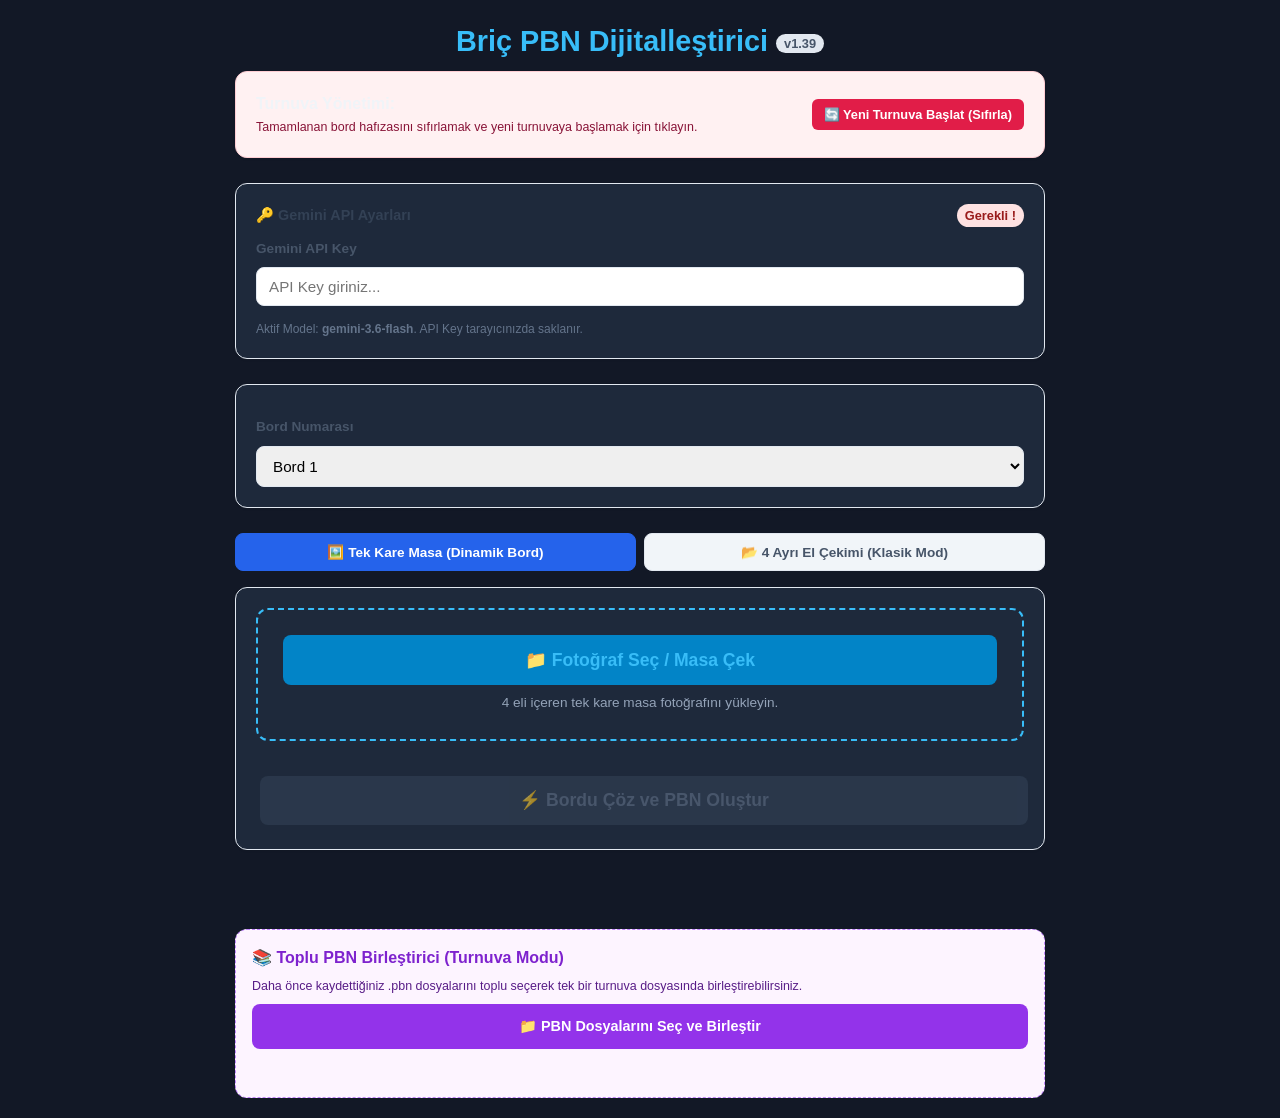
<file: index.html>
<!DOCTYPE html>
<html lang="tr">
<head>
    <meta charset="UTF-8">
    <meta name="viewport" content="width=device-width, initial-scale=1.0">
    <link rel="icon" href="data:,">
    <title>Briç PBN Dijitalleştirici v1.39</title>
    <link rel="stylesheet" href="style.css">
    <link rel="stylesheet" href="cropstyle.css">
    <script src="script.js"></script>
    <script src="cropscript.js"></script>
    <script src="prompts.js"></script>
</head>
<body>

    <h1>Briç PBN Dijitalleştirici <span class="version-tag">v1.39</span></h1>

    <!-- TURNUVA YÖNETİMİ / SIFIRLAMA PANELİ -->
    <div class="panel" style="background: #fff1f2; border-color: #fecdd3;">
        <div style="display: flex; justify-content: space-between; align-items: center; flex-wrap: wrap; gap: 10px;">
            <div>
                <strong>Turnuva Yönetimi:</strong>
                <div style="font-size: 0.78rem; color: #881337; margin-top: 2px;">Tamamlanan bord hafızasını sıfırlamak ve yeni turnuvaya başlamak için tıklayın.</div>
            </div>
            <div style="display: flex; gap: 8px; flex-wrap: wrap;">
                <button onclick="resetTournamentHistory()" style="background: #e11d48; color: white; border: none; padding: 8px 12px; border-radius: 6px; font-weight: 700; font-size: 0.8rem; cursor: pointer;">🔄 Yeni Turnuva Başlat (Sıfırla)</button>
            </div>
        </div>
    </div>

    <!-- Ayarlar Paneli (API Key Accordion) -->
    <div class="panel">
        <div class="api-accordion-header" onclick="toggleApiKeyPanel()">
            <span>🔑 Gemini API Ayarları</span>
            <span id="apiKeyStatusBadge" class="version-tag">Durum Kontrol Ediliyor...</span>
        </div>
        <div id="apiKeyContent" class="field-group" style="display: none;">
            <label for="apiKey">Gemini API Key</label>
            <input type="password" id="apiKey" placeholder="API Key giriniz..." onchange="saveApiKey()">
            <div style="font-size: 0.75rem; color: #64748b; margin-top: 6px;">
                Aktif Model: <strong>gemini-3.6-flash</strong>. API Key tarayıcınızda saklanır.
            </div>
        </div>
    </div>

    <!-- Bord Seçim Paneli -->
    <div class="panel">
        <div class="field-group">
            <label for="boardNo">Bord Numarası</label>
            <select id="boardNo" onchange="checkSelectedBoardStatus()">
                <!-- Dinamik doldurulacak (1 - 32) -->
            </select>
            <div id="boardWarning" style="font-size: 0.8rem; color: #d97706; margin-top: 4px; display: none;"></div>
        </div>
    </div>

    <!-- MOD SEÇİCİ SEKMELER -->
    <div class="mode-tabs">
        <button id="tabSingleTable" class="tab-btn active" onclick="switchMode('singleTable')">🖼️ Tek Kare Masa (Dinamik Bord)</button>
        <button id="tab4Photos" class="tab-btn" onclick="switchMode('4photos')">📂 4 Ayrı El Çekimi (Klasik Mod)</button>
    </div>

    <!-- MOD 1: YENİ VARSAYILAN TEK KARE MASA & KIRPMA ARACI -->
    <div id="modeSingleTableArea">
        <div class="panel">
            <div class="upload-area" onclick="document.getElementById('imageInput').click()">
                <div class="btn-upload">📁 Fotoğraf Seç / Masa Çek</div>
                <input type="file" id="imageInput" accept="image/*" style="display:none;" onchange="handleImageUpload(event)">
                <span class="upload-hint">4 eli içeren tek kare masa fotoğrafını yükleyin.</span>
            </div>

            <!-- MANUEL SLIDER AYARLARI -->
            <div class="controls-card" id="controlsCard" style="display: none;">
                <h3>⚙️ Kırpma Oranları ve Örtüşme Payları (Canlı Ayar)</h3>
                <div class="grid-controls">
                    <div class="control-group">
                        <label>KUZEY (NORTH - Üst Yükseklik): <span class="val-badge" id="valTop">38%</span></label>
                        <input type="range" id="sliderTop" min="20" max="60" value="38" oninput="updateCrops()">
                    </div>
                    <div class="control-group">
                        <label>GÜNEY (SOUTH - Alt Yükseklik): <span class="val-badge" id="valBottom">38%</span></label>
                        <input type="range" id="sliderBottom" min="20" max="60" value="38" oninput="updateCrops()">
                    </div>
                    <div class="control-group">
                        <label>BATI (WEST - Sol Genişlik): <span class="val-badge" id="valLeft">42%</span></label>
                        <input type="range" id="sliderLeft" min="20" max="60" value="42" oninput="updateCrops()">
                    </div>
                    <div class="control-group">
                        <label>DOĞU (EAST - Sağ Genişlik): <span class="val-badge" id="valRight">42%</span></label>
                        <input type="range" id="sliderRight" min="20" max="60" value="42" oninput="updateCrops()">
                    </div>
                </div>
                <p style="font-size:0.8rem; color:#94a3b8; margin-top: 10px;">* Kartların dışarıda kalmaması için orta kısımlarda bilinçli olarak örtüşme (overlap) bırakılmıştır.</p>
            </div>

            <div id="statusBanner" class="status-banner status-info" style="display:none;">
                ⚠️ Lütfen Kuzey (N) olan kutunun altındaki <strong>"🧭 Bu Kutu Kuzey (N)"</strong> butonuna tıklayın.
            </div>

            <!-- 4 BÖLGE KADRAJ GRIDI -->
            <div class="table-grid" id="tableGrid" style="display: none;">
                <!-- ÜST BÖLGE (Index 0) -->
                <div class="crop-card" id="cropCard-0">
                    <span class="region-label">Üst Bölge</span>
                    <span id="cropBadge-0" class="dir-badge unassigned">Seçilmedi</span>
                    <img id="cropPrev-0" class="crop-preview-img" alt="Üst">
                    <button class="btn-set-north" onclick="setNorthPosition(0)">🧭 Bu Kutu Kuzey (N)</button>
                </div>

                <!-- ORTA SATIR: SOL (Index 3) & SAĞ (Index 1) -->
                <div class="grid-middle-row">
                    <div class="crop-card" id="cropCard-3">
                        <span class="region-label">Sol Bölge</span>
                        <span id="cropBadge-3" class="dir-badge unassigned">Seçilmedi</span>
                        <img id="cropPrev-3" class="crop-preview-img" alt="Sol">
                        <button class="btn-set-north" onclick="setNorthPosition(3)">🧭 Bu Kutu Kuzey (N)</button>
                    </div>

                    <div class="crop-card" id="cropCard-1">
                        <span class="region-label">Sağ Bölge</span>
                        <span id="cropBadge-1" class="dir-badge unassigned">Seçilmedi</span>
                        <img id="cropPrev-1" class="crop-preview-img" alt="Sağ">
                        <button class="btn-set-north" onclick="setNorthPosition(1)">🧭 Bu Kutu Kuzey (N)</button>
                    </div>
                </div>

                <!-- ALT BÖLGE (Index 2) -->
                <div class="crop-card" id="cropCard-2">
                    <span class="region-label">Alt Bölge</span>
                    <span id="cropBadge-2" class="dir-badge unassigned">Seçilmedi</span>
                    <img id="cropPrev-2" class="crop-preview-img" alt="Alt">
                    <button class="btn-set-north" onclick="setNorthPosition(2)">🧭 Bu Kutu Kuzey (N)</button>
                </div>
            </div>

            <button id="btnSendToAnalysis" class="btn btn-success btn-large" disabled onclick="sendCropsToMainAnalysis()">
                ⚡ Bordu Çöz ve PBN Oluştur
            </button>
        </div>
    </div>

    <!-- MOD 2 (YEDEK KLASİK MOD): 4 AYRI GÖRSEL İLE ÇEKİM (GİZLİ BAŞLAR) -->
    <div id="mode4PhotosArea" style="display: none;">
        <div class="upload-options">
            <div class="upload-box">
                <label for="file-batch" class="btn-upload">
                    📂 Galeriden 4 Fotoğraf Seç
                </label>
                <input type="file" id="file-batch" accept="image/*" multiple style="display:none;" onchange="handleBatchFileSelect(event)">
                <div class="upload-desc">Dosya isimlerinden (NORTH, EAST vb.) yönler otomatik algılanır.</div>
            </div>

            <div class="upload-box sequential">
                <button id="btnSeqCamera" class="btn-upload seq-btn" onclick="triggerSeqCamera()">
                    📸 Sırayla Çek: Kuzey (1/4)
                </button>
                <input type="file" id="seqCameraInput" accept="image/*" capture="environment" style="display:none;" onchange="handleSeqCameraSelect(event)">
                <div id="seqDesc" class="upload-desc">Tek butonla N &rarr; E &rarr; S &rarr; W sırasıyla canlı çekim.</div>
                <span id="resetSeqBtn" class="reset-link" onclick="resetSeqFlow()">Sıralı çekimi sıfırla</span>
            </div>
        </div>

        <input type="file" id="singleFileInput" accept="image/*" style="display:none;" onchange="handleSingleFileSelect(event)">

        <!-- Gizli Önizlemeler (script.js uyumluluğu için) -->
        <div style="display:none;">
            <img id="preview-N" alt="Kuzey">
            <img id="preview-E" alt="Doğu">
            <img id="preview-S" alt="Güney">
            <img id="preview-W" alt="Batı">
        </div>
    </div>

    <div id="status" class="status-box"></div>

    <!-- Sonuç Paneli -->
    <div class="panel" id="resultPanel" style="display: none;">
        <div id="validationBox" class="validation-report"></div>
        
        <label>Üretilen PBN Metni (Doğrudan düzenlenebilir):</label>
        <textarea id="pbnOutput"></textarea>
        
        <div class="action-row">
            <button class="btn-action btn-copy" onclick="copyPbn()">📋 PBN'i Kopyala</button>
            <button class="btn-action btn-download-single" onclick="downloadSinglePbn()">💾 Bord PBN ve Arşiv İndir</button>
        </div>

        <div class="inspector-title">🔍 Hızlı Kontrol - Briç Eli Görünümü</div>
        <div class="inspector-grid" id="handsInspector"></div>
    </div>

    <!-- PBN BİRLEŞTİRİCİ (TURNUVA MODÜLÜ) -->
    <div class="merger-panel">
        <div class="merger-title">📚 Toplu PBN Birleştirici (Turnuva Modu)</div>
        <div class="upload-desc" style="margin-bottom: 10px; text-align: left; color: #581c87;">
            Daha önce kaydettiğiniz .pbn dosyalarını toplu seçerek tek bir turnuva dosyasında birleştirebilirsiniz.
        </div>
        <label for="mergeFileInput" class="btn-merge-select">
            📁 PBN Dosyalarını Seç ve Birleştir
        </label>
        <input type="file" id="mergeFileInput" accept=".pbn" multiple style="display:none;" onchange="handlePbnBatchMerge(event)">
        <div id="mergeStatus" class="status-box" style="margin-top: 8px; color: #7e22ce;"></div>
    </div>

</body>
</html>
</file>
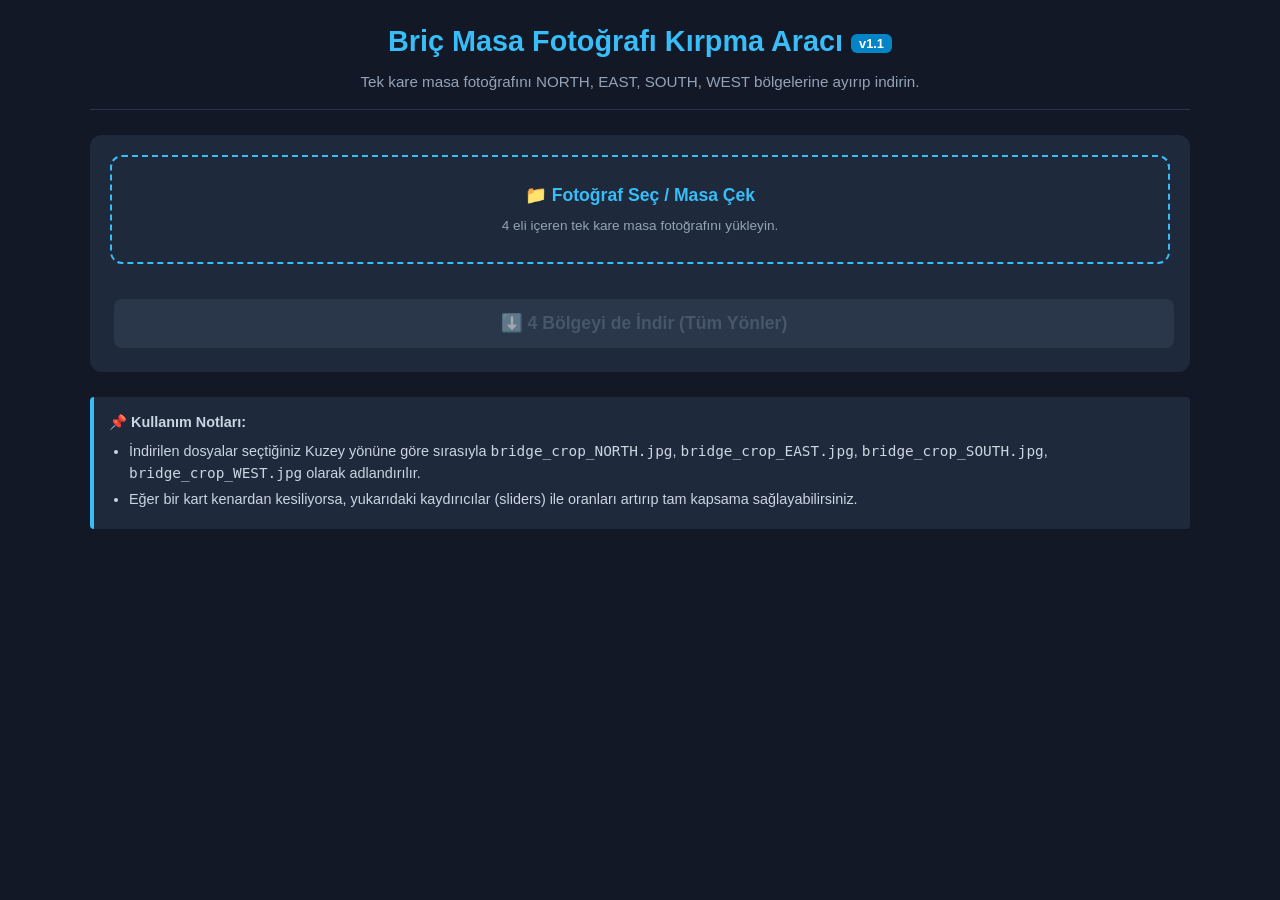
<file: crop.html>
<!DOCTYPE html>
<html lang="tr">
<head>
    <meta charset="UTF-8">
    <meta name="viewport" content="width=device-width, initial-scale=1.0">
    <title>Briç Masa Fotoğrafı Kırpma Aracı v1.1</title>
    <style>
        * { box-sizing: border-box; margin: 0; padding: 0; }
        body { font-family: -apple-system, BlinkMacSystemFont, "Segoe UI", Roboto, Helvetica, Arial, sans-serif; background: #121826; color: #f0f4f8; padding: 20px; line-height: 1.5; }
        .container { max-width: 1100px; margin: 0 auto; }
        header { text-align: center; margin-bottom: 25px; padding-bottom: 15px; border-bottom: 1px solid #2a3447; }
        h1 { font-size: 1.8rem; color: #38bdf8; margin-bottom: 8px; }
        .badge { background: #0284c7; color: #fff; padding: 2px 8px; border-radius: 6px; font-size: 0.8rem; vertical-align: middle; }
        p.subtitle { color: #94a3b8; font-size: 0.95rem; }

        .panel { background: #1e293b; padding: 20px; border-radius: 12px; margin-bottom: 25px; }
        .upload-area { background: #1e293b; border: 2px dashed #38bdf8; border-radius: 12px; padding: 25px; text-align: center; margin-bottom: 20px; cursor: pointer; transition: border-color 0.2s; }
        .upload-area:hover { border-color: #7dd3fc; }
        .btn-upload { color: #38bdf8; font-weight: 700; font-size: 1.1rem; }
        .upload-hint { color: #94a3b8; font-size: 0.85rem; margin-top: 8px; display: block; }

        .btn { display: inline-block; background: #0284c7; color: white; padding: 10px 20px; border-radius: 8px; font-weight: 600; cursor: pointer; border: none; font-size: 0.95rem; transition: background 0.2s; text-decoration: none; margin: 4px; }
        .btn:hover { background: #0369a1; }
        .btn:disabled { background: #334155; color: #64748b; cursor: not-allowed; opacity: 0.6; }
        .btn-success { background: #10b981; }
        .btn-success:hover { background: #059669; }
        .btn-large { width: 100%; padding: 14px; font-size: 1.1rem; margin-top: 15px; }

        /* MANUEL SLIDER PANELSİ */
        .controls-card { background: #0f172a; padding: 18px; border-radius: 10px; margin-bottom: 20px; border: 1px solid #334155; }
        .controls-card h3 { font-size: 1rem; color: #f1f5f9; margin-bottom: 15px; border-bottom: 1px solid #1e293b; padding-bottom: 8px; }
        .grid-controls { display: grid; grid-template-columns: repeat(auto-fit, minmax(220px, 1fr)); gap: 15px; }
        .control-group { background: #1e293b; padding: 12px; border-radius: 8px; }
        .control-group label { display: block; font-size: 0.85rem; color: #cbd5e1; margin-bottom: 6px; }
        .control-group input[type="range"] { width: 100%; cursor: pointer; }
        .val-badge { float: right; color: #38bdf8; font-weight: bold; }

        /* UYARI BANNERI */
        .status-banner { padding: 12px 16px; border-radius: 8px; margin-bottom: 20px; font-size: 0.95rem; text-align: center; }
        .status-info { background: #0f172a; border: 1px solid #38bdf8; color: #7dd3fc; }
        .status-success { background: #064e3b; border: 1px solid #10b981; color: #6ee7b7; }

        /* KADRAJ GRID DÜZENİ */
        .table-grid { display: flex; flex-direction: column; align-items: center; gap: 15px; margin: 20px 0; }
        .grid-middle-row { display: flex; justify-content: center; gap: 15px; width: 100%; flex-wrap: wrap; }

        .crop-card { background: #1e293b; border-radius: 12px; border: 1px solid #334155; padding: 12px; width: 280px; display: flex; flex-direction: column; align-items: center; transition: all 0.2s; }
        .crop-card.is-north { border: 2px solid #38bdf8; box-shadow: 0 0 12px rgba(56, 189, 248, 0.3); }
        .crop-card.is-assigned { border: 1px solid #10b981; }

        .region-label { font-size: 0.85rem; color: #94a3b8; font-weight: 600; text-transform: uppercase; margin-bottom: 6px; }

        /* YÖN ETİKETLERİ */
        .dir-badge { font-size: 0.8rem; font-weight: 700; padding: 4px 10px; border-radius: 20px; margin-bottom: 8px; }
        .dir-badge.unassigned { background: #334155; color: #94a3b8; }
        .dir-badge.badge-N { background: #0284c7; color: #fff; }
        .dir-badge.badge-E { background: #d97706; color: #fff; }
        .dir-badge.badge-S { background: #16a34a; color: #fff; }
        .dir-badge.badge-W { background: #9333ea; color: #fff; }

        /* GÖRSEL BOYUT KISITLAMASI */
        .crop-preview-img { width: 100%; max-height: 200px; object-fit: contain; border-radius: 6px; border: 1px solid #0f172a; background: #090d16; margin: 8px 0; display: block; }

        .btn-set-north { background: #0f172a; color: #38bdf8; border: 1px solid #38bdf8; padding: 8px 12px; border-radius: 6px; font-size: 0.85rem; font-weight: 600; cursor: pointer; width: 100%; margin-top: 6px; transition: all 0.2s; }
        .btn-set-north:hover { background: #38bdf8; color: #0f172a; }

        .info-box { background: #1e293b; border-left: 4px solid #38bdf8; padding: 15px; border-radius: 4px; margin-top: 25px; font-size: 0.9rem; color: #cbd5e1; }
        .info-box ul { margin-left: 20px; margin-top: 8px; }
        .info-box li { margin-bottom: 4px; }
    </style>
</head>
<body>

    <div class="container">
        <header>
            <h1>Briç Masa Fotoğrafı Kırpma Aracı <span class="badge">v1.1</span></h1>
            <p class="subtitle">Tek kare masa fotoğrafını NORTH, EAST, SOUTH, WEST bölgelerine ayırıp indirin.</p>
        </header>

        <div class="panel">
            <div class="upload-area" onclick="document.getElementById('imageInput').click()">
                <div class="btn-upload">📁 Fotoğraf Seç / Masa Çek</div>
                <input type="file" id="imageInput" accept="image/*" style="display:none;" onchange="handleImageUpload(event)">
                <span class="upload-hint">4 eli içeren tek kare masa fotoğrafını yükleyin.</span>
            </div>

            <!-- MANUEL SLIDER AYARLARI (Orijinal Yüzdeler & ID'ler) -->
            <div class="controls-card" id="controlsCard" style="display: none;">
                <h3>⚙️ Kırpma Oranları ve Örtüşme Payları (Canlı Ayar)</h3>
                <div class="grid-controls">
                    <div class="control-group">
                        <label>KUZEY (NORTH - Üst Yükseklik): <span class="val-badge" id="valTop">38%</span></label>
                        <input type="range" id="sliderTop" min="20" max="60" value="38" oninput="updateCrops()">
                    </div>
                    <div class="control-group">
                        <label>GÜNEY (SOUTH - Alt Yükseklik): <span class="val-badge" id="valBottom">38%</span></label>
                        <input type="range" id="sliderBottom" min="20" max="60" value="38" oninput="updateCrops()">
                    </div>
                    <div class="control-group">
                        <label>BATI (WEST - Sol Genişlik): <span class="val-badge" id="valLeft">42%</span></label>
                        <input type="range" id="sliderLeft" min="20" max="60" value="42" oninput="updateCrops()">
                    </div>
                    <div class="control-group">
                        <label>DOĞU (EAST - Sağ Genişlik): <span class="val-badge" id="valRight">42%</span></label>
                        <input type="range" id="sliderRight" min="20" max="60" value="42" oninput="updateCrops()">
                    </div>
                </div>
                <p style="font-size:0.8rem; color:#94a3b8; margin-top: 10px;">* Kartların dışarıda kalmaması için orta kısımlarda bilinçli olarak örtüşme (overlap) bırakılmıştır.</p>
            </div>

            <div id="statusBanner" class="status-banner status-info" style="display:none;">
                ⚠️ Lütfen Kuzey (N) olan kutunun altındaki <strong>"🧭 Bu Kutu Kuzey (N)"</strong> butonuna tıklayın.
            </div>

            <!-- 4 BÖLGE KADRAJ GRIDI -->
            <div class="table-grid" id="tableGrid" style="display: none;">
                
                <!-- ÜST BÖLGE (Index 0) -->
                <div class="crop-card" id="cropCard-0">
                    <span class="region-label">Üst Bölge</span>
                    <span id="cropBadge-0" class="dir-badge unassigned">Seçilmedi</span>
                    <img id="cropPrev-0" class="crop-preview-img" alt="Üst">
                    <button class="btn-set-north" onclick="setNorthPosition(0)">🧭 Bu Kutu Kuzey (N)</button>
                </div>

                <!-- ORTA SATIR: SOL (Index 3) & SAĞ (Index 1) -->
                <div class="grid-middle-row">
                    <div class="crop-card" id="cropCard-3">
                        <span class="region-label">Sol Bölge</span>
                        <span id="cropBadge-3" class="dir-badge unassigned">Seçilmedi</span>
                        <img id="cropPrev-3" class="crop-preview-img" alt="Sol">
                        <button class="btn-set-north" onclick="setNorthPosition(3)">🧭 Bu Kutu Kuzey (N)</button>
                    </div>

                    <div class="crop-card" id="cropCard-1">
                        <span class="region-label">Sağ Bölge</span>
                        <span id="cropBadge-1" class="dir-badge unassigned">Seçilmedi</span>
                        <img id="cropPrev-1" class="crop-preview-img" alt="Sağ">
                        <button class="btn-set-north" onclick="setNorthPosition(1)">🧭 Bu Kutu Kuzey (N)</button>
                    </div>
                </div>

                <!-- ALT BÖLGE (Index 2) -->
                <div class="crop-card" id="cropCard-2">
                    <span class="region-label">Alt Bölge</span>
                    <span id="cropBadge-2" class="dir-badge unassigned">Seçilmedi</span>
                    <img id="cropPrev-2" class="crop-preview-img" alt="Alt">
                    <button class="btn-set-north" onclick="setNorthPosition(2)">🧭 Bu Kutu Kuzey (N)</button>
                </div>

            </div>

            <button id="btnDownload" class="btn btn-success btn-large" disabled onclick="downloadAllCrops()">
                ⬇️ 4 Bölgeyi de İndir (Tüm Yönler)
            </button>
        </div>

        <div class="info-box">
            <strong>📌 Kullanım Notları:</strong>
            <ul>
                <li>İndirilen dosyalar seçtiğiniz Kuzey yönüne göre sırasıyla <code>bridge_crop_NORTH.jpg</code>, <code>bridge_crop_EAST.jpg</code>, <code>bridge_crop_SOUTH.jpg</code>, <code>bridge_crop_WEST.jpg</code> olarak adlandırılır.</li>
                <li>Eğer bir kart kenardan kesiliyorsa, yukarıdaki kaydırıcılar (sliders) ile oranları artırıp tam kapsama sağlayabilirsiniz.</li>
            </ul>
        </div>
    </div>

    <script>
        const dirNames = ['N', 'E', 'S', 'W'];
        const dirLabels = { N: 'KUZEY (N)', E: 'DOĞU (E)', S: 'GÜNEY (S)', W: 'BATI (W)' };
        const dirFileSuffix = { N: 'NORTH', E: 'EAST', S: 'SOUTH', W: 'WEST' };

        let loadedImage = null;
        let activeNorthIndex = null;
        const boxCanvases = [null, null, null, null];
        const boxAssignedDirs = [null, null, null, null];

        function handleImageUpload(e) {
            const file = e.target.files[0];
            if (!file) return;

            const reader = new FileReader();
            reader.onload = function(evt) {
                const img = new Image();
                img.onload = function() {
                    loadedImage = img;
                    document.getElementById('controlsCard').style.display = 'block';
                    document.getElementById('tableGrid').style.display = 'flex';
                    document.getElementById('statusBanner').style.display = 'block';
                    updateCrops();
                    resetDirections();
                };
                img.src = evt.target.result;
            };
            reader.readAsDataURL(file);
        }

        function updateCrops() {
            if (!loadedImage) return;

            const topPct = parseInt(document.getElementById('sliderTop').value) / 100;
            const bottomPct = parseInt(document.getElementById('sliderBottom').value) / 100;
            const leftPct = parseInt(document.getElementById('sliderLeft').value) / 100;
            const rightPct = parseInt(document.getElementById('sliderRight').value) / 100;

            document.getElementById('valTop').innerText = Math.round(topPct * 100) + '%';
            document.getElementById('valBottom').innerText = Math.round(bottomPct * 100) + '%';
            document.getElementById('valLeft').innerText = Math.round(leftPct * 100) + '%';
            document.getElementById('valRight').innerText = Math.round(rightPct * 100) + '%';

            const w = loadedImage.naturalWidth;
            const h = loadedImage.naturalHeight;

            // Ilk çalışan kodunuzun birebir bölge hesaplamaları:
            // Box 0: Üst (Top)
            // Box 1: Sağ (East)
            // Box 2: Alt (Bottom)
            // Box 3: Sol (West)
            const cropSpecs = [
                { x: 0, y: 0, width: w, height: topPct * h },                          // Box 0 (Üst)
                { x: (1 - rightPct) * w, y: 0.18 * h, width: rightPct * w, height: 0.64 * h }, // Box 1 (Sağ)
                { x: 0, y: (1 - bottomPct) * h, width: w, height: bottomPct * h },     // Box 2 (Alt)
                { x: 0, y: 0.18 * h, width: leftPct * w, height: 0.64 * h }            // Box 3 (Sol)
            ];

            for (let i = 0; i < 4; i++) {
                const spec = cropSpecs[i];
                const canvas = document.createElement('canvas');
                canvas.width = Math.round(spec.width);
                canvas.height = Math.round(spec.height);

                const ctx = canvas.getContext('2d');
                ctx.drawImage(
                    loadedImage,
                    Math.round(spec.x), Math.round(spec.y), Math.round(spec.width), Math.round(spec.height),
                    0, 0, canvas.width, canvas.height
                );

                boxCanvases[i] = canvas;
                document.getElementById(`cropPrev-${i}`).src = canvas.toDataURL('image/jpeg', 0.92);
            }
        }

        function resetDirections() {
            activeNorthIndex = null;
            for (let i = 0; i < 4; i++) {
                boxAssignedDirs[i] = null;
                const card = document.getElementById(`cropCard-${i}`);
                const badge = document.getElementById(`cropBadge-${i}`);
                
                if (card) card.className = 'crop-card';
                if (badge) {
                    badge.className = 'dir-badge unassigned';
                    badge.innerText = 'Seçilmedi';
                }
            }
            document.getElementById('btnDownload').disabled = true;
            
            const banner = document.getElementById('statusBanner');
            banner.className = 'status-banner status-info';
            banner.innerHTML = '⚠️ Lütfen Kuzey (N) olan kutunun altındaki <strong>"🧭 Bu Kutu Kuzey (N)"</strong> butonuna tıklayın.';
        }

        function setNorthPosition(northIndex) {
            activeNorthIndex = northIndex;

            for (let k = 0; k < 4; k++) {
                const boxIdx = (northIndex + k) % 4;
                const dir = dirNames[k];
                boxAssignedDirs[boxIdx] = dir;

                const card = document.getElementById(`cropCard-${boxIdx}`);
                const badge = document.getElementById(`cropBadge-${boxIdx}`);

                if (card) card.className = boxIdx === northIndex ? 'crop-card is-north' : 'crop-card is-assigned';
                if (badge) {
                    badge.className = `dir-badge badge-${dir}`;
                    badge.innerText = dirLabels[dir];
                }
            }

            document.getElementById('btnDownload').disabled = false;

            const banner = document.getElementById('statusBanner');
            banner.className = 'status-banner status-success';
            banner.innerHTML = '✅ Kuzey belirlendi! Tüm yönler saat yönünde (N → E → S → W) atandı. İndirebilirsiniz.';
        }

        async function downloadAllCrops() {
            if (activeNorthIndex === null) return;

            const downloadBtn = document.getElementById('btnDownload');
            downloadBtn.disabled = true;
            downloadBtn.innerText = '⏳ Fotoğraflar İndiriliyor...';

            for (let i = 0; i < 4; i++) {
                const canvas = boxCanvases[i];
                const dir = boxAssignedDirs[i];
                if (!canvas || !dir) continue;

                const fileName = `bridge_crop_${dirFileSuffix[dir]}.jpg`;
                const dataUrl = canvas.toDataURL('image/jpeg', 0.95);

                const link = document.createElement('a');
                link.href = dataUrl;
                link.download = fileName;
                document.body.appendChild(link);
                link.click();
                document.body.removeChild(link);

                await new Promise(resolve => setTimeout(resolve, 300));
            }

            downloadBtn.disabled = false;
            downloadBtn.innerText = '⬇️ 4 Bölgeyi de İndir (Tüm Yönler)';
        }
    </script>
</body>
</html>
</file>
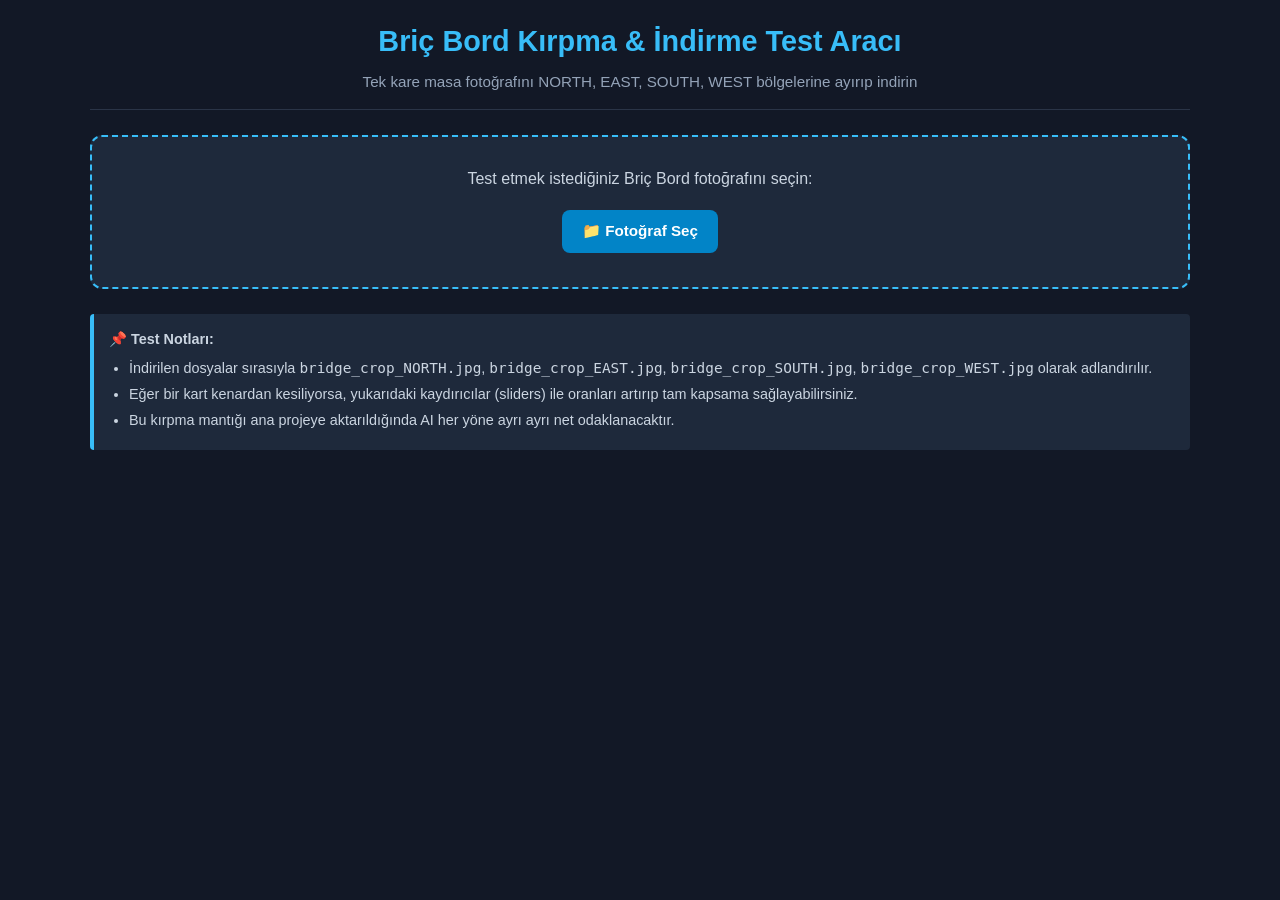
<file: crop1.html>
<!DOCTYPE html>
<html lang="tr">
<head>
    <meta charset="UTF-8">
    <meta name="viewport" content="width=device-width, initial-scale=1.0">
    <title>Briç Bord Fotoğrafı 4 Bölge Kırpma Testi</title>
    <style>
        * { box-sizing: border-box; margin: 0; padding: 0; }
        body { font-family: -apple-system, BlinkMacSystemFont, "Segoe UI", Roboto, Helvetica, Arial, sans-serif; background: #121826; color: #f0f4f8; padding: 20px; line-height: 1.5; }
        .container { max-width: 1100px; margin: 0 auto; }
        header { text-align: center; margin-bottom: 25px; padding-bottom: 15px; border-bottom: 1px solid #2a3447; }
        h1 { font-size: 1.8rem; color: #38bdf8; margin-bottom: 8px; }
        p.subtitle { color: #94a3b8; font-size: 0.95rem; }
        
        .upload-card { background: #1e293b; border: 2px dashed #38bdf8; border-radius: 12px; padding: 30px; text-align: center; margin-bottom: 25px; transition: border-color 0.2s; }
        .upload-card:hover { border-color: #7dd3fc; }
        input[type="file"] { display: none; }
        .btn { display: inline-block; background: #0284c7; color: white; padding: 10px 20px; border-radius: 8px; font-weight: 600; cursor: pointer; border: none; font-size: 0.95rem; transition: background 0.2s; text-decoration: none; margin: 4px; }
        .btn:hover { background: #0369a1; }
        .btn-success { background: #10b981; }
        .btn-success:hover { background: #059669; }
        
        .controls-card { background: #1e293b; padding: 20px; border-radius: 12px; margin-bottom: 25px; display: none; }
        .controls-card h3 { font-size: 1.1rem; color: #f1f5f9; margin-bottom: 15px; }
        .grid-controls { display: grid; grid-template-columns: repeat(auto-fit, minmax(220px, 1fr)); gap: 15px; margin-bottom: 15px; }
        .control-group { background: #0f172a; padding: 12px; border-radius: 8px; }
        .control-group label { display: block; font-size: 0.85rem; color: #cbd5e1; margin-bottom: 5px; }
        .control-group input[type="range"] { width: 100%; }
        .val-badge { float: right; color: #38bdf8; font-weight: bold; }

        .actions-bar { text-align: center; margin: 20px 0; display: none; }

        .preview-grid { display: grid; grid-template-columns: repeat(auto-fit, minmax(260px, 1fr)); gap: 20px; }
        .crop-card { background: #1e293b; border-radius: 12px; overflow: hidden; border: 1px solid #334155; display: flex; flex-direction: column; }
        .crop-card-header { background: #0f172a; padding: 12px 16px; display: flex; justify-content: space-between; align-items: center; border-bottom: 1px solid #334155; }
        .crop-title { font-weight: 700; color: #38bdf8; font-size: 1rem; }
        .crop-card-body { padding: 15px; text-align: center; flex-grow: 1; display: flex; align-items: center; justify-content: center; background: #090d16; min-height: 200px; }
        .crop-card-body img { max-width: 100%; max-height: 280px; object-fit: contain; border-radius: 6px; border: 1px solid #1e293b; }
        .crop-card-footer { padding: 12px; text-align: center; background: #1e293b; border-top: 1px solid #334155; }

        .info-box { background: #1e293b; border-left: 4px solid #38bdf8; padding: 15px; border-radius: 4px; margin-top: 25px; font-size: 0.9rem; color: #cbd5e1; }
        .info-box ul { margin-left: 20px; margin-top: 8px; }
        .info-box li { margin-bottom: 4px; }
    </style>
</head>
<body>
    <div class="container">
        <header>
            <h1>Briç Bord Kırpma &amp; İndirme Test Aracı</h1>
            <p class="subtitle">Tek kare masa fotoğrafını NORTH, EAST, SOUTH, WEST bölgelerine ayırıp indirin</p>
        </header>

        <div class="upload-card">
            <p style="margin-bottom: 15px; color: #cbd5e1;">Test etmek istediğiniz Briç Bord fotoğrafını seçin:</p>
            <label class="btn">
                📁 Fotoğraf Seç
                <input type="file" id="imageInput" accept="image/*" onchange="handleImageUpload(event)">
            </label>
        </div>

        <div class="controls-card" id="controlsCard">
            <h3>⚙️ Kırpma Oranları ve Örtüşme Payları (Canlı Ayar)</h3>
            <div class="grid-controls">
                <div class="control-group">
                    <label>KUZEY (NORTH - Üst Yükseklik): <span class="val-badge" id="valTop">38%</span></label>
                    <input type="range" id="sliderTop" min="20" max="60" value="38" oninput="updateCrops()">
                </div>
                <div class="control-group">
                    <label>GÜNEY (SOUTH - Alt Yükseklik): <span class="val-badge" id="valBottom">38%</span></label>
                    <input type="range" id="sliderBottom" min="20" max="60" value="38" oninput="updateCrops()">
                </div>
                <div class="control-group">
                    <label>BATI (WEST - Sol Genişlik): <span class="val-badge" id="valLeft">42%</span></label>
                    <input type="range" id="sliderLeft" min="20" max="60" value="42" oninput="updateCrops()">
                </div>
                <div class="control-group">
                    <label>DOĞU (EAST - Sağ Genişlik): <span class="val-badge" id="valRight">42%</span></label>
                    <input type="range" id="sliderRight" min="20" max="60" value="42" oninput="updateCrops()">
                </div>
            </div>
            <p style="font-size:0.8rem; color:#94a3b8;">* Kartların dışarıda kalmaması için orta kısımlarda bilinçli olarak örtüşme (overlap) bırakılmıştır.</p>
        </div>

        <div class="actions-bar" id="actionsBar">
            <button class="btn btn-success" onclick="downloadAllCrops()">⬇️ 4 Bölgeyi de İndir (Tüm Yönler)</button>
        </div>

        <div class="preview-grid" id="previewGrid" style="display:none;">
            <!-- NORTH -->
            <div class="crop-card">
                <div class="crop-card-header">
                    <span class="crop-title">⬆️ NORTH (Kuzey / Üst)</span>
                    <span style="font-size:0.75rem; color:#94a3b8;">bridge_crop_NORTH.jpg</span>
                </div>
                <div class="crop-card-body">
                    <img id="imgNORTH" alt="NORTH">
                </div>
                <div class="crop-card-footer">
                    <button class="btn" onclick="downloadSingle('NORTH')">⬇️ İndir: NORTH</button>
                </div>
            </div>

            <!-- EAST -->
            <div class="crop-card">
                <div class="crop-card-header">
                    <span class="crop-title">➡️ EAST (Doğu / Sağ)</span>
                    <span style="font-size:0.75rem; color:#94a3b8;">bridge_crop_EAST.jpg</span>
                </div>
                <div class="crop-card-body">
                    <img id="imgEAST" alt="EAST">
                </div>
                <div class="crop-card-footer">
                    <button class="btn" onclick="downloadSingle('EAST')">⬇️ İndir: EAST</button>
                </div>
            </div>

            <!-- SOUTH -->
            <div class="crop-card">
                <div class="crop-card-header">
                    <span class="crop-title">⬇️ SOUTH (Güney / Alt)</span>
                    <span style="font-size:0.75rem; color:#94a3b8;">bridge_crop_SOUTH.jpg</span>
                </div>
                <div class="crop-card-body">
                    <img id="imgSOUTH" alt="SOUTH">
                </div>
                <div class="crop-card-footer">
                    <button class="btn" onclick="downloadSingle('SOUTH')">⬇️ İndir: SOUTH</button>
                </div>
            </div>

            <!-- WEST -->
            <div class="crop-card">
                <div class="crop-card-header">
                    <span class="crop-title">⬅️ WEST (Batı / Sol)</span>
                    <span style="font-size:0.75rem; color:#94a3b8;">bridge_crop_WEST.jpg</span>
                </div>
                <div class="crop-card-body">
                    <img id="imgWEST" alt="WEST">
                </div>
                <div class="crop-card-footer">
                    <button class="btn" onclick="downloadSingle('WEST')">⬇️ İndir: WEST</button>
                </div>
            </div>
        </div>

        <div class="info-box">
            <strong>📌 Test Notları:</strong>
            <ul>
                <li>İndirilen dosyalar sırasıyla <code>bridge_crop_NORTH.jpg</code>, <code>bridge_crop_EAST.jpg</code>, <code>bridge_crop_SOUTH.jpg</code>, <code>bridge_crop_WEST.jpg</code> olarak adlandırılır.</li>
                <li>Eğer bir kart kenardan kesiliyorsa, yukarıdaki kaydırıcılar (sliders) ile oranları artırıp tam kapsama sağlayabilirsiniz.</li>
                <li>Bu kırpma mantığı ana projeye aktarıldığında AI her yöne ayrı ayrı net odaklanacaktır.</li>
            </ul>
        </div>
    </div>

    <script>
        let loadedImage = null;
        const cropData = {};

        function handleImageUpload(e) {
            const file = e.target.files[0];
            if (!file) return;

            const reader = new FileReader();
            reader.onload = function(evt) {
                const img = new Image();
                img.onload = function() {
                    loadedImage = img;
                    document.getElementById('controlsCard').style.display = 'block';
                    document.getElementById('actionsBar').style.display = 'block';
                    document.getElementById('previewGrid').style.display = 'grid';
                    updateCrops();
                };
                img.src = evt.target.result;
            };
            reader.readAsDataURL(file);
        }

        function updateCrops() {
            if (!loadedImage) return;

            const topPct = parseInt(document.getElementById('sliderTop').value) / 100;
            const bottomPct = parseInt(document.getElementById('sliderBottom').value) / 100;
            const leftPct = parseInt(document.getElementById('sliderLeft').value) / 100;
            const rightPct = parseInt(document.getElementById('sliderRight').value) / 100;

            document.getElementById('valTop').innerText = Math.round(topPct * 100) + '%';
            document.getElementById('valBottom').innerText = Math.round(bottomPct * 100) + '%';
            document.getElementById('valLeft').innerText = Math.round(leftPct * 100) + '%';
            document.getElementById('valRight').innerText = Math.round(rightPct * 100) + '%';

            const w = loadedImage.naturalWidth;
            const h = loadedImage.naturalHeight;

            // Region definitions based on percentages
            const regions = {
                NORTH: { x: 0, y: 0, w: 1, h: topPct },
                SOUTH: { x: 0, y: 1 - bottomPct, w: 1, h: bottomPct },
                WEST:  { x: 0, y: 0.18, w: leftPct, h: 0.64 },
                EAST:  { x: 1 - rightPct, y: 0.18, w: rightPct, h: 0.64 }
            };

            for (const [key, rect] of Object.entries(regions)) {
                const canvas = document.createElement('canvas');
                canvas.width = Math.round(w * rect.w);
                canvas.height = Math.round(h * rect.h);

                const ctx = canvas.getContext('2d');
                ctx.drawImage(
                    loadedImage,
                    Math.round(w * rect.x), Math.round(h * rect.y), Math.round(w * rect.w), Math.round(h * rect.h),
                    0, 0, canvas.width, canvas.height
                );

                const dataUrl = canvas.toDataURL('image/jpeg', 0.92);
                cropData[key] = dataUrl;
                document.getElementById('img' + key).src = dataUrl;
            }
        }

        function downloadSingle(dir) {
            if (!cropData[dir]) return;
            const link = document.createElement('a');
            link.href = cropData[dir];
            link.download = `bridge_crop_${dir}.jpg`;
            document.body.appendChild(link);
            link.click();
            document.body.removeChild(link);
        }

        function downloadAllCrops() {
            const directions = ['NORTH', 'EAST', 'SOUTH', 'WEST'];
            directions.forEach((dir, index) => {
                setTimeout(() => {
                    downloadSingle(dir);
                }, index * 300); // 300ms delay between downloads to prevent browser blocking
            });
        }
    </script>
</body>
</html>
</file>
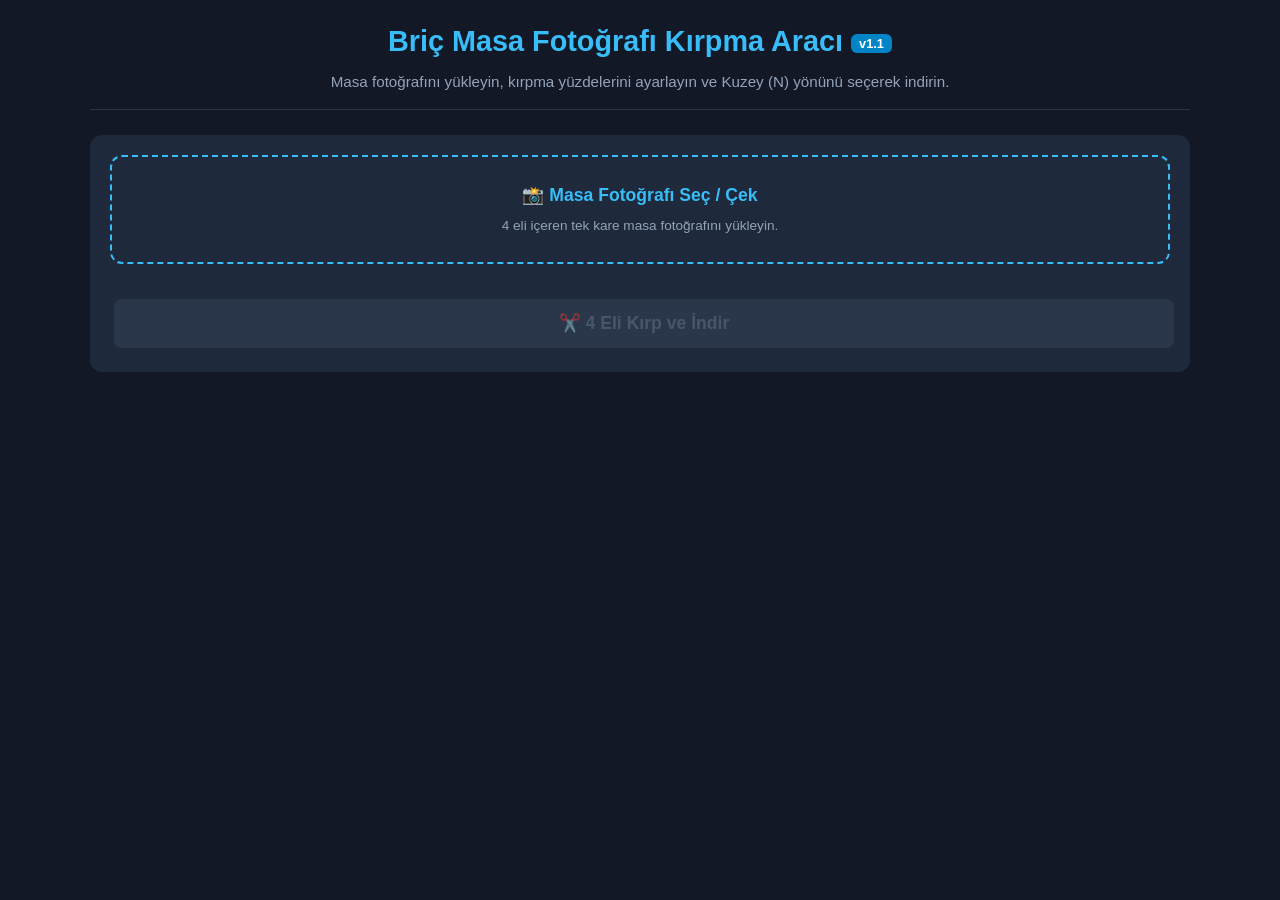
<file: cropHATALICROP.html>
<!DOCTYPE html>
<html lang="tr">
<head>
    <meta charset="UTF-8">
    <meta name="viewport" content="width=device-width, initial-scale=1.0">
    <title>Briç Fotoğraf Kırpma Aracı v1.1</title>
    <style>
        * { box-sizing: border-box; margin: 0; padding: 0; }
        body { font-family: -apple-system, BlinkMacSystemFont, "Segoe UI", Roboto, Helvetica, Arial, sans-serif; background: #121826; color: #f0f4f8; padding: 20px; line-height: 1.5; }
        .container { max-width: 1100px; margin: 0 auto; }
        header { text-align: center; margin-bottom: 25px; padding-bottom: 15px; border-bottom: 1px solid #2a3447; }
        h1 { font-size: 1.8rem; color: #38bdf8; margin-bottom: 8px; }
        .badge { background: #0284c7; color: #fff; padding: 2px 8px; border-radius: 6px; font-size: 0.8rem; vertical-align: middle; }
        p.subtitle { color: #94a3b8; font-size: 0.95rem; }

        .panel { background: #1e293b; padding: 20px; border-radius: 12px; margin-bottom: 25px; }
        .upload-area { background: #1e293b; border: 2px dashed #38bdf8; border-radius: 12px; padding: 25px; text-align: center; margin-bottom: 20px; cursor: pointer; transition: border-color 0.2s; }
        .upload-area:hover { border-color: #7dd3fc; }
        .btn-upload { color: #38bdf8; font-weight: 700; font-size: 1.1rem; }
        .upload-hint { color: #94a3b8; font-size: 0.85rem; margin-top: 8px; display: block; }

        .btn { display: inline-block; background: #0284c7; color: white; padding: 10px 20px; border-radius: 8px; font-weight: 600; cursor: pointer; border: none; font-size: 0.95rem; transition: background 0.2s; text-decoration: none; margin: 4px; }
        .btn:hover { background: #0369a1; }
        .btn:disabled { background: #334155; color: #64748b; cursor: not-allowed; opacity: 0.6; }
        .btn-success { background: #10b981; }
        .btn-success:hover { background: #059669; }
        .btn-large { width: 100%; padding: 14px; font-size: 1.1rem; margin-top: 15px; }

        /* KIRMAMA AYARLARI (%) */
        .controls-card { background: #0f172a; padding: 18px; border-radius: 10px; margin-bottom: 20px; border: 1px solid #334155; }
        .controls-card h3 { font-size: 1rem; color: #f1f5f9; margin-bottom: 15px; border-bottom: 1px solid #1e293b; padding-bottom: 8px; }
        .grid-controls { display: grid; grid-template-columns: repeat(auto-fit, minmax(220px, 1fr)); gap: 15px; }
        .control-group { background: #1e293b; padding: 12px; border-radius: 8px; }
        .control-group label { display: block; font-size: 0.85rem; color: #cbd5e1; margin-bottom: 6px; }
        .control-group input[type="range"] { width: 100%; cursor: pointer; }
        .val-badge { float: right; color: #38bdf8; font-weight: bold; }

        /* UYARI BANNERI */
        .status-banner { padding: 12px 16px; border-radius: 8px; margin-bottom: 20px; font-size: 0.95rem; text-align: center; }
        .status-info { background: #0f172a; border: 1px solid #38bdf8; color: #7dd3fc; }
        .status-success { background: #064e3b; border: 1px solid #10b981; color: #6ee7b7; }

        /* KADRAJ GRID DÜZENİ */
        .table-grid { display: flex; flex-direction: column; align-items: center; gap: 15px; margin: 20px 0; }
        .grid-middle-row { display: flex; justify-content: center; gap: 15px; width: 100%; flex-wrap: wrap; }

        .crop-card { background: #1e293b; border-radius: 12px; border: 1px solid #334155; padding: 12px; width: 280px; display: flex; flex-direction: column; align-items: center; transition: all 0.2s; }
        .crop-card.is-north { border: 2px solid #38bdf8; box-shadow: 0 0 12px rgba(56, 189, 248, 0.3); }
        .crop-card.is-assigned { border: 1px solid #10b981; }

        .region-label { font-size: 0.85rem; color: #94a3b8; font-weight: 600; text-transform: uppercase; margin-bottom: 6px; }

        /* YÖN ETİKETLERİ */
        .dir-badge { font-size: 0.8rem; font-weight: 700; padding: 4px 10px; border-radius: 20px; margin-bottom: 8px; }
        .dir-badge.unassigned { background: #334155; color: #94a3b8; }
        .dir-badge.badge-N { background: #0284c7; color: #fff; }
        .dir-badge.badge-E { background: #d97706; color: #fff; }
        .dir-badge.badge-S { background: #16a34a; color: #fff; }
        .dir-badge.badge-W { background: #9333ea; color: #fff; }

        /* GÖRSEL BOYUT KISITLAMASI */
        .crop-preview-img { width: 100%; max-height: 200px; object-fit: contain; border-radius: 6px; border: 1px solid #0f172a; background: #090d16; margin: 8px 0; display: block; }

        .btn-set-north { background: #0f172a; color: #38bdf8; border: 1px solid #38bdf8; padding: 8px 12px; border-radius: 6px; font-size: 0.85rem; font-weight: 600; cursor: pointer; width: 100%; margin-top: 6px; transition: all 0.2s; }
        .btn-set-north:hover { background: #38bdf8; color: #0f172a; }
    </style>
</head>
<body>

    <div class="container">
        <header>
            <h1>Briç Masa Fotoğrafı Kırpma Aracı <span class="badge">v1.1</span></h1>
            <p class="subtitle">Masa fotoğrafını yükleyin, kırpma yüzdelerini ayarlayın ve Kuzey (N) yönünü seçerek indirin.</p>
        </header>

        <div class="panel">
            <div class="upload-area" onclick="document.getElementById('cropFileInput').click()">
                <div class="btn-upload">📸 Masa Fotoğrafı Seç / Çek</div>
                <input type="file" id="cropFileInput" accept="image/*" style="display:none;" onchange="handleImageSelect(event)">
                <span class="upload-hint">4 eli içeren tek kare masa fotoğrafını yükleyin.</span>
            </div>

            <!-- KIRMAMA HASSAS AYARLARI (%) SLIDER PANELSİ -->
            <div class="controls-card" id="controlsCard" style="display: none;">
                <h3>⚙️ Kırpma Hassas Ayarları (%)</h3>
                <div class="grid-controls">
                    <div class="control-group">
                        <label>Üst / Alt Derinlik (%): <span id="valCropY" class="val-badge">42%</span></label>
                        <input type="range" id="inputCropY" min="20" max="60" value="42" oninput="updateCropParams()">
                    </div>
                    <div class="control-group">
                        <label>Sağ / Sol Derinlik (%): <span id="valCropX" class="val-badge">42%</span></label>
                        <input type="range" id="inputCropX" min="20" max="60" value="42" oninput="updateCropParams()">
                    </div>
                    <div class="control-group">
                        <label>Üst/Alt Genişlik (%): <span id="valCropW" class="val-badge">64%</span></label>
                        <input type="range" id="inputCropW" min="40" max="80" value="64" oninput="updateCropParams()">
                    </div>
                    <div class="control-group">
                        <label>Sağ/Sol Yükseklik (%): <span id="valCropH" class="val-badge">64%</span></label>
                        <input type="range" id="inputCropH" min="40" max="80" value="64" oninput="updateCropParams()">
                    </div>
                </div>
            </div>

            <div id="statusBanner" class="status-banner status-info" style="display:none;">
                ⚠️ Lütfen Kuzey (N) olan kutunun altındaki <strong>"🧭 Bu Kutu Kuzey (N)"</strong> butonuna tıklayın.
            </div>

            <!-- 4 BÖLGE KADRAJ GRIDI -->
            <div class="table-grid" id="tableGrid" style="display: none;">
                
                <!-- ÜST BÖLGE (Index 0) -->
                <div class="crop-card" id="cropCard-0">
                    <span class="region-label">Üst Bölge</span>
                    <span id="cropBadge-0" class="dir-badge unassigned">Seçilmedi</span>
                    <img id="cropPrev-0" class="crop-preview-img" alt="Üst">
                    <button class="btn-set-north" onclick="setNorthPosition(0)">🧭 Bu Kutu Kuzey (N)</button>
                </div>

                <!-- ORTA SATIR: SOL (Index 3) & SAĞ (Index 1) -->
                <div class="grid-middle-row">
                    <div class="crop-card" id="cropCard-3">
                        <span class="region-label">Sol Bölge</span>
                        <span id="cropBadge-3" class="dir-badge unassigned">Seçilmedi</span>
                        <img id="cropPrev-3" class="crop-preview-img" alt="Sol">
                        <button class="btn-set-north" onclick="setNorthPosition(3)">🧭 Bu Kutu Kuzey (N)</button>
                    </div>

                    <div class="crop-card" id="cropCard-1">
                        <span class="region-label">Sağ Bölge</span>
                        <span id="cropBadge-1" class="dir-badge unassigned">Seçilmedi</span>
                        <img id="cropPrev-1" class="crop-preview-img" alt="Sağ">
                        <button class="btn-set-north" onclick="setNorthPosition(1)">🧭 Bu Kutu Kuzey (N)</button>
                    </div>
                </div>

                <!-- ALT BÖLGE (Index 2) -->
                <div class="crop-card" id="cropCard-2">
                    <span class="region-label">Alt Bölge</span>
                    <span id="cropBadge-2" class="dir-badge unassigned">Seçilmedi</span>
                    <img id="cropPrev-2" class="crop-preview-img" alt="Alt">
                    <button class="btn-set-north" onclick="setNorthPosition(2)">🧭 Bu Kutu Kuzey (N)</button>
                </div>

            </div>

            <button id="btnDownload" class="btn btn-success btn-large" disabled onclick="downloadAllHands()">
                ✂️ 4 Eli Kırp ve İndir
            </button>
        </div>
    </div>

    <script>
        const dirNames = ['N', 'E', 'S', 'W'];
        const dirLabels = { N: 'KUZEY (N)', E: 'DOĞU (E)', S: 'GÜNEY (S)', W: 'BATI (W)' };
        const dirFileSuffix = { N: 'NORTH', E: 'EAST', S: 'SOUTH', W: 'WEST' };

        let loadedImage = null;
        let activeNorthIndex = null;
        const boxCanvases = [null, null, null, null];
        const boxAssignedDirs = [null, null, null, null];

        // Yüzde Parametreleri
        let cropYPct = 0.42;
        let cropXPct = 0.42;
        let cropWPct = 0.64;
        let cropHPct = 0.64;

        function updateCropParams() {
            cropYPct = parseInt(document.getElementById('inputCropY').value) / 100;
            cropXPct = parseInt(document.getElementById('inputCropX').value) / 100;
            cropWPct = parseInt(document.getElementById('inputCropW').value) / 100;
            cropHPct = parseInt(document.getElementById('inputCropH').value) / 100;

            document.getElementById('valCropY').innerText = Math.round(cropYPct * 100) + '%';
            document.getElementById('valCropX').innerText = Math.round(cropXPct * 100) + '%';
            document.getElementById('valCropW').innerText = Math.round(cropWPct * 100) + '%';
            document.getElementById('valCropH').innerText = Math.round(cropHPct * 100) + '%';

            if (loadedImage) {
                generateCrops();
            }
        }

        function handleImageSelect(event) {
            const file = event.target.files[0];
            if (!file) return;

            const reader = new FileReader();
            reader.onload = (e) => {
                const img = new Image();
                img.onload = () => {
                    loadedImage = img;
                    document.getElementById('controlsCard').style.display = 'block';
                    document.getElementById('tableGrid').style.display = 'flex';
                    document.getElementById('statusBanner').style.display = 'block';
                    generateCrops();
                    resetDirections();
                };
                img.src = e.target.result;
            };
            reader.readAsDataURL(file);
        }

        function generateCrops() {
            if (!loadedImage) return;

            const w = loadedImage.naturalWidth;
            const h = loadedImage.naturalHeight;

            // Yüzdeye göre dinamik kırpma matrisi
            const cropSpecs = [
                { x: ((1 - cropWPct) / 2) * w, y: 0, width: cropWPct * w, height: cropYPct * h },                 // 0: Üst
                { x: (1 - cropXPct) * w, y: ((1 - cropHPct) / 2) * h, width: cropXPct * w, height: cropHPct * h }, // 1: Sağ
                { x: ((1 - cropWPct) / 2) * w, y: (1 - cropYPct) * h, width: cropWPct * w, height: cropYPct * h }, // 2: Alt
                { x: 0, y: ((1 - cropHPct) / 2) * h, width: cropXPct * w, height: cropHPct * h }                  // 3: Sol
            ];

            for (let i = 0; i < 4; i++) {
                const spec = cropSpecs[i];
                const canvas = document.createElement('canvas');
                canvas.width = spec.width;
                canvas.height = spec.height;

                const ctx = canvas.getContext('2d');
                ctx.drawImage(
                    loadedImage,
                    spec.x, spec.y, spec.width, spec.height,
                    0, 0, spec.width, spec.height
                );

                boxCanvases[i] = canvas;
                document.getElementById(`cropPrev-${i}`).src = canvas.toDataURL('image/jpeg', 0.92);
            }
        }

        function resetDirections() {
            activeNorthIndex = null;
            for (let i = 0; i < 4; i++) {
                boxAssignedDirs[i] = null;
                const card = document.getElementById(`cropCard-${i}`);
                const badge = document.getElementById(`cropBadge-${i}`);
                
                if (card) card.className = 'crop-card';
                if (badge) {
                    badge.className = 'dir-badge unassigned';
                    badge.innerText = 'Seçilmedi';
                }
            }
            document.getElementById('btnDownload').disabled = true;
            
            const banner = document.getElementById('statusBanner');
            banner.className = 'status-banner status-info';
            banner.innerHTML = '⚠️ Lütfen Kuzey (N) olan kutunun altındaki <strong>"🧭 Bu Kutu Kuzey (N)"</strong> butonuna tıklayın.';
        }

        function setNorthPosition(northIndex) {
            activeNorthIndex = northIndex;

            for (let k = 0; k < 4; k++) {
                const boxIdx = (northIndex + k) % 4;
                const dir = dirNames[k];
                boxAssignedDirs[boxIdx] = dir;

                const card = document.getElementById(`cropCard-${boxIdx}`);
                const badge = document.getElementById(`cropBadge-${boxIdx}`);

                if (card) card.className = boxIdx === northIndex ? 'crop-card is-north' : 'crop-card is-assigned';
                if (badge) {
                    badge.className = `dir-badge badge-${dir}`;
                    badge.innerText = dirLabels[dir];
                }
            }

            document.getElementById('btnDownload').disabled = false;

            const banner = document.getElementById('statusBanner');
            banner.className = 'status-banner status-success';
            banner.innerHTML = '✅ Kuzey belirlendi! Tüm yönler saat yönünde (N → E → S → W) atandı. İndirebilirsiniz.';
        }

        async function downloadAllHands() {
            if (activeNorthIndex === null) return;

            const downloadBtn = document.getElementById('btnDownload');
            downloadBtn.disabled = true;
            downloadBtn.innerText = '⏳ Fotoğraflar İndiriliyor...';

            for (let i = 0; i < 4; i++) {
                const canvas = boxCanvases[i];
                const dir = boxAssignedDirs[i];
                if (!canvas || !dir) continue;

                const fileName = `Hand_${dirFileSuffix[dir]}.jpg`;
                const dataUrl = canvas.toDataURL('image/jpeg', 0.95);

                const link = document.createElement('a');
                link.href = dataUrl;
                link.download = fileName;
                document.body.appendChild(link);
                link.click();
                document.body.removeChild(link);

                await new Promise(resolve => setTimeout(resolve, 300));
            }

            downloadBtn.disabled = false;
            downloadBtn.innerText = '✂️ 4 Eli Kırp ve İndir';
        }
    </script>
</body>
</html>
</file>
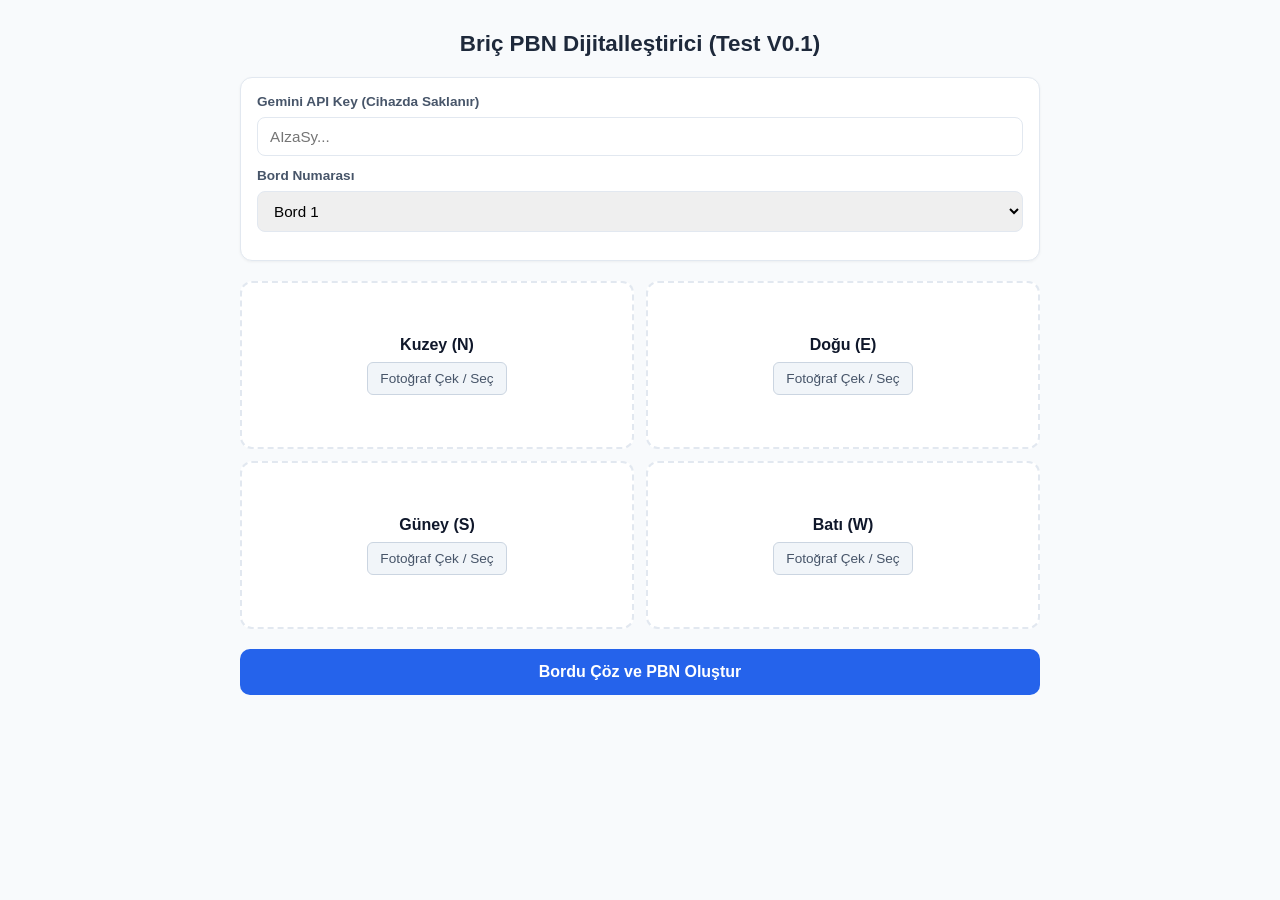
<file: index0_1.html>
<!DOCTYPE html>
<html lang="tr">
<head>
    <meta charset="UTF-8">
    <meta name="viewport" content="width=device-width, initial-scale=1.0">
    <title>Briç PBN Tarayıcı v0.1</title>
    <style>
        :root {
            --primary: #2563eb;
            --bg: #f8fafc;
            --card-bg: #ffffff;
            --text: #0f172a;
            --border: #e2e8f0;
            --success: #16a34a;
        }

        body {
            font-family: -apple-system, BlinkMacSystemFont, "Segoe UI", Roboto, sans-serif;
            background-color: var(--bg);
            color: var(--text);
            margin: 0;
            padding: 16px;
            max-width: 800px;
            margin-left: auto;
            margin-right: auto;
        }

        h1 {
            font-size: 1.4rem;
            text-align: center;
            margin-bottom: 20px;
            color: #1e293b;
        }

        .panel {
            background: var(--card-bg);
            border: 1px solid var(--border);
            border-radius: 12px;
            padding: 16px;
            margin-bottom: 20px;
            box-shadow: 0 1px 3px rgba(0,0,0,0.05);
        }

        .field-group {
            display: flex;
            flex-direction: column;
            gap: 8px;
            margin-bottom: 12px;
        }

        label {
            font-size: 0.85rem;
            font-weight: 600;
            color: #475569;
        }

        input[type="password"], input[type="text"], select {
            padding: 10px 12px;
            border: 1px solid var(--border);
            border-radius: 8px;
            font-size: 0.95rem;
            outline: none;
        }

        input:focus, select:focus {
            border-color: var(--primary);
        }

        /* 2x2 Grid for Hands */
        .hands-grid {
            display: grid;
            grid-template-columns: 1fr 1fr;
            gap: 12px;
            margin-bottom: 20px;
        }

        .hand-card {
            background: var(--card-bg);
            border: 2px dashed var(--border);
            border-radius: 12px;
            padding: 12px;
            text-align: center;
            position: relative;
            display: flex;
            flex-direction: column;
            align-items: center;
            justify-content: center;
            min-height: 140px;
        }

        .hand-card.has-image {
            border-style: solid;
            border-color: var(--primary);
        }

        .hand-label {
            font-weight: 700;
            font-size: 1rem;
            margin-bottom: 8px;
        }

        .hand-card input[type="file"] {
            display: none;
        }

        .btn-upload {
            background: #f1f5f9;
            border: 1px solid #cbd5e1;
            padding: 8px 12px;
            border-radius: 6px;
            font-size: 0.85rem;
            cursor: pointer;
            font-weight: 500;
        }

        .preview-img {
            max-width: 100%;
            max-height: 100px;
            border-radius: 6px;
            object-fit: cover;
            margin-top: 8px;
            display: none;
        }

        .btn-main {
            width: 100%;
            background: var(--primary);
            color: white;
            border: none;
            padding: 14px;
            border-radius: 10px;
            font-size: 1rem;
            font-weight: 700;
            cursor: pointer;
            transition: background 0.2s;
        }

        .btn-main:disabled {
            background: #94a3b8;
            cursor: not-allowed;
        }

        .status-box {
            margin-top: 12px;
            font-size: 0.9rem;
            text-align: center;
            color: #64748b;
        }

        textarea {
            width: 100%;
            height: 160px;
            font-family: monospace;
            font-size: 0.85rem;
            padding: 10px;
            border: 1px solid var(--border);
            border-radius: 8px;
            box-sizing: border-box;
            resize: vertical;
            margin-top: 10px;
        }

        .btn-copy {
            background: var(--success);
            color: white;
            border: none;
            padding: 8px 16px;
            border-radius: 6px;
            font-size: 0.85rem;
            font-weight: 600;
            cursor: pointer;
            margin-top: 8px;
        }
    </style>
</head>
<body>

    <h1>Briç PBN Dijitalleştirici (Test V0.1)</h1>

    <!-- Ayarlar Paneli -->
    <div class="panel">
        <div class="field-group">
            <label for="apiKey">Gemini API Key (Cihazda Saklanır)</label>
            <input type="password" id="apiKey" placeholder="AIzaSy..." onchange="saveApiKey()">
        </div>
        <div class="field-group">
            <label for="boardNo">Bord Numarası</label>
            <select id="boardNo">
                <!-- 1 - 32 Bord Seçeneği -->
                <script>
                    for(let i=1; i<=32; i++) {
                        document.write(`<option value="${i}">Bord ${i}</option>`);
                    }
                </script>
            </select>
        </div>
    </div>

    <!-- 4 El Fotoğraf Yükleme Alanı -->
    <div class="hands-grid">
        <!-- Kuzey -->
        <div class="hand-card" id="card-N">
            <div class="hand-label">Kuzey (N)</div>
            <label class="btn-upload" for="file-N">Fotoğraf Çek / Seç</label>
            <input type="file" id="file-N" accept="image/*" capture="environment" onchange="handleFileSelect('N')">
            <img id="preview-N" class="preview-img" alt="Kuzey El">
        </div>

        <!-- Doğu -->
        <div class="hand-card" id="card-E">
            <div class="hand-label">Doğu (E)</div>
            <label class="btn-upload" for="file-E">Fotoğraf Çek / Seç</label>
            <input type="file" id="file-E" accept="image/*" capture="environment" onchange="handleFileSelect('E')">
            <img id="preview-E" class="preview-img" alt="Doğu El">
        </div>

        <!-- Güney -->
        <div class="hand-card" id="card-S">
            <div class="hand-label">Güney (S)</div>
            <label class="btn-upload" for="file-S">Fotoğraf Çek / Seç</label>
            <input type="file" id="file-S" accept="image/*" capture="environment" onchange="handleFileSelect('S')">
            <img id="preview-S" class="preview-img" alt="Güney El">
        </div>

        <!-- Batı -->
        <div class="hand-card" id="card-W">
            <div class="hand-label">Batı (W)</div>
            <label class="btn-upload" for="file-W">Fotoğraf Çek / Seç</label>
            <input type="file" id="file-W" accept="image/*" capture="environment" onchange="handleFileSelect('W')">
            <img id="preview-W" class="preview-img" alt="Batı El">
        </div>
    </div>

    <!-- İşlem Butonu -->
    <button id="btnProcess" class="btn-main" onclick="processBoard()">Bordu Çöz ve PBN Oluştur</button>
    <div id="status" class="status-box"></div>

    <!-- Sonuç Paneli -->
    <div class="panel" id="resultPanel" style="display: none;">
        <label>Üretilen PBN Metni:</label>
        <textarea id="pbnOutput" readonly></textarea>
        <button class="btn-copy" onclick="copyPbn()">PBN'i Kopyala</button>
    </div>

    <script>
        // Sayfa yüklendiğinde hafızadaki API Key'i getir
        document.addEventListener('DOMContentLoaded', () => {
            const savedKey = localStorage.getItem('gemini_api_key');
            if (savedKey) {
                document.getElementById('apiKey').value = savedKey;
            }
        });

        function saveApiKey() {
            const key = document.getElementById('apiKey').value.trim();
            localStorage.setItem('gemini_api_key', key);
        }

        const handFiles = { N: null, E: null, S: null, W: null };

        function handleFileSelect(direction) {
            const input = document.getElementById(`file-${direction}`);
            const file = input.files[0];
            if (!file) return;

            handFiles[direction] = file;

            // Önizleme Göster
            const reader = new FileReader();
            reader.onload = (e) => {
                const img = document.getElementById(`preview-${direction}`);
                img.src = e.target.result;
                img.style.display = 'block';
                document.getElementById(`card-${direction}`).classList.add('has-image');
            };
            reader.readAsDataURL(file);
        }

        // Dosyayı Base64'e çeviren yardımcı fonksiyon
        function fileToBase64(file) {
            return new Promise((resolve, reject) => {
                const reader = new FileReader();
                reader.readAsDataURL(file);
                reader.onload = () => {
                    const base64String = reader.result.split(',')[1];
                    resolve({
                        base64: base64String,
                        mimeType: file.type || 'image/jpeg'
                    });
                };
                reader.onerror = error => reject(error);
            });
        }

        // Tek bir el için Gemini API çağrısı
        async function analyzeHandImage(direction, apiKey) {
            const fileData = await fileToBase64(handFiles[direction]);

            const promptText = `
Bu fotoğrafta bir briç oyuncusunun eli vardır. Kartlar soldan sağa doğru Maça (♠), Kupa (♥), Karo (♦), Sinek (♣) renk sırasıyla ve her renk kendi içinde büyükten küçüğe (A, K, Q, J, T, 9, 8, 7, 6, 5, 4, 3, 2) 'merdiven' dizilimiyle üst üste dizilmiştir.

Lütfen fotoğraftaki kartları dikkatle okuyup tespit et.
10 kartı için sadece 'T' harfini kullan.
Sadece ve sadece aşağıdaki tam JSON formatında yanıt ver, başka hiçbir metin veya açıklama ekleme:
{
  "S": "AKT9",
  "H": "QJ8",
  "D": "765",
  "C": "432"
}
Eğer bir renkte kart yoksa o renk için boş metin "" yaz.
            `;

            const url = `https://generativelanguage.googleapis.com/v1beta/models/gemini-2.5-flash:generateContent?key=${apiKey}`;

            const response = await fetch(url, {
                method: 'POST',
                headers: { 'Content-Type': 'application/json' },
                body: JSON.stringify({
                    contents: [{
                        parts: [
                            { text: promptText },
                            {
                                inline_data: {
                                    mime_type: fileData.mimeType,
                                    data: fileData.base64
                                }
                            }
                        ]
                    }],
                    generationConfig: {
                        response_mime_type: "application/json"
                    }
                })
            });

            if (!response.ok) {
                const err = await response.json();
                throw new Error(err.error?.message || `${direction} eli okunamadı.`);
            }

            const data = await response.json();
            const textResponse = data.candidates[0].content.parts[0].text;
            const parsed = JSON.parse(textResponse);

            // "AK6.T9765432.K4.-" PBN parçası biçimine dönüştür
            const formatSuit = (val) => (val && val.trim() !== "") ? val.trim() : "-";
            return `${formatSuit(parsed.S)}.${formatSuit(parsed.H)}.${formatSuit(parsed.D)}.${formatSuit(parsed.C)}`;
        }

        // Bord Analizini Başlat
        async function processBoard() {
            const apiKey = document.getElementById('apiKey').value.trim();
            if (!apiKey) {
                alert("Lütfen Gemini API Key giriniz!");
                return;
            }

            if (!handFiles.N || !handFiles.E || !handFiles.S || !handFiles.W) {
                alert("Lütfen 4 elin (Kuzey, Doğu, Güney, Batı) fotoğraflarını da yükleyin!");
                return;
            }

            const btn = document.getElementById('btnProcess');
            const status = document.getElementById('status');
            const resultPanel = document.getElementById('resultPanel');
            
            btn.disabled = true;
            resultPanel.style.display = 'none';

            try {
                const directions = ['N', 'E', 'S', 'W'];
                const results = {};

                for (let dir of directions) {
                    status.innerText = `${dir} eli analiz ediliyor...`;
                    results[dir] = await analyzeHandImage(dir, apiKey);
                }

                status.innerText = "PBN Dosyası Oluşturuluyor...";

                const boardNo = document.getElementById('boardNo').value;
                const pbnText = buildPbnString(boardNo, results.N, results.E, results.S, results.W);

                document.getElementById('pbnOutput').value = pbnText;
                resultPanel.style.display = 'block';
                status.innerText = "İşlem Başarıyla Tamamlandı!";

            } catch (err) {
                console.error(err);
                alert("Hata oluştu: " + err.message);
                status.innerText = "İşlem başarısız oldu.";
            } finally {
                btn.disabled = false;
            }
        }

        // Standart PBN Metni Oluşturucu
        function buildPbnString(boardNo, n, e, s, w) {
            const dealers = ['N', 'E', 'S', 'W'];
            const dealer = dealers[(parseInt(boardNo) - 1) % 4];

            const vulPattern = ['None', 'NS', 'EW', 'All', 'NS', 'EW', 'All', 'None', 'EW', 'All', 'None', 'NS', 'All', 'None', 'NS', 'EW'];
            const vul = vulPattern[(parseInt(boardNo) - 1) % 16];

            const today = new Date().toISOString().split('T')[0].replace(/-/g, '.');

            return `[Event "Bridge Hand Digitizer"]
[Site "Mobile Web App"]
[Date "${today}"]
[Board "${boardNo}"]
[West "-"]
[North "-"]
[East "-"]
[South "-"]
[Dealer "${dealer}"]
[Vulnerable "${vul}"]
[Deal "N:${n} ${e} ${s} ${w}"]`;
        }

        function copyPbn() {
            const textarea = document.getElementById('pbnOutput');
            textarea.select();
            document.execCommand('copy');
            alert("PBN kopyalandı!");
        }
    </script>
</body>
</html>
</file>
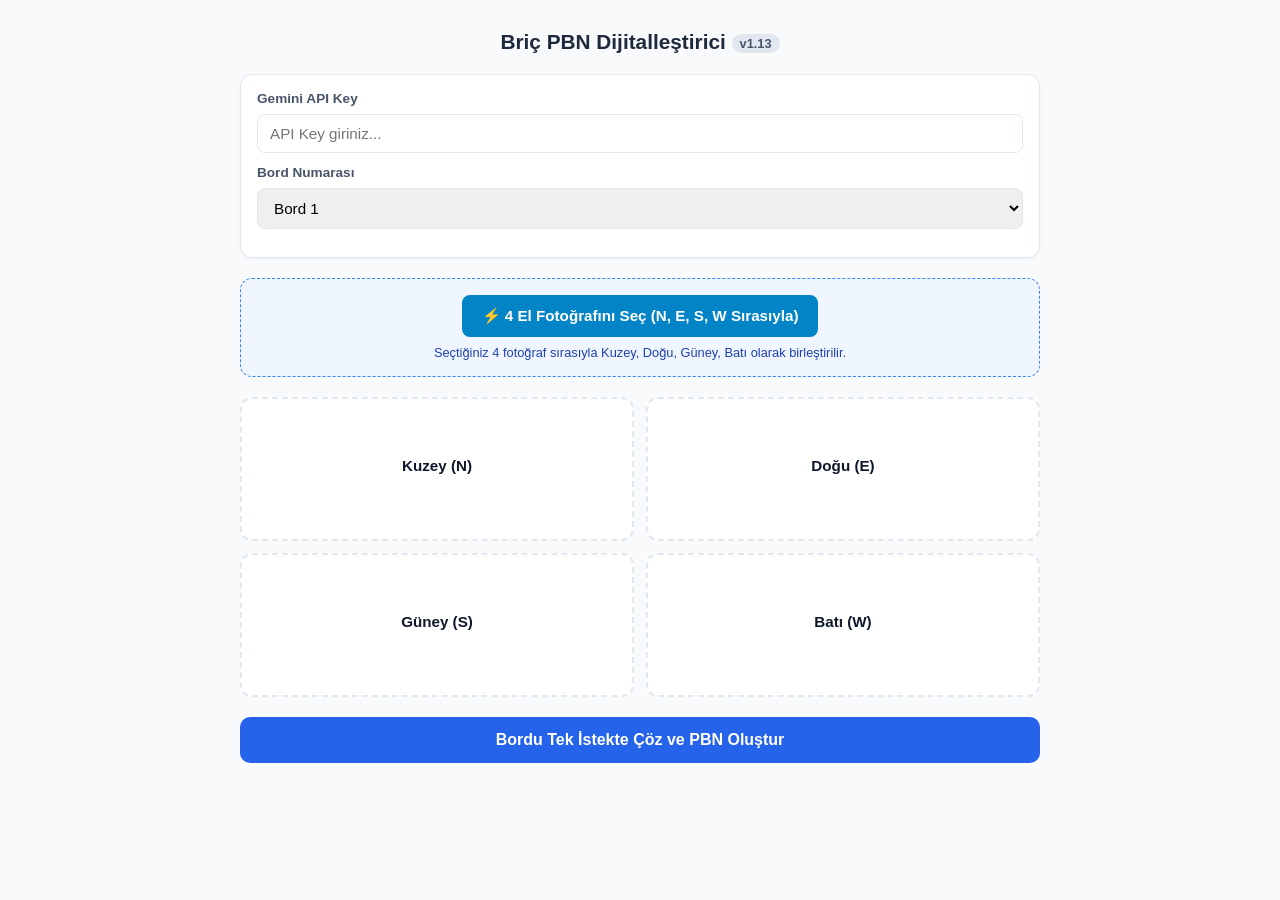
<file: index1_13.html>
<!DOCTYPE html>
<html lang="tr">
<head>
    <meta charset="UTF-8">
    <meta name="viewport" content="width=device-width, initial-scale=1.0">
    <link rel="icon" href="data:,">
    <title>Briç PBN Dijitalleştirici v1.13</title>
    <style>
        :root {
            --primary: #2563eb;
            --bg: #f8fafc;
            --card-bg: #ffffff;
            --text: #0f172a;
            --border: #e2e8f0;
            --success: #16a34a;
            --warning: #d97706;
            --danger: #dc2626;
        }

        body {
            font-family: -apple-system, BlinkMacSystemFont, "Segoe UI", Roboto, sans-serif;
            background-color: var(--bg);
            color: var(--text);
            margin: 0;
            padding: 16px;
            max-width: 800px;
            margin-left: auto;
            margin-right: auto;
        }

        h1 {
            font-size: 1.3rem;
            text-align: center;
            margin-bottom: 20px;
            color: #1e293b;
        }

        .version-tag {
            font-size: 0.8rem;
            background: #e2e8f0;
            padding: 2px 8px;
            border-radius: 12px;
            color: #475569;
            vertical-align: middle;
        }

        .panel {
            background: var(--card-bg);
            border: 1px solid var(--border);
            border-radius: 12px;
            padding: 16px;
            margin-bottom: 20px;
            box-shadow: 0 1px 3px rgba(0,0,0,0.05);
        }

        .batch-panel {
            background: #eff6ff;
            border: 1px dashed #3b82f6;
            text-align: center;
            padding: 16px;
            border-radius: 12px;
            margin-bottom: 20px;
        }

        .btn-batch {
            background: #0284c7;
            color: white;
            padding: 12px 20px;
            border-radius: 8px;
            font-weight: 700;
            font-size: 0.95rem;
            cursor: pointer;
            display: inline-block;
        }

        .batch-info {
            font-size: 0.8rem;
            color: #1e40af;
            margin-top: 8px;
        }

        .field-group {
            display: flex;
            flex-direction: column;
            gap: 8px;
            margin-bottom: 12px;
        }

        label {
            font-size: 0.85rem;
            font-weight: 600;
            color: #475569;
        }

        input[type="password"], input[type="text"], select {
            padding: 10px 12px;
            border: 1px solid var(--border);
            border-radius: 8px;
            font-size: 0.95rem;
            outline: none;
        }

        input:focus, select:focus {
            border-color: var(--primary);
        }

        .hands-grid {
            display: grid;
            grid-template-columns: 1fr 1fr;
            gap: 12px;
            margin-bottom: 20px;
        }

        .hand-card {
            background: var(--card-bg);
            border: 2px dashed var(--border);
            border-radius: 12px;
            padding: 10px;
            text-align: center;
            position: relative;
            display: flex;
            flex-direction: column;
            align-items: center;
            justify-content: center;
            min-height: 120px;
        }

        .hand-card.has-image {
            border-style: solid;
            border-color: var(--primary);
            background-color: #f0fdf4;
        }

        .hand-label {
            font-weight: 700;
            font-size: 0.95rem;
            margin-bottom: 6px;
        }

        .preview-img {
            max-width: 100%;
            max-height: 90px;
            border-radius: 6px;
            object-fit: cover;
            margin-top: 6px;
            display: none;
        }

        .btn-main {
            width: 100%;
            background: var(--primary);
            color: white;
            border: none;
            padding: 14px;
            border-radius: 10px;
            font-size: 1rem;
            font-weight: 700;
            cursor: pointer;
            transition: background 0.2s;
        }

        .btn-main:disabled {
            background: #94a3b8;
            cursor: not-allowed;
        }

        .status-box {
            margin-top: 12px;
            font-size: 0.9rem;
            text-align: center;
            color: #64748b;
            min-height: 24px;
            white-space: pre-wrap;
        }

        .validation-report {
            border-radius: 8px;
            padding: 12px;
            margin-bottom: 12px;
            font-size: 0.88rem;
            line-height: 1.5;
        }

        .validation-report.success {
            background-color: #f0fdf4;
            border: 1px solid #bbf7d0;
            color: #166534;
        }

        .validation-report.warning {
            background-color: #fffbeb;
            border: 1px solid #fef08a;
            color: #92400e;
        }

        textarea {
            width: 100%;
            height: 160px;
            font-family: monospace;
            font-size: 0.85rem;
            padding: 10px;
            border: 1px solid var(--border);
            border-radius: 8px;
            box-sizing: border-box;
            resize: vertical;
            margin-top: 10px;
        }

        .btn-copy {
            background: var(--success);
            color: white;
            border: none;
            padding: 8px 16px;
            border-radius: 6px;
            font-size: 0.85rem;
            font-weight: 600;
            cursor: pointer;
            margin-top: 8px;
        }

        #collagePreviewCanvas {
            display: none;
            width: 100%;
            max-width: 400px;
            margin: 10px auto;
            border-radius: 8px;
            border: 1px solid var(--border);
        }
    </style>
</head>
<body>

    <h1>Briç PBN Dijitalleştirici <span class="version-tag">v1.13</span></h1>

    <!-- Ayarlar Paneli -->
    <div class="panel">
        <div class="field-group">
            <label for="apiKey">Gemini API Key</label>
            <input type="password" id="apiKey" placeholder="API Key giriniz..." onchange="saveApiKey()">
        </div>
        <div class="field-group">
            <label for="boardNo">Bord Numarası</label>
            <select id="boardNo">
                <script>
                    for(let i=1; i<=32; i++) {
                        document.write(`<option value="${i}">Bord ${i}</option>`);
                    }
                </script>
            </select>
        </div>
    </div>

    <!-- HIZLI TOPLU YÜKLEME BUTONU -->
    <div class="batch-panel">
        <label for="file-batch" class="btn-batch">
            ⚡ 4 El Fotoğrafını Seç (N, E, S, W Sırasıyla)
        </label>
        <input type="file" id="file-batch" accept="image/*" multiple style="display:none;" onchange="handleBatchFileSelect(event)">
        <div id="batchInfo" class="batch-info">
            Seçtiğiniz 4 fotoğraf sırasıyla Kuzey, Doğu, Güney, Batı olarak birleştirilir.
        </div>
    </div>

    <!-- 4 El Onay Paneli -->
    <div class="hands-grid">
        <div class="hand-card" id="card-N">
            <div class="hand-label">Kuzey (N)</div>
            <img id="preview-N" class="preview-img" alt="Kuzey">
        </div>
        <div class="hand-card" id="card-E">
            <div class="hand-label">Doğu (E)</div>
            <img id="preview-E" class="preview-img" alt="Doğu">
        </div>
        <div class="hand-card" id="card-S">
            <div class="hand-label">Güney (S)</div>
            <img id="preview-S" class="preview-img" alt="Güney">
        </div>
        <div class="hand-card" id="card-W">
            <div class="hand-label">Batı (W)</div>
            <img id="preview-W" class="preview-img" alt="Batı">
        </div>
    </div>

    <!-- Gizli Canvas (Görsel Birleştirme İçin) -->
    <canvas id="collageCanvas" style="display:none;"></canvas>

    <!-- İşlem Butonu -->
    <button id="btnProcess" class="btn-main" onclick="processBoard()">Bordu Tek İstekte Çöz ve PBN Oluştur</button>
    <div id="status" class="status-box"></div>

    <!-- Sonuç Paneli -->
    <div class="panel" id="resultPanel" style="display: none;">
        <div id="validationBox" class="validation-report"></div>
        <label>Üretilen PBN Metni:</label>
        <textarea id="pbnOutput" readonly></textarea>
        <button class="btn-copy" onclick="copyPbn()">PBN'i Kopyala</button>
    </div>

    <script>
        const API_MODEL = "gemini-3.6-flash";
        const handFiles = { N: null, E: null, S: null, W: null };

        document.addEventListener('DOMContentLoaded', () => {
            const savedKey = localStorage.getItem('gemini_api_key');
            if (savedKey) {
                document.getElementById('apiKey').value = savedKey;
            }
        });

        function saveApiKey() {
            const key = document.getElementById('apiKey').value.trim();
            localStorage.setItem('gemini_api_key', key);
        }

        function handleBatchFileSelect(event) {
            const files = Array.from(event.target.files);
            if (files.length !== 4) {
                alert(`Lütfen tam olarak 4 adet fotoğraf seçiniz! (Seçilen: ${files.length})`);
                return;
            }

            const directions = ['N', 'E', 'S', 'W'];
            directions.forEach((dir, index) => {
                const file = files[index];
                handFiles[dir] = file;

                const objectUrl = URL.createObjectURL(file);
                const img = document.getElementById(`preview-${dir}`);
                img.src = objectUrl;
                img.style.display = 'block';
                document.getElementById(`card-${dir}`).classList.add('has-image');
            });

            document.getElementById('batchInfo').innerText = "✅ 4 el fotoğrafı (N, E, S, W) hazır!";
        }

        // 4 Görseli Yüksek Çözünürlükte 2x2 Kolaj Haline Getirir
        function create2x2Collage() {
            return new Promise((resolve, reject) => {
                const dirs = ['N', 'E', 'S', 'W'];
                const loadedImages = [];
                let loadedCount = 0;

                dirs.forEach((dir, index) => {
                    const img = new Image();
                    img.src = URL.createObjectURL(handFiles[dir]);
                    img.onload = () => {
                        loadedImages[index] = img;
                        loadedCount++;
                        if (loadedCount === 4) {
                            renderCollage(loadedImages).then(resolve).catch(reject);
                        }
                    };
                    img.onerror = () => reject(new Error(`${dir} el görseli yüklenemedi.`));
                });
            });
        }

        function renderCollage(images) {
            return new Promise((resolve) => {
                const canvas = document.getElementById('collageCanvas');
                const tileW = 1000; // Her fotoğraf 1000x1000 px
                const tileH = 1000;
                canvas.width = tileW * 2;  // Toplam 2000 px
                canvas.height = tileH * 2; // Toplam 2000 px

                const ctx = canvas.getContext('2d');

                // 2x2 Yerleşim (Sol Üst: N, Sağ Üst: E, Sol Alt: S, Sağ Alt: W)
                ctx.drawImage(images[0], 0, 0, tileW, tileH);
                ctx.drawImage(images[1], tileW, 0, tileW, tileH);
                ctx.drawImage(images[2], 0, tileH, tileW, tileH);
                ctx.drawImage(images[3], tileW, tileH, tileW, tileH);

                // Yön Etiketlerini Görselin Üzerine Çiz (Karışıklığı Engellemek İçin)
                ctx.font = 'bold 48px Arial';
                ctx.shadowColor = 'black';
                ctx.shadowBlur = 8;

                const drawTag = (text, x, y) => {
                    ctx.fillStyle = '#ef4444'; // Kırmızı Arka Plan
                    ctx.fillRect(x, y - 45, 260, 60);
                    ctx.fillStyle = '#ffffff'; // Beyaz Yazı
                    ctx.fillText(text, x + 15, y);
                };

                drawTag('NORTH (N)', 20, 60);
                drawTag('EAST (E)', tileW + 20, 60);
                drawTag('SOUTH (S)', 20, tileH + 60);
                drawTag('WEST (W)', tileW + 20, tileH + 60);

                // Base64 olarak dönüştür
                const base64Data = canvas.toDataURL('image/jpeg', 0.85).split(',')[1];
                resolve(base64Data);
            });
        }

        async function processBoard() {
            const apiKey = document.getElementById('apiKey').value.trim();
            if (!apiKey) {
                alert("Lütfen Gemini API Key giriniz!");
                return;
            }

            if (!handFiles.N || !handFiles.E || !handFiles.S || !handFiles.W) {
                alert("Lütfen 4 el fotoğrafını da yükleyin!");
                return;
            }

            const btn = document.getElementById('btnProcess');
            const status = document.getElementById('status');
            const resultPanel = document.getElementById('resultPanel');
            const validationBox = document.getElementById('validationBox');

            btn.disabled = true;
            resultPanel.style.display = 'none';

            try {
                status.innerText = "1/2 📷 4 Fotoğraf Tek Bir Kolajda Birleştiriliyor...";
                const collageBase64 = await create2x2Collage();

                status.innerText = "2/2 🚀 Yapay Zekaya Tek Bir İstek Gönderiliyor...";

                const promptText = `
Sen hassas bir briç hakimi ve görsel analiz uzmanısın.
Bu görselde 4 farklı briç oyuncusunun eli 2x2 kolaj halinde birleştirilmiştir.

KADRANLAR VE ELLER:
- Sol Üst Kadran: KUZEY (N)
- Sağ Üst Kadran: DOĞU (E)
- Sol Alt Kadran: GÜNEY (S)
- Sağ Alt Kadran: BATI (W)

GÖREVİN VE KURALLAR:
1. Her kadrandaki kartları Maça (S), Kupa (H), Karo (D), Sinek (C) renklerine göre tespit et.
2. 10 kartı için KESİNLİKLE 'T' harfini kullan.
3. Sadece ve sadece aşağıdaki JSON formatında yanıt ver (başka hiçbir metin ekleme):

{
  "N": { "S": "AKT9", "H": "QJ8", "D": "765", "C": "432" },
  "E": { "S": "...", "H": "...", "D": "...", "C": "..." },
  "S": { "S": "...", "H": "...", "D": "...", "C": "..." },
  "W": { "S": "...", "H": "...", "D": "...", "C": "..." }
}
                `;

                const url = `https://generativelanguage.googleapis.com/v1beta/models/${API_MODEL}:generateContent?key=${apiKey}`;

                const response = await fetch(url, {
                    method: 'POST',
                    headers: { 'Content-Type': 'application/json' },
                    body: JSON.stringify({
                        contents: [{
                            parts: [
                                { text: promptText },
                                {
                                    inline_data: {
                                        mime_type: "image/jpeg",
                                        data: collageBase64
                                    }
                                }
                            ]
                        }],
                        generationConfig: {
                            response_mime_type: "application/json",
                            temperature: 0.1
                        }
                    })
                });

                if (!response.ok) {
                    const errData = await response.json().catch(() => ({}));
                    throw new Error(errData.error?.message || `HTTP ${response.status}`);
                }

                const data = await response.json();
                const rawJsonText = data.candidates?.[0]?.content?.parts?.[0]?.text;

                if (!rawJsonText) {
                    throw new Error("Yapay zekadan geçerli bir yanıt alınamadı.");
                }

                const parsedResults = JSON.parse(rawJsonText);

                status.innerText = "52 Kart Doğrulaması Yapılıyor...";
                const validation = validateDeck(parsedResults);
                validationBox.innerHTML = validation.html;
                validationBox.className = `validation-report ${validation.isPerfect ? 'success' : 'warning'}`;

                const boardNo = document.getElementById('boardNo').value;
                const formattedHands = {};
                for (let dir of ['N', 'E', 'S', 'W']) {
                    const h = parsedResults[dir] || {};
                    formattedHands[dir] = `${formatSuitForPbn(h.S)}.${formatSuitForPbn(h.H)}.${formatSuitForPbn(h.D)}.${formatSuitForPbn(h.C)}`;
                }

                const pbnText = buildPbnString(boardNo, formattedHands.N, formattedHands.E, formattedHands.S, formattedHands.W);
                document.getElementById('pbnOutput').value = pbnText;
                resultPanel.style.display = 'block';
                status.innerText = "✅ İşlem Başarıyla Tamamlandı!";

            } catch (err) {
                console.error(err);
                status.innerText = "❌ Hata Oluştu:\n" + (err.message || err.toString());
            } finally {
                btn.disabled = false;
            }
        }

        function cleanSuit(val) {
            if (!val || typeof val !== 'string') return "";
            return val.toUpperCase().replace(/[^AKQJT98765432]/g, '');
        }

        function formatSuitForPbn(val) {
            const cleaned = cleanSuit(val);
            return cleaned.length > 0 ? cleaned : "-";
        }

        function validateDeck(rawResults) {
            const suitNames = { S: 'Maça (♠)', H: 'Kupa (♥)', D: 'Karo (♦)', C: 'Sinek (♣)' };
            const ranks = ['A', 'K', 'Q', 'J', 'T', '9', '8', '7', '6', '5', '4', '3', '2'];
            const suits = ['S', 'H', 'D', 'C'];
            const dirNames = { N: 'Kuzey', E: 'Doğu', S: 'Güney', W: 'Batı' };

            const cardMap = {};
            suits.forEach(s => {
                ranks.forEach(r => { cardMap[`${s}_${r}`] = []; });
            });

            const handCounts = { N: 0, E: 0, S: 0, W: 0 };
            let totalCardsFound = 0;

            for (let dir of ['N', 'E', 'S', 'W']) {
                const handObj = rawResults[dir] || {};
                suits.forEach(s => {
                    const suitCards = cleanSuit(handObj[s]);
                    for (let char of suitCards) {
                        handCounts[dir]++;
                        totalCardsFound++;
                        const key = `${s}_${char}`;
                        if (cardMap[key]) cardMap[key].push(dirNames[dir]);
                    }
                });
            }

            const duplicates = [];
            const missing = [];

            for (let key in cardMap) {
                const [s, r] = key.split('_');
                const rankName = r === 'T' ? '10' : r;
                const cardLabel = `${suitNames[s]} ${rankName}`;

                if (cardMap[key].length > 1) {
                    duplicates.push(`${cardLabel} (${cardMap[key].join(', ')} ellerinde)`);
                } else if (cardMap[key].length === 0) {
                    missing.push(cardLabel);
                }
            }

            let isPerfect = (totalCardsFound === 52) && (duplicates.length === 0) && (missing.length === 0);
            let reportHtml = `<strong>Bord Doğrulama Analizi:</strong><br>`;

            if (isPerfect) {
                reportHtml += `✅ <strong>Mükemmel!</strong> 52 kartın tamamı hatasız ve eksiksiz tespit edildi.`;
                return { isPerfect: true, html: reportHtml };
            }

            let issues = [];
            let countIssues = [];
            for (let dir of ['N', 'E', 'S', 'W']) {
                if (handCounts[dir] !== 13) {
                    countIssues.push(`${dirNames[dir]}: ${handCounts[dir]} kart`);
                }
            }
            if (countIssues.length > 0) {
                issues.push(`⚠️ <strong>Kart Sayısı Uyuşmazlığı:</strong> ${countIssues.join(', ')} (Her el 13 olmalı).`);
            }

            if (duplicates.length > 0) {
                issues.push(`❌ <strong>Çift Okunan Kartlar:</strong> ${duplicates.join('; ')}.`);
            }

            if (missing.length > 0 && missing.length <= 8) {
                issues.push(`🔍 <strong>Eksik Kartlar:</strong> ${missing.join(', ')}.`);
            } else if (missing.length > 8) {
                issues.push(`🔍 <strong>Eksik Kart Sayısı:</strong> ${missing.length} kart bulunamadı.`);
            }

            reportHtml += issues.join('<br>');
            return { isPerfect: false, html: reportHtml };
        }

        function buildPbnString(boardNo, n, e, s, w) {
            const dealers = ['N', 'E', 'S', 'W'];
            const dealer = dealers[(parseInt(boardNo) - 1) % 4];
            const vulPattern = ['None', 'NS', 'EW', 'All', 'NS', 'EW', 'All', 'None', 'EW', 'All', 'None', 'NS', 'All', 'None', 'NS', 'EW'];
            const vul = vulPattern[(parseInt(boardNo) - 1) % 16];
            const today = new Date().toISOString().split('T')[0].replace(/-/g, '.');

            return `[Event "Bridge Hand Digitizer"]
[Site "Mobile Web App"]
[Date "${today}"]
[Board "${boardNo}"]
[West "-"]
[North "-"]
[East "-"]
[South "-"]
[Dealer "${dealer}"]
[Vulnerable "${vul}"]
[Deal "N:${n} ${e} ${s} ${w}"]`;
        }

        function copyPbn() {
            const textarea = document.getElementById('pbnOutput');
            textarea.select();
            document.execCommand('copy');
            alert("PBN kopyalandı!");
        }
    </script>
</body>
</html>
</file>
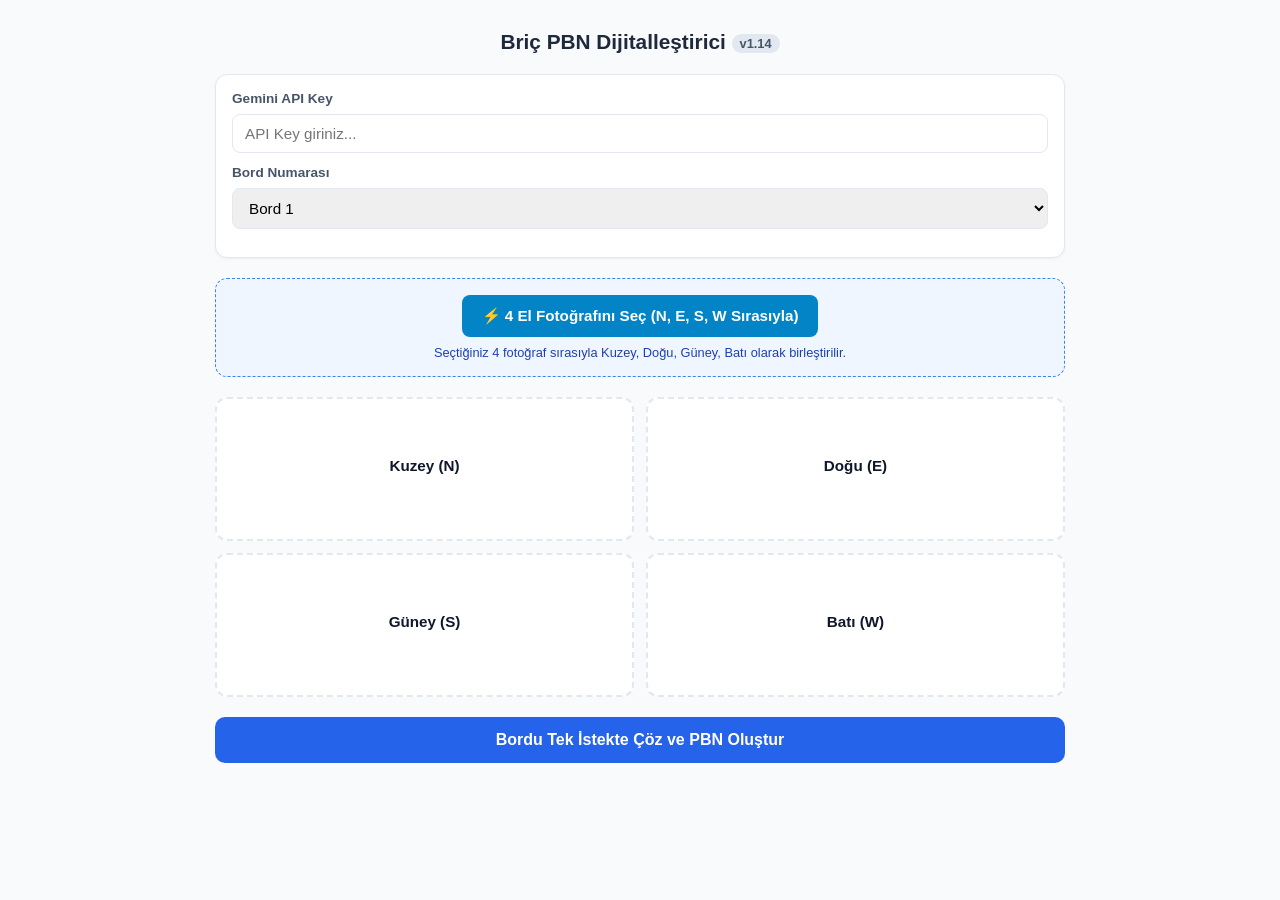
<file: index1_14.html>
<!DOCTYPE html>
<html lang="tr">
<head>
    <meta charset="UTF-8">
    <meta name="viewport" content="width=device-width, initial-scale=1.0">
    <link rel="icon" href="data:,">
    <title>Briç PBN Dijitalleştirici v1.14</title>
    <style>
        :root {
            --primary: #2563eb;
            --bg: #f8fafc;
            --card-bg: #ffffff;
            --text: #0f172a;
            --border: #e2e8f0;
            --success: #16a34a;
            --warning: #d97706;
            --danger: #dc2626;
        }

        body {
            font-family: -apple-system, BlinkMacSystemFont, "Segoe UI", Roboto, sans-serif;
            background-color: var(--bg);
            color: var(--text);
            margin: 0;
            padding: 16px;
            max-width: 850px;
            margin-left: auto;
            margin-right: auto;
        }

        h1 {
            font-size: 1.3rem;
            text-align: center;
            margin-bottom: 20px;
            color: #1e293b;
        }

        .version-tag {
            font-size: 0.8rem;
            background: #e2e8f0;
            padding: 2px 8px;
            border-radius: 12px;
            color: #475569;
            vertical-align: middle;
        }

        .panel {
            background: var(--card-bg);
            border: 1px solid var(--border);
            border-radius: 12px;
            padding: 16px;
            margin-bottom: 20px;
            box-shadow: 0 1px 3px rgba(0,0,0,0.05);
        }

        .batch-panel {
            background: #eff6ff;
            border: 1px dashed #3b82f6;
            text-align: center;
            padding: 16px;
            border-radius: 12px;
            margin-bottom: 20px;
        }

        .btn-batch {
            background: #0284c7;
            color: white;
            padding: 12px 20px;
            border-radius: 8px;
            font-weight: 700;
            font-size: 0.95rem;
            cursor: pointer;
            display: inline-block;
        }

        .batch-info {
            font-size: 0.8rem;
            color: #1e40af;
            margin-top: 8px;
        }

        .field-group {
            display: flex;
            flex-direction: column;
            gap: 8px;
            margin-bottom: 12px;
        }

        label {
            font-size: 0.85rem;
            font-weight: 600;
            color: #475569;
        }

        input[type="password"], input[type="text"], select {
            padding: 10px 12px;
            border: 1px solid var(--border);
            border-radius: 8px;
            font-size: 0.95rem;
            outline: none;
        }

        input:focus, select:focus {
            border-color: var(--primary);
        }

        .hands-grid {
            display: grid;
            grid-template-columns: 1fr 1fr;
            gap: 12px;
            margin-bottom: 20px;
        }

        .hand-card {
            background: var(--card-bg);
            border: 2px dashed var(--border);
            border-radius: 12px;
            padding: 10px;
            text-align: center;
            position: relative;
            display: flex;
            flex-direction: column;
            align-items: center;
            justify-content: center;
            min-height: 120px;
        }

        .hand-card.has-image {
            border-style: solid;
            border-color: var(--primary);
            background-color: #f0fdf4;
        }

        .hand-label {
            font-weight: 700;
            font-size: 0.95rem;
            margin-bottom: 6px;
        }

        .preview-img {
            max-width: 100%;
            max-height: 90px;
            border-radius: 6px;
            object-fit: cover;
            margin-top: 6px;
            display: none;
        }

        .btn-main {
            width: 100%;
            background: var(--primary);
            color: white;
            border: none;
            padding: 14px;
            border-radius: 10px;
            font-size: 1rem;
            font-weight: 700;
            cursor: pointer;
            transition: background 0.2s;
        }

        .btn-main:disabled {
            background: #94a3b8;
            cursor: not-allowed;
        }

        .status-box {
            margin-top: 12px;
            font-size: 0.9rem;
            text-align: center;
            color: #64748b;
            min-height: 24px;
            white-space: pre-wrap;
        }

        .validation-report {
            border-radius: 8px;
            padding: 12px;
            margin-bottom: 12px;
            font-size: 0.88rem;
            line-height: 1.5;
        }

        .validation-report.success {
            background-color: #f0fdf4;
            border: 1px solid #bbf7d0;
            color: #166534;
        }

        .validation-report.warning {
            background-color: #fffbeb;
            border: 1px solid #fef08a;
            color: #92400e;
        }

        textarea {
            width: 100%;
            height: 140px;
            font-family: monospace;
            font-size: 0.85rem;
            padding: 10px;
            border: 1px solid var(--border);
            border-radius: 8px;
            box-sizing: border-box;
            resize: vertical;
            margin-top: 10px;
        }

        .btn-copy {
            background: var(--success);
            color: white;
            border: none;
            padding: 10px 18px;
            border-radius: 6px;
            font-size: 0.85rem;
            font-weight: 700;
            cursor: pointer;
            margin-top: 8px;
            margin-bottom: 16px;
        }

        /* --- BRİÇ ELİ DENETLEYİCİSİ STİLLERİ --- */
        .inspector-title {
            font-size: 0.95rem;
            font-weight: 700;
            color: #1e293b;
            margin-top: 12px;
            margin-bottom: 10px;
            border-bottom: 2px solid var(--border);
            padding-bottom: 6px;
        }

        .inspector-grid {
            display: grid;
            grid-template-columns: 1fr 1fr;
            gap: 10px;
        }

        @media (max-width: 600px) {
            .inspector-grid {
                grid-template-columns: 1fr;
            }
        }

        .inspector-hand {
            background: #f8fafc;
            border: 1px solid #cbd5e1;
            border-radius: 8px;
            padding: 10px;
            font-family: 'Courier New', Courier, monospace;
            font-size: 0.9rem;
        }

        .inspector-hand-title {
            font-weight: bold;
            color: #0f172a;
            border-bottom: 1px solid #e2e8f0;
            padding-bottom: 4px;
            margin-bottom: 6px;
            font-family: -apple-system, BlinkMacSystemFont, sans-serif;
        }

        .suit-line {
            display: flex;
            align-items: center;
            gap: 6px;
            line-height: 1.4;
        }

        .suit-sym {
            font-weight: bold;
            font-size: 1.1rem;
            width: 18px;
            display: inline-block;
        }

        .suit-black { color: #0f172a; }
        .suit-red { color: #dc2626; }

        .suit-cards {
            letter-spacing: 1.5px;
            font-weight: 600;
            color: #1e293b;
        }
    </style>
</head>
<body>

    <h1>Briç PBN Dijitalleştirici <span class="version-tag">v1.14</span></h1>

    <!-- Ayarlar Paneli -->
    <div class="panel">
        <div class="field-group">
            <label for="apiKey">Gemini API Key</label>
            <input type="password" id="apiKey" placeholder="API Key giriniz..." onchange="saveApiKey()">
        </div>
        <div class="field-group">
            <label for="boardNo">Bord Numarası</label>
            <select id="boardNo">
                <script>
                    for(let i=1; i<=32; i++) {
                        document.write(`<option value="${i}">Bord ${i}</option>`);
                    }
                </script>
            </select>
        </div>
    </div>

    <!-- HIZLI TOPLU YÜKLEME BUTONU -->
    <div class="batch-panel">
        <label for="file-batch" class="btn-batch">
            ⚡ 4 El Fotoğrafını Seç (N, E, S, W Sırasıyla)
        </label>
        <input type="file" id="file-batch" accept="image/*" multiple style="display:none;" onchange="handleBatchFileSelect(event)">
        <div id="batchInfo" class="batch-info">
            Seçtiğiniz 4 fotoğraf sırasıyla Kuzey, Doğu, Güney, Batı olarak birleştirilir.
        </div>
    </div>

    <!-- 4 El Onay Paneli -->
    <div class="hands-grid">
        <div class="hand-card" id="card-N">
            <div class="hand-label">Kuzey (N)</div>
            <img id="preview-N" class="preview-img" alt="Kuzey">
        </div>
        <div class="hand-card" id="card-E">
            <div class="hand-label">Doğu (E)</div>
            <img id="preview-E" class="preview-img" alt="Doğu">
        </div>
        <div class="hand-card" id="card-S">
            <div class="hand-label">Güney (S)</div>
            <img id="preview-S" class="preview-img" alt="Güney">
        </div>
        <div class="hand-card" id="card-W">
            <div class="hand-label">Batı (W)</div>
            <img id="preview-W" class="preview-img" alt="Batı">
        </div>
    </div>

    <!-- Gizli Canvas (Görsel Birleştirme İçin) -->
    <canvas id="collageCanvas" style="display:none;"></canvas>

    <!-- İşlem Butonu -->
    <button id="btnProcess" class="btn-main" onclick="processBoard()">Bordu Tek İstekte Çöz ve PBN Oluştur</button>
    <div id="status" class="status-box"></div>

    <!-- Sonuç Paneli -->
    <div class="panel" id="resultPanel" style="display: none;">
        <div id="validationBox" class="validation-report"></div>
        
        <label>Üretilen PBN Metni:</label>
        <textarea id="pbnOutput" readonly></textarea>
        <button class="btn-copy" onclick="copyPbn()">PBN'i Kopyala</button>

        <!-- KUTUNUN DIŞINDA HIZLI KONTROL İÇİN BRİÇ ELİ DENETLEYİCİSİ -->
        <div class="inspector-title">🔍 Hızlı Kontrol - Briç Eli Görünümü</div>
        <div class="inspector-grid" id="handsInspector">
            <!-- JavaScript burayı dolduracak -->
        </div>
    </div>

    <script>
        const API_MODEL = "gemini-3.6-flash";
        const handFiles = { N: null, E: null, S: null, W: null };

        document.addEventListener('DOMContentLoaded', () => {
            const savedKey = localStorage.getItem('gemini_api_key');
            if (savedKey) {
                document.getElementById('apiKey').value = savedKey;
            }
        });

        function saveApiKey() {
            const key = document.getElementById('apiKey').value.trim();
            localStorage.setItem('gemini_api_key', key);
        }

        function handleBatchFileSelect(event) {
            const files = Array.from(event.target.files);
            if (files.length !== 4) {
                alert(`Lütfen tam olarak 4 adet fotoğraf seçiniz! (Seçilen: ${files.length})`);
                return;
            }

            const directions = ['N', 'E', 'S', 'W'];
            directions.forEach((dir, index) => {
                const file = files[index];
                handFiles[dir] = file;

                const objectUrl = URL.createObjectURL(file);
                const img = document.getElementById(`preview-${dir}`);
                img.src = objectUrl;
                img.style.display = 'block';
                document.getElementById(`card-${dir}`).classList.add('has-image');
            });

            document.getElementById('batchInfo').innerText = "✅ 4 el fotoğrafı (N, E, S, W) hazır!";
        }

        // YÜKSEK ÇÖZÜNÜRLÜKLÜ (3000x3000px) 2x2 KOLAJ OLUŞTURMA
        function create2x2Collage() {
            return new Promise((resolve, reject) => {
                const dirs = ['N', 'E', 'S', 'W'];
                const loadedImages = [];
                let loadedCount = 0;

                dirs.forEach((dir, index) => {
                    const img = new Image();
                    img.src = URL.createObjectURL(handFiles[dir]);
                    img.onload = () => {
                        loadedImages[index] = img;
                        loadedCount++;
                        if (loadedCount === 4) {
                            renderCollage(loadedImages).then(resolve).catch(reject);
                        }
                    };
                    img.onerror = () => reject(new Error(`${dir} el görseli yüklenemedi.`));
                });
            });
        }

        function renderCollage(images) {
            return new Promise((resolve) => {
                const canvas = document.getElementById('collageCanvas');
                const tileW = 1500; // Çözünürlük 1000px'den 1500px'e çıkarıldı
                const tileH = 1500;
                canvas.width = tileW * 2;  // Toplam 3000 px
                canvas.height = tileH * 2; // Toplam 3000 px

                const ctx = canvas.getContext('2d');
                ctx.imageSmoothingEnabled = true;
                ctx.imageSmoothingQuality = 'high'; // Maksimum netleştirme

                // 2x2 Yerleşim
                ctx.drawImage(images[0], 0, 0, tileW, tileH);
                ctx.drawImage(images[1], tileW, 0, tileW, tileH);
                ctx.drawImage(images[2], 0, tileH, tileW, tileH);
                ctx.drawImage(images[3], tileW, tileH, tileW, tileH);

                // Yön Etiketleri
                ctx.font = 'bold 72px Arial';
                ctx.shadowColor = 'black';
                ctx.shadowBlur = 10;

                const drawTag = (text, x, y) => {
                    ctx.fillStyle = '#ef4444';
                    ctx.fillRect(x, y - 65, 380, 85);
                    ctx.fillStyle = '#ffffff';
                    ctx.fillText(text, x + 20, y);
                };

                drawTag('NORTH (N)', 30, 90);
                drawTag('EAST (E)', tileW + 30, 90);
                drawTag('SOUTH (S)', 30, tileH + 90);
                drawTag('WEST (W)', tileW + 30, tileH + 90);

                // Kalite %92'ye yükseltildi
                const base64Data = canvas.toDataURL('image/jpeg', 0.92).split(',')[1];
                resolve(base64Data);
            });
        }

        async function processBoard() {
            const apiKey = document.getElementById('apiKey').value.trim();
            if (!apiKey) {
                alert("Lütfen Gemini API Key giriniz!");
                return;
            }

            if (!handFiles.N || !handFiles.E || !handFiles.S || !handFiles.W) {
                alert("Lütfen 4 el fotoğrafını da yükleyin!");
                return;
            }

            const btn = document.getElementById('btnProcess');
            const status = document.getElementById('status');
            const resultPanel = document.getElementById('resultPanel');
            const validationBox = document.getElementById('validationBox');

            btn.disabled = true;
            resultPanel.style.display = 'none';

            try {
                status.innerText = "1/2 📷 Yüksek Çözünürlüklü Kolaj (3000px) Hazırlanıyor...";
                const collageBase64 = await create2x2Collage();

                status.innerText = "2/2 🚀 Yapay Zekaya Tek İstek Gönderiliyor...";

                const promptText = `
Sen hassas bir briç hakimi ve görsel analiz uzmanısın.
Bu görselde 4 farklı briç oyuncusunun eli 2x2 kolaj halinde birleştirilmiştir.

KADRANLAR VE ELLER:
- Sol Üst Kadran: KUZEY (N)
- Sağ Üst Kadran: DOĞU (E)
- Sol Alt Kadran: GÜNEY (S)
- Sağ Alt Kadran: BATI (W)

GÖREVİN VE KURALLAR:
1. Her kadrandaki kartları Maça (S), Kupa (H), Karo (D), Sinek (C) renklerine göre tespit et.
2. 10 kartı için KESİNLİKLE 'T' harfini kullan.
3. Sadece ve sadece aşağıdaki JSON formatında yanıt ver (başka hiçbir metin ekleme):

{
  "N": { "S": "AKT9", "H": "QJ8", "D": "765", "C": "432" },
  "E": { "S": "...", "H": "...", "D": "...", "C": "..." },
  "S": { "S": "...", "H": "...", "D": "...", "C": "..." },
  "W": { "S": "...", "H": "...", "D": "...", "C": "..." }
}
                `;

                const url = `https://generativelanguage.googleapis.com/v1beta/models/${API_MODEL}:generateContent?key=${apiKey}`;

                const response = await fetch(url, {
                    method: 'POST',
                    headers: { 'Content-Type': 'application/json' },
                    body: JSON.stringify({
                        contents: [{
                            parts: [
                                { text: promptText },
                                {
                                    inline_data: {
                                        mime_type: "image/jpeg",
                                        data: collageBase64
                                    }
                                }
                            ]
                        }],
                        generationConfig: {
                            response_mime_type: "application/json",
                            temperature: 0.1
                        }
                    })
                });

                if (!response.ok) {
                    const errData = await response.json().catch(() => ({}));
                    throw new Error(errData.error?.message || `HTTP ${response.status}`);
                }

                const data = await response.json();
                const rawJsonText = data.candidates?.[0]?.content?.parts?.[0]?.text;

                if (!rawJsonText) {
                    throw new Error("Yapay zekadan geçerli bir yanıt alınamadı.");
                }

                const parsedResults = JSON.parse(rawJsonText);

                status.innerText = "52 Kart Doğrulaması Yapılıyor...";
                const validation = validateDeck(parsedResults);
                validationBox.innerHTML = validation.html;
                validationBox.className = `validation-report ${validation.isPerfect ? 'success' : 'warning'}`;

                const boardNo = document.getElementById('boardNo').value;
                const formattedHands = {};
                for (let dir of ['N', 'E', 'S', 'W']) {
                    const h = parsedResults[dir] || {};
                    formattedHands[dir] = `${formatSuitForPbn(h.S)}.${formatSuitForPbn(h.H)}.${formatSuitForPbn(h.D)}.${formatSuitForPbn(h.C)}`;
                }

                const pbnText = buildPbnString(boardNo, formattedHands.N, formattedHands.E, formattedHands.S, formattedHands.W);
                document.getElementById('pbnOutput').value = pbnText;
                
                // BRİÇ ELİ DENETLEYİCİSİNİ DOLDUR VE GÖSTER
                renderHumanReadableHands(parsedResults);

                resultPanel.style.display = 'block';
                status.innerText = "✅ İşlem Başarıyla Tamamlandı!";

            } catch (err) {
                console.error(err);
                status.innerText = "❌ Hata Oluştu:\n" + (err.message || err.toString());
            } finally {
                btn.disabled = false;
            }
        }

        // BRİÇ ELİ DENETLEYİCİSİ RENDER FONKSİYONU
        function renderHumanReadableHands(parsedResults) {
            const container = document.getElementById('handsInspector');
            const dirNames = { N: 'Kuzey (N)', E: 'Doğu (E)', S: 'Güney (S)', W: 'Batı (W)' };
            let html = '';

            for (let dir of ['N', 'E', 'S', 'W']) {
                const hand = parsedResults[dir] || {};
                
                const formatCards = (str) => {
                    const cleaned = cleanSuit(str);
                    if (!cleaned) return '<span style="color:#94a3b8;">—</span>';
                    // T harfini kolay okunsun diye 10 yap ve aralara boşluk koy
                    return cleaned.replace(/T/g, '10').split('').map(c => c === '0' ? '' : c).join(' ').replace(/\s+/g, ' ');
                };

                html += `
                    <div class="inspector-hand">
                        <div class="inspector-hand-title">${dirNames[dir]}</div>
                        <div class="suit-line">
                            <span class="suit-sym suit-black">♠</span>
                            <span class="suit-cards">${formatCards(hand.S)}</span>
                        </div>
                        <div class="suit-line">
                            <span class="suit-sym suit-red">♥</span>
                            <span class="suit-cards">${formatCards(hand.H)}</span>
                        </div>
                        <div class="suit-line">
                            <span class="suit-sym suit-red">♦</span>
                            <span class="suit-cards">${formatCards(hand.D)}</span>
                        </div>
                        <div class="suit-line">
                            <span class="suit-sym suit-black">♣</span>
                            <span class="suit-cards">${formatCards(hand.C)}</span>
                        </div>
                    </div>
                `;
            }

            container.innerHTML = html;
        }

        function cleanSuit(val) {
            if (!val || typeof val !== 'string') return "";
            return val.toUpperCase().replace(/[^AKQJT98765432]/g, '');
        }

        function formatSuitForPbn(val) {
            const cleaned = cleanSuit(val);
            return cleaned.length > 0 ? cleaned : "-";
        }

        function validateDeck(rawResults) {
            const suitNames = { S: 'Maça (♠)', H: 'Kupa (♥)', D: 'Karo (♦)', C: 'Sinek (♣)' };
            const ranks = ['A', 'K', 'Q', 'J', 'T', '9', '8', '7', '6', '5', '4', '3', '2'];
            const suits = ['S', 'H', 'D', 'C'];
            const dirNames = { N: 'Kuzey', E: 'Doğu', S: 'Güney', W: 'Batı' };

            const cardMap = {};
            suits.forEach(s => {
                ranks.forEach(r => { cardMap[`${s}_${r}`] = []; });
            });

            const handCounts = { N: 0, E: 0, S: 0, W: 0 };
            let totalCardsFound = 0;

            for (let dir of ['N', 'E', 'S', 'W']) {
                const handObj = rawResults[dir] || {};
                suits.forEach(s => {
                    const suitCards = cleanSuit(handObj[s]);
                    for (let char of suitCards) {
                        handCounts[dir]++;
                        totalCardsFound++;
                        const key = `${s}_${char}`;
                        if (cardMap[key]) cardMap[key].push(dirNames[dir]);
                    }
                });
            }

            const duplicates = [];
            const missing = [];

            for (let key in cardMap) {
                const [s, r] = key.split('_');
                const rankName = r === 'T' ? '10' : r;
                const cardLabel = `${suitNames[s]} ${rankName}`;

                if (cardMap[key].length > 1) {
                    duplicates.push(`${cardLabel} (${cardMap[key].join(', ')} ellerinde)`);
                } else if (cardMap[key].length === 0) {
                    missing.push(cardLabel);
                }
            }

            let isPerfect = (totalCardsFound === 52) && (duplicates.length === 0) && (missing.length === 0);
            let reportHtml = `<strong>Bord Doğrulama Analizi:</strong><br>`;

            if (isPerfect) {
                reportHtml += `✅ <strong>Mükemmel!</strong> 52 kartın tamamı hatasız ve eksiksiz tespit edildi.`;
                return { isPerfect: true, html: reportHtml };
            }

            let issues = [];
            let countIssues = [];
            for (let dir of ['N', 'E', 'S', 'W']) {
                if (handCounts[dir] !== 13) {
                    countIssues.push(`${dirNames[dir]}: ${handCounts[dir]} kart`);
                }
            }
            if (countIssues.length > 0) {
                issues.push(`⚠️ <strong>Kart Sayısı Uyuşmazlığı:</strong> ${countIssues.join(', ')} (Her el 13 olmalı).`);
            }

            if (duplicates.length > 0) {
                issues.push(`❌ <strong>Çift Okunan Kartlar:</strong> ${duplicates.join('; ')}.`);
            }

            if (missing.length > 0 && missing.length <= 8) {
                issues.push(`🔍 <strong>Eksik Kartlar:</strong> ${missing.join(', ')}.`);
            } else if (missing.length > 8) {
                issues.push(`🔍 <strong>Eksik Kart Sayısı:</strong> ${missing.length} kart bulunamadı.`);
            }

            reportHtml += issues.join('<br>');
            return { isPerfect: false, html: reportHtml };
        }

        function buildPbnString(boardNo, n, e, s, w) {
            const dealers = ['N', 'E', 'S', 'W'];
            const dealer = dealers[(parseInt(boardNo) - 1) % 4];
            const vulPattern = ['None', 'NS', 'EW', 'All', 'NS', 'EW', 'All', 'None', 'EW', 'All', 'None', 'NS', 'All', 'None', 'NS', 'EW'];
            const vul = vulPattern[(parseInt(boardNo) - 1) % 16];
            const today = new Date().toISOString().split('T')[0].replace(/-/g, '.');

            return `[Event "Bridge Hand Digitizer"]
[Site "Mobile Web App"]
[Date "${today}"]
[Board "${boardNo}"]
[West "-"]
[North "-"]
[East "-"]
[South "-"]
[Dealer "${dealer}"]
[Vulnerable "${vul}"]
[Deal "N:${n} ${e} ${s} ${w}"]`;
        }

        function copyPbn() {
            const textarea = document.getElementById('pbnOutput');
            textarea.select();
            document.execCommand('copy');
            alert("PBN kopyalandı!");
        }
    </script>
</body>
</html>
</file>
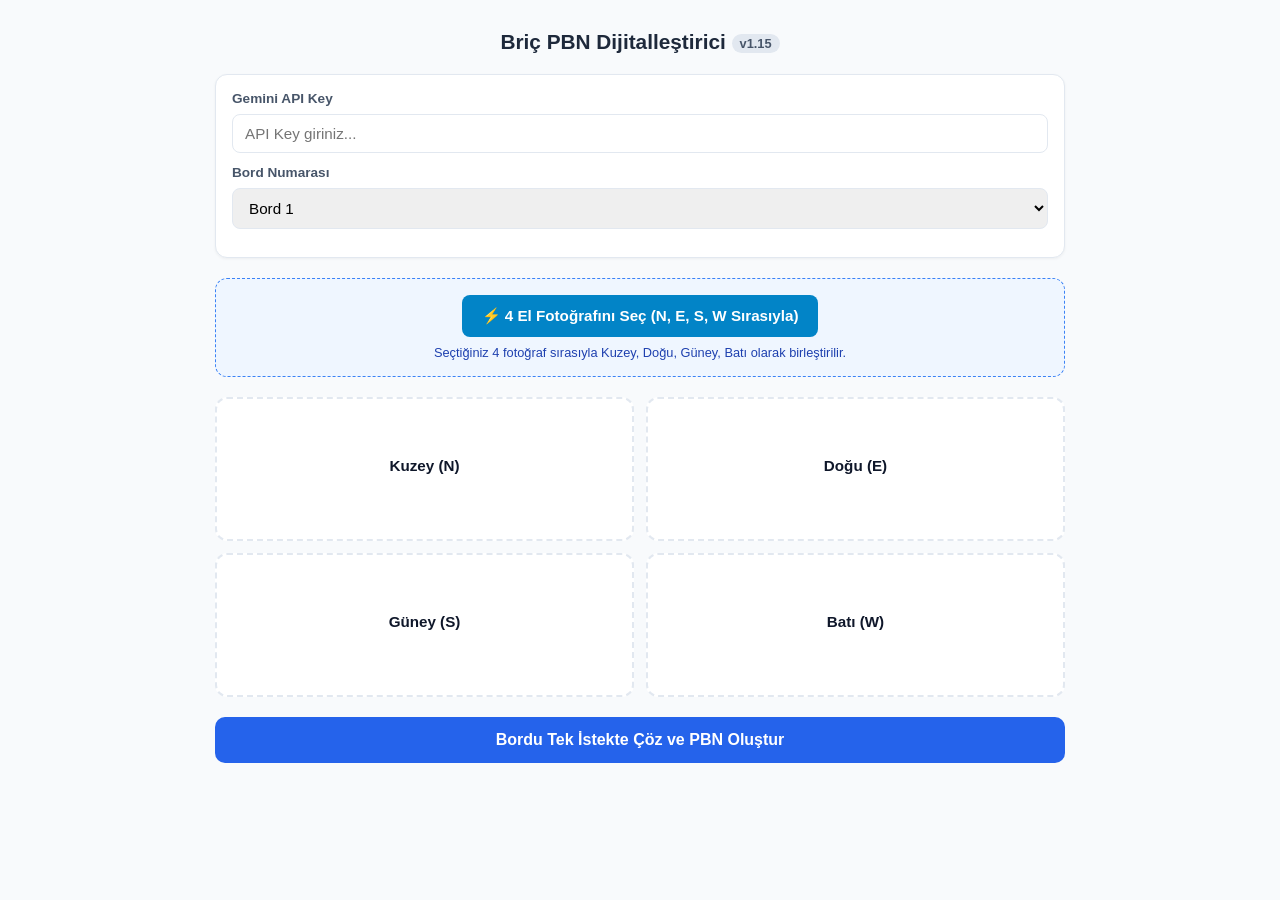
<file: index1_15.html>
<!DOCTYPE html>
<html lang="tr">
<head>
    <meta charset="UTF-8">
    <meta name="viewport" content="width=device-width, initial-scale=1.0">
    <link rel="icon" href="data:,">
    <title>Briç PBN Dijitalleştirici v1.15</title>
    <style>
        :root {
            --primary: #2563eb;
            --bg: #f8fafc;
            --card-bg: #ffffff;
            --text: #0f172a;
            --border: #e2e8f0;
            --success: #16a34a;
            --warning: #d97706;
            --danger: #dc2626;
        }

        body {
            font-family: -apple-system, BlinkMacSystemFont, "Segoe UI", Roboto, sans-serif;
            background-color: var(--bg);
            color: var(--text);
            margin: 0;
            padding: 16px;
            max-width: 850px;
            margin-left: auto;
            margin-right: auto;
        }

        h1 {
            font-size: 1.3rem;
            text-align: center;
            margin-bottom: 20px;
            color: #1e293b;
        }

        .version-tag {
            font-size: 0.8rem;
            background: #e2e8f0;
            padding: 2px 8px;
            border-radius: 12px;
            color: #475569;
            vertical-align: middle;
        }

        .panel {
            background: var(--card-bg);
            border: 1px solid var(--border);
            border-radius: 12px;
            padding: 16px;
            margin-bottom: 20px;
            box-shadow: 0 1px 3px rgba(0,0,0,0.05);
        }

        .batch-panel {
            background: #eff6ff;
            border: 1px dashed #3b82f6;
            text-align: center;
            padding: 16px;
            border-radius: 12px;
            margin-bottom: 20px;
        }

        .btn-batch {
            background: #0284c7;
            color: white;
            padding: 12px 20px;
            border-radius: 8px;
            font-weight: 700;
            font-size: 0.95rem;
            cursor: pointer;
            display: inline-block;
        }

        .batch-info {
            font-size: 0.8rem;
            color: #1e40af;
            margin-top: 8px;
        }

        .field-group {
            display: flex;
            flex-direction: column;
            gap: 8px;
            margin-bottom: 12px;
        }

        label {
            font-size: 0.85rem;
            font-weight: 600;
            color: #475569;
        }

        input[type="password"], input[type="text"], select {
            padding: 10px 12px;
            border: 1px solid var(--border);
            border-radius: 8px;
            font-size: 0.95rem;
            outline: none;
        }

        input:focus, select:focus {
            border-color: var(--primary);
        }

        .hands-grid {
            display: grid;
            grid-template-columns: 1fr 1fr;
            gap: 12px;
            margin-bottom: 20px;
        }

        .hand-card {
            background: var(--card-bg);
            border: 2px dashed var(--border);
            border-radius: 12px;
            padding: 10px;
            text-align: center;
            position: relative;
            display: flex;
            flex-direction: column;
            align-items: center;
            justify-content: center;
            min-height: 120px;
        }

        .hand-card.has-image {
            border-style: solid;
            border-color: var(--primary);
            background-color: #f0fdf4;
        }

        .hand-label {
            font-weight: 700;
            font-size: 0.95rem;
            margin-bottom: 6px;
        }

        .preview-img {
            max-width: 100%;
            max-height: 90px;
            border-radius: 6px;
            object-fit: cover;
            margin-top: 6px;
            display: none;
        }

        .btn-main {
            width: 100%;
            background: var(--primary);
            color: white;
            border: none;
            padding: 14px;
            border-radius: 10px;
            font-size: 1rem;
            font-weight: 700;
            cursor: pointer;
            transition: background 0.2s;
        }

        .btn-main:disabled {
            background: #94a3b8;
            cursor: not-allowed;
        }

        .status-box {
            margin-top: 12px;
            font-size: 0.9rem;
            text-align: center;
            color: #64748b;
            min-height: 24px;
            white-space: pre-wrap;
        }

        .validation-report {
            border-radius: 8px;
            padding: 12px;
            margin-bottom: 12px;
            font-size: 0.88rem;
            line-height: 1.5;
        }

        .validation-report.success {
            background-color: #f0fdf4;
            border: 1px solid #bbf7d0;
            color: #166534;
        }

        .validation-report.warning {
            background-color: #fffbeb;
            border: 1px solid #fef08a;
            color: #92400e;
        }

        textarea {
            width: 100%;
            height: 140px;
            font-family: monospace;
            font-size: 0.85rem;
            padding: 10px;
            border: 1px solid var(--border);
            border-radius: 8px;
            box-sizing: border-box;
            resize: vertical;
            margin-top: 10px;
        }

        .btn-copy {
            background: var(--success);
            color: white;
            border: none;
            padding: 10px 18px;
            border-radius: 6px;
            font-size: 0.85rem;
            font-weight: 700;
            cursor: pointer;
            margin-top: 8px;
            margin-bottom: 16px;
        }

        /* --- BRİÇ ELİ DENETLEYİCİSİ YENİ BOLD VE BÜYÜK STİLLERİ --- */
        .inspector-title {
            font-size: 1rem;
            font-weight: 800;
            color: #0f172a;
            margin-top: 16px;
            margin-bottom: 12px;
            border-bottom: 2px solid #cbd5e1;
            padding-bottom: 6px;
        }

        .inspector-grid {
            display: grid;
            grid-template-columns: 1fr 1fr;
            gap: 12px;
        }

        @media (max-width: 600px) {
            .inspector-grid {
                grid-template-columns: 1fr;
            }
        }

        .inspector-hand {
            background: #ffffff;
            border: 2px solid #cbd5e1;
            border-radius: 10px;
            padding: 12px;
            box-shadow: 0 1px 3px rgba(0,0,0,0.05);
        }

        .inspector-hand-title {
            font-weight: 800;
            font-size: 1.05rem;
            color: #1e293b;
            border-bottom: 2px solid #e2e8f0;
            padding-bottom: 6px;
            margin-bottom: 8px;
            font-family: -apple-system, BlinkMacSystemFont, "Segoe UI", Roboto, sans-serif;
        }

        .suit-line {
            display: flex;
            align-items: center;
            gap: 10px;
            line-height: 1.6;
            margin-bottom: 2px;
        }

        .suit-sym {
            font-weight: 900;
            font-size: 1.3rem;
            width: 22px;
            display: inline-block;
            text-align: center;
        }

        .suit-black { color: #000000; }
        .suit-red { color: #dc2626; }

        .suit-cards {
            letter-spacing: 2.5px;
            font-weight: 800;
            font-size: 1.1rem;
            color: #0f172a;
            font-family: -apple-system, BlinkMacSystemFont, "Segoe UI", Roboto, sans-serif;
        }
    </style>
</head>
<body>

    <h1>Briç PBN Dijitalleştirici <span class="version-tag">v1.15</span></h1>

    <!-- Ayarlar Paneli -->
    <div class="panel">
        <div class="field-group">
            <label for="apiKey">Gemini API Key</label>
            <input type="password" id="apiKey" placeholder="API Key giriniz..." onchange="saveApiKey()">
        </div>
        <div class="field-group">
            <label for="boardNo">Bord Numarası</label>
            <select id="boardNo">
                <script>
                    for(let i=1; i<=32; i++) {
                        document.write(`<option value="${i}">Bord ${i}</option>`);
                    }
                </script>
            </select>
        </div>
    </div>

    <!-- HIZLI TOPLU YÜKLEME BUTONU -->
    <div class="batch-panel">
        <label for="file-batch" class="btn-batch">
            ⚡ 4 El Fotoğrafını Seç (N, E, S, W Sırasıyla)
        </label>
        <input type="file" id="file-batch" accept="image/*" multiple style="display:none;" onchange="handleBatchFileSelect(event)">
        <div id="batchInfo" class="batch-info">
            Seçtiğiniz 4 fotoğraf sırasıyla Kuzey, Doğu, Güney, Batı olarak birleştirilir.
        </div>
    </div>

    <!-- 4 El Onay Paneli -->
    <div class="hands-grid">
        <div class="hand-card" id="card-N">
            <div class="hand-label">Kuzey (N)</div>
            <img id="preview-N" class="preview-img" alt="Kuzey">
        </div>
        <div class="hand-card" id="card-E">
            <div class="hand-label">Doğu (E)</div>
            <img id="preview-E" class="preview-img" alt="Doğu">
        </div>
        <div class="hand-card" id="card-S">
            <div class="hand-label">Güney (S)</div>
            <img id="preview-S" class="preview-img" alt="Güney">
        </div>
        <div class="hand-card" id="card-W">
            <div class="hand-label">Batı (W)</div>
            <img id="preview-W" class="preview-img" alt="Batı">
        </div>
    </div>

    <!-- Gizli Canvas -->
    <canvas id="collageCanvas" style="display:none;"></canvas>

    <!-- İşlem Butonu -->
    <button id="btnProcess" class="btn-main" onclick="processBoard()">Bordu Tek İstekte Çöz ve PBN Oluştur</button>
    <div id="status" class="status-box"></div>

    <!-- Sonuç Paneli -->
    <div class="panel" id="resultPanel" style="display: none;">
        <div id="validationBox" class="validation-report"></div>
        
        <label>Üretilen PBN Metni:</label>
        <textarea id="pbnOutput" readonly></textarea>
        <button class="btn-copy" onclick="copyPbn()">PBN'i Kopyala</button>

        <!-- KUTUNUN DIŞINDA HIZLI KONTROL İÇİN BRİÇ ELİ DENETLEYİCİSİ -->
        <div class="inspector-title">🔍 Hızlı Kontrol - Briç Eli Görünümü</div>
        <div class="inspector-grid" id="handsInspector">
            <!-- JavaScript burayı dolduracak -->
        </div>
    </div>

    <script>
        const API_MODEL = "gemini-3.6-flash";
        const handFiles = { N: null, E: null, S: null, W: null };

        document.addEventListener('DOMContentLoaded', () => {
            const savedKey = localStorage.getItem('gemini_api_key');
            if (savedKey) {
                document.getElementById('apiKey').value = savedKey;
            }
        });

        function saveApiKey() {
            const key = document.getElementById('apiKey').value.trim();
            localStorage.setItem('gemini_api_key', key);
        }

        function handleBatchFileSelect(event) {
            const files = Array.from(event.target.files);
            if (files.length !== 4) {
                alert(`Lütfen tam olarak 4 adet fotoğraf seçiniz! (Seçilen: ${files.length})`);
                return;
            }

            const directions = ['N', 'E', 'S', 'W'];
            directions.forEach((dir, index) => {
                const file = files[index];
                handFiles[dir] = file;

                const objectUrl = URL.createObjectURL(file);
                const img = document.getElementById(`preview-${dir}`);
                img.src = objectUrl;
                img.style.display = 'block';
                document.getElementById(`card-${dir}`).classList.add('has-image');
            });

            document.getElementById('batchInfo').innerText = "✅ 4 el fotoğrafı (N, E, S, W) hazır!";
        }

        function create2x2Collage() {
            return new Promise((resolve, reject) => {
                const dirs = ['N', 'E', 'S', 'W'];
                const loadedImages = [];
                let loadedCount = 0;

                dirs.forEach((dir, index) => {
                    const img = new Image();
                    img.src = URL.createObjectURL(handFiles[dir]);
                    img.onload = () => {
                        loadedImages[index] = img;
                        loadedCount++;
                        if (loadedCount === 4) {
                            renderCollage(loadedImages).then(resolve).catch(reject);
                        }
                    };
                    img.onerror = () => reject(new Error(`${dir} el görseli yüklenemedi.`));
                });
            });
        }

        function renderCollage(images) {
            return new Promise((resolve) => {
                const canvas = document.getElementById('collageCanvas');
                const tileW = 1500;
                const tileH = 1500;
                canvas.width = tileW * 2;
                canvas.height = tileH * 2;

                const ctx = canvas.getContext('2d');
                ctx.imageSmoothingEnabled = true;
                ctx.imageSmoothingQuality = 'high';

                ctx.drawImage(images[0], 0, 0, tileW, tileH);
                ctx.drawImage(images[1], tileW, 0, tileW, tileH);
                ctx.drawImage(images[2], 0, tileH, tileW, tileH);
                ctx.drawImage(images[3], tileW, tileH, tileW, tileH);

                ctx.font = 'bold 72px Arial';
                ctx.shadowColor = 'black';
                ctx.shadowBlur = 10;

                const drawTag = (text, x, y) => {
                    ctx.fillStyle = '#ef4444';
                    ctx.fillRect(x, y - 65, 380, 85);
                    ctx.fillStyle = '#ffffff';
                    ctx.fillText(text, x + 20, y);
                };

                drawTag('NORTH (N)', 30, 90);
                drawTag('EAST (E)', tileW + 30, 90);
                drawTag('SOUTH (S)', 30, tileH + 90);
                drawTag('WEST (W)', tileW + 30, tileH + 90);

                const base64Data = canvas.toDataURL('image/jpeg', 0.92).split(',')[1];
                resolve(base64Data);
            });
        }

        async function processBoard() {
            const apiKey = document.getElementById('apiKey').value.trim();
            if (!apiKey) {
                alert("Lütfen Gemini API Key giriniz!");
                return;
            }

            if (!handFiles.N || !handFiles.E || !handFiles.S || !handFiles.W) {
                alert("Lütfen 4 el fotoğrafını da yükleyin!");
                return;
            }

            const btn = document.getElementById('btnProcess');
            const status = document.getElementById('status');
            const resultPanel = document.getElementById('resultPanel');
            const validationBox = document.getElementById('validationBox');

            btn.disabled = true;
            resultPanel.style.display = 'none';

            try {
                status.innerText = "1/2 📷 Yüksek Çözünürlüklü Kolaj Hazırlanıyor...";
                const collageBase64 = await create2x2Collage();

                status.innerText = "2/2 🚀 Yapay Zekaya Tek İstek Gönderiliyor...";

                // GELİŞTİRİLMİŞ SEMBOL VE RENK KİLİTLİ PROMPT
                const promptText = `
Sen hassas bir briç hakimi ve görsel analiz uzmanısın.
Bu görselde 4 farklı briç oyuncusunun eli 2x2 kolaj halinde birleştirilmiştir.

KADRANLAR VE ELLER:
- Sol Üst Kadran: KUZEY (N)
- Sağ Üst Kadran: DOĞU (E)
- Sol Alt Kadran: GÜNEY (S)
- Sağ Alt Kadran: BATI (W)

KRİTİK GÖRSEL ANALİZ KURALLARI:
1. SEMBOL ÇAPASI (ÇOK ÖNEMLİ): Grupları sıraya göre okuma. Her renk grubunun başında veya üzerinde yer alan Maça (♠), Kupa (♥), Karo (♦), Sinek (♣) sembollerini ara. Kartları sadece ait olduğu sembolün altına yaz.
2. RENK KİLİDİ:
   - Maça (S) ve Sinek (C) SİYAH kartlardır.
   - Kupa (H) ve Karo (D) KIRMIZI kartlardır.
   Siyah renk sembolünün altına kırmızı kart, kırmızı renk sembolünün altına siyah kart ASLA yazılamaz.
3. ŞİKAN (VOID) KURALI: Oyuncunun elinde bir renk hiç yoksa (Şikan ise), o rengin karşısını kesinlikle boş metin "" olarak bırak. Asla başka rengin kartını oraya doldurma.
4. SIRA TOLERANSI: Oyuncu kartları masaya büyükten küçüğe dizmemiş olabilir (örneğin A J 7 2 6 gibi ters dizim yapabilir). Sıra bozuk diye kartı başka renge kaydırma, oradaki sembolün yanında ne görüyorsan oku.
5. '10' kartı için KESİNLİKLE 'T' harfini kullan.

Sadece ve sadece aşağıdaki JSON formatında yanıt ver (başka hiçbir metin ekleme):
{
  "N": { "S": "AKT9", "H": "QJ8", "D": "765", "C": "432" },
  "E": { "S": "...", "H": "...", "D": "...", "C": "..." },
  "S": { "S": "...", "H": "...", "D": "...", "C": "..." },
  "W": { "S": "...", "H": "...", "D": "...", "C": "..." }
}
                `;

                const url = `https://generativelanguage.googleapis.com/v1beta/models/${API_MODEL}:generateContent?key=${apiKey}`;

                const response = await fetch(url, {
                    method: 'POST',
                    headers: { 'Content-Type': 'application/json' },
                    body: JSON.stringify({
                        contents: [{
                            parts: [
                                { text: promptText },
                                {
                                    inline_data: {
                                        mime_type: "image/jpeg",
                                        data: collageBase64
                                    }
                                }
                            ]
                        }],
                        generationConfig: {
                            response_mime_type: "application/json",
                            temperature: 0.1
                        }
                    })
                });

                if (!response.ok) {
                    const errData = await response.json().catch(() => ({}));
                    throw new Error(errData.error?.message || `HTTP ${response.status}`);
                }

                const data = await response.json();
                const rawJsonText = data.candidates?.[0]?.content?.parts?.[0]?.text;

                if (!rawJsonText) {
                    throw new Error("Yapay zekadan geçerli bir yanıt alınamadı.");
                }

                const parsedResults = JSON.parse(rawJsonText);

                status.innerText = "52 Kart Doğrulaması Yapılıyor...";
                const validation = validateDeck(parsedResults);
                validationBox.innerHTML = validation.html;
                validationBox.className = `validation-report ${validation.isPerfect ? 'success' : 'warning'}`;

                const boardNo = document.getElementById('boardNo').value;
                const formattedHands = {};
                for (let dir of ['N', 'E', 'S', 'W']) {
                    const h = parsedResults[dir] || {};
                    formattedHands[dir] = `${formatSuitForPbn(h.S)}.${formatSuitForPbn(h.H)}.${formatSuitForPbn(h.D)}.${formatSuitForPbn(h.C)}`;
                }

                const pbnText = buildPbnString(boardNo, formattedHands.N, formattedHands.E, formattedHands.S, formattedHands.W);
                document.getElementById('pbnOutput').value = pbnText;
                
                // BRİÇ ELİ DENETLEYİCİSİ (YENİLENMİŞ 'T' VE BOLD FONT SİSTEMİ)
                renderHumanReadableHands(parsedResults);

                resultPanel.style.display = 'block';
                status.innerText = "✅ İşlem Başarıyla Tamamlandı!";

            } catch (err) {
                console.error(err);
                status.innerText = "❌ Hata Oluştu:\n" + (err.message || err.toString());
            } finally {
                btn.disabled = false;
            }
        }

        // BRİÇ ELİ DENETLEYİCİSİ RENDER FONKSİYONU (10 YERİNE 'T', BÜYÜK VE BOLD FONT)
        function renderHumanReadableHands(parsedResults) {
            const container = document.getElementById('handsInspector');
            const dirNames = { N: 'Kuzey (N)', E: 'Doğu (E)', S: 'Güney (S)', W: 'Batı (W)' };
            let html = '';

            for (let dir of ['N', 'E', 'S', 'W']) {
                const hand = parsedResults[dir] || {};
                
                const formatCards = (str) => {
                    const cleaned = cleanSuit(str);
                    if (!cleaned) return '<span style="color:#94a3b8; font-size: 0.95rem;">— (Şikan)</span>';
                    // T harfi korunur ve kartlar arasına boşluk konularak kalın yazılır
                    return cleaned.split('').join(' ');
                };

                html += `
                    <div class="inspector-hand">
                        <div class="inspector-hand-title">${dirNames[dir]}</div>
                        <div class="suit-line">
                            <span class="suit-sym suit-black">♠</span>
                            <span class="suit-cards">${formatCards(hand.S)}</span>
                        </div>
                        <div class="suit-line">
                            <span class="suit-sym suit-red">♥</span>
                            <span class="suit-cards">${formatCards(hand.H)}</span>
                        </div>
                        <div class="suit-line">
                            <span class="suit-sym suit-red">♦</span>
                            <span class="suit-cards">${formatCards(hand.D)}</span>
                        </div>
                        <div class="suit-line">
                            <span class="suit-sym suit-black">♣</span>
                            <span class="suit-cards">${formatCards(hand.C)}</span>
                        </div>
                    </div>
                `;
            }

            container.innerHTML = html;
        }

        function cleanSuit(val) {
            if (!val || typeof val !== 'string') return "";
            return val.toUpperCase().replace(/[^AKQJT98765432]/g, '');
        }

        function formatSuitForPbn(val) {
            const cleaned = cleanSuit(val);
            return cleaned.length > 0 ? cleaned : "-";
        }

        function validateDeck(rawResults) {
            const suitNames = { S: 'Maça (♠)', H: 'Kupa (♥)', D: 'Karo (♦)', C: 'Sinek (♣)' };
            const ranks = ['A', 'K', 'Q', 'J', 'T', '9', '8', '7', '6', '5', '4', '3', '2'];
            const suits = ['S', 'H', 'D', 'C'];
            const dirNames = { N: 'Kuzey', E: 'Doğu', S: 'Güney', W: 'Batı' };

            const cardMap = {};
            suits.forEach(s => {
                ranks.forEach(r => { cardMap[`${s}_${r}`] = []; });
            });

            const handCounts = { N: 0, E: 0, S: 0, W: 0 };
            let totalCardsFound = 0;

            for (let dir of ['N', 'E', 'S', 'W']) {
                const handObj = rawResults[dir] || {};
                suits.forEach(s => {
                    const suitCards = cleanSuit(handObj[s]);
                    for (let char of suitCards) {
                        handCounts[dir]++;
                        totalCardsFound++;
                        const key = `${s}_${char}`;
                        if (cardMap[key]) cardMap[key].push(dirNames[dir]);
                    }
                });
            }

            const duplicates = [];
            const missing = [];

            for (let key in cardMap) {
                const [s, r] = key.split('_');
                const rankName = r === 'T' ? 'T (10)' : r;
                const cardLabel = `${suitNames[s]} ${rankName}`;

                if (cardMap[key].length > 1) {
                    duplicates.push(`${cardLabel} (${cardMap[key].join(', ')} ellerinde)`);
                } else if (cardMap[key].length === 0) {
                    missing.push(cardLabel);
                }
            }

            let isPerfect = (totalCardsFound === 52) && (duplicates.length === 0) && (missing.length === 0);
            let reportHtml = `<strong>Bord Doğrulama Analizi:</strong><br>`;

            if (isPerfect) {
                reportHtml += `✅ <strong>Mükemmel!</strong> 52 kartın tamamı hatasız ve eksiksiz tespit edildi.`;
                return { isPerfect: true, html: reportHtml };
            }

            let issues = [];
            let countIssues = [];
            for (let dir of ['N', 'E', 'S', 'W']) {
                if (handCounts[dir] !== 13) {
                    countIssues.push(`${dirNames[dir]}: ${handCounts[dir]} kart`);
                }
            }
            if (countIssues.length > 0) {
                issues.push(`⚠️ <strong>Kart Sayısı Uyuşmazlığı:</strong> ${countIssues.join(', ')} (Her el 13 olmalı).`);
            }

            if (duplicates.length > 0) {
                issues.push(`❌ <strong>Çift Okunan Kartlar:</strong> ${duplicates.join('; ')}.`);
            }

            if (missing.length > 0 && missing.length <= 8) {
                issues.push(`🔍 <strong>Eksik Kartlar:</strong> ${missing.join(', ')}.`);
            } else if (missing.length > 8) {
                issues.push(`🔍 <strong>Eksik Kart Sayısı:</strong> ${missing.length} kart bulunamadı.`);
            }

            reportHtml += issues.join('<br>');
            return { isPerfect: false, html: reportHtml };
        }

        function buildPbnString(boardNo, n, e, s, w) {
            const dealers = ['N', 'E', 'S', 'W'];
            const dealer = dealers[(parseInt(boardNo) - 1) % 4];
            const vulPattern = ['None', 'NS', 'EW', 'All', 'NS', 'EW', 'All', 'None', 'EW', 'All', 'None', 'NS', 'All', 'None', 'NS', 'EW'];
            const vul = vulPattern[(parseInt(boardNo) - 1) % 16];
            const today = new Date().toISOString().split('T')[0].replace(/-/g, '.');

            return `[Event "Bridge Hand Digitizer"]
[Site "Mobile Web App"]
[Date "${today}"]
[Board "${boardNo}"]
[West "-"]
[North "-"]
[East "-"]
[South "-"]
[Dealer "${dealer}"]
[Vulnerable "${vul}"]
[Deal "N:${n} ${e} ${s} ${w}"]`;
        }

        function copyPbn() {
            const textarea = document.getElementById('pbnOutput');
            textarea.select();
            document.execCommand('copy');
            alert("PBN kopyalandı!");
        }
    </script>
</body>
</html>
</file>
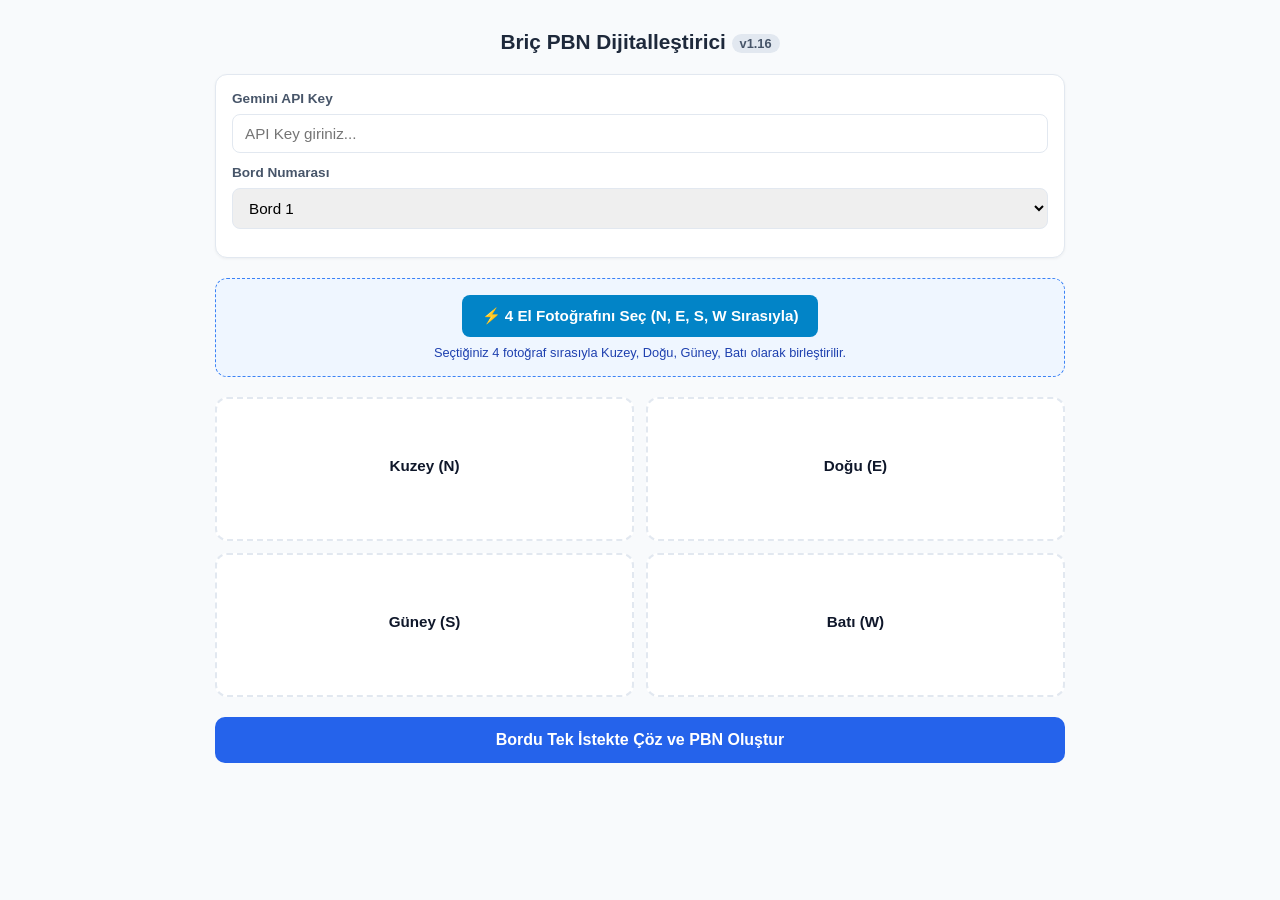
<file: index1_16.html>
<!DOCTYPE html>
<html lang="tr">
<head>
    <meta charset="UTF-8">
    <meta name="viewport" content="width=device-width, initial-scale=1.0">
    <link rel="icon" href="data:,">
    <title>Briç PBN Dijitalleştirici v1.16</title>
    <style>
        :root {
            --primary: #2563eb;
            --bg: #f8fafc;
            --card-bg: #ffffff;
            --text: #0f172a;
            --border: #e2e8f0;
            --success: #16a34a;
            --warning: #d97706;
            --danger: #dc2626;
        }

        body {
            font-family: -apple-system, BlinkMacSystemFont, "Segoe UI", Roboto, sans-serif;
            background-color: var(--bg);
            color: var(--text);
            margin: 0;
            padding: 16px;
            max-width: 850px;
            margin-left: auto;
            margin-right: auto;
        }

        h1 {
            font-size: 1.3rem;
            text-align: center;
            margin-bottom: 20px;
            color: #1e293b;
        }

        .version-tag {
            font-size: 0.8rem;
            background: #e2e8f0;
            padding: 2px 8px;
            border-radius: 12px;
            color: #475569;
            vertical-align: middle;
        }

        .panel {
            background: var(--card-bg);
            border: 1px solid var(--border);
            border-radius: 12px;
            padding: 16px;
            margin-bottom: 20px;
            box-shadow: 0 1px 3px rgba(0,0,0,0.05);
        }

        .batch-panel {
            background: #eff6ff;
            border: 1px dashed #3b82f6;
            text-align: center;
            padding: 16px;
            border-radius: 12px;
            margin-bottom: 20px;
        }

        .btn-batch {
            background: #0284c7;
            color: white;
            padding: 12px 20px;
            border-radius: 8px;
            font-weight: 700;
            font-size: 0.95rem;
            cursor: pointer;
            display: inline-block;
        }

        .batch-info {
            font-size: 0.8rem;
            color: #1e40af;
            margin-top: 8px;
        }

        .field-group {
            display: flex;
            flex-direction: column;
            gap: 8px;
            margin-bottom: 12px;
        }

        label {
            font-size: 0.85rem;
            font-weight: 600;
            color: #475569;
        }

        input[type="password"], input[type="text"], select {
            padding: 10px 12px;
            border: 1px solid var(--border);
            border-radius: 8px;
            font-size: 0.95rem;
            outline: none;
        }

        input:focus, select:focus {
            border-color: var(--primary);
        }

        .hands-grid {
            display: grid;
            grid-template-columns: 1fr 1fr;
            gap: 12px;
            margin-bottom: 20px;
        }

        .hand-card {
            background: var(--card-bg);
            border: 2px dashed var(--border);
            border-radius: 12px;
            padding: 10px;
            text-align: center;
            position: relative;
            display: flex;
            flex-direction: column;
            align-items: center;
            justify-content: center;
            min-height: 120px;
        }

        .hand-card.has-image {
            border-style: solid;
            border-color: var(--primary);
            background-color: #f0fdf4;
        }

        .hand-label {
            font-weight: 700;
            font-size: 0.95rem;
            margin-bottom: 6px;
        }

        .preview-img {
            max-width: 100%;
            max-height: 90px;
            border-radius: 6px;
            object-fit: cover;
            margin-top: 6px;
            display: none;
        }

        .btn-main {
            width: 100%;
            background: var(--primary);
            color: white;
            border: none;
            padding: 14px;
            border-radius: 10px;
            font-size: 1rem;
            font-weight: 700;
            cursor: pointer;
            transition: background 0.2s;
        }

        .btn-main:disabled {
            background: #94a3b8;
            cursor: not-allowed;
        }

        .status-box {
            margin-top: 12px;
            font-size: 0.9rem;
            text-align: center;
            color: #64748b;
            min-height: 24px;
            white-space: pre-wrap;
        }

        .validation-report {
            border-radius: 8px;
            padding: 12px;
            margin-bottom: 12px;
            font-size: 0.88rem;
            line-height: 1.5;
        }

        .validation-report.success {
            background-color: #f0fdf4;
            border: 1px solid #bbf7d0;
            color: #166534;
        }

        .validation-report.warning {
            background-color: #fffbeb;
            border: 1px solid #fef08a;
            color: #92400e;
        }

        textarea {
            width: 100%;
            height: 140px;
            font-family: monospace;
            font-size: 0.85rem;
            padding: 10px;
            border: 1px solid var(--border);
            border-radius: 8px;
            box-sizing: border-box;
            resize: vertical;
            margin-top: 10px;
        }

        .btn-copy {
            background: var(--success);
            color: white;
            border: none;
            padding: 10px 18px;
            border-radius: 6px;
            font-size: 0.85rem;
            font-weight: 700;
            cursor: pointer;
            margin-top: 8px;
            margin-bottom: 16px;
        }

        .inspector-title {
            font-size: 1rem;
            font-weight: 800;
            color: #0f172a;
            margin-top: 16px;
            margin-bottom: 12px;
            border-bottom: 2px solid #cbd5e1;
            padding-bottom: 6px;
        }

        .inspector-grid {
            display: grid;
            grid-template-columns: 1fr 1fr;
            gap: 12px;
        }

        @media (max-width: 600px) {
            .inspector-grid {
                grid-template-columns: 1fr;
            }
        }

        .inspector-hand {
            background: #ffffff;
            border: 2px solid #cbd5e1;
            border-radius: 10px;
            padding: 12px;
            box-shadow: 0 1px 3px rgba(0,0,0,0.05);
        }

        .inspector-hand-title {
            font-weight: 800;
            font-size: 1.05rem;
            color: #1e293b;
            border-bottom: 2px solid #e2e8f0;
            padding-bottom: 6px;
            margin-bottom: 8px;
            font-family: -apple-system, BlinkMacSystemFont, "Segoe UI", Roboto, sans-serif;
        }

        .suit-line {
            display: flex;
            align-items: center;
            gap: 10px;
            line-height: 1.6;
            margin-bottom: 2px;
        }

        .suit-sym {
            font-weight: 900;
            font-size: 1.3rem;
            width: 22px;
            display: inline-block;
            text-align: center;
        }

        .suit-black { color: #000000; }
        .suit-red { color: #dc2626; }

        .suit-cards {
            letter-spacing: 2.5px;
            font-weight: 800;
            font-size: 1.1rem;
            color: #0f172a;
            font-family: -apple-system, BlinkMacSystemFont, "Segoe UI", Roboto, sans-serif;
        }
    </style>
</head>
<body>

    <h1>Briç PBN Dijitalleştirici <span class="version-tag">v1.16</span></h1>

    <!-- Ayarlar Paneli -->
    <div class="panel">
        <div class="field-group">
            <label for="apiKey">Gemini API Key</label>
            <input type="password" id="apiKey" placeholder="API Key giriniz..." onchange="saveApiKey()">
        </div>
        <div class="field-group">
            <label for="boardNo">Bord Numarası</label>
            <select id="boardNo">
                <script>
                    for(let i=1; i<=32; i++) {
                        document.write(`<option value="${i}">Bord ${i}</option>`);
                    }
                </script>
            </select>
        </div>
    </div>

    <!-- HIZLI TOPLU YÜKLEME BUTONU -->
    <div class="batch-panel">
        <label for="file-batch" class="btn-batch">
            ⚡ 4 El Fotoğrafını Seç (N, E, S, W Sırasıyla)
        </label>
        <input type="file" id="file-batch" accept="image/*" multiple style="display:none;" onchange="handleBatchFileSelect(event)">
        <div id="batchInfo" class="batch-info">
            Seçtiğiniz 4 fotoğraf sırasıyla Kuzey, Doğu, Güney, Batı olarak birleştirilir.
        </div>
    </div>

    <!-- 4 El Onay Paneli -->
    <div class="hands-grid">
        <div class="hand-card" id="card-N">
            <div class="hand-label">Kuzey (N)</div>
            <img id="preview-N" class="preview-img" alt="Kuzey">
        </div>
        <div class="hand-card" id="card-E">
            <div class="hand-label">Doğu (E)</div>
            <img id="preview-E" class="preview-img" alt="Doğu">
        </div>
        <div class="hand-card" id="card-S">
            <div class="hand-label">Güney (S)</div>
            <img id="preview-S" class="preview-img" alt="Güney">
        </div>
        <div class="hand-card" id="card-W">
            <div class="hand-label">Batı (W)</div>
            <img id="preview-W" class="preview-img" alt="Batı">
        </div>
    </div>

    <!-- Gizli Canvas -->
    <canvas id="collageCanvas" style="display:none;"></canvas>

    <!-- İşlem Butonu -->
    <button id="btnProcess" class="btn-main" onclick="processBoard()">Bordu Tek İstekte Çöz ve PBN Oluştur</button>
    <div id="status" class="status-box"></div>

    <!-- Sonuç Paneli -->
    <div class="panel" id="resultPanel" style="display: none;">
        <div id="validationBox" class="validation-report"></div>
        
        <label>Üretilen PBN Metni:</label>
        <textarea id="pbnOutput" readonly></textarea>
        <button class="btn-copy" onclick="copyPbn()">PBN'i Kopyala</button>

        <!-- KUTUNUN DIŞINDA HIZLI KONTROL İÇİN BRİÇ ELİ DENETLEYİCİSİ -->
        <div class="inspector-title">🔍 Hızlı Kontrol - Briç Eli Görünümü</div>
        <div class="inspector-grid" id="handsInspector">
            <!-- JavaScript burayı dolduracak -->
        </div>
    </div>

    <script>
        const API_MODEL = "gemini-3.6-flash";
        const handFiles = { N: null, E: null, S: null, W: null };

        document.addEventListener('DOMContentLoaded', () => {
            const savedKey = localStorage.getItem('gemini_api_key');
            if (savedKey) {
                document.getElementById('apiKey').value = savedKey;
            }
        });

        function saveApiKey() {
            const key = document.getElementById('apiKey').value.trim();
            localStorage.setItem('gemini_api_key', key);
        }

        function handleBatchFileSelect(event) {
            const files = Array.from(event.target.files);
            if (files.length !== 4) {
                alert(`Lütfen tam olarak 4 adet fotoğraf seçiniz! (Seçilen: ${files.length})`);
                return;
            }

            const directions = ['N', 'E', 'S', 'W'];
            directions.forEach((dir, index) => {
                const file = files[index];
                handFiles[dir] = file;

                const objectUrl = URL.createObjectURL(file);
                const img = document.getElementById(`preview-${dir}`);
                img.src = objectUrl;
                img.style.display = 'block';
                document.getElementById(`card-${dir}`).classList.add('has-image');
            });

            document.getElementById('batchInfo').innerText = "✅ 4 el fotoğrafı (N, E, S, W) hazır!";
        }

        function create2x2Collage() {
            return new Promise((resolve, reject) => {
                const dirs = ['N', 'E', 'S', 'W'];
                const loadedImages = [];
                let loadedCount = 0;

                dirs.forEach((dir, index) => {
                    const img = new Image();
                    img.src = URL.createObjectURL(handFiles[dir]);
                    img.onload = () => {
                        loadedImages[index] = img;
                        loadedCount++;
                        if (loadedCount === 4) {
                            renderCollage(loadedImages).then(resolve).catch(reject);
                        }
                    };
                    img.onerror = () => reject(new Error(`${dir} el görseli yüklenemedi.`));
                });
            });
        }

        function renderCollage(images) {
            return new Promise((resolve) => {
                const canvas = document.getElementById('collageCanvas');
                const tileW = 1500;
                const tileH = 1500;
                canvas.width = tileW * 2;
                canvas.height = tileH * 2;

                const ctx = canvas.getContext('2d');
                ctx.imageSmoothingEnabled = true;
                ctx.imageSmoothingQuality = 'high';

                ctx.drawImage(images[0], 0, 0, tileW, tileH);
                ctx.drawImage(images[1], tileW, 0, tileW, tileH);
                ctx.drawImage(images[2], 0, tileH, tileW, tileH);
                ctx.drawImage(images[3], tileW, tileH, tileW, tileH);

                ctx.font = 'bold 72px Arial';
                ctx.shadowColor = 'black';
                ctx.shadowBlur = 10;

                const drawTag = (text, x, y) => {
                    ctx.fillStyle = '#ef4444';
                    ctx.fillRect(x, y - 65, 380, 85);
                    ctx.fillStyle = '#ffffff';
                    ctx.fillText(text, x + 20, y);
                };

                drawTag('NORTH (N)', 30, 90);
                drawTag('EAST (E)', tileW + 30, 90);
                drawTag('SOUTH (S)', 30, tileH + 90);
                drawTag('WEST (W)', tileW + 30, tileH + 90);

                const base64Data = canvas.toDataURL('image/jpeg', 0.92).split(',')[1];
                resolve(base64Data);
            });
        }

        // 503 YOĞUNLUK HATALARINDA OTOMATİK TEKRAR DENEME (RETRY) FONKSİYONU
        async function fetchWithRetry(url, options, maxRetries = 2, delayMs = 3000) {
            const statusBox = document.getElementById('status');
            for (let i = 0; i <= maxRetries; i++) {
                try {
                    const response = await fetch(url, options);
                    if (response.status === 503 && i < maxRetries) {
                        statusBox.innerText = `⚠️ Google sunucusu anlık yoğun (503).\n${delayMs / 1000} saniye içinde otomatik tekrar deneniyor (${i + 1}/${maxRetries})...`;
                        await new Promise(res => setTimeout(res, delayMs));
                        continue;
                    }
                    return response;
                } catch (err) {
                    if (i === maxRetries) throw err;
                    await new Promise(res => setTimeout(res, delayMs));
                }
            }
        }

        async function processBoard() {
            const apiKey = document.getElementById('apiKey').value.trim();
            if (!apiKey) {
                alert("Lütfen Gemini API Key giriniz!");
                return;
            }

            if (!handFiles.N || !handFiles.E || !handFiles.S || !handFiles.W) {
                alert("Lütfen 4 el fotoğrafını da yükleyin!");
                return;
            }

            const btn = document.getElementById('btnProcess');
            const status = document.getElementById('status');
            const resultPanel = document.getElementById('resultPanel');
            const validationBox = document.getElementById('validationBox');

            btn.disabled = true;
            resultPanel.style.display = 'none';

            try {
                status.innerText = "1/2 📷 Yüksek Çözünürlüklü Kolaj Hazırlanıyor...";
                const collageBase64 = await create2x2Collage();

                status.innerText = "2/2 🚀 Yapay Zekaya Tek İstek Gönderiliyor...";

                const promptText = `
Sen hassas bir briç hakimi ve görsel analiz uzmanısın.
Bu görselde 4 farklı briç oyuncusunun eli 2x2 kolaj halinde birleştirilmiştir.

KADRANLAR VE ELLER:
- Sol Üst Kadran: KUZEY (N)
- Sağ Üst Kadran: DOĞU (E)
- Sol Alt Kadran: GÜNEY (S)
- Sağ Alt Kadran: BATI (W)

KRİTİK GÖRSEL ANALİZ KURALLARI:
1. SEMBOL ÇAPASI (ÇOK ÖNEMLİ): Grupları sıraya göre okuma. Her renk grubunun başında veya üzerinde yer alan Maça (♠), Kupa (♥), Karo (♦), Sinek (♣) sembollerini ara. Kartları sadece ait olduğu sembolün altına yaz.
2. RENK KİLİDİ:
   - Maça (S) ve Sinek (C) SİYAH kartlardır.
   - Kupa (H) ve Karo (D) KIRMIZI kartlardır.
   Siyah renk sembolünün altına kırmızı kart, kırmızı renk sembolünün altına siyah kart ASLA yazılamaz.
3. ŞİKAN (VOID) KURALI: Oyuncunun elinde bir renk hiç yoksa (Şikan ise), o rengin karşısını kesinlikle boş metin "" olarak bırak. Asla başka rengin kartını oraya doldurma.
4. SIRA TOLERANSI: Oyuncu kartları masaya büyükten küçüğe dizmemiş olabilir (örneğin A J 7 2 6 gibi ters dizim yapabilir). Sıra bozuk diye kartı başka renge kaydırma, oradaki sembolün yanında ne görüyorsan oku.
5. '10' kartı için KESİNLİKLE 'T' harfini kullan.

Sadece ve sadece aşağıdaki JSON formatında yanıt ver (başka hiçbir metin ekleme):
{
  "N": { "S": "AKT9", "H": "QJ8", "D": "765", "C": "432" },
  "E": { "S": "...", "H": "...", "D": "...", "C": "..." },
  "S": { "S": "...", "H": "...", "D": "...", "C": "..." },
  "W": { "S": "...", "H": "...", "D": "...", "C": "..." }
}
                `;

                const url = `https://generativelanguage.googleapis.com/v1beta/models/${API_MODEL}:generateContent?key=${apiKey}`;

                // OTOMATİK RETRY DESTEKLİ FETCH
                const response = await fetchWithRetry(url, {
                    method: 'POST',
                    headers: { 'Content-Type': 'application/json' },
                    body: JSON.stringify({
                        contents: [{
                            parts: [
                                { text: promptText },
                                {
                                    inline_data: {
                                        mime_type: "image/jpeg",
                                        data: collageBase64
                                    }
                                }
                            ]
                        }],
                        generationConfig: {
                            response_mime_type: "application/json",
                            temperature: 0.1
                        }
                    })
                });

                if (!response.ok) {
                    const errData = await response.json().catch(() => ({}));
                    throw new Error(errData.error?.message || `HTTP ${response.status}`);
                }

                const data = await response.json();
                const rawJsonText = data.candidates?.[0]?.content?.parts?.[0]?.text;

                if (!rawJsonText) {
                    throw new Error("Yapay zekadan geçerli bir yanıt alınamadı.");
                }

                const parsedResults = JSON.parse(rawJsonText);

                status.innerText = "52 Kart Doğrulaması Yapılıyor...";
                const validation = validateDeck(parsedResults);
                validationBox.innerHTML = validation.html;
                validationBox.className = `validation-report ${validation.isPerfect ? 'success' : 'warning'}`;

                const boardNo = document.getElementById('boardNo').value;
                const formattedHands = {};
                for (let dir of ['N', 'E', 'S', 'W']) {
                    const h = parsedResults[dir] || {};
                    formattedHands[dir] = `${formatSuitForPbn(h.S)}.${formatSuitForPbn(h.H)}.${formatSuitForPbn(h.D)}.${formatSuitForPbn(h.C)}`;
                }

                const pbnText = buildPbnString(boardNo, formattedHands.N, formattedHands.E, formattedHands.S, formattedHands.W);
                document.getElementById('pbnOutput').value = pbnText;
                
                renderHumanReadableHands(parsedResults);

                resultPanel.style.display = 'block';
                status.innerText = "✅ İşlem Başarıyla Tamamlandı!";

            } catch (err) {
                console.error(err);
                status.innerText = "❌ Hata Oluştu:\n" + (err.message || err.toString());
            } finally {
                btn.disabled = false;
            }
        }

        function renderHumanReadableHands(parsedResults) {
            const container = document.getElementById('handsInspector');
            const dirNames = { N: 'Kuzey (N)', E: 'Doğu (E)', S: 'Güney (S)', W: 'Batı (W)' };
            let html = '';

            for (let dir of ['N', 'E', 'S', 'W']) {
                const hand = parsedResults[dir] || {};
                
                const formatCards = (str) => {
                    const cleaned = cleanSuit(str);
                    if (!cleaned) return '<span style="color:#94a3b8; font-size: 0.95rem;">— (Şikan)</span>';
                    return cleaned.split('').join(' ');
                };

                html += `
                    <div class="inspector-hand">
                        <div class="inspector-hand-title">${dirNames[dir]}</div>
                        <div class="suit-line">
                            <span class="suit-sym suit-black">♠</span>
                            <span class="suit-cards">${formatCards(hand.S)}</span>
                        </div>
                        <div class="suit-line">
                            <span class="suit-sym suit-red">♥</span>
                            <span class="suit-cards">${formatCards(hand.H)}</span>
                        </div>
                        <div class="suit-line">
                            <span class="suit-sym suit-red">♦</span>
                            <span class="suit-cards">${formatCards(hand.D)}</span>
                        </div>
                        <div class="suit-line">
                            <span class="suit-sym suit-black">♣</span>
                            <span class="suit-cards">${formatCards(hand.C)}</span>
                        </div>
                    </div>
                `;
            }

            container.innerHTML = html;
        }

        function cleanSuit(val) {
            if (!val || typeof val !== 'string') return "";
            return val.toUpperCase().replace(/[^AKQJT98765432]/g, '');
        }

        function formatSuitForPbn(val) {
            const cleaned = cleanSuit(val);
            return cleaned.length > 0 ? cleaned : "-";
        }

        function validateDeck(rawResults) {
            const suitNames = { S: 'Maça (♠)', H: 'Kupa (♥)', D: 'Karo (♦)', C: 'Sinek (♣)' };
            const ranks = ['A', 'K', 'Q', 'J', 'T', '9', '8', '7', '6', '5', '4', '3', '2'];
            const suits = ['S', 'H', 'D', 'C'];
            const dirNames = { N: 'Kuzey', E: 'Doğu', S: 'Güney', W: 'Batı' };

            const cardMap = {};
            suits.forEach(s => {
                ranks.forEach(r => { cardMap[`${s}_${r}`] = []; });
            });

            const handCounts = { N: 0, E: 0, S: 0, W: 0 };
            let totalCardsFound = 0;

            for (let dir of ['N', 'E', 'S', 'W']) {
                const handObj = rawResults[dir] || {};
                suits.forEach(s => {
                    const suitCards = cleanSuit(handObj[s]);
                    for (let char of suitCards) {
                        handCounts[dir]++;
                        totalCardsFound++;
                        const key = `${s}_${char}`;
                        if (cardMap[key]) cardMap[key].push(dirNames[dir]);
                    }
                });
            }

            const duplicates = [];
            const missing = [];

            for (let key in cardMap) {
                const [s, r] = key.split('_');
                const rankName = r === 'T' ? 'T (10)' : r;
                const cardLabel = `${suitNames[s]} ${rankName}`;

                if (cardMap[key].length > 1) {
                    duplicates.push(`${cardLabel} (${cardMap[key].join(', ')} ellerinde)`);
                } else if (cardMap[key].length === 0) {
                    missing.push(cardLabel);
                }
            }

            let isPerfect = (totalCardsFound === 52) && (duplicates.length === 0) && (missing.length === 0);
            let reportHtml = `<strong>Bord Doğrulama Analizi:</strong><br>`;

            if (isPerfect) {
                reportHtml += `✅ <strong>Mükemmel!</strong> 52 kartın tamamı hatasız ve eksiksiz tespit edildi.`;
                return { isPerfect: true, html: reportHtml };
            }

            let issues = [];
            let countIssues = [];
            for (let dir of ['N', 'E', 'S', 'W']) {
                if (handCounts[dir] !== 13) {
                    countIssues.push(`${dirNames[dir]}: ${handCounts[dir]} kart`);
                }
            }
            if (countIssues.length > 0) {
                issues.push(`⚠️ <strong>Kart Sayısı Uyuşmazlığı:</strong> ${countIssues.join(', ')} (Her el 13 olmalı).`);
            }

            if (duplicates.length > 0) {
                issues.push(`❌ <strong>Çift Okunan Kartlar:</strong> ${duplicates.join('; ')}.`);
            }

            if (missing.length > 0 && missing.length <= 8) {
                issues.push(`🔍 <strong>Eksik Kartlar:</strong> ${missing.join(', ')}.`);
            } else if (missing.length > 8) {
                issues.push(`🔍 <strong>Eksik Kart Sayısı:</strong> ${missing.length} kart bulunamadı.`);
            }

            reportHtml += issues.join('<br>');
            return { isPerfect: false, html: reportHtml };
        }

        function buildPbnString(boardNo, n, e, s, w) {
            const dealers = ['N', 'E', 'S', 'W'];
            const dealer = dealers[(parseInt(boardNo) - 1) % 4];
            const vulPattern = ['None', 'NS', 'EW', 'All', 'NS', 'EW', 'All', 'None', 'EW', 'All', 'None', 'NS', 'All', 'None', 'NS', 'EW'];
            const vul = vulPattern[(parseInt(boardNo) - 1) % 16];
            const today = new Date().toISOString().split('T')[0].replace(/-/g, '.');

            return `[Event "Bridge Hand Digitizer"]
[Site "Mobile Web App"]
[Date "${today}"]
[Board "${boardNo}"]
[West "-"]
[North "-"]
[East "-"]
[South "-"]
[Dealer "${dealer}"]
[Vulnerable "${vul}"]
[Deal "N:${n} ${e} ${s} ${w}"]`;
        }

        function copyPbn() {
            const textarea = document.getElementById('pbnOutput');
            textarea.select();
            document.execCommand('copy');
            alert("PBN kopyalandı!");
        }
    </script>
</body>
</html>
</file>
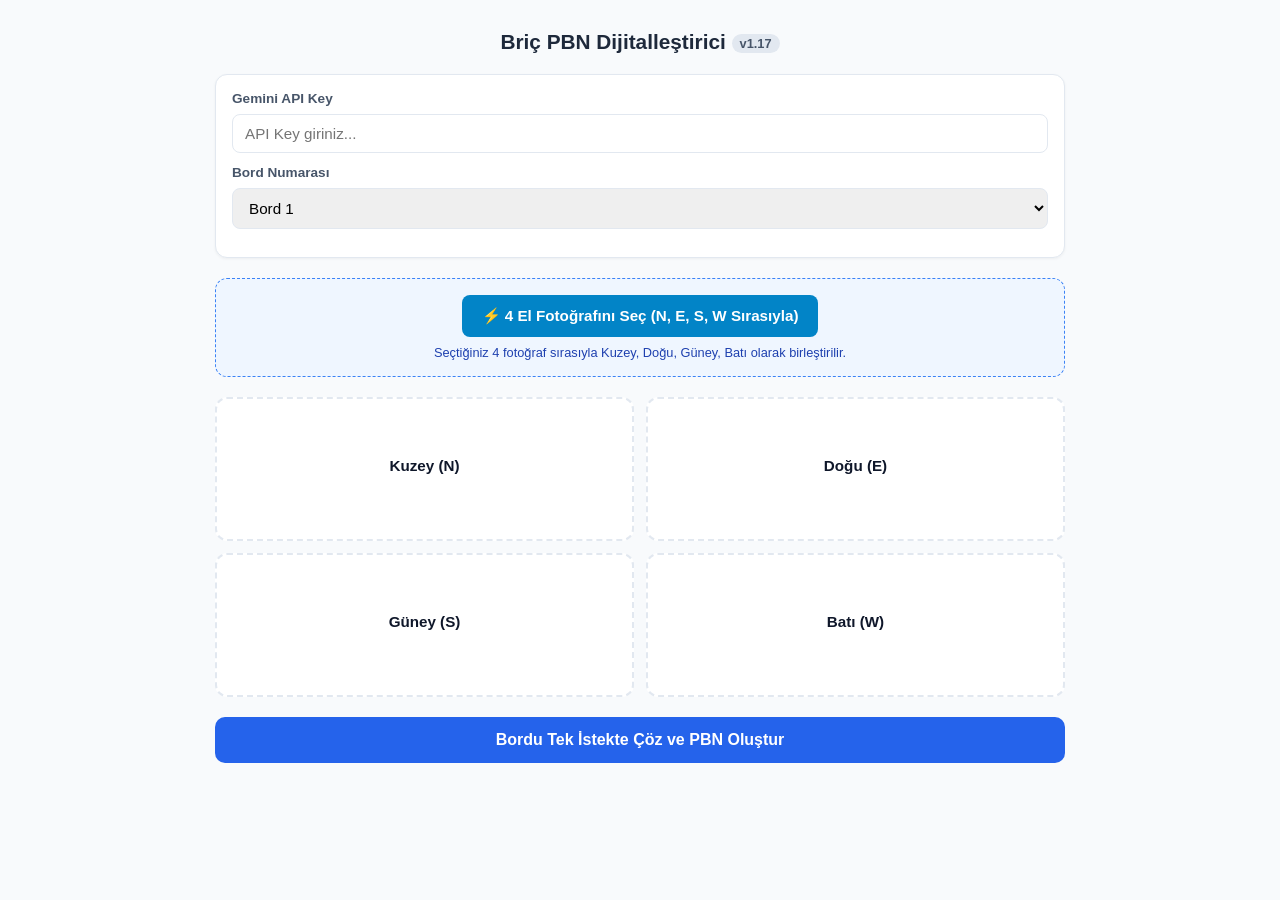
<file: index1_17.html>
<!DOCTYPE html>
<html lang="tr">
<head>
    <meta charset="UTF-8">
    <meta name="viewport" content="width=device-width, initial-scale=1.0">
    <link rel="icon" href="data:,">
    <title>Briç PBN Dijitalleştirici v1.17</title>
    <style>
        :root {
            --primary: #2563eb;
            --bg: #f8fafc;
            --card-bg: #ffffff;
            --text: #0f172a;
            --border: #e2e8f0;
            --success: #16a34a;
            --warning: #d97706;
            --danger: #dc2626;
        }

        body {
            font-family: -apple-system, BlinkMacSystemFont, "Segoe UI", Roboto, sans-serif;
            background-color: var(--bg);
            color: var(--text);
            margin: 0;
            padding: 16px;
            max-width: 850px;
            margin-left: auto;
            margin-right: auto;
        }

        h1 {
            font-size: 1.3rem;
            text-align: center;
            margin-bottom: 20px;
            color: #1e293b;
        }

        .version-tag {
            font-size: 0.8rem;
            background: #e2e8f0;
            padding: 2px 8px;
            border-radius: 12px;
            color: #475569;
            vertical-align: middle;
        }

        .panel {
            background: var(--card-bg);
            border: 1px solid var(--border);
            border-radius: 12px;
            padding: 16px;
            margin-bottom: 20px;
            box-shadow: 0 1px 3px rgba(0,0,0,0.05);
        }

        .batch-panel {
            background: #eff6ff;
            border: 1px dashed #3b82f6;
            text-align: center;
            padding: 16px;
            border-radius: 12px;
            margin-bottom: 20px;
        }

        .btn-batch {
            background: #0284c7;
            color: white;
            padding: 12px 20px;
            border-radius: 8px;
            font-weight: 700;
            font-size: 0.95rem;
            cursor: pointer;
            display: inline-block;
        }

        .batch-info {
            font-size: 0.8rem;
            color: #1e40af;
            margin-top: 8px;
        }

        .field-group {
            display: flex;
            flex-direction: column;
            gap: 8px;
            margin-bottom: 12px;
        }

        label {
            font-size: 0.85rem;
            font-weight: 600;
            color: #475569;
        }

        input[type="password"], input[type="text"], select {
            padding: 10px 12px;
            border: 1px solid var(--border);
            border-radius: 8px;
            font-size: 0.95rem;
            outline: none;
        }

        input:focus, select:focus {
            border-color: var(--primary);
        }

        .hands-grid {
            display: grid;
            grid-template-columns: 1fr 1fr;
            gap: 12px;
            margin-bottom: 20px;
        }

        .hand-card {
            background: var(--card-bg);
            border: 2px dashed var(--border);
            border-radius: 12px;
            padding: 10px;
            text-align: center;
            position: relative;
            display: flex;
            flex-direction: column;
            align-items: center;
            justify-content: center;
            min-height: 120px;
        }

        .hand-card.has-image {
            border-style: solid;
            border-color: var(--primary);
            background-color: #f0fdf4;
        }

        .hand-label {
            font-weight: 700;
            font-size: 0.95rem;
            margin-bottom: 6px;
        }

        .preview-img {
            max-width: 100%;
            max-height: 90px;
            border-radius: 6px;
            object-fit: cover;
            margin-top: 6px;
            display: none;
        }

        .btn-main {
            width: 100%;
            background: var(--primary);
            color: white;
            border: none;
            padding: 14px;
            border-radius: 10px;
            font-size: 1rem;
            font-weight: 700;
            cursor: pointer;
            transition: background 0.2s;
        }

        .btn-main:disabled {
            background: #94a3b8;
            cursor: not-allowed;
        }

        .status-box {
            margin-top: 12px;
            font-size: 0.9rem;
            text-align: center;
            color: #64748b;
            min-height: 24px;
            white-space: pre-wrap;
        }

        .validation-report {
            border-radius: 8px;
            padding: 12px;
            margin-bottom: 12px;
            font-size: 0.88rem;
            line-height: 1.5;
        }

        .validation-report.success {
            background-color: #f0fdf4;
            border: 1px solid #bbf7d0;
            color: #166534;
        }

        .validation-report.warning {
            background-color: #fffbeb;
            border: 1px solid #fef08a;
            color: #92400e;
        }

        textarea {
            width: 100%;
            height: 140px;
            font-family: monospace;
            font-size: 0.85rem;
            padding: 10px;
            border: 1px solid var(--border);
            border-radius: 8px;
            box-sizing: border-box;
            resize: vertical;
            margin-top: 10px;
        }

        .btn-copy {
            background: var(--success);
            color: white;
            border: none;
            padding: 10px 18px;
            border-radius: 6px;
            font-size: 0.85rem;
            font-weight: 700;
            cursor: pointer;
            margin-top: 8px;
            margin-bottom: 16px;
        }

        .inspector-title {
            font-size: 1rem;
            font-weight: 800;
            color: #0f172a;
            margin-top: 16px;
            margin-bottom: 12px;
            border-bottom: 2px solid #cbd5e1;
            padding-bottom: 6px;
        }

        .inspector-grid {
            display: grid;
            grid-template-columns: 1fr 1fr;
            gap: 12px;
        }

        @media (max-width: 600px) {
            .inspector-grid {
                grid-template-columns: 1fr;
            }
        }

        .inspector-hand {
            background: #ffffff;
            border: 2px solid #cbd5e1;
            border-radius: 10px;
            padding: 12px;
            box-shadow: 0 1px 3px rgba(0,0,0,0.05);
        }

        .inspector-hand-title {
            font-weight: 800;
            font-size: 1.05rem;
            color: #1e293b;
            border-bottom: 2px solid #e2e8f0;
            padding-bottom: 6px;
            margin-bottom: 8px;
            font-family: -apple-system, BlinkMacSystemFont, "Segoe UI", Roboto, sans-serif;
        }

        .suit-line {
            display: flex;
            align-items: center;
            gap: 10px;
            line-height: 1.6;
            margin-bottom: 2px;
        }

        .suit-sym {
            font-weight: 900;
            font-size: 1.3rem;
            width: 22px;
            display: inline-block;
            text-align: center;
        }

        .suit-black { color: #000000; }
        .suit-red { color: #dc2626; }

        .suit-cards {
            letter-spacing: 2.5px;
            font-weight: 800;
            font-size: 1.1rem;
            color: #0f172a;
            font-family: -apple-system, BlinkMacSystemFont, "Segoe UI", Roboto, sans-serif;
        }
    </style>
</head>
<body>

    <h1>Briç PBN Dijitalleştirici <span class="version-tag">v1.17</span></h1>

    <!-- Ayarlar Paneli -->
    <div class="panel">
        <div class="field-group">
            <label for="apiKey">Gemini API Key</label>
            <input type="password" id="apiKey" placeholder="API Key giriniz..." onchange="saveApiKey()">
        </div>
        <div class="field-group">
            <label for="boardNo">Bord Numarası</label>
            <select id="boardNo">
                <script>
                    for(let i=1; i<=32; i++) {
                        document.write(`<option value="${i}">Bord ${i}</option>`);
                    }
                </script>
            </select>
        </div>
    </div>

    <!-- HIZLI TOPLU YÜKLEME BUTONU -->
    <div class="batch-panel">
        <label for="file-batch" class="btn-batch">
            ⚡ 4 El Fotoğrafını Seç (N, E, S, W Sırasıyla)
        </label>
        <input type="file" id="file-batch" accept="image/*" multiple style="display:none;" onchange="handleBatchFileSelect(event)">
        <div id="batchInfo" class="batch-info">
            Seçtiğiniz 4 fotoğraf sırasıyla Kuzey, Doğu, Güney, Batı olarak birleştirilir.
        </div>
    </div>

    <!-- 4 El Onay Paneli -->
    <div class="hands-grid">
        <div class="hand-card" id="card-N">
            <div class="hand-label">Kuzey (N)</div>
            <img id="preview-N" class="preview-img" alt="Kuzey">
        </div>
        <div class="hand-card" id="card-E">
            <div class="hand-label">Doğu (E)</div>
            <img id="preview-E" class="preview-img" alt="Doğu">
        </div>
        <div class="hand-card" id="card-S">
            <div class="hand-label">Güney (S)</div>
            <img id="preview-S" class="preview-img" alt="Güney">
        </div>
        <div class="hand-card" id="card-W">
            <div class="hand-label">Batı (W)</div>
            <img id="preview-W" class="preview-img" alt="Batı">
        </div>
    </div>

    <!-- Gizli Canvas -->
    <canvas id="collageCanvas" style="display:none;"></canvas>

    <!-- İşlem Butonu -->
    <button id="btnProcess" class="btn-main" onclick="processBoard()">Bordu Tek İstekte Çöz ve PBN Oluştur</button>
    <div id="status" class="status-box"></div>

    <!-- Sonuç Paneli -->
    <div class="panel" id="resultPanel" style="display: none;">
        <div id="validationBox" class="validation-report"></div>
        
        <label>Üretilen PBN Metni:</label>
        <textarea id="pbnOutput" readonly></textarea>
        <button class="btn-copy" onclick="copyPbn()">PBN'i Kopyala</button>

        <!-- KUTUNUN DIŞINDA HIZLI KONTROL İÇİN BRİÇ ELİ DENETLEYİCİSİ -->
        <div class="inspector-title">🔍 Hızlı Kontrol - Briç Eli Görünümü</div>
        <div class="inspector-grid" id="handsInspector">
            <!-- JavaScript burayı dolduracak -->
        </div>
    </div>

    <script>
        const API_MODEL = "gemini-3.6-flash";
        const handFiles = { N: null, E: null, S: null, W: null };

        document.addEventListener('DOMContentLoaded', () => {
            const savedKey = localStorage.getItem('gemini_api_key');
            if (savedKey) {
                document.getElementById('apiKey').value = savedKey;
            }
        });

        function saveApiKey() {
            const key = document.getElementById('apiKey').value.trim();
            localStorage.setItem('gemini_api_key', key);
        }

        function handleBatchFileSelect(event) {
            const files = Array.from(event.target.files);
            if (files.length !== 4) {
                alert(`Lütfen tam olarak 4 adet fotoğraf seçiniz! (Seçilen: ${files.length})`);
                return;
            }

            const directions = ['N', 'E', 'S', 'W'];
            directions.forEach((dir, index) => {
                const file = files[index];
                handFiles[dir] = file;

                const objectUrl = URL.createObjectURL(file);
                const img = document.getElementById(`preview-${dir}`);
                img.src = objectUrl;
                img.style.display = 'block';
                document.getElementById(`card-${dir}`).classList.add('has-image');
            });

            document.getElementById('batchInfo').innerText = "✅ 4 el fotoğrafı (N, E, S, W) hazır!";
        }

        function create2x2Collage() {
            return new Promise((resolve, reject) => {
                const dirs = ['N', 'E', 'S', 'W'];
                const loadedImages = [];
                let loadedCount = 0;

                dirs.forEach((dir, index) => {
                    const img = new Image();
                    img.src = URL.createObjectURL(handFiles[dir]);
                    img.onload = () => {
                        loadedImages[index] = img;
                        loadedCount++;
                        if (loadedCount === 4) {
                            renderCollage(loadedImages).then(resolve).catch(reject);
                        }
                    };
                    img.onerror = () => reject(new Error(`${dir} el görseli yüklenemedi.`));
                });
            });
        }

        function renderCollage(images) {
            return new Promise((resolve) => {
                const canvas = document.getElementById('collageCanvas');
                const tileW = 1500;
                const tileH = 1500;
                canvas.width = tileW * 2;
                canvas.height = tileH * 2;

                const ctx = canvas.getContext('2d');
                ctx.imageSmoothingEnabled = true;
                ctx.imageSmoothingQuality = 'high';

                // PIN KATMANI 1: SOLUK KARTLAR İÇİN KONTRAST VE PARLAKLIK İYİLEŞTİRMESİ
                ctx.filter = 'contrast(125%) brightness(105%)';

                ctx.drawImage(images[0], 0, 0, tileW, tileH);
                ctx.drawImage(images[1], tileW, 0, tileW, tileH);
                ctx.drawImage(images[2], 0, tileH, tileW, tileH);
                ctx.drawImage(images[3], tileW, tileH, tileW, tileH);

                // Yazı yazarken filtreyi normale dönder
                ctx.filter = 'none';

                ctx.font = 'bold 72px Arial';
                ctx.shadowColor = 'black';
                ctx.shadowBlur = 10;

                const drawTag = (text, x, y) => {
                    ctx.fillStyle = '#ef4444';
                    ctx.fillRect(x, y - 65, 380, 85);
                    ctx.fillStyle = '#ffffff';
                    ctx.fillText(text, x + 20, y);
                };

                drawTag('NORTH (N)', 30, 90);
                drawTag('EAST (E)', tileW + 30, 90);
                drawTag('SOUTH (S)', 30, tileH + 90);
                drawTag('WEST (W)', tileW + 30, tileH + 90);

                const base64Data = canvas.toDataURL('image/jpeg', 0.92).split(',')[1];
                resolve(base64Data);
            });
        }

        async function fetchWithRetry(url, options, maxRetries = 2, delayMs = 3000) {
            const statusBox = document.getElementById('status');
            for (let i = 0; i <= maxRetries; i++) {
                try {
                    const response = await fetch(url, options);
                    if (response.status === 503 && i < maxRetries) {
                        statusBox.innerText = `⚠️ Google sunucusu anlık yoğun (503).\n${delayMs / 1000} saniye içinde otomatik tekrar deneniyor (${i + 1}/${maxRetries})...`;
                        await new Promise(res => setTimeout(res, delayMs));
                        continue;
                    }
                    return response;
                } catch (err) {
                    if (i === maxRetries) throw err;
                    await new Promise(res => setTimeout(res, delayMs));
                }
            }
        }

        async function processBoard() {
            const apiKey = document.getElementById('apiKey').value.trim();
            if (!apiKey) {
                alert("Lütfen Gemini API Key giriniz!");
                return;
            }

            if (!handFiles.N || !handFiles.E || !handFiles.S || !handFiles.W) {
                alert("Lütfen 4 el fotoğrafını da yükleyin!");
                return;
            }

            const btn = document.getElementById('btnProcess');
            const status = document.getElementById('status');
            const resultPanel = document.getElementById('resultPanel');
            const validationBox = document.getElementById('validationBox');

            btn.disabled = true;
            resultPanel.style.display = 'none';

            try {
                status.innerText = "1/2 📷 Yüksek Kontrastlı Kolaj Hazırlanıyor...";
                const collageBase64 = await create2x2Collage();

                status.innerText = "2/2 🚀 Yapay Zekaya Tek İstek Gönderiliyor...";

                // PIN KATMANI 2: KATI ANTI-HALÜSİNASYON VE OCR ODAKLI PROMPT
                const promptText = `
Sen hassas bir OCR ve Briç Kart Okuma Uzmanısın.
ÖNCELİK: HIZ VEYA TAHMİN DEĞİL, %100 FİZİKSEL KARAKTER DOĞRULUĞUDUR.

KADRANLAR VE ELLER:
- Sol Üst Kadran: KUZEY (N)
- Sağ Üst Kadran: DOĞU (E)
- Sol Alt Kadran: GÜNEY (S)
- Sağ Alt Kadran: BATI (W)

KRİTİK ANTI-HALÜSİNASYON VE DETAY OKUMA KURALLARI:
1. SIFIR TAHMİN MANDATU: Bir kart soluk, gölgeli veya parlamış olsa dahi ASLA "elde X tane olmalı" mantığıyla kart uydurma veya eksik tamamlamaya çalışma. Yalnızca kartın üzerindeki basılı karakterin fiziki çizgisini oku.
2. 'Q' VE '9' AYRIMI (ÇOK ÖNEMLİ):
   - 'Q' (Kız): Yuvarlak harfin sağ alt köşesinde çapraz bir kuyruk çizgisi bulunur.
   - '9' (Dokuz): Altı kıvrımlı rakamdır.
   Soluk kartlarda bu iki karakteri birbiriyle karıştırma, çizgi detayını dikkatle incele.
3. SEMBOL VE RENK ÇAPASI: Her renk grubunu Maça (♠), Kupa (♥), Karo (♦), Sinek (♣) sembollerinin hizasına göre oku.
   - Maça ve Sinek SİYAH kartlardır.
   - Kupa ve Karo KIRMIZI kartlardır.
   Siyah sembol altına kırmızı kart, kırmızı sembol altına siyah kart yazma.
4. ŞİKAN (VOID) KURALI: Bir renkte kart yoksa o alan için kesinlikle boş metin "" bırak.
5. '10' kartı için KESİNLİKLE 'T' harfini kullan.

Sadece ve sadece aşağıdaki JSON formatında yanıt ver:
{
  "N": { "S": "AKT9", "H": "QJ8", "D": "765", "C": "432" },
  "E": { "S": "...", "H": "...", "D": "...", "C": "..." },
  "S": { "S": "...", "H": "...", "D": "...", "C": "..." },
  "W": { "S": "...", "H": "...", "D": "...", "C": "..." }
}
                `;

                const url = `https://generativelanguage.googleapis.com/v1beta/models/${API_MODEL}:generateContent?key=${apiKey}`;

                const response = await fetchWithRetry(url, {
                    method: 'POST',
                    headers: { 'Content-Type': 'application/json' },
                    body: JSON.stringify({
                        contents: [{
                            parts: [
                                { text: promptText },
                                {
                                    inline_data: {
                                        mime_type: "image/jpeg",
                                        data: collageBase64
                                    }
                                }
                            ]
                        }],
                        generationConfig: {
                            response_mime_type: "application/json",
                            // PIN KATMANI 3: TEMPERATURE 0.0 (Sıfır Yaratıcılık / Tam Deterministik)
                            temperature: 0.0
                        }
                    })
                });

                if (!response.ok) {
                    const errData = await response.json().catch(() => ({}));
                    throw new Error(errData.error?.message || `HTTP ${response.status}`);
                }

                const data = await response.json();
                const rawJsonText = data.candidates?.[0]?.content?.parts?.[0]?.text;

                if (!rawJsonText) {
                    throw new Error("Yapay zekadan geçerli bir yanıt alınamadı.");
                }

                const parsedResults = JSON.parse(rawJsonText);

                status.innerText = "52 Kart Doğrulaması Yapılıyor...";
                const validation = validateDeck(parsedResults);
                validationBox.innerHTML = validation.html;
                validationBox.className = `validation-report ${validation.isPerfect ? 'success' : 'warning'}`;

                const boardNo = document.getElementById('boardNo').value;
                const formattedHands = {};
                for (let dir of ['N', 'E', 'S', 'W']) {
                    const h = parsedResults[dir] || {};
                    formattedHands[dir] = `${formatSuitForPbn(h.S)}.${formatSuitForPbn(h.H)}.${formatSuitForPbn(h.D)}.${formatSuitForPbn(h.C)}`;
                }

                const pbnText = buildPbnString(boardNo, formattedHands.N, formattedHands.E, formattedHands.S, formattedHands.W);
                document.getElementById('pbnOutput').value = pbnText;
                
                renderHumanReadableHands(parsedResults);

                resultPanel.style.display = 'block';
                status.innerText = "✅ İşlem Başarıyla Tamamlandı!";

            } catch (err) {
                console.error(err);
                status.innerText = "❌ Hata Oluştu:\n" + (err.message || err.toString());
            } finally {
                btn.disabled = false;
            }
        }

        function renderHumanReadableHands(parsedResults) {
            const container = document.getElementById('handsInspector');
            const dirNames = { N: 'Kuzey (N)', E: 'Doğu (E)', S: 'Güney (S)', W: 'Batı (W)' };
            let html = '';

            for (let dir of ['N', 'E', 'S', 'W']) {
                const hand = parsedResults[dir] || {};
                
                const formatCards = (str) => {
                    const cleaned = cleanSuit(str);
                    if (!cleaned) return '<span style="color:#94a3b8; font-size: 0.95rem;">— (Şikan)</span>';
                    return cleaned.split('').join(' ');
                };

                html += `
                    <div class="inspector-hand">
                        <div class="inspector-hand-title">${dirNames[dir]}</div>
                        <div class="suit-line">
                            <span class="suit-sym suit-black">♠</span>
                            <span class="suit-cards">${formatCards(hand.S)}</span>
                        </div>
                        <div class="suit-line">
                            <span class="suit-sym suit-red">♥</span>
                            <span class="suit-cards">${formatCards(hand.H)}</span>
                        </div>
                        <div class="suit-line">
                            <span class="suit-sym suit-red">♦</span>
                            <span class="suit-cards">${formatCards(hand.D)}</span>
                        </div>
                        <div class="suit-line">
                            <span class="suit-sym suit-black">♣</span>
                            <span class="suit-cards">${formatCards(hand.C)}</span>
                        </div>
                    </div>
                `;
            }

            container.innerHTML = html;
        }

        function cleanSuit(val) {
            if (!val || typeof val !== 'string') return "";
            return val.toUpperCase().replace(/[^AKQJT98765432]/g, '');
        }

        function formatSuitForPbn(val) {
            const cleaned = cleanSuit(val);
            return cleaned.length > 0 ? cleaned : "-";
        }

        function validateDeck(rawResults) {
            const suitNames = { S: 'Maça (♠)', H: 'Kupa (♥)', D: 'Karo (♦)', C: 'Sinek (♣)' };
            const ranks = ['A', 'K', 'Q', 'J', 'T', '9', '8', '7', '6', '5', '4', '3', '2'];
            const suits = ['S', 'H', 'D', 'C'];
            const dirNames = { N: 'Kuzey', E: 'Doğu', S: 'Güney', W: 'Batı' };

            const cardMap = {};
            suits.forEach(s => {
                ranks.forEach(r => { cardMap[`${s}_${r}`] = []; });
            });

            const handCounts = { N: 0, E: 0, S: 0, W: 0 };
            let totalCardsFound = 0;

            for (let dir of ['N', 'E', 'S', 'W']) {
                const handObj = rawResults[dir] || {};
                suits.forEach(s => {
                    const suitCards = cleanSuit(handObj[s]);
                    for (let char of suitCards) {
                        handCounts[dir]++;
                        totalCardsFound++;
                        const key = `${s}_${char}`;
                        if (cardMap[key]) cardMap[key].push(dirNames[dir]);
                    }
                });
            }

            const duplicates = [];
            const missing = [];

            for (let key in cardMap) {
                const [s, r] = key.split('_');
                const rankName = r === 'T' ? 'T (10)' : r;
                const cardLabel = `${suitNames[s]} ${rankName}`;

                if (cardMap[key].length > 1) {
                    duplicates.push(`${cardLabel} (${cardMap[key].join(', ')} ellerinde)`);
                } else if (cardMap[key].length === 0) {
                    missing.push(cardLabel);
                }
            }

            let isPerfect = (totalCardsFound === 52) && (duplicates.length === 0) && (missing.length === 0);
            let reportHtml = `<strong>Bord Doğrulama Analizi:</strong><br>`;

            if (isPerfect) {
                reportHtml += `✅ <strong>Mükemmel!</strong> 52 kartın tamamı hatasız ve eksiksiz tespit edildi.`;
                return { isPerfect: true, html: reportHtml };
            }

            let issues = [];
            let countIssues = [];
            for (let dir of ['N', 'E', 'S', 'W']) {
                if (handCounts[dir] !== 13) {
                    countIssues.push(`${dirNames[dir]}: ${handCounts[dir]} kart`);
                }
            }
            if (countIssues.length > 0) {
                issues.push(`⚠️ <strong>Kart Sayısı Uyuşmazlığı:</strong> ${countIssues.join(', ')} (Her el 13 olmalı).`);
            }

            if (duplicates.length > 0) {
                issues.push(`❌ <strong>Çift Okunan Kartlar:</strong> ${duplicates.join('; ')}.`);
            }

            if (missing.length > 0 && missing.length <= 8) {
                issues.push(`🔍 <strong>Eksik Kartlar:</strong> ${missing.join(', ')}.`);
            } else if (missing.length > 8) {
                issues.push(`🔍 <strong>Eksik Kart Sayısı:</strong> ${missing.length} kart bulunamadı.`);
            }

            reportHtml += issues.join('<br>');
            return { isPerfect: false, html: reportHtml };
        }

        function buildPbnString(boardNo, n, e, s, w) {
            const dealers = ['N', 'E', 'S', 'W'];
            const dealer = dealers[(parseInt(boardNo) - 1) % 4];
            const vulPattern = ['None', 'NS', 'EW', 'All', 'NS', 'EW', 'All', 'None', 'EW', 'All', 'None', 'NS', 'All', 'None', 'NS', 'EW'];
            const vul = vulPattern[(parseInt(boardNo) - 1) % 16];
            const today = new Date().toISOString().split('T')[0].replace(/-/g, '.');

            return `[Event "Bridge Hand Digitizer"]
[Site "Mobile Web App"]
[Date "${today}"]
[Board "${boardNo}"]
[West "-"]
[North "-"]
[East "-"]
[South "-"]
[Dealer "${dealer}"]
[Vulnerable "${vul}"]
[Deal "N:${n} ${e} ${s} ${w}"]`;
        }

        function copyPbn() {
            const textarea = document.getElementById('pbnOutput');
            textarea.select();
            document.execCommand('copy');
            alert("PBN kopyalandı!");
        }
    </script>
</body>
</html>
</file>
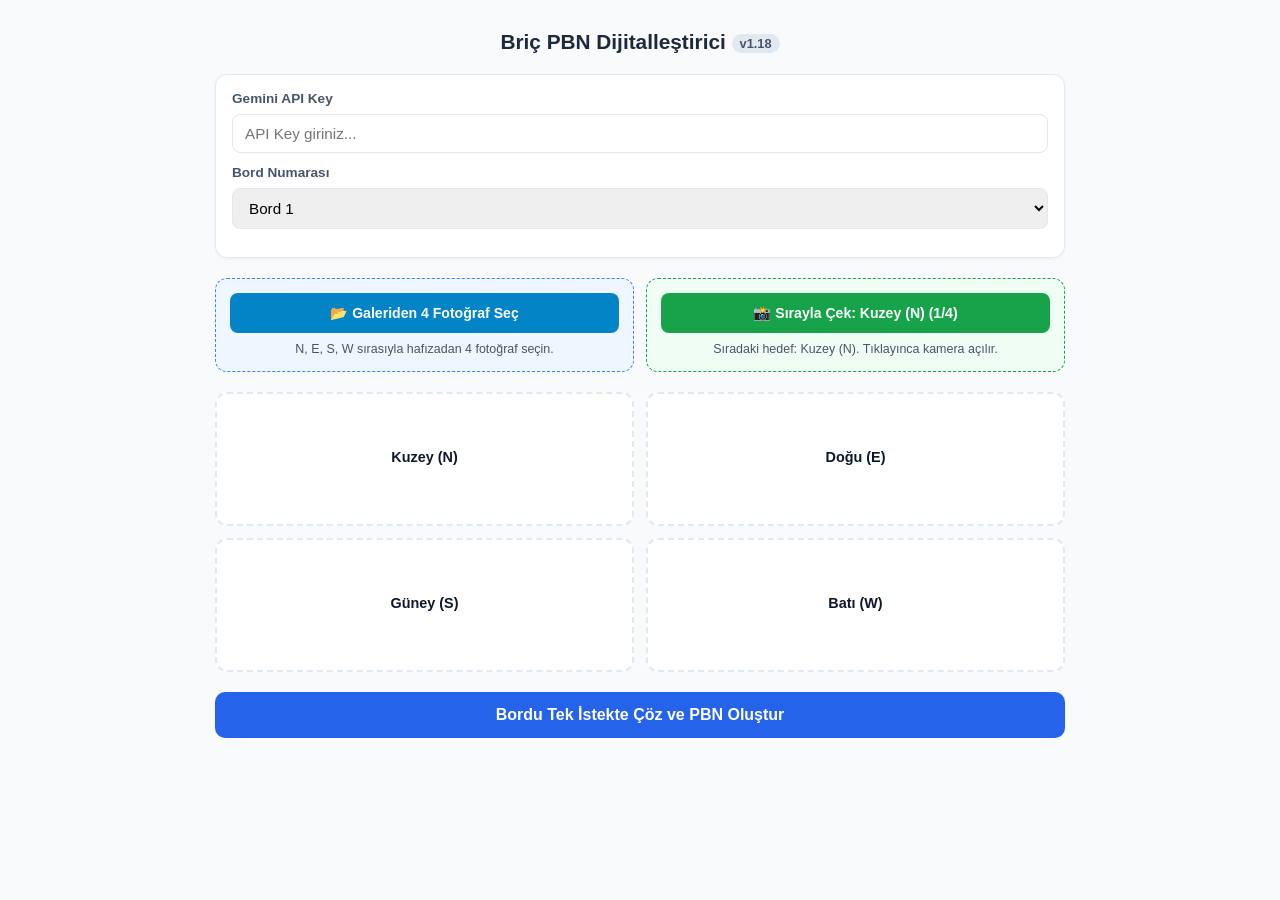
<file: index1_18.html>
<!DOCTYPE html>
<html lang="tr">
<head>
    <meta charset="UTF-8">
    <meta name="viewport" content="width=device-width, initial-scale=1.0">
    <link rel="icon" href="data:,">
    <title>Briç PBN Dijitalleştirici v1.18</title>
    <style>
        :root {
            --primary: #2563eb;
            --bg: #f8fafc;
            --card-bg: #ffffff;
            --text: #0f172a;
            --border: #e2e8f0;
            --success: #16a34a;
            --warning: #d97706;
            --danger: #dc2626;
        }

        body {
            font-family: -apple-system, BlinkMacSystemFont, "Segoe UI", Roboto, sans-serif;
            background-color: var(--bg);
            color: var(--text);
            margin: 0;
            padding: 16px;
            max-width: 850px;
            margin-left: auto;
            margin-right: auto;
        }

        h1 {
            font-size: 1.3rem;
            text-align: center;
            margin-bottom: 20px;
            color: #1e293b;
        }

        .version-tag {
            font-size: 0.8rem;
            background: #e2e8f0;
            padding: 2px 8px;
            border-radius: 12px;
            color: #475569;
            vertical-align: middle;
        }

        .panel {
            background: var(--card-bg);
            border: 1px solid var(--border);
            border-radius: 12px;
            padding: 16px;
            margin-bottom: 20px;
            box-shadow: 0 1px 3px rgba(0,0,0,0.05);
        }

        /* ÇİFT GİRİŞ MODU İÇİN PANEL DÜZENİ */
        .upload-options {
            display: grid;
            grid-template-columns: 1fr 1fr;
            gap: 12px;
            margin-bottom: 20px;
        }

        @media (max-width: 600px) {
            .upload-options {
                grid-template-columns: 1fr;
            }
        }

        .upload-box {
            background: #eff6ff;
            border: 1.5px dashed #3b82f6;
            border-radius: 12px;
            padding: 14px;
            text-align: center;
            display: flex;
            flex-direction: column;
            justify-content: space-between;
            align-items: center;
        }

        .upload-box.sequential {
            background: #f0fdf4;
            border-color: #16a34a;
        }

        .btn-upload {
            background: #0284c7;
            color: white;
            padding: 12px 14px;
            border-radius: 8px;
            font-weight: 700;
            font-size: 0.88rem;
            cursor: pointer;
            width: 100%;
            box-sizing: border-box;
            border: none;
            display: inline-block;
        }

        .btn-upload.seq-btn {
            background: #16a34a;
        }

        .upload-desc {
            font-size: 0.78rem;
            color: #475569;
            margin-top: 8px;
            line-height: 1.3;
        }

        .reset-link {
            font-size: 0.75rem;
            color: #dc2626;
            text-decoration: underline;
            cursor: pointer;
            margin-top: 6px;
            display: none;
        }

        .field-group {
            display: flex;
            flex-direction: column;
            gap: 8px;
            margin-bottom: 12px;
        }

        label {
            font-size: 0.85rem;
            font-weight: 600;
            color: #475569;
        }

        input[type="password"], input[type="text"], select {
            padding: 10px 12px;
            border: 1px solid var(--border);
            border-radius: 8px;
            font-size: 0.95rem;
            outline: none;
        }

        input:focus, select:focus {
            border-color: var(--primary);
        }

        .hands-grid {
            display: grid;
            grid-template-columns: 1fr 1fr;
            gap: 12px;
            margin-bottom: 20px;
        }

        .hand-card {
            background: var(--card-bg);
            border: 2px dashed var(--border);
            border-radius: 12px;
            padding: 10px;
            text-align: center;
            position: relative;
            display: flex;
            flex-direction: column;
            align-items: center;
            justify-content: center;
            min-height: 110px;
            cursor: pointer;
        }

        .hand-card.has-image {
            border-style: solid;
            border-color: var(--success);
            background-color: #f0fdf4;
        }

        .hand-label {
            font-weight: 700;
            font-size: 0.9rem;
            margin-bottom: 4px;
        }

        .preview-img {
            max-width: 100%;
            max-height: 85px;
            border-radius: 6px;
            object-fit: cover;
            margin-top: 4px;
            display: none;
        }

        .btn-main {
            width: 100%;
            background: var(--primary);
            color: white;
            border: none;
            padding: 14px;
            border-radius: 10px;
            font-size: 1rem;
            font-weight: 700;
            cursor: pointer;
            transition: background 0.2s;
        }

        .btn-main:disabled {
            background: #94a3b8;
            cursor: not-allowed;
        }

        .status-box {
            margin-top: 12px;
            font-size: 0.9rem;
            text-align: center;
            color: #64748b;
            min-height: 24px;
            white-space: pre-wrap;
        }

        .validation-report {
            border-radius: 8px;
            padding: 12px;
            margin-bottom: 12px;
            font-size: 0.88rem;
            line-height: 1.5;
        }

        .validation-report.success {
            background-color: #f0fdf4;
            border: 1px solid #bbf7d0;
            color: #166534;
        }

        .validation-report.warning {
            background-color: #fffbeb;
            border: 1px solid #fef08a;
            color: #92400e;
        }

        textarea {
            width: 100%;
            height: 140px;
            font-family: monospace;
            font-size: 0.85rem;
            padding: 10px;
            border: 1px solid var(--border);
            border-radius: 8px;
            box-sizing: border-box;
            resize: vertical;
            margin-top: 10px;
        }

        .btn-copy {
            background: var(--success);
            color: white;
            border: none;
            padding: 10px 18px;
            border-radius: 6px;
            font-size: 0.85rem;
            font-weight: 700;
            cursor: pointer;
            margin-top: 8px;
            margin-bottom: 16px;
        }

        .inspector-title {
            font-size: 1rem;
            font-weight: 800;
            color: #0f172a;
            margin-top: 16px;
            margin-bottom: 12px;
            border-bottom: 2px solid #cbd5e1;
            padding-bottom: 6px;
        }

        .inspector-grid {
            display: grid;
            grid-template-columns: 1fr 1fr;
            gap: 12px;
        }

        @media (max-width: 600px) {
            .inspector-grid {
                grid-template-columns: 1fr;
            }
        }

        .inspector-hand {
            background: #ffffff;
            border: 2px solid #cbd5e1;
            border-radius: 10px;
            padding: 12px;
            box-shadow: 0 1px 3px rgba(0,0,0,0.05);
        }

        .inspector-hand-title {
            font-weight: 800;
            font-size: 1.05rem;
            color: #1e293b;
            border-bottom: 2px solid #e2e8f0;
            padding-bottom: 6px;
            margin-bottom: 8px;
            font-family: -apple-system, BlinkMacSystemFont, "Segoe UI", Roboto, sans-serif;
        }

        .suit-line {
            display: flex;
            align-items: center;
            gap: 10px;
            line-height: 1.6;
            margin-bottom: 2px;
        }

        .suit-sym {
            font-weight: 900;
            font-size: 1.3rem;
            width: 22px;
            display: inline-block;
            text-align: center;
        }

        .suit-black { color: #000000; }
        .suit-red { color: #dc2626; }

        .suit-cards {
            letter-spacing: 2.5px;
            font-weight: 800;
            font-size: 1.1rem;
            color: #0f172a;
            font-family: -apple-system, BlinkMacSystemFont, "Segoe UI", Roboto, sans-serif;
        }
    </style>
</head>
<body>

    <h1>Briç PBN Dijitalleştirici <span class="version-tag">v1.18</span></h1>

    <!-- Ayarlar Paneli -->
    <div class="panel">
        <div class="field-group">
            <label for="apiKey">Gemini API Key</label>
            <input type="password" id="apiKey" placeholder="API Key giriniz..." onchange="saveApiKey()">
        </div>
        <div class="field-group">
            <label for="boardNo">Bord Numarası</label>
            <select id="boardNo">
                <script>
                    for(let i=1; i<=32; i++) {
                        document.write(`<option value="${i}">Bord ${i}</option>`);
                    }
                </script>
            </select>
        </div>
    </div>

    <!-- İKİLİ FOTOĞRAF YÜKLEME SEÇENEKLERİ -->
    <div class="upload-options">
        
        <!-- SEÇENEK 1: TOPLU / GALERİDEN YÜKLEME (MEVCUT) -->
        <div class="upload-box">
            <label for="file-batch" class="btn-upload">
                📂 Galeriden 4 Fotoğraf Seç
            </label>
            <input type="file" id="file-batch" accept="image/*" multiple style="display:none;" onchange="handleBatchFileSelect(event)">
            <div class="upload-desc">N, E, S, W sırasıyla hafızadan 4 fotoğraf seçin.</div>
        </div>

        <!-- SEÇENEK 2: TEK BUTONLA SIRAYLA KAMERADAN ÇEKME (YENİ) -->
        <div class="upload-box sequential">
            <button id="btnSeqCamera" class="btn-upload seq-btn" onclick="triggerSeqCamera()">
                📸 Sırayla Çek: Kuzey (1/4)
            </button>
            <input type="file" id="seqCameraInput" accept="image/*" capture="environment" style="display:none;" onchange="handleSeqCameraSelect(event)">
            <div id="seqDesc" class="upload-desc">Tek butonla N $\rightarrow$ E $\rightarrow$ S $\rightarrow$ W sırasıyla canlı çekim.</div>
            <span id="resetSeqBtn" class="reset-link" onclick="resetSeqFlow()">Sıralı çekimi sıfırla</span>
        </div>

    </div>

    <!-- Tekil Yükleme İçin Gizli Input -->
    <input type="file" id="singleFileInput" accept="image/*" style="display:none;" onchange="handleSingleFileSelect(event)">

    <!-- 4 El Onay Paneli -->
    <div class="hands-grid">
        <div class="hand-card" id="card-N" onclick="triggerSingleUpload('N')">
            <div class="hand-label">Kuzey (N)</div>
            <img id="preview-N" class="preview-img" alt="Kuzey">
        </div>
        <div class="hand-card" id="card-E" onclick="triggerSingleUpload('E')">
            <div class="hand-label">Doğu (E)</div>
            <img id="preview-E" class="preview-img" alt="Doğu">
        </div>
        <div class="hand-card" id="card-S" onclick="triggerSingleUpload('S')">
            <div class="hand-label">Güney (S)</div>
            <img id="preview-S" class="preview-img" alt="Güney">
        </div>
        <div class="hand-card" id="card-W" onclick="triggerSingleUpload('W')">
            <div class="hand-label">Batı (W)</div>
            <img id="preview-W" class="preview-img" alt="Batı">
        </div>
    </div>

    <!-- Gizli Canvas -->
    <canvas id="collageCanvas" style="display:none;"></canvas>

    <!-- İşlem Butonu -->
    <button id="btnProcess" class="btn-main" onclick="processBoard()">Bordu Tek İstekte Çöz ve PBN Oluştur</button>
    <div id="status" class="status-box"></div>

    <!-- Sonuç Paneli -->
    <div class="panel" id="resultPanel" style="display: none;">
        <div id="validationBox" class="validation-report"></div>
        
        <label>Üretilen PBN Metni:</label>
        <textarea id="pbnOutput" readonly></textarea>
        <button class="btn-copy" onclick="copyPbn()">PBN'i Kopyala</button>

        <div class="inspector-title">🔍 Hızlı Kontrol - Briç Eli Görünümü</div>
        <div class="inspector-grid" id="handsInspector">
            <!-- JS dolduracak -->
        </div>
    </div>

    <script>
        const API_MODEL = "gemini-3.6-flash";
        const handFiles = { N: null, E: null, S: null, W: null };
        
        // Sıralı Kamera Akışı Değişkenleri
        const seqDirections = ['N', 'E', 'S', 'W'];
        const seqLabels = { N: 'Kuzey (N)', E: 'Doğu (E)', S: 'Güney (S)', W: 'Batı (W)' };
        let currentSeqIndex = 0;
        let activeSingleDir = null;

        document.addEventListener('DOMContentLoaded', () => {
            const savedKey = localStorage.getItem('gemini_api_key');
            if (savedKey) {
                document.getElementById('apiKey').value = savedKey;
            }
            updateSeqButtonState();
        });

        function saveApiKey() {
            const key = document.getElementById('apiKey').value.trim();
            localStorage.setItem('gemini_api_key', key);
        }

        // --- SEÇENEK 1: TOPLU GALERİ SEÇİMİ ---
        function handleBatchFileSelect(event) {
            const files = Array.from(event.target.files);
            if (files.length !== 4) {
                alert(`Lütfen tam olarak 4 adet fotoğraf seçiniz! (Seçilen: ${files.length})`);
                return;
            }

            seqDirections.forEach((dir, index) => {
                setHandImage(dir, files[index]);
            });

            currentSeqIndex = 4;
            updateSeqButtonState();
        }

        // --- SEÇENEK 2: TEK BUTONLA SIRAYLA KAMERA ÇEKİMİ ---
        function triggerSeqCamera() {
            if (currentSeqIndex >= 4) {
                // 4 el tamamsa tekrar N'den başlat
                currentSeqIndex = 0;
            }
            document.getElementById('seqCameraInput').click();
        }

        function handleSeqCameraSelect(event) {
            const file = event.target.files[0];
            if (!file) return;

            const targetDir = seqDirections[currentSeqIndex];
            setHandImage(targetDir, file);

            currentSeqIndex++;
            updateSeqButtonState();

            // Input sıfırlama (Aynı dosya tekrar seçilebilsin diye)
            event.target.value = '';
        }

        function updateSeqButtonState() {
            const btn = document.getElementById('btnSeqCamera');
            const desc = document.getElementById('seqDesc');
            const resetBtn = document.getElementById('resetSeqBtn');

            if (currentSeqIndex < 4) {
                const nextDir = seqDirections[currentSeqIndex];
                btn.innerText = `📸 Sırayla Çek: ${seqLabels[nextDir]} (${currentSeqIndex + 1}/4)`;
                btn.style.background = '#16a34a';
                desc.innerText = `Sıradaki hedef: ${seqLabels[nextDir]}. Tıklayınca kamera açılır.`;
                resetBtn.style.display = currentSeqIndex > 0 ? 'inline-block' : 'none';
            } else {
                btn.innerText = `✅ 4 El Çekildi (Yeniden Çek)`;
                btn.style.background = '#0284c7';
                desc.innerText = `4 el de hazır! Aşağıdaki "Bordu Çöz" butonuna basabilirsiniz.`;
                resetBtn.style.display = 'inline-block';
            }
        }

        function resetSeqFlow() {
            currentSeqIndex = 0;
            seqDirections.forEach(dir => {
                handFiles[dir] = null;
                const img = document.getElementById(`preview-${dir}`);
                img.src = '';
                img.style.display = 'none';
                document.getElementById(`card-${dir}`).classList.remove('has-image');
            });
            updateSeqButtonState();
        }

        // --- TEKİL KUTUYA TIKLAYIP RESİM DEĞİŞTİRME ---
        function triggerSingleUpload(dir) {
            activeSingleDir = dir;
            document.getElementById('singleFileInput').click();
        }

        function handleSingleFileSelect(event) {
            const file = event.target.files[0];
            if (file && activeSingleDir) {
                setHandImage(activeSingleDir, file);
            }
            event.target.value = '';
        }

        // --- ORTAK YARDIMCI: EL GÖRSELİ ATAMA ---
        function setHandImage(dir, file) {
            handFiles[dir] = file;
            const objectUrl = URL.createObjectURL(file);
            const img = document.getElementById(`preview-${dir}`);
            img.src = objectUrl;
            img.style.display = 'block';
            document.getElementById(`card-${dir}`).classList.add('has-image');
        }

        // --- KOLAJ OLUŞTURMA ---
        function create2x2Collage() {
            return new Promise((resolve, reject) => {
                const loadedImages = [];
                let loadedCount = 0;

                seqDirections.forEach((dir, index) => {
                    const img = new Image();
                    img.src = URL.createObjectURL(handFiles[dir]);
                    img.onload = () => {
                        loadedImages[index] = img;
                        loadedCount++;
                        if (loadedCount === 4) {
                            renderCollage(loadedImages).then(resolve).catch(reject);
                        }
                    };
                    img.onerror = () => reject(new Error(`${dir} el görseli yüklenemedi.`));
                });
            });
        }

        function renderCollage(images) {
            return new Promise((resolve) => {
                const canvas = document.getElementById('collageCanvas');
                const tileW = 1500;
                const tileH = 1500;
                canvas.width = tileW * 2;
                canvas.height = tileH * 2;

                const ctx = canvas.getContext('2d');
                ctx.imageSmoothingEnabled = true;
                ctx.imageSmoothingQuality = 'high';

                // Kontrast ve Parlaklık İyileştirmesi (PIN Katmanı 1)
                ctx.filter = 'contrast(125%) brightness(105%)';

                ctx.drawImage(images[0], 0, 0, tileW, tileH);
                ctx.drawImage(images[1], tileW, 0, tileW, tileH);
                ctx.drawImage(images[2], 0, tileH, tileW, tileH);
                ctx.drawImage(images[3], tileW, tileH, tileW, tileH);

                ctx.filter = 'none';

                ctx.font = 'bold 72px Arial';
                ctx.shadowColor = 'black';
                ctx.shadowBlur = 10;

                const drawTag = (text, x, y) => {
                    ctx.fillStyle = '#ef4444';
                    ctx.fillRect(x, y - 65, 380, 85);
                    ctx.fillStyle = '#ffffff';
                    ctx.fillText(text, x + 20, y);
                };

                drawTag('NORTH (N)', 30, 90);
                drawTag('EAST (E)', tileW + 30, 90);
                drawTag('SOUTH (S)', 30, tileH + 90);
                drawTag('WEST (W)', tileW + 30, tileH + 90);

                const base64Data = canvas.toDataURL('image/jpeg', 0.92).split(',')[1];
                resolve(base64Data);
            });
        }

        async function fetchWithRetry(url, options, maxRetries = 2, delayMs = 3000) {
            const statusBox = document.getElementById('status');
            for (let i = 0; i <= maxRetries; i++) {
                try {
                    const response = await fetch(url, options);
                    if (response.status === 503 && i < maxRetries) {
                        statusBox.innerText = `⚠️ Google sunucusu anlık yoğun (503).\n${delayMs / 1000} saniye içinde tekrar deneniyor (${i + 1}/${maxRetries})...`;
                        await new Promise(res => setTimeout(res, delayMs));
                        continue;
                    }
                    return response;
                } catch (err) {
                    if (i === maxRetries) throw err;
                    await new Promise(res => setTimeout(res, delayMs));
                }
            }
        }

        async function processBoard() {
            const apiKey = document.getElementById('apiKey').value.trim();
            if (!apiKey) {
                alert("Lütfen Gemini API Key giriniz!");
                return;
            }

            if (!handFiles.N || !handFiles.E || !handFiles.S || !handFiles.W) {
                alert("Lütfen 4 el fotoğrafını da tamamlayın!");
                return;
            }

            const btn = document.getElementById('btnProcess');
            const status = document.getElementById('status');
            const resultPanel = document.getElementById('resultPanel');
            const validationBox = document.getElementById('validationBox');

            btn.disabled = true;
            resultPanel.style.display = 'none';

            try {
                status.innerText = "1/2 📷 Kolaj Hazırlanıyor...";
                const collageBase64 = await create2x2Collage();

                status.innerText = "2/2 🚀 Yapay Zekaya Tek İstek Gönderiliyor...";

                const promptText = `
Sen hassas bir OCR ve Briç Kart Okuma Uzmanısın.
ÖNCELİK: HIZ VEYA TAHMİN DEĞİL, %100 FİZİKSEL KARAKTER DOĞRULUĞUDUR.

KADRANLAR VE ELLER:
- Sol Üst Kadran: KUZEY (N)
- Sağ Üst Kadran: DOĞU (E)
- Sol Alt Kadran: GÜNEY (S)
- Sağ Alt Kadran: BATI (W)

KRİTİK ANTI-HALÜSİNASYON VE DETAY OKUMA KURALLARI:
1. SIFIR TAHMİN MANDATU: Bir kart soluk, gölgeli veya parlamış olsa dahi ASLA "elde X tane olmalı" mantığıyla kart uydurma veya eksik tamamlamaya çalışma. Yalnızca kartın üzerindeki basılı karakterin fiziki çizgisini oku.
2. 'Q' VE '9' AYRIMI (ÇOK ÖNEMLİ):
   - 'Q' (Kız): Yuvarlak harfin sağ alt köşesinde çapraz bir kuyruk çizgisi bulunur.
   - '9' (Dokuz): Altı kıvrımlı rakamdır.
   Soluk kartlarda bu iki karakteri birbiriyle karıştırma, çizgi detayını dikkatle incele.
3. SEMBOL VE RENK ÇAPASI: Her renk grubunu Maça (♠), Kupa (♥), Karo (♦), Sinek (♣) sembollerinin hizasına göre oku.
   - Maça ve Sinek SİYAH kartlardır.
   - Kupa ve Karo KIRMIZI kartlardır.
   Siyah sembol altına kırmızı kart, kırmızı sembol altına siyah kart yazma.
4. ŞİKAN (VOID) KURALI: Bir renkte kart yoksa o alan için kesinlikle boş metin "" bırak.
5. '10' kartı için KESİNLİKLE 'T' harfini kullan.

Sadece ve sadece aşağıdaki JSON formatında yanıt ver:
{
  "N": { "S": "AKT9", "H": "QJ8", "D": "765", "C": "432" },
  "E": { "S": "...", "H": "...", "D": "...", "C": "..." },
  "S": { "S": "...", "H": "...", "D": "...", "C": "..." },
  "W": { "S": "...", "H": "...", "D": "...", "C": "..." }
}
                `;

                const url = `https://generativelanguage.googleapis.com/v1beta/models/${API_MODEL}:generateContent?key=${apiKey}`;

                const response = await fetchWithRetry(url, {
                    method: 'POST',
                    headers: { 'Content-Type': 'application/json' },
                    body: JSON.stringify({
                        contents: [{
                            parts: [
                                { text: promptText },
                                {
                                    inline_data: {
                                        mime_type: "image/jpeg",
                                        data: collageBase64
                                    }
                                }
                            ]
                        }],
                        generationConfig: {
                            response_mime_type: "application/json",
                            temperature: 0.0
                        }
                    })
                });

                if (!response.ok) {
                    const errData = await response.json().catch(() => ({}));
                    throw new Error(errData.error?.message || `HTTP ${response.status}`);
                }

                const data = await response.json();
                const rawJsonText = data.candidates?.[0]?.content?.parts?.[0]?.text;

                if (!rawJsonText) {
                    throw new Error("Yapay zekadan geçerli bir yanıt alınamadı.");
                }

                const parsedResults = JSON.parse(rawJsonText);

                status.innerText = "52 Kart Doğrulaması Yapılıyor...";
                const validation = validateDeck(parsedResults);
                validationBox.innerHTML = validation.html;
                validationBox.className = `validation-report ${validation.isPerfect ? 'success' : 'warning'}`;

                const boardNo = document.getElementById('boardNo').value;
                const formattedHands = {};
                for (let dir of ['N', 'E', 'S', 'W']) {
                    const h = parsedResults[dir] || {};
                    formattedHands[dir] = `${formatSuitForPbn(h.S)}.${formatSuitForPbn(h.H)}.${formatSuitForPbn(h.D)}.${formatSuitForPbn(h.C)}`;
                }

                const pbnText = buildPbnString(boardNo, formattedHands.N, formattedHands.E, formattedHands.S, formattedHands.W);
                document.getElementById('pbnOutput').value = pbnText;
                
                renderHumanReadableHands(parsedResults);

                resultPanel.style.display = 'block';
                status.innerText = "✅ İşlem Başarıyla Tamamlandı!";

            } catch (err) {
                console.error(err);
                status.innerText = "❌ Hata Oluştu:\n" + (err.message || err.toString());
            } finally {
                btn.disabled = false;
            }
        }

        function renderHumanReadableHands(parsedResults) {
            const container = document.getElementById('handsInspector');
            let html = '';

            for (let dir of ['N', 'E', 'S', 'W']) {
                const hand = parsedResults[dir] || {};
                
                const formatCards = (str) => {
                    const cleaned = cleanSuit(str);
                    if (!cleaned) return '<span style="color:#94a3b8; font-size: 0.95rem;">— (Şikan)</span>';
                    return cleaned.split('').join(' ');
                };

                html += `
                    <div class="inspector-hand">
                        <div class="inspector-hand-title">${seqLabels[dir]}</div>
                        <div class="suit-line">
                            <span class="suit-sym suit-black">♠</span>
                            <span class="suit-cards">${formatCards(hand.S)}</span>
                        </div>
                        <div class="suit-line">
                            <span class="suit-sym suit-red">♥</span>
                            <span class="suit-cards">${formatCards(hand.H)}</span>
                        </div>
                        <div class="suit-line">
                            <span class="suit-sym suit-red">♦</span>
                            <span class="suit-cards">${formatCards(hand.D)}</span>
                        </div>
                        <div class="suit-line">
                            <span class="suit-sym suit-black">♣</span>
                            <span class="suit-cards">${formatCards(hand.C)}</span>
                        </div>
                    </div>
                `;
            }

            container.innerHTML = html;
        }

        function cleanSuit(val) {
            if (!val || typeof val !== 'string') return "";
            return val.toUpperCase().replace(/[^AKQJT98765432]/g, '');
        }

        function formatSuitForPbn(val) {
            const cleaned = cleanSuit(val);
            return cleaned.length > 0 ? cleaned : "-";
        }

        function validateDeck(rawResults) {
            const suitNames = { S: 'Maça (♠)', H: 'Kupa (♥)', D: 'Karo (♦)', C: 'Sinek (♣)' };
            const ranks = ['A', 'K', 'Q', 'J', 'T', '9', '8', '7', '6', '5', '4', '3', '2'];
            const suits = ['S', 'H', 'D', 'C'];

            const cardMap = {};
            suits.forEach(s => {
                ranks.forEach(r => { cardMap[`${s}_${r}`] = []; });
            });

            const handCounts = { N: 0, E: 0, S: 0, W: 0 };
            let totalCardsFound = 0;

            for (let dir of ['N', 'E', 'S', 'W']) {
                const handObj = rawResults[dir] || {};
                suits.forEach(s => {
                    const suitCards = cleanSuit(handObj[s]);
                    for (let char of suitCards) {
                        handCounts[dir]++;
                        totalCardsFound++;
                        const key = `${s}_${char}`;
                        if (cardMap[key]) cardMap[key].push(seqLabels[dir]);
                    }
                });
            }

            const duplicates = [];
            const missing = [];

            for (let key in cardMap) {
                const [s, r] = key.split('_');
                const rankName = r === 'T' ? 'T (10)' : r;
                const cardLabel = `${suitNames[s]} ${rankName}`;

                if (cardMap[key].length > 1) {
                    duplicates.push(`${cardLabel} (${cardMap[key].join(', ')} ellerinde)`);
                } else if (cardMap[key].length === 0) {
                    missing.push(cardLabel);
                }
            }

            let isPerfect = (totalCardsFound === 52) && (duplicates.length === 0) && (missing.length === 0);
            let reportHtml = `<strong>Bord Doğrulama Analizi:</strong><br>`;

            if (isPerfect) {
                reportHtml += `✅ <strong>Mükemmel!</strong> 52 kartın tamamı hatasız ve eksiksiz tespit edildi.`;
                return { isPerfect: true, html: reportHtml };
            }

            let issues = [];
            let countIssues = [];
            for (let dir of ['N', 'E', 'S', 'W']) {
                if (handCounts[dir] !== 13) {
                    countIssues.push(`${seqLabels[dir]}: ${handCounts[dir]} kart`);
                }
            }
            if (countIssues.length > 0) {
                issues.push(`⚠️ <strong>Kart Sayısı Uyuşmazlığı:</strong> ${countIssues.join(', ')} (Her el 13 olmalı).`);
            }

            if (duplicates.length > 0) {
                issues.push(`❌ <strong>Çift Okunan Kartlar:</strong> ${duplicates.join('; ')}.`);
            }

            if (missing.length > 0 && missing.length <= 8) {
                issues.push(`🔍 <strong>Eksik Kartlar:</strong> ${missing.join(', ')}.`);
            } else if (missing.length > 8) {
                issues.push(`🔍 <strong>Eksik Kart Sayısı:</strong> ${missing.length} kart bulunamadı.`);
            }

            reportHtml += issues.join('<br>');
            return { isPerfect: false, html: reportHtml };
        }

        function buildPbnString(boardNo, n, e, s, w) {
            const dealers = ['N', 'E', 'S', 'W'];
            const dealer = dealers[(parseInt(boardNo) - 1) % 4];
            const vulPattern = ['None', 'NS', 'EW', 'All', 'NS', 'EW', 'All', 'None', 'EW', 'All', 'None', 'NS', 'All', 'None', 'NS', 'EW'];
            const vul = vulPattern[(parseInt(boardNo) - 1) % 16];
            const today = new Date().toISOString().split('T')[0].replace(/-/g, '.');

            return `[Event "Bridge Hand Digitizer"]
[Site "Mobile Web App"]
[Date "${today}"]
[Board "${boardNo}"]
[West "-"]
[North "-"]
[East "-"]
[South "-"]
[Dealer "${dealer}"]
[Vulnerable "${vul}"]
[Deal "N:${n} ${e} ${s} ${w}"]`;
        }

        function copyPbn() {
            const textarea = document.getElementById('pbnOutput');
            textarea.select();
            document.execCommand('copy');
            alert("PBN kopyalandı!");
        }
    </script>
</body>
</html>
</file>
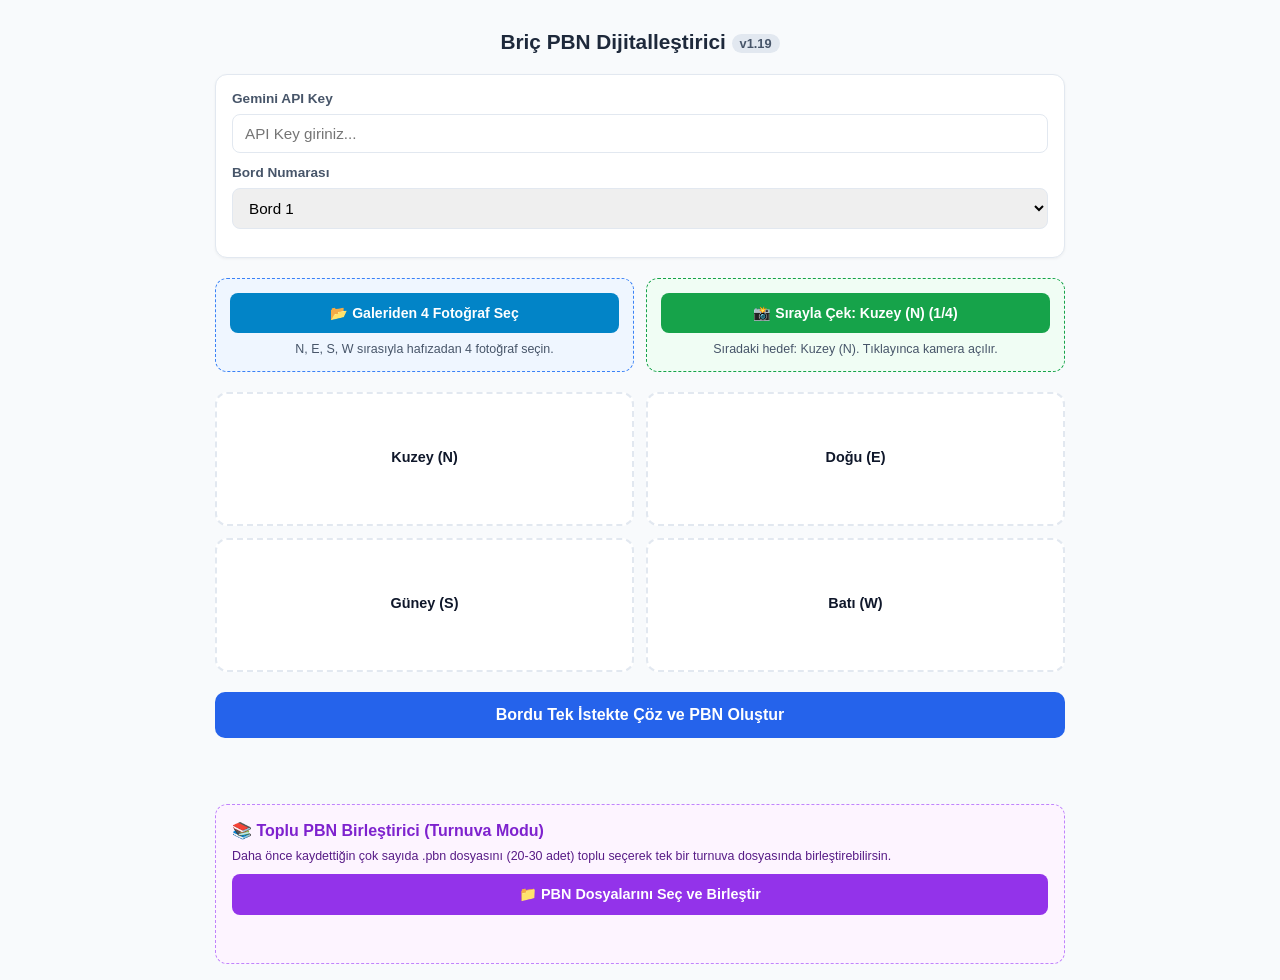
<file: index1_19.html>
<!DOCTYPE html>
<html lang="tr">
<head>
    <meta charset="UTF-8">
    <meta name="viewport" content="width=device-width, initial-scale=1.0">
    <link rel="icon" href="data:,">
    <title>Briç PBN Dijitalleştirici v1.19</title>
    <style>
        :root {
            --primary: #2563eb;
            --bg: #f8fafc;
            --card-bg: #ffffff;
            --text: #0f172a;
            --border: #e2e8f0;
            --success: #16a34a;
            --warning: #d97706;
            --danger: #dc2626;
        }

        body {
            font-family: -apple-system, BlinkMacSystemFont, "Segoe UI", Roboto, sans-serif;
            background-color: var(--bg);
            color: var(--text);
            margin: 0;
            padding: 16px;
            max-width: 850px;
            margin-left: auto;
            margin-right: auto;
        }

        h1 {
            font-size: 1.3rem;
            text-align: center;
            margin-bottom: 20px;
            color: #1e293b;
        }

        .version-tag {
            font-size: 0.8rem;
            background: #e2e8f0;
            padding: 2px 8px;
            border-radius: 12px;
            color: #475569;
            vertical-align: middle;
        }

        .panel {
            background: var(--card-bg);
            border: 1px solid var(--border);
            border-radius: 12px;
            padding: 16px;
            margin-bottom: 20px;
            box-shadow: 0 1px 3px rgba(0,0,0,0.05);
        }

        .upload-options {
            display: grid;
            grid-template-columns: 1fr 1fr;
            gap: 12px;
            margin-bottom: 20px;
        }

        @media (max-width: 600px) {
            .upload-options {
                grid-template-columns: 1fr;
            }
        }

        .upload-box {
            background: #eff6ff;
            border: 1.5px dashed #3b82f6;
            border-radius: 12px;
            padding: 14px;
            text-align: center;
            display: flex;
            flex-direction: column;
            justify-content: space-between;
            align-items: center;
        }

        .upload-box.sequential {
            background: #f0fdf4;
            border-color: #16a34a;
        }

        .btn-upload {
            background: #0284c7;
            color: white;
            padding: 12px 14px;
            border-radius: 8px;
            font-weight: 700;
            font-size: 0.88rem;
            cursor: pointer;
            width: 100%;
            box-sizing: border-box;
            border: none;
            display: inline-block;
        }

        .btn-upload.seq-btn {
            background: #16a34a;
        }

        .upload-desc {
            font-size: 0.78rem;
            color: #475569;
            margin-top: 8px;
            line-height: 1.3;
        }

        .reset-link {
            font-size: 0.75rem;
            color: #dc2626;
            text-decoration: underline;
            cursor: pointer;
            margin-top: 6px;
            display: none;
        }

        .field-group {
            display: flex;
            flex-direction: column;
            gap: 8px;
            margin-bottom: 12px;
        }

        label {
            font-size: 0.85rem;
            font-weight: 600;
            color: #475569;
        }

        input[type="password"], input[type="text"], select {
            padding: 10px 12px;
            border: 1px solid var(--border);
            border-radius: 8px;
            font-size: 0.95rem;
            outline: none;
        }

        input:focus, select:focus {
            border-color: var(--primary);
        }

        .hands-grid {
            display: grid;
            grid-template-columns: 1fr 1fr;
            gap: 12px;
            margin-bottom: 20px;
        }

        .hand-card {
            background: var(--card-bg);
            border: 2px dashed var(--border);
            border-radius: 12px;
            padding: 10px;
            text-align: center;
            position: relative;
            display: flex;
            flex-direction: column;
            align-items: center;
            justify-content: center;
            min-height: 110px;
            cursor: pointer;
        }

        .hand-card.has-image {
            border-style: solid;
            border-color: var(--success);
            background-color: #f0fdf4;
        }

        .hand-label {
            font-weight: 700;
            font-size: 0.9rem;
            margin-bottom: 4px;
        }

        .preview-img {
            max-width: 100%;
            max-height: 85px;
            border-radius: 6px;
            object-fit: cover;
            margin-top: 4px;
            display: none;
        }

        .btn-main {
            width: 100%;
            background: var(--primary);
            color: white;
            border: none;
            padding: 14px;
            border-radius: 10px;
            font-size: 1rem;
            font-weight: 700;
            cursor: pointer;
            transition: background 0.2s;
        }

        .btn-main:disabled {
            background: #94a3b8;
            cursor: not-allowed;
        }

        .status-box {
            margin-top: 12px;
            font-size: 0.9rem;
            text-align: center;
            color: #64748b;
            min-height: 24px;
            white-space: pre-wrap;
        }

        .validation-report {
            border-radius: 8px;
            padding: 12px;
            margin-bottom: 12px;
            font-size: 0.88rem;
            line-height: 1.5;
        }

        .validation-report.success {
            background-color: #f0fdf4;
            border: 1px solid #bbf7d0;
            color: #166534;
        }

        .validation-report.warning {
            background-color: #fffbeb;
            border: 1px solid #fef08a;
            color: #92400e;
        }

        textarea {
            width: 100%;
            height: 140px;
            font-family: monospace;
            font-size: 0.85rem;
            padding: 10px;
            border: 1px solid var(--border);
            border-radius: 8px;
            box-sizing: border-box;
            resize: vertical;
            margin-top: 10px;
        }

        .action-row {
            display: flex;
            gap: 10px;
            margin-top: 8px;
            margin-bottom: 16px;
            flex-wrap: wrap;
        }

        .btn-action {
            flex: 1;
            padding: 10px 14px;
            border-radius: 6px;
            font-size: 0.85rem;
            font-weight: 700;
            cursor: pointer;
            border: none;
            color: white;
            text-align: center;
        }

        .btn-copy { background: #475569; }
        .btn-download-single { background: var(--success); }

        /* PBN BİRLEŞTİRİCİ PANELİ */
        .merger-panel {
            background: #fdf4ff;
            border: 1px dashed #c084fc;
            border-radius: 12px;
            padding: 16px;
            margin-top: 30px;
        }

        .merger-title {
            font-weight: 800;
            font-size: 1rem;
            color: #7e22ce;
            margin-bottom: 8px;
        }

        .btn-merge-select {
            background: #9333ea;
            color: white;
            padding: 12px 16px;
            border-radius: 8px;
            font-weight: 700;
            font-size: 0.9rem;
            cursor: pointer;
            border: none;
            width: 100%;
            display: inline-block;
            box-sizing: border-box;
            text-align: center;
        }

        .inspector-title {
            font-size: 1rem;
            font-weight: 800;
            color: #0f172a;
            margin-top: 16px;
            margin-bottom: 12px;
            border-bottom: 2px solid #cbd5e1;
            padding-bottom: 6px;
        }

        .inspector-grid {
            display: grid;
            grid-template-columns: 1fr 1fr;
            gap: 12px;
        }

        @media (max-width: 600px) {
            .inspector-grid {
                grid-template-columns: 1fr;
            }
        }

        .inspector-hand {
            background: #ffffff;
            border: 2px solid #cbd5e1;
            border-radius: 10px;
            padding: 12px;
            box-shadow: 0 1px 3px rgba(0,0,0,0.05);
        }

        .inspector-hand-title {
            font-weight: 800;
            font-size: 1.05rem;
            color: #1e293b;
            border-bottom: 2px solid #e2e8f0;
            padding-bottom: 6px;
            margin-bottom: 8px;
        }

        .suit-line {
            display: flex;
            align-items: center;
            gap: 10px;
            line-height: 1.6;
            margin-bottom: 2px;
        }

        .suit-sym {
            font-weight: 900;
            font-size: 1.3rem;
            width: 22px;
            display: inline-block;
            text-align: center;
        }

        .suit-black { color: #000000; }
        .suit-red { color: #dc2626; }

        .suit-cards {
            letter-spacing: 2.5px;
            font-weight: 800;
            font-size: 1.1rem;
            color: #0f172a;
        }
    </style>
</head>
<body>

    <h1>Briç PBN Dijitalleştirici <span class="version-tag">v1.19</span></h1>

    <!-- Ayarlar Paneli -->
    <div class="panel">
        <div class="field-group">
            <label for="apiKey">Gemini API Key</label>
            <input type="password" id="apiKey" placeholder="API Key giriniz..." onchange="saveApiKey()">
        </div>
        <div class="field-group">
            <label for="boardNo">Bord Numarası</label>
            <select id="boardNo">
                <script>
                    for(let i=1; i<=32; i++) {
                        document.write(`<option value="${i}">Bord ${i}</option>`);
                    }
                </script>
            </select>
        </div>
    </div>

    <!-- İKİLİ FOTOĞRAF YÜKLEME SEÇENEKLERİ -->
    <div class="upload-options">
        <div class="upload-box">
            <label for="file-batch" class="btn-upload">
                📂 Galeriden 4 Fotoğraf Seç
            </label>
            <input type="file" id="file-batch" accept="image/*" multiple style="display:none;" onchange="handleBatchFileSelect(event)">
            <div class="upload-desc">N, E, S, W sırasıyla hafızadan 4 fotoğraf seçin.</div>
        </div>

        <div class="upload-box sequential">
            <button id="btnSeqCamera" class="btn-upload seq-btn" onclick="triggerSeqCamera()">
                📸 Sırayla Çek: Kuzey (1/4)
            </button>
            <input type="file" id="seqCameraInput" accept="image/*" capture="environment" style="display:none;" onchange="handleSeqCameraSelect(event)">
            <div id="seqDesc" class="upload-desc">Tek butonla N $\rightarrow$ E $\rightarrow$ S $\rightarrow$ W sırasıyla canlı çekim.</div>
            <span id="resetSeqBtn" class="reset-link" onclick="resetSeqFlow()">Sıralı çekimi sıfırla</span>
        </div>
    </div>

    <input type="file" id="singleFileInput" accept="image/*" style="display:none;" onchange="handleSingleFileSelect(event)">

    <!-- 4 El Onay Paneli -->
    <div class="hands-grid">
        <div class="hand-card" id="card-N" onclick="triggerSingleUpload('N')">
            <div class="hand-label">Kuzey (N)</div>
            <img id="preview-N" class="preview-img" alt="Kuzey">
        </div>
        <div class="hand-card" id="card-E" onclick="triggerSingleUpload('E')">
            <div class="hand-label">Doğu (E)</div>
            <img id="preview-E" class="preview-img" alt="Doğu">
        </div>
        <div class="hand-card" id="card-S" onclick="triggerSingleUpload('S')">
            <div class="hand-label">Güney (S)</div>
            <img id="preview-S" class="preview-img" alt="Güney">
        </div>
        <div class="hand-card" id="card-W" onclick="triggerSingleUpload('W')">
            <div class="hand-label">Batı (W)</div>
            <img id="preview-W" class="preview-img" alt="Batı">
        </div>
    </div>

    <canvas id="collageCanvas" style="display:none;"></canvas>

    <button id="btnProcess" class="btn-main" onclick="processBoard()">Bordu Tek İstekte Çöz ve PBN Oluştur</button>
    <div id="status" class="status-box"></div>

    <!-- Sonuç Paneli -->
    <div class="panel" id="resultPanel" style="display: none;">
        <div id="validationBox" class="validation-report"></div>
        
        <label>Üretilen PBN Metni:</label>
        <textarea id="pbnOutput" readonly></textarea>
        
        <div class="action-row">
            <button class="btn-action btn-copy" onclick="copyPbn()">📋 PBN'i Kopyala</button>
            <button class="btn-action btn-download-single" onclick="downloadSinglePbn()">💾 Bord PBN İndir</button>
        </div>

        <div class="inspector-title">🔍 Hızlı Kontrol - Briç Eli Görünümü</div>
        <div class="inspector-grid" id="handsInspector"></div>
    </div>

    <!-- PBN BİRLEŞTİRİCİ (TURNUVA MODÜLÜ) -->
    <div class="merger-panel">
        <div class="merger-title">📚 Toplu PBN Birleştirici (Turnuva Modu)</div>
        <div class="upload-desc" style="margin-bottom: 10px; text-align: left; color: #581c87;">
            Daha önce kaydettiğin çok sayıda .pbn dosyasını (20-30 adet) toplu seçerek tek bir turnuva dosyasında birleştirebilirsin.
        </div>
        <label for="mergeFileInput" class="btn-merge-select">
            📁 PBN Dosyalarını Seç ve Birleştir
        </label>
        <input type="file" id="mergeFileInput" accept=".pbn" multiple style="display:none;" onchange="handlePbnBatchMerge(event)">
        <div id="mergeStatus" class="status-box" style="margin-top: 8px; color: #7e22ce;"></div>
    </div>

    <script>
        const API_MODEL = "gemini-3.6-flash";
        const handFiles = { N: null, E: null, S: null, W: null };
        
        const seqDirections = ['N', 'E', 'S', 'W'];
        const seqLabels = { N: 'Kuzey (N)', E: 'Doğu (E)', S: 'Güney (S)', W: 'Batı (W)' };
        let currentSeqIndex = 0;
        let activeSingleDir = null;

        document.addEventListener('DOMContentLoaded', () => {
            const savedKey = localStorage.getItem('gemini_api_key');
            if (savedKey) {
                document.getElementById('apiKey').value = savedKey;
            }
            updateSeqButtonState();
        });

        function saveApiKey() {
            const key = document.getElementById('apiKey').value.trim();
            localStorage.setItem('gemini_api_key', key);
        }

        function handleBatchFileSelect(event) {
            const files = Array.from(event.target.files);
            if (files.length !== 4) {
                alert(`Lütfen tam olarak 4 adet fotoğraf seçiniz! (Seçilen: ${files.length})`);
                return;
            }
            seqDirections.forEach((dir, index) => {
                setHandImage(dir, files[index]);
            });
            currentSeqIndex = 4;
            updateSeqButtonState();
        }

        function triggerSeqCamera() {
            if (currentSeqIndex >= 4) {
                currentSeqIndex = 0;
            }
            document.getElementById('seqCameraInput').click();
        }

        function handleSeqCameraSelect(event) {
            const file = event.target.files[0];
            if (!file) return;

            const targetDir = seqDirections[currentSeqIndex];
            setHandImage(targetDir, file);

            currentSeqIndex++;
            updateSeqButtonState();
            event.target.value = '';
        }

        function updateSeqButtonState() {
            const btn = document.getElementById('btnSeqCamera');
            const desc = document.getElementById('seqDesc');
            const resetBtn = document.getElementById('resetSeqBtn');

            if (currentSeqIndex < 4) {
                const nextDir = seqDirections[currentSeqIndex];
                btn.innerText = `📸 Sırayla Çek: ${seqLabels[nextDir]} (${currentSeqIndex + 1}/4)`;
                btn.style.background = '#16a34a';
                desc.innerText = `Sıradaki hedef: ${seqLabels[nextDir]}. Tıklayınca kamera açılır.`;
                resetBtn.style.display = currentSeqIndex > 0 ? 'inline-block' : 'none';
            } else {
                btn.innerText = `✅ 4 El Çekildi (Yeniden Çek)`;
                btn.style.background = '#0284c7';
                desc.innerText = `4 el de hazır! Aşağıdaki "Bordu Çöz" butonuna basabilirsin.`;
                resetBtn.style.display = 'inline-block';
            }
        }

        function resetSeqFlow() {
            currentSeqIndex = 0;
            seqDirections.forEach(dir => {
                handFiles[dir] = null;
                const img = document.getElementById(`preview-${dir}`);
                img.src = '';
                img.style.display = 'none';
                document.getElementById(`card-${dir}`).classList.remove('has-image');
            });
            updateSeqButtonState();
        }

        function triggerSingleUpload(dir) {
            activeSingleDir = dir;
            document.getElementById('singleFileInput').click();
        }

        function handleSingleFileSelect(event) {
            const file = event.target.files[0];
            if (file && activeSingleDir) {
                setHandImage(activeSingleDir, file);
            }
            event.target.value = '';
        }

        function setHandImage(dir, file) {
            handFiles[dir] = file;
            const objectUrl = URL.createObjectURL(file);
            const img = document.getElementById(`preview-${dir}`);
            img.src = objectUrl;
            img.style.display = 'block';
            document.getElementById(`card-${dir}`).classList.add('has-image');
        }

        function create2x2Collage() {
            return new Promise((resolve, reject) => {
                const loadedImages = [];
                let loadedCount = 0;

                seqDirections.forEach((dir, index) => {
                    const img = new Image();
                    img.src = URL.createObjectURL(handFiles[dir]);
                    img.onload = () => {
                        loadedImages[index] = img;
                        loadedCount++;
                        if (loadedCount === 4) {
                            renderCollage(loadedImages).then(resolve).catch(reject);
                        }
                    };
                    img.onerror = () => reject(new Error(`${dir} el görseli yüklenemedi.`));
                });
            });
        }

        function renderCollage(images) {
            return new Promise((resolve) => {
                const canvas = document.getElementById('collageCanvas');
                const tileW = 1500;
                const tileH = 1500;
                canvas.width = tileW * 2;
                canvas.height = tileH * 2;

                const ctx = canvas.getContext('2d');
                ctx.imageSmoothingEnabled = true;
                ctx.imageSmoothingQuality = 'high';

                ctx.filter = 'contrast(125%) brightness(105%)';

                ctx.drawImage(images[0], 0, 0, tileW, tileH);
                ctx.drawImage(images[1], tileW, 0, tileW, tileH);
                ctx.drawImage(images[2], 0, tileH, tileW, tileH);
                ctx.drawImage(images[3], tileW, tileH, tileW, tileH);

                ctx.filter = 'none';

                ctx.font = 'bold 72px Arial';
                ctx.shadowColor = 'black';
                ctx.shadowBlur = 10;

                const drawTag = (text, x, y) => {
                    ctx.fillStyle = '#ef4444';
                    ctx.fillRect(x, y - 65, 380, 85);
                    ctx.fillStyle = '#ffffff';
                    ctx.fillText(text, x + 20, y);
                };

                drawTag('NORTH (N)', 30, 90);
                drawTag('EAST (E)', tileW + 30, 90);
                drawTag('SOUTH (S)', 30, tileH + 90);
                drawTag('WEST (W)', tileW + 30, tileH + 90);

                const base64Data = canvas.toDataURL('image/jpeg', 0.92).split(',')[1];
                resolve(base64Data);
            });
        }

        async function fetchWithRetry(url, options, maxRetries = 2, delayMs = 3000) {
            const statusBox = document.getElementById('status');
            for (let i = 0; i <= maxRetries; i++) {
                try {
                    const response = await fetch(url, options);
                    if (response.status === 503 && i < maxRetries) {
                        statusBox.innerText = `⚠️ Google sunucusu anlık yoğun (503).\n${delayMs / 1000} saniye içinde tekrar deneniyor (${i + 1}/${maxRetries})...`;
                        await new Promise(res => setTimeout(res, delayMs));
                        continue;
                    }
                    return response;
                } catch (err) {
                    if (i === maxRetries) throw err;
                    await new Promise(res => setTimeout(res, delayMs));
                }
            }
        }

        async function processBoard() {
            const apiKey = document.getElementById('apiKey').value.trim();
            if (!apiKey) {
                alert("Lütfen Gemini API Key giriniz!");
                return;
            }

            if (!handFiles.N || !handFiles.E || !handFiles.S || !handFiles.W) {
                alert("Lütfen 4 el fotoğrafını da tamamlayın!");
                return;
            }

            const btn = document.getElementById('btnProcess');
            const status = document.getElementById('status');
            const resultPanel = document.getElementById('resultPanel');
            const validationBox = document.getElementById('validationBox');

            btn.disabled = true;
            resultPanel.style.display = 'none';

            try {
                status.innerText = "1/2 📷 Kolaj Hazırlanıyor...";
                const collageBase64 = await create2x2Collage();

                status.innerText = "2/2 🚀 Yapay Zekaya Tek İstek Gönderiliyor...";

                const promptText = `
Sen hassas bir OCR ve Briç Kart Okuma Uzmanısın.
ÖNCELİK: HIZ VEYA TAHMİN DEĞİL, %100 FİZİKSEL KARAKTER DOĞRULUĞUDUR.

KADRANLAR VE ELLER:
- Sol Üst Kadran: KUZEY (N)
- Sağ Üst Kadran: DOĞU (E)
- Sol Alt Kadran: GÜNEY (S)
- Sağ Alt Kadran: BATI (W)

KRİTİK ANTI-HALÜSİNASYON VE DETAY OKUMA KURALLARI:
1. SIFIR TAHMİN MANDATU: Bir kart soluk, gölgeli veya parlamış olsa dahi ASLA "elde X tane olmalı" mantığıyla kart uydurma veya eksik tamamlamaya çalışma. Yalnızca kartın üzerindeki basılı karakterin fiziki çizgisini oku.
2. 'Q' VE '9' AYRIMI (ÇOK ÖNEMLİ):
   - 'Q' (Kız): Yuvarlak harfin sağ alt köşesinde çapraz bir kuyruk çizgisi bulunur.
   - '9' (Dokuz): Altı kıvrımlı rakamdır.
   Soluk kartlarda bu iki karakteri birbiriyle karıştırma, çizgi detayını dikkatle incele.
3. SEMBOL VE RENK ÇAPASI: Her renk grubunu Maça (♠), Kupa (♥), Karo (♦), Sinek (♣) sembollerinin hizasına göre oku.
   - Maça ve Sinek SİYAH kartlardır.
   - Kupa ve Karo KIRMIZI kartlardır.
   Siyah sembol altına kırmızı kart, kırmızı sembol altına siyah kart yazma.
4. ŞİKAN (VOID) KURALI: Bir renkte kart yoksa o alan için kesinlikle boş metin "" bırak.
5. '10' kartı için KESİNLİKLE 'T' harfini kullan.

Sadece ve sadece aşağıdaki JSON formatında yanıt ver:
{
  "N": { "S": "AKT9", "H": "QJ8", "D": "765", "C": "432" },
  "E": { "S": "...", "H": "...", "D": "...", "C": "..." },
  "S": { "S": "...", "H": "...", "D": "...", "C": "..." },
  "W": { "S": "...", "H": "...", "D": "...", "C": "..." }
}
                `;

                const url = `https://generativelanguage.googleapis.com/v1beta/models/${API_MODEL}:generateContent?key=${apiKey}`;

                const response = await fetchWithRetry(url, {
                    method: 'POST',
                    headers: { 'Content-Type': 'application/json' },
                    body: JSON.stringify({
                        contents: [{
                            parts: [
                                { text: promptText },
                                {
                                    inline_data: {
                                        mime_type: "image/jpeg",
                                        data: collageBase64
                                    }
                                }
                            ]
                        }],
                        generationConfig: {
                            response_mime_type: "application/json",
                            temperature: 0.0
                        }
                    })
                });

                if (!response.ok) {
                    const errData = await response.json().catch(() => ({}));
                    throw new Error(errData.error?.message || `HTTP ${response.status}`);
                }

                const data = await response.json();
                const rawJsonText = data.candidates?.[0]?.content?.parts?.[0]?.text;

                if (!rawJsonText) {
                    throw new Error("Yapay zekadan geçerli bir yanıt alınamadı.");
                }

                const parsedResults = JSON.parse(rawJsonText);

                status.innerText = "52 Kart Doğrulaması Yapılıyor...";
                const validation = validateDeck(parsedResults);
                validationBox.innerHTML = validation.html;
                validationBox.className = `validation-report ${validation.isPerfect ? 'success' : 'warning'}`;

                const boardNo = document.getElementById('boardNo').value;
                const formattedHands = {};
                for (let dir of ['N', 'E', 'S', 'W']) {
                    const h = parsedResults[dir] || {};
                    formattedHands[dir] = `${formatSuitForPbn(h.S)}.${formatSuitForPbn(h.H)}.${formatSuitForPbn(h.D)}.${formatSuitForPbn(h.C)}`;
                }

                const pbnText = buildPbnString(boardNo, formattedHands.N, formattedHands.E, formattedHands.S, formattedHands.W);
                document.getElementById('pbnOutput').value = pbnText;
                
                renderHumanReadableHands(parsedResults);

                resultPanel.style.display = 'block';
                status.innerText = "✅ İşlem Başarıyla Tamamlandı!";

            } catch (err) {
                console.error(err);
                status.innerText = "❌ Hata Oluştu:\n" + (err.message || err.toString());
            } finally {
                btn.disabled = false;
            }
        }

        function renderHumanReadableHands(parsedResults) {
            const container = document.getElementById('handsInspector');
            let html = '';

            for (let dir of ['N', 'E', 'S', 'W']) {
                const hand = parsedResults[dir] || {};
                
                const formatCards = (str) => {
                    const cleaned = cleanSuit(str);
                    if (!cleaned) return '<span style="color:#94a3b8; font-size: 0.95rem;">— (Şikan)</span>';
                    return cleaned.split('').join(' ');
                };

                html += `
                    <div class="inspector-hand">
                        <div class="inspector-hand-title">${seqLabels[dir]}</div>
                        <div class="suit-line">
                            <span class="suit-sym suit-black">♠</span>
                            <span class="suit-cards">${formatCards(hand.S)}</span>
                        </div>
                        <div class="suit-line">
                            <span class="suit-sym suit-red">♥</span>
                            <span class="suit-cards">${formatCards(hand.H)}</span>
                        </div>
                        <div class="suit-line">
                            <span class="suit-sym suit-red">♦</span>
                            <span class="suit-cards">${formatCards(hand.D)}</span>
                        </div>
                        <div class="suit-line">
                            <span class="suit-sym suit-black">♣</span>
                            <span class="suit-cards">${formatCards(hand.C)}</span>
                        </div>
                    </div>
                `;
            }
            container.innerHTML = html;
        }

        function cleanSuit(val) {
            if (!val || typeof val !== 'string') return "";
            return val.toUpperCase().replace(/[^AKQJT98765432]/g, '');
        }

        function formatSuitForPbn(val) {
            const cleaned = cleanSuit(val);
            return cleaned.length > 0 ? cleaned : "-";
        }

        function validateDeck(rawResults) {
            const suitNames = { S: 'Maça (♠)', H: 'Kupa (♥)', D: 'Karo (♦)', C: 'Sinek (♣)' };
            const ranks = ['A', 'K', 'Q', 'J', 'T', '9', '8', '7', '6', '5', '4', '3', '2'];
            const suits = ['S', 'H', 'D', 'C'];

            const cardMap = {};
            suits.forEach(s => {
                ranks.forEach(r => { cardMap[`${s}_${r}`] = []; });
            });

            const handCounts = { N: 0, E: 0, S: 0, W: 0 };
            let totalCardsFound = 0;

            for (let dir of ['N', 'E', 'S', 'W']) {
                const handObj = rawResults[dir] || {};
                suits.forEach(s => {
                    const suitCards = cleanSuit(handObj[s]);
                    for (let char of suitCards) {
                        handCounts[dir]++;
                        totalCardsFound++;
                        const key = `${s}_${char}`;
                        if (cardMap[key]) cardMap[key].push(seqLabels[dir]);
                    }
                });
            }

            const duplicates = [];
            const missing = [];

            for (let key in cardMap) {
                const [s, r] = key.split('_');
                const rankName = r === 'T' ? 'T (10)' : r;
                const cardLabel = `${suitNames[s]} ${rankName}`;

                if (cardMap[key].length > 1) {
                    duplicates.push(`${cardLabel} (${cardMap[key].join(', ')} ellerinde)`);
                } else if (cardMap[key].length === 0) {
                    missing.push(cardLabel);
                }
            }

            let isPerfect = (totalCardsFound === 52) && (duplicates.length === 0) && (missing.length === 0);
            let reportHtml = `<strong>Bord Doğrulama Analizi:</strong><br>`;

            if (isPerfect) {
                reportHtml += `✅ <strong>Mükemmel!</strong> 52 kartın tamamı hatasız ve eksiksiz tespit edildi.`;
                return { isPerfect: true, html: reportHtml };
            }

            let issues = [];
            let countIssues = [];
            for (let dir of ['N', 'E', 'S', 'W']) {
                if (handCounts[dir] !== 13) {
                    countIssues.push(`${seqLabels[dir]}: ${handCounts[dir]} kart`);
                }
            }
            if (countIssues.length > 0) {
                issues.push(`⚠️ <strong>Kart Sayısı Uyuşmazlığı:</strong> ${countIssues.join(', ')} (Her el 13 olmalı).`);
            }
            if (duplicates.length > 0) {
                issues.push(`❌ <strong>Çift Okunan Kartlar:</strong> ${duplicates.join('; ')}.`);
            }
            if (missing.length > 0 && missing.length <= 8) {
                issues.push(`🔍 <strong>Eksik Kartlar:</strong> ${missing.join(', ')}.`);
            } else if (missing.length > 8) {
                issues.push(`🔍 <strong>Eksik Kart Sayısı:</strong> ${missing.length} kart bulunamadı.`);
            }

            reportHtml += issues.join('<br>');
            return { isPerfect: false, html: reportHtml };
        }

        function buildPbnString(boardNo, n, e, s, w) {
            const dealers = ['N', 'E', 'S', 'W'];
            const dealer = dealers[(parseInt(boardNo) - 1) % 4];
            const vulPattern = ['None', 'NS', 'EW', 'All', 'NS', 'EW', 'All', 'None', 'EW', 'All', 'None', 'NS', 'All', 'None', 'NS', 'EW'];
            const vul = vulPattern[(parseInt(boardNo) - 1) % 16];
            const today = new Date().toISOString().split('T')[0].replace(/-/g, '.');

            return `[Event "Bridge Hand Digitizer"]
[Site "Mobile Web App"]
[Date "${today}"]
[Board "${boardNo}"]
[West "-"]
[North "-"]
[East "-"]
[South "-"]
[Dealer "${dealer}"]
[Vulnerable "${vul}"]
[Deal "N:${n} ${e} ${s} ${w}"]`;
        }

        function copyPbn() {
            const textarea = document.getElementById('pbnOutput');
            textarea.select();
            document.execCommand('copy');
            alert("PBN metni panoya kopyalandı!");
        }

        // --- TEKİL PBN İNDİRME ---
        function downloadSinglePbn() {
            const pbnText = document.getElementById('pbnOutput').value;
            const boardNo = document.getElementById('boardNo').value;
            if (!pbnText) return;

            const blob = new Blob([pbnText], { type: 'text/plain;charset=utf-8' });
            const url = URL.createObjectURL(blob);
            const a = document.createElement('a');
            a.href = url;
            a.download = `BORD_${boardNo}.pbn`;
            document.body.appendChild(a);
            a.click();
            document.body.removeChild(a);
            URL.revokeObjectURL(url);
        }

        // --- TOPLU PBN BİRLEŞTİRME VE İNDİRME ---
        async function handlePbnBatchMerge(event) {
            const files = Array.from(event.target.files);
            const statusDiv = document.getElementById('mergeStatus');
            if (files.length === 0) return;

            statusDiv.innerText = `${files.length} dosya okunuyor ve birleştiriliyor...`;

            let fileContents = [];

            for (let file of files) {
                try {
                    const text = await file.text();
                    fileContents.push({ name: file.name, content: text.trim() });
                } catch (err) {
                    console.error(`${file.name} okunamadı:`, err);
                }
            }

            // Bord numarasına göre dosyaları akıllı sıralama denemesi (örn: BORD_1.pbn, BORD_2.pbn)
            fileContents.sort((a, b) => {
                const getNum = (str) => {
                    const match = str.match(/\d+/);
                    return match ? parseInt(match[0], 10) : 0;
                };
                return getNum(a.name) - getNum(b.name);
            });

            // PBN standartlarında aralarında boşluk bırakarak birleştir
            const combinedText = fileContents.map(f => f.content).join('\n\n');

            // Bugünün tarihiyle dosya adı oluştur
            const todayStr = new Date().toISOString().split('T')[0];
            const mergedFileName = `${todayStr}_Turnuva_Birlesik.pbn`;

            const blob = new Blob([combinedText], { type: 'text/plain;charset=utf-8' });
            const url = URL.createObjectURL(blob);
            const a = document.createElement('a');
            a.href = url;
            a.download = mergedFileName;
            document.body.appendChild(a);
            a.click();
            document.body.removeChild(a);
            URL.revokeObjectURL(url);

            statusDiv.innerText = `✅ Başarıyla ${fileContents.length} bord birleştirildi ve "${mergedFileName}" olarak indirildi!`;
            event.target.value = ''; // Sıfırla
        }
    </script>
</body>
</html>
</file>
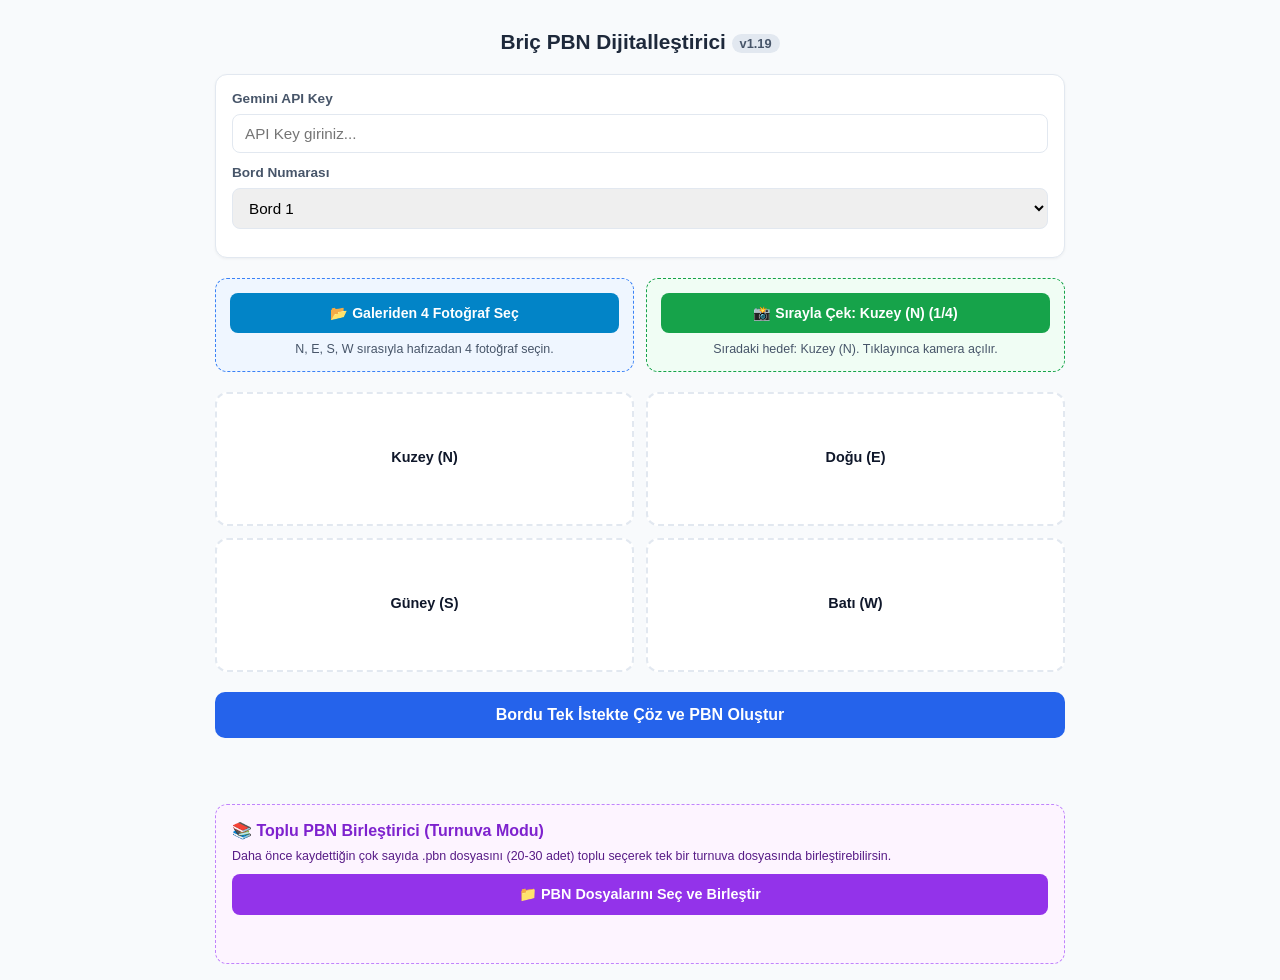
<file: index1_20.html>
<!DOCTYPE html>
<html lang="tr">
<head>
    <meta charset="UTF-8">
    <meta name="viewport" content="width=device-width, initial-scale=1.0">
    <link rel="icon" href="data:,">
    <title>Briç PBN Dijitalleştirici v1.20</title>
    <style>
        :root {
            --primary: #2563eb;
            --bg: #f8fafc;
            --card-bg: #ffffff;
            --text: #0f172a;
            --border: #e2e8f0;
            --success: #16a34a;
            --warning: #d97706;
            --danger: #dc2626;
        }

        body {
            font-family: -apple-system, BlinkMacSystemFont, "Segoe UI", Roboto, sans-serif;
            background-color: var(--bg);
            color: var(--text);
            margin: 0;
            padding: 16px;
            max-width: 850px;
            margin-left: auto;
            margin-right: auto;
        }

        h1 {
            font-size: 1.3rem;
            text-align: center;
            margin-bottom: 20px;
            color: #1e293b;
        }

        .version-tag {
            font-size: 0.8rem;
            background: #e2e8f0;
            padding: 2px 8px;
            border-radius: 12px;
            color: #475569;
            vertical-align: middle;
        }

        .panel {
            background: var(--card-bg);
            border: 1px solid var(--border);
            border-radius: 12px;
            padding: 16px;
            margin-bottom: 20px;
            box-shadow: 0 1px 3px rgba(0,0,0,0.05);
        }

        .upload-options {
            display: grid;
            grid-template-columns: 1fr 1fr;
            gap: 12px;
            margin-bottom: 20px;
        }

        @media (max-width: 600px) {
            .upload-options {
                grid-template-columns: 1fr;
            }
        }

        .upload-box {
            background: #eff6ff;
            border: 1.5px dashed #3b82f6;
            border-radius: 12px;
            padding: 14px;
            text-align: center;
            display: flex;
            flex-direction: column;
            justify-content: space-between;
            align-items: center;
        }

        .upload-box.sequential {
            background: #f0fdf4;
            border-color: #16a34a;
        }

        .btn-upload {
            background: #0284c7;
            color: white;
            padding: 12px 14px;
            border-radius: 8px;
            font-weight: 700;
            font-size: 0.88rem;
            cursor: pointer;
            width: 100%;
            box-sizing: border-box;
            border: none;
            display: inline-block;
        }

        .btn-upload.seq-btn {
            background: #16a34a;
        }

        .upload-desc {
            font-size: 0.78rem;
            color: #475569;
            margin-top: 8px;
            line-height: 1.3;
        }

        .reset-link {
            font-size: 0.75rem;
            color: #dc2626;
            text-decoration: underline;
            cursor: pointer;
            margin-top: 6px;
            display: none;
        }

        .field-group {
            display: flex;
            flex-direction: column;
            gap: 8px;
            margin-bottom: 12px;
        }

        label {
            font-size: 0.85rem;
            font-weight: 600;
            color: #475569;
        }

        input[type="password"], input[type="text"], select {
            padding: 10px 12px;
            border: 1px solid var(--border);
            border-radius: 8px;
            font-size: 0.95rem;
            outline: none;
        }

        input:focus, select:focus {
            border-color: var(--primary);
        }

        .hands-grid {
            display: grid;
            grid-template-columns: 1fr 1fr;
            gap: 12px;
            margin-bottom: 20px;
        }

        .hand-card {
            background: var(--card-bg);
            border: 2px dashed var(--border);
            border-radius: 12px;
            padding: 10px;
            text-align: center;
            position: relative;
            display: flex;
            flex-direction: column;
            align-items: center;
            justify-content: center;
            min-height: 110px;
            cursor: pointer;
        }

        .hand-card.has-image {
            border-style: solid;
            border-color: var(--success);
            background-color: #f0fdf4;
        }

        .hand-label {
            font-weight: 700;
            font-size: 0.9rem;
            margin-bottom: 4px;
        }

        .preview-img {
            max-width: 100%;
            max-height: 85px;
            border-radius: 6px;
            object-fit: cover;
            margin-top: 4px;
            display: none;
        }

        .btn-main {
            width: 100%;
            background: var(--primary);
            color: white;
            border: none;
            padding: 14px;
            border-radius: 10px;
            font-size: 1rem;
            font-weight: 700;
            cursor: pointer;
            transition: background 0.2s;
        }

        .btn-main:disabled {
            background: #94a3b8;
            cursor: not-allowed;
        }

        .status-box {
            margin-top: 12px;
            font-size: 0.9rem;
            text-align: center;
            color: #64748b;
            min-height: 24px;
            white-space: pre-wrap;
        }

        .validation-report {
            border-radius: 8px;
            padding: 12px;
            margin-bottom: 12px;
            font-size: 0.88rem;
            line-height: 1.5;
        }

        .validation-report.success {
            background-color: #f0fdf4;
            border: 1px solid #bbf7d0;
            color: #166534;
        }

        .validation-report.warning {
            background-color: #fffbeb;
            border: 1px solid #fef08a;
            color: #92400e;
        }

        textarea {
            width: 100%;
            height: 140px;
            font-family: monospace;
            font-size: 0.85rem;
            padding: 10px;
            border: 1px solid var(--border);
            border-radius: 8px;
            box-sizing: border-box;
            resize: vertical;
            margin-top: 10px;
        }

        .action-row {
            display: flex;
            gap: 10px;
            margin-top: 8px;
            margin-bottom: 16px;
            flex-wrap: wrap;
        }

        .btn-action {
            flex: 1;
            padding: 10px 14px;
            border-radius: 6px;
            font-size: 0.85rem;
            font-weight: 700;
            cursor: pointer;
            border: none;
            color: white;
            text-align: center;
        }

        .btn-copy { background: #475569; }
        .btn-download-single { background: var(--success); }

        /* PBN BİRLEŞTİRİCİ PANELİ */
        .merger-panel {
            background: #fdf4ff;
            border: 1px dashed #c084fc;
            border-radius: 12px;
            padding: 16px;
            margin-top: 30px;
        }

        .merger-title {
            font-weight: 800;
            font-size: 1rem;
            color: #7e22ce;
            margin-bottom: 8px;
        }

        .btn-merge-select {
            background: #9333ea;
            color: white;
            padding: 12px 16px;
            border-radius: 8px;
            font-weight: 700;
            font-size: 0.9rem;
            cursor: pointer;
            border: none;
            width: 100%;
            display: inline-block;
            box-sizing: border-box;
            text-align: center;
        }

        .inspector-title {
            font-size: 1rem;
            font-weight: 800;
            color: #0f172a;
            margin-top: 16px;
            margin-bottom: 12px;
            border-bottom: 2px solid #cbd5e1;
            padding-bottom: 6px;
        }

        .inspector-grid {
            display: grid;
            grid-template-columns: 1fr 1fr;
            gap: 12px;
        }

        @media (max-width: 600px) {
            .inspector-grid {
                grid-template-columns: 1fr;
            }
        }

        .inspector-hand {
            background: #ffffff;
            border: 2px solid #cbd5e1;
            border-radius: 10px;
            padding: 12px;
            box-shadow: 0 1px 3px rgba(0,0,0,0.05);
        }

        .inspector-hand-title {
            font-weight: 800;
            font-size: 1.05rem;
            color: #1e293b;
            border-bottom: 2px solid #e2e8f0;
            padding-bottom: 6px;
            margin-bottom: 8px;
        }

        .suit-line {
            display: flex;
            align-items: center;
            gap: 10px;
            line-height: 1.6;
            margin-bottom: 2px;
        }

        .suit-sym {
            font-weight: 900;
            font-size: 1.3rem;
            width: 22px;
            display: inline-block;
            text-align: center;
        }

        .suit-black { color: #000000; }
        .suit-red { color: #dc2626; }

        .suit-cards {
            letter-spacing: 2.5px;
            font-weight: 800;
            font-size: 1.1rem;
            color: #0f172a;
        }
    </style>
</head>
<body>

    <h1>Briç PBN Dijitalleştirici <span class="version-tag">v1.19</span></h1>

    <!-- Ayarlar Paneli -->
    <div class="panel">
        <div class="field-group">
            <label for="apiKey">Gemini API Key</label>
            <input type="password" id="apiKey" placeholder="API Key giriniz..." onchange="saveApiKey()">
        </div>
        <div class="field-group">
            <label for="boardNo">Bord Numarası</label>
            <select id="boardNo">
                <script>
                    for(let i=1; i<=32; i++) {
                        document.write(`<option value="${i}">Bord ${i}</option>`);
                    }
                </script>
            </select>
        </div>
    </div>

    <!-- İKİLİ FOTOĞRAF YÜKLEME SEÇENEKLERİ -->
    <div class="upload-options">
        <div class="upload-box">
            <label for="file-batch" class="btn-upload">
                📂 Galeriden 4 Fotoğraf Seç
            </label>
            <input type="file" id="file-batch" accept="image/*" multiple style="display:none;" onchange="handleBatchFileSelect(event)">
            <div class="upload-desc">N, E, S, W sırasıyla hafızadan 4 fotoğraf seçin.</div>
        </div>

        <div class="upload-box sequential">
            <button id="btnSeqCamera" class="btn-upload seq-btn" onclick="triggerSeqCamera()">
                📸 Sırayla Çek: Kuzey (1/4)
            </button>
            <input type="file" id="seqCameraInput" accept="image/*" capture="environment" style="display:none;" onchange="handleSeqCameraSelect(event)">
            <div id="seqDesc" class="upload-desc">Tek butonla N $\rightarrow$ E $\rightarrow$ S $\rightarrow$ W sırasıyla canlı çekim.</div>
            <span id="resetSeqBtn" class="reset-link" onclick="resetSeqFlow()">Sıralı çekimi sıfırla</span>
        </div>
    </div>

    <input type="file" id="singleFileInput" accept="image/*" style="display:none;" onchange="handleSingleFileSelect(event)">

    <!-- 4 El Onay Paneli -->
    <div class="hands-grid">
        <div class="hand-card" id="card-N" onclick="triggerSingleUpload('N')">
            <div class="hand-label">Kuzey (N)</div>
            <img id="preview-N" class="preview-img" alt="Kuzey">
        </div>
        <div class="hand-card" id="card-E" onclick="triggerSingleUpload('E')">
            <div class="hand-label">Doğu (E)</div>
            <img id="preview-E" class="preview-img" alt="Doğu">
        </div>
        <div class="hand-card" id="card-S" onclick="triggerSingleUpload('S')">
            <div class="hand-label">Güney (S)</div>
            <img id="preview-S" class="preview-img" alt="Güney">
        </div>
        <div class="hand-card" id="card-W" onclick="triggerSingleUpload('W')">
            <div class="hand-label">Batı (W)</div>
            <img id="preview-W" class="preview-img" alt="Batı">
        </div>
    </div>

    <canvas id="collageCanvas" style="display:none;"></canvas>

    <button id="btnProcess" class="btn-main" onclick="processBoard()">Bordu Tek İstekte Çöz ve PBN Oluştur</button>
    <div id="status" class="status-box"></div>

    <!-- Sonuç Paneli -->
    <div class="panel" id="resultPanel" style="display: none;">
        <div id="validationBox" class="validation-report"></div>
        
        <label>Üretilen PBN Metni:</label>
        <textarea id="pbnOutput" readonly></textarea>
        
        <div class="action-row">
            <button class="btn-action btn-copy" onclick="copyPbn()">📋 PBN'i Kopyala</button>
            <button class="btn-action btn-download-single" onclick="downloadSinglePbn()">💾 Bord PBN İndir</button>
        </div>

        <div class="inspector-title">🔍 Hızlı Kontrol - Briç Eli Görünümü</div>
        <div class="inspector-grid" id="handsInspector"></div>
    </div>

    <!-- PBN BİRLEŞTİRİCİ (TURNUVA MODÜLÜ) -->
    <div class="merger-panel">
        <div class="merger-title">📚 Toplu PBN Birleştirici (Turnuva Modu)</div>
        <div class="upload-desc" style="margin-bottom: 10px; text-align: left; color: #581c87;">
            Daha önce kaydettiğin çok sayıda .pbn dosyasını (20-30 adet) toplu seçerek tek bir turnuva dosyasında birleştirebilirsin.
        </div>
        <label for="mergeFileInput" class="btn-merge-select">
            📁 PBN Dosyalarını Seç ve Birleştir
        </label>
        <input type="file" id="mergeFileInput" accept=".pbn" multiple style="display:none;" onchange="handlePbnBatchMerge(event)">
        <div id="mergeStatus" class="status-box" style="margin-top: 8px; color: #7e22ce;"></div>
    </div>

    <script>
        const API_MODEL = "gemini-3.6-flash";
        const handFiles = { N: null, E: null, S: null, W: null };
        
        const seqDirections = ['N', 'E', 'S', 'W'];
        const seqLabels = { N: 'Kuzey (N)', E: 'Doğu (E)', S: 'Güney (S)', W: 'Batı (W)' };
        let currentSeqIndex = 0;
        let activeSingleDir = null;

        document.addEventListener('DOMContentLoaded', () => {
            const savedKey = localStorage.getItem('gemini_api_key');
            if (savedKey) {
                document.getElementById('apiKey').value = savedKey;
            }
            updateSeqButtonState();
        });

        function saveApiKey() {
            const key = document.getElementById('apiKey').value.trim();
            localStorage.setItem('gemini_api_key', key);
        }

        function handleBatchFileSelect(event) {
            const files = Array.from(event.target.files);
            if (files.length !== 4) {
                alert(`Lütfen tam olarak 4 adet fotoğraf seçiniz! (Seçilen: ${files.length})`);
                return;
            }
            seqDirections.forEach((dir, index) => {
                setHandImage(dir, files[index]);
            });
            currentSeqIndex = 4;
            updateSeqButtonState();
        }

        function triggerSeqCamera() {
            if (currentSeqIndex >= 4) {
                currentSeqIndex = 0;
            }
            document.getElementById('seqCameraInput').click();
        }

        function handleSeqCameraSelect(event) {
            const file = event.target.files[0];
            if (!file) return;

            const targetDir = seqDirections[currentSeqIndex];
            setHandImage(targetDir, file);

            currentSeqIndex++;
            updateSeqButtonState();
            event.target.value = '';
        }

        function updateSeqButtonState() {
            const btn = document.getElementById('btnSeqCamera');
            const desc = document.getElementById('seqDesc');
            const resetBtn = document.getElementById('resetSeqBtn');

            if (currentSeqIndex < 4) {
                const nextDir = seqDirections[currentSeqIndex];
                btn.innerText = `📸 Sırayla Çek: ${seqLabels[nextDir]} (${currentSeqIndex + 1}/4)`;
                btn.style.background = '#16a34a';
                desc.innerText = `Sıradaki hedef: ${seqLabels[nextDir]}. Tıklayınca kamera açılır.`;
                resetBtn.style.display = currentSeqIndex > 0 ? 'inline-block' : 'none';
            } else {
                btn.innerText = `✅ 4 El Çekildi (Yeniden Çek)`;
                btn.style.background = '#0284c7';
                desc.innerText = `4 el de hazır! Aşağıdaki "Bordu Çöz" butonuna basabilirsin.`;
                resetBtn.style.display = 'inline-block';
            }
        }

        function resetSeqFlow() {
            currentSeqIndex = 0;
            seqDirections.forEach(dir => {
                handFiles[dir] = null;
                const img = document.getElementById(`preview-${dir}`);
                img.src = '';
                img.style.display = 'none';
                document.getElementById(`card-${dir}`).classList.remove('has-image');
            });
            updateSeqButtonState();
        }

        function triggerSingleUpload(dir) {
            activeSingleDir = dir;
            document.getElementById('singleFileInput').click();
        }

        function handleSingleFileSelect(event) {
            const file = event.target.files[0];
            if (file && activeSingleDir) {
                setHandImage(activeSingleDir, file);
            }
            event.target.value = '';
        }

        function setHandImage(dir, file) {
            handFiles[dir] = file;
            const objectUrl = URL.createObjectURL(file);
            const img = document.getElementById(`preview-${dir}`);
            img.src = objectUrl;
            img.style.display = 'block';
            document.getElementById(`card-${dir}`).classList.add('has-image');
        }

        function create2x2Collage() {
            return new Promise((resolve, reject) => {
                const loadedImages = [];
                let loadedCount = 0;

                seqDirections.forEach((dir, index) => {
                    const img = new Image();
                    img.src = URL.createObjectURL(handFiles[dir]);
                    img.onload = () => {
                        loadedImages[index] = img;
                        loadedCount++;
                        if (loadedCount === 4) {
                            renderCollage(loadedImages).then(resolve).catch(reject);
                        }
                    };
                    img.onerror = () => reject(new Error(`${dir} el görseli yüklenemedi.`));
                });
            });
        }

        function renderCollage(images) {
            return new Promise((resolve) => {
                const canvas = document.getElementById('collageCanvas');
                const tileW = 1500;
                const tileH = 1500;
                canvas.width = tileW * 2;
                canvas.height = tileH * 2;

                const ctx = canvas.getContext('2d');
                ctx.imageSmoothingEnabled = true;
                ctx.imageSmoothingQuality = 'high';

                ctx.filter = 'contrast(125%) brightness(105%)';

                ctx.drawImage(images[0], 0, 0, tileW, tileH);
                ctx.drawImage(images[1], tileW, 0, tileW, tileH);
                ctx.drawImage(images[2], 0, tileH, tileW, tileH);
                ctx.drawImage(images[3], tileW, tileH, tileW, tileH);

                ctx.filter = 'none';

                ctx.font = 'bold 72px Arial';
                ctx.shadowColor = 'black';
                ctx.shadowBlur = 10;

                const drawTag = (text, x, y) => {
                    ctx.fillStyle = '#ef4444';
                    ctx.fillRect(x, y - 65, 380, 85);
                    ctx.fillStyle = '#ffffff';
                    ctx.fillText(text, x + 20, y);
                };

                drawTag('NORTH (N)', 30, 90);
                drawTag('EAST (E)', tileW + 30, 90);
                drawTag('SOUTH (S)', 30, tileH + 90);
                drawTag('WEST (W)', tileW + 30, tileH + 90);

                const base64Data = canvas.toDataURL('image/jpeg', 0.92).split(',')[1];
                resolve(base64Data);
            });
        }

        async function fetchWithRetry(url, options, maxRetries = 2, delayMs = 3000) {
            const statusBox = document.getElementById('status');
            for (let i = 0; i <= maxRetries; i++) {
                try {
                    const response = await fetch(url, options);
                    if (response.status === 503 && i < maxRetries) {
                        statusBox.innerText = `⚠️ Google sunucusu anlık yoğun (503).\n${delayMs / 1000} saniye içinde tekrar deneniyor (${i + 1}/${maxRetries})...`;
                        await new Promise(res => setTimeout(res, delayMs));
                        continue;
                    }
                    return response;
                } catch (err) {
                    if (i === maxRetries) throw err;
                    await new Promise(res => setTimeout(res, delayMs));
                }
            }
        }

        async function processBoard() {
            const apiKey = document.getElementById('apiKey').value.trim();
            if (!apiKey) {
                alert("Lütfen Gemini API Key giriniz!");
                return;
            }

            if (!handFiles.N || !handFiles.E || !handFiles.S || !handFiles.W) {
                alert("Lütfen 4 el fotoğrafını da tamamlayın!");
                return;
            }

            const btn = document.getElementById('btnProcess');
            const status = document.getElementById('status');
            const resultPanel = document.getElementById('resultPanel');
            const validationBox = document.getElementById('validationBox');

            btn.disabled = true;
            resultPanel.style.display = 'none';

            try {
                status.innerText = "1/2 📷 Kolaj Hazırlanıyor...";
                const collageBase64 = await create2x2Collage();

                status.innerText = "2/2 🚀 Yapay Zekaya Tek İstek Gönderiliyor...";

                const promptText = `
Sen hassas bir OCR ve Briç Kart Okuma Uzmanısın.
ÖNCELİK: HIZ VEYA TAHMİN DEĞİL, %100 FİZİKSEL KARAKTER DOĞRULUĞUDUR.

KADRANLAR VE ELLER:
- Sol Üst Kadran: KUZEY (N)
- Sağ Üst Kadran: DOĞU (E)
- Sol Alt Kadran: GÜNEY (S)
- Sağ Alt Kadran: BATI (W)

KRİTİK ANTI-HALÜSİNASYON VE DETAY OKUMA KURALLARI:
1. SIFIR TAHMİN MANDATU: Bir kart soluk, gölgeli veya parlamış olsa dahi ASLA "elde X tane olmalı" mantığıyla kart uydurma veya eksik tamamlamaya çalışma. Yalnızca kartın üzerindeki basılı karakterin fiziki çizgisini oku.
2. 'Q' VE '9' AYRIMI (ÇOK ÖNEMLİ):
   - 'Q' (Kız): Yuvarlak harfin sağ alt köşesinde çapraz bir kuyruk çizgisi bulunur.
   - '9' (Dokuz): Altı kıvrımlı rakamdır.
   Soluk kartlarda bu iki karakteri birbiriyle karıştırma, çizgi detayını dikkatle incele.
3. SEMBOL VE RENK ÇAPASI: Her renk grubunu Maça (♠), Kupa (♥), Karo (♦), Sinek (♣) sembollerinin hizasına göre oku.
   - Maça ve Sinek SİYAH kartlardır.
   - Kupa ve Karo KIRMIZI kartlardır.
   Siyah sembol altına kırmızı kart, kırmızı sembol altına siyah kart yazma.
4. ŞİKAN (VOID) KURALI: Bir renkte kart yoksa o alan için kesinlikle boş metin "" bırak.
5. '10' kartı için KESİNLİKLE 'T' harfini kullan.

Sadece ve sadece aşağıdaki JSON formatında yanıt ver:
{
  "N": { "S": "AKT9", "H": "QJ8", "D": "765", "C": "432" },
  "E": { "S": "...", "H": "...", "D": "...", "C": "..." },
  "S": { "S": "...", "H": "...", "D": "...", "C": "..." },
  "W": { "S": "...", "H": "...", "D": "...", "C": "..." }
}
                `;

                const url = `https://generativelanguage.googleapis.com/v1beta/models/${API_MODEL}:generateContent?key=${apiKey}`;

                const response = await fetchWithRetry(url, {
                    method: 'POST',
                    headers: { 'Content-Type': 'application/json' },
                    body: JSON.stringify({
                        contents: [{
                            parts: [
                                { text: promptText },
                                {
                                    inline_data: {
                                        mime_type: "image/jpeg",
                                        data: collageBase64
                                    }
                                }
                            ]
                        }],
                        generationConfig: {
                            response_mime_type: "application/json",
                            temperature: 0.0
                        }
                    })
                });

                if (!response.ok) {
                    const errData = await response.json().catch(() => ({}));
                    throw new Error(errData.error?.message || `HTTP ${response.status}`);
                }

                const data = await response.json();
                const rawJsonText = data.candidates?.[0]?.content?.parts?.[0]?.text;

                if (!rawJsonText) {
                    throw new Error("Yapay zekadan geçerli bir yanıt alınamadı.");
                }

                const parsedResults = JSON.parse(rawJsonText);

                status.innerText = "52 Kart Doğrulaması Yapılıyor...";
                const validation = validateDeck(parsedResults);
                validationBox.innerHTML = validation.html;
                validationBox.className = `validation-report ${validation.isPerfect ? 'success' : 'warning'}`;

                const boardNo = document.getElementById('boardNo').value;
                const formattedHands = {};
                for (let dir of ['N', 'E', 'S', 'W']) {
                    const h = parsedResults[dir] || {};
                    formattedHands[dir] = `${formatSuitForPbn(h.S)}.${formatSuitForPbn(h.H)}.${formatSuitForPbn(h.D)}.${formatSuitForPbn(h.C)}`;
                }

                const pbnText = buildPbnString(boardNo, formattedHands.N, formattedHands.E, formattedHands.S, formattedHands.W);
                document.getElementById('pbnOutput').value = pbnText;
                
                renderHumanReadableHands(parsedResults);

                resultPanel.style.display = 'block';
                status.innerText = "✅ İşlem Başarıyla Tamamlandı!";

            } catch (err) {
                console.error(err);
                status.innerText = "❌ Hata Oluştu:\n" + (err.message || err.toString());
            } finally {
                btn.disabled = false;
            }
        }

        function renderHumanReadableHands(parsedResults) {
            const container = document.getElementById('handsInspector');
            let html = '';

            for (let dir of ['N', 'E', 'S', 'W']) {
                const hand = parsedResults[dir] || {};
                
                const formatCards = (str) => {
                    const cleaned = cleanSuit(str);
                    if (!cleaned) return '<span style="color:#94a3b8; font-size: 0.95rem;">— (Şikan)</span>';
                    return cleaned.split('').join(' ');
                };

                html += `
                    <div class="inspector-hand">
                        <div class="inspector-hand-title">${seqLabels[dir]}</div>
                        <div class="suit-line">
                            <span class="suit-sym suit-black">♠</span>
                            <span class="suit-cards">${formatCards(hand.S)}</span>
                        </div>
                        <div class="suit-line">
                            <span class="suit-sym suit-red">♥</span>
                            <span class="suit-cards">${formatCards(hand.H)}</span>
                        </div>
                        <div class="suit-line">
                            <span class="suit-sym suit-red">♦</span>
                            <span class="suit-cards">${formatCards(hand.D)}</span>
                        </div>
                        <div class="suit-line">
                            <span class="suit-sym suit-black">♣</span>
                            <span class="suit-cards">${formatCards(hand.C)}</span>
                        </div>
                    </div>
                `;
            }
            container.innerHTML = html;
        }

        function cleanSuit(val) {
            if (!val || typeof val !== 'string') return "";
            return val.toUpperCase().replace(/[^AKQJT98765432]/g, '');
        }

        function formatSuitForPbn(val) {
            const cleaned = cleanSuit(val);
            return cleaned.length > 0 ? cleaned : "-";
        }

        function validateDeck(rawResults) {
            const suitNames = { S: 'Maça (♠)', H: 'Kupa (♥)', D: 'Karo (♦)', C: 'Sinek (♣)' };
            const ranks = ['A', 'K', 'Q', 'J', 'T', '9', '8', '7', '6', '5', '4', '3', '2'];
            const suits = ['S', 'H', 'D', 'C'];

            const cardMap = {};
            suits.forEach(s => {
                ranks.forEach(r => { cardMap[`${s}_${r}`] = []; });
            });

            const handCounts = { N: 0, E: 0, S: 0, W: 0 };
            let totalCardsFound = 0;

            for (let dir of ['N', 'E', 'S', 'W']) {
                const handObj = rawResults[dir] || {};
                suits.forEach(s => {
                    const suitCards = cleanSuit(handObj[s]);
                    for (let char of suitCards) {
                        handCounts[dir]++;
                        totalCardsFound++;
                        const key = `${s}_${char}`;
                        if (cardMap[key]) cardMap[key].push(seqLabels[dir]);
                    }
                });
            }

            const duplicates = [];
            const missing = [];

            for (let key in cardMap) {
                const [s, r] = key.split('_');
                const rankName = r === 'T' ? 'T (10)' : r;
                const cardLabel = `${suitNames[s]} ${rankName}`;

                if (cardMap[key].length > 1) {
                    duplicates.push(`${cardLabel} (${cardMap[key].join(', ')} ellerinde)`);
                } else if (cardMap[key].length === 0) {
                    missing.push(cardLabel);
                }
            }

            let isPerfect = (totalCardsFound === 52) && (duplicates.length === 0) && (missing.length === 0);
            let reportHtml = `<strong>Bord Doğrulama Analizi:</strong><br>`;

            if (isPerfect) {
                reportHtml += `✅ <strong>Mükemmel!</strong> 52 kartın tamamı hatasız ve eksiksiz tespit edildi.`;
                return { isPerfect: true, html: reportHtml };
            }

            let issues = [];
            let countIssues = [];
            for (let dir of ['N', 'E', 'S', 'W']) {
                if (handCounts[dir] !== 13) {
                    countIssues.push(`${seqLabels[dir]}: ${handCounts[dir]} kart`);
                }
            }
            if (countIssues.length > 0) {
                issues.push(`⚠️ <strong>Kart Sayısı Uyuşmazlığı:</strong> ${countIssues.join(', ')} (Her el 13 olmalı).`);
            }
            if (duplicates.length > 0) {
                issues.push(`❌ <strong>Çift Okunan Kartlar:</strong> ${duplicates.join('; ')}.`);
            }
            if (missing.length > 0 && missing.length <= 8) {
                issues.push(`🔍 <strong>Eksik Kartlar:</strong> ${missing.join(', ')}.`);
            } else if (missing.length > 8) {
                issues.push(`🔍 <strong>Eksik Kart Sayısı:</strong> ${missing.length} kart bulunamadı.`);
            }

            reportHtml += issues.join('<br>');
            return { isPerfect: false, html: reportHtml };
        }

        function buildPbnString(boardNo, n, e, s, w) {
            const dealers = ['N', 'E', 'S', 'W'];
            const dealer = dealers[(parseInt(boardNo) - 1) % 4];
            const vulPattern = ['None', 'NS', 'EW', 'All', 'NS', 'EW', 'All', 'None', 'EW', 'All', 'None', 'NS', 'All', 'None', 'NS', 'EW'];
            const vul = vulPattern[(parseInt(boardNo) - 1) % 16];
            const today = new Date().toISOString().split('T')[0].replace(/-/g, '.');

            return `[Event "Bridge Hand Digitizer"]
[Site "Mobile Web App"]
[Date "${today}"]
[Board "${boardNo}"]
[West "-"]
[North "-"]
[East "-"]
[South "-"]
[Dealer "${dealer}"]
[Vulnerable "${vul}"]
[Deal "N:${n} ${e} ${s} ${w}"]`;
        }

        function copyPbn() {
            const textarea = document.getElementById('pbnOutput');
            textarea.select();
            document.execCommand('copy');
            alert("PBN metni panoya kopyalandı!");
        }

 // --- TEKİL PBN İNDİRME (DÜZELTİLMİŞ) ---
        function downloadSinglePbn() {
            const pbnText = document.getElementById('pbnOutput').value;
            const boardNo = document.getElementById('boardNo').value;
            if (!pbnText) return;

            // .txt uzantısına düşmemesi için mime-type application/octet-stream yapıldı
            const blob = new Blob([pbnText], { type: 'application/octet-stream;charset=utf-8' });
            const url = URL.createObjectURL(blob);
            const a = document.createElement('a');
            a.href = url;
            a.download = `BORD_${boardNo}.pbn`;
            document.body.appendChild(a);
            a.click();
            document.body.removeChild(a);
            URL.revokeObjectURL(url);
        }

        // --- TOPLU PBN BİRLEŞTİRME VE İNDİRME ---
        async function handlePbnBatchMerge(event) {
            const files = Array.from(event.target.files);
            const statusDiv = document.getElementById('mergeStatus');
            if (files.length === 0) return;

            statusDiv.innerText = `${files.length} dosya okunuyor ve birleştiriliyor...`;

            let fileContents = [];

            for (let file of files) {
                try {
                    const text = await file.text();
                    fileContents.push({ name: file.name, content: text.trim() });
                } catch (err) {
                    console.error(`${file.name} okunamadı:`, err);
                }
            }

            // Bord numarasına göre dosyaları akıllı sıralama denemesi (örn: BORD_1.pbn, BORD_2.pbn)
            fileContents.sort((a, b) => {
                const getNum = (str) => {
                    const match = str.match(/\d+/);
                    return match ? parseInt(match[0], 10) : 0;
                };
                return getNum(a.name) - getNum(b.name);
            });

            // PBN standartlarında aralarında boşluk bırakarak birleştir
            const combinedText = fileContents.map(f => f.content).join('\n\n');

            // Bugünün tarihiyle dosya adı oluştur
            const todayStr = new Date().toISOString().split('T')[0];
            const mergedFileName = `${todayStr}_Turnuva_Birlesik.pbn`;

            const blob = new Blob([combinedText], { type: 'text/plain;charset=utf-8' });
            const url = URL.createObjectURL(blob);
            const a = document.createElement('a');
            a.href = url;
            a.download = mergedFileName;
            document.body.appendChild(a);
            a.click();
            document.body.removeChild(a);
            URL.revokeObjectURL(url);

            statusDiv.innerText = `✅ Başarıyla ${fileContents.length} bord birleştirildi ve "${mergedFileName}" olarak indirildi!`;
            event.target.value = ''; // Sıfırla
        }
    </script>
</body>
</html>
</file>
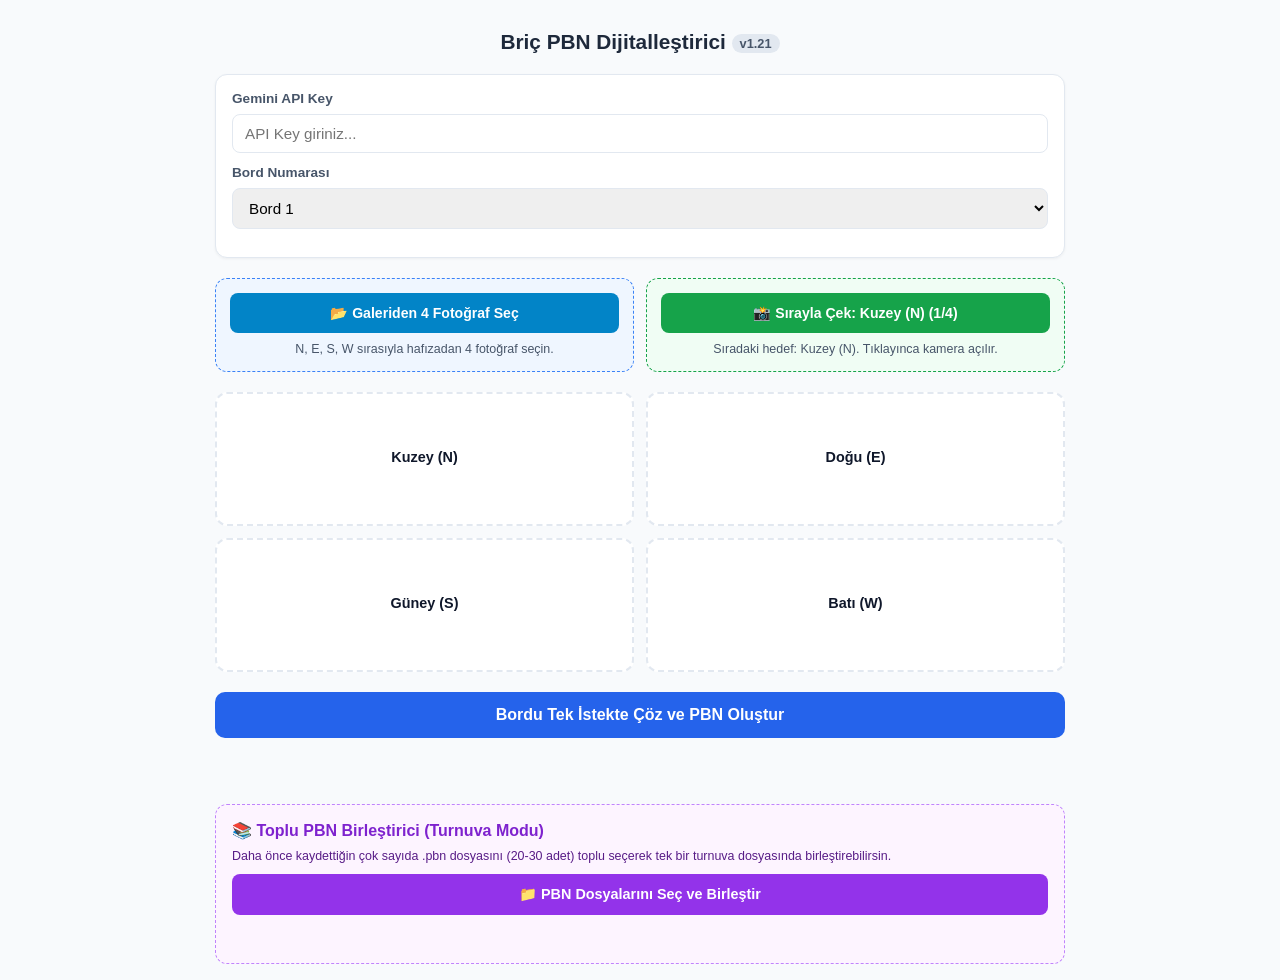
<file: index1_21.html>
<!DOCTYPE html>
<html lang="tr">
<head>
    <meta charset="UTF-8">
    <meta name="viewport" content="width=device-width, initial-scale=1.0">
    <link rel="icon" href="data:,">
    <title>Briç PBN Dijitalleştirici v1.21</title>
    <style>
        :root {
            --primary: #2563eb;
            --bg: #f8fafc;
            --card-bg: #ffffff;
            --text: #0f172a;
            --border: #e2e8f0;
            --success: #16a34a;
            --warning: #d97706;
            --danger: #dc2626;
        }

        body {
            font-family: -apple-system, BlinkMacSystemFont, "Segoe UI", Roboto, sans-serif;
            background-color: var(--bg);
            color: var(--text);
            margin: 0;
            padding: 16px;
            max-width: 850px;
            margin-left: auto;
            margin-right: auto;
        }

        h1 {
            font-size: 1.3rem;
            text-align: center;
            margin-bottom: 20px;
            color: #1e293b;
        }

        .version-tag {
            font-size: 0.8rem;
            background: #e2e8f0;
            padding: 2px 8px;
            border-radius: 12px;
            color: #475569;
            vertical-align: middle;
        }

        .panel {
            background: var(--card-bg);
            border: 1px solid var(--border);
            border-radius: 12px;
            padding: 16px;
            margin-bottom: 20px;
            box-shadow: 0 1px 3px rgba(0,0,0,0.05);
        }

        .upload-options {
            display: grid;
            grid-template-columns: 1fr 1fr;
            gap: 12px;
            margin-bottom: 20px;
        }

        @media (max-width: 600px) {
            .upload-options {
                grid-template-columns: 1fr;
            }
        }

        .upload-box {
            background: #eff6ff;
            border: 1.5px dashed #3b82f6;
            border-radius: 12px;
            padding: 14px;
            text-align: center;
            display: flex;
            flex-direction: column;
            justify-content: space-between;
            align-items: center;
        }

        .upload-box.sequential {
            background: #f0fdf4;
            border-color: #16a34a;
        }

        .btn-upload {
            background: #0284c7;
            color: white;
            padding: 12px 14px;
            border-radius: 8px;
            font-weight: 700;
            font-size: 0.88rem;
            cursor: pointer;
            width: 100%;
            box-sizing: border-box;
            border: none;
            display: inline-block;
        }

        .btn-upload.seq-btn {
            background: #16a34a;
        }

        .upload-desc {
            font-size: 0.78rem;
            color: #475569;
            margin-top: 8px;
            line-height: 1.3;
        }

        .reset-link {
            font-size: 0.75rem;
            color: #dc2626;
            text-decoration: underline;
            cursor: pointer;
            margin-top: 6px;
            display: none;
        }

        .field-group {
            display: flex;
            flex-direction: column;
            gap: 8px;
            margin-bottom: 12px;
        }

        label {
            font-size: 0.85rem;
            font-weight: 600;
            color: #475569;
        }

        input[type="password"], input[type="text"], select {
            padding: 10px 12px;
            border: 1px solid var(--border);
            border-radius: 8px;
            font-size: 0.95rem;
            outline: none;
        }

        input:focus, select:focus {
            border-color: var(--primary);
        }

        .hands-grid {
            display: grid;
            grid-template-columns: 1fr 1fr;
            gap: 12px;
            margin-bottom: 20px;
        }

        .hand-card {
            background: var(--card-bg);
            border: 2px dashed var(--border);
            border-radius: 12px;
            padding: 10px;
            text-align: center;
            position: relative;
            display: flex;
            flex-direction: column;
            align-items: center;
            justify-content: center;
            min-height: 110px;
            cursor: pointer;
        }

        .hand-card.has-image {
            border-style: solid;
            border-color: var(--success);
            background-color: #f0fdf4;
        }

        .hand-label {
            font-weight: 700;
            font-size: 0.9rem;
            margin-bottom: 4px;
        }

        .preview-img {
            max-width: 100%;
            max-height: 85px;
            border-radius: 6px;
            object-fit: cover;
            margin-top: 4px;
            display: none;
        }

        .btn-main {
            width: 100%;
            background: var(--primary);
            color: white;
            border: none;
            padding: 14px;
            border-radius: 10px;
            font-size: 1rem;
            font-weight: 700;
            cursor: pointer;
            transition: background 0.2s;
        }

        .btn-main:disabled {
            background: #94a3b8;
            cursor: not-allowed;
        }

        .status-box {
            margin-top: 12px;
            font-size: 0.9rem;
            text-align: center;
            color: #64748b;
            min-height: 24px;
            white-space: pre-wrap;
        }

        .validation-report {
            border-radius: 8px;
            padding: 12px;
            margin-bottom: 12px;
            font-size: 0.88rem;
            line-height: 1.5;
        }

        .validation-report.success {
            background-color: #f0fdf4;
            border: 1px solid #bbf7d0;
            color: #166534;
        }

        .validation-report.warning {
            background-color: #fffbeb;
            border: 1px solid #fef08a;
            color: #92400e;
        }

        textarea {
            width: 100%;
            height: 140px;
            font-family: monospace;
            font-size: 0.85rem;
            padding: 10px;
            border: 1px solid var(--border);
            border-radius: 8px;
            box-sizing: border-box;
            resize: vertical;
            margin-top: 10px;
            background: #ffffff;
        }

        .action-row {
            display: flex;
            gap: 10px;
            margin-top: 8px;
            margin-bottom: 16px;
            flex-wrap: wrap;
        }

        .btn-action {
            flex: 1;
            padding: 10px 14px;
            border-radius: 6px;
            font-size: 0.85rem;
            font-weight: 700;
            cursor: pointer;
            border: none;
            color: white;
            text-align: center;
        }

        .btn-copy { background: #475569; }
        .btn-download-single { background: var(--success); }
        .btn-download-collage { background: #d97706; }

        /* KOLAJ ÖNİZLEME ALANI */
        .collage-preview-box {
            background: #fffbeb;
            border: 1px solid #fde68a;
            border-radius: 10px;
            padding: 12px;
            margin-bottom: 16px;
            text-align: center;
            display: none;
        }

        .collage-preview-img {
            max-width: 100%;
            max-height: 250px;
            border-radius: 6px;
            border: 1px solid #cbd5e1;
            margin-top: 8px;
            margin-bottom: 8px;
        }

        /* PBN BİRLEŞTİRİCİ PANELİ */
        .merger-panel {
            background: #fdf4ff;
            border: 1px dashed #c084fc;
            border-radius: 12px;
            padding: 16px;
            margin-top: 30px;
        }

        .merger-title {
            font-weight: 800;
            font-size: 1rem;
            color: #7e22ce;
            margin-bottom: 8px;
        }

        .btn-merge-select {
            background: #9333ea;
            color: white;
            padding: 12px 16px;
            border-radius: 8px;
            font-weight: 700;
            font-size: 0.9rem;
            cursor: pointer;
            border: none;
            width: 100%;
            display: inline-block;
            box-sizing: border-box;
            text-align: center;
        }

        .inspector-title {
            font-size: 1rem;
            font-weight: 800;
            color: #0f172a;
            margin-top: 16px;
            margin-bottom: 12px;
            border-bottom: 2px solid #cbd5e1;
            padding-bottom: 6px;
        }

        .inspector-grid {
            display: grid;
            grid-template-columns: 1fr 1fr;
            gap: 12px;
        }

        @media (max-width: 600px) {
            .inspector-grid {
                grid-template-columns: 1fr;
            }
        }

        .inspector-hand {
            background: #ffffff;
            border: 2px solid #cbd5e1;
            border-radius: 10px;
            padding: 12px;
            box-shadow: 0 1px 3px rgba(0,0,0,0.05);
        }

        .inspector-hand-title {
            font-weight: 800;
            font-size: 1.05rem;
            color: #1e293b;
            border-bottom: 2px solid #e2e8f0;
            padding-bottom: 6px;
            margin-bottom: 8px;
        }

        .suit-line {
            display: flex;
            align-items: center;
            gap: 10px;
            line-height: 1.6;
            margin-bottom: 2px;
        }

        .suit-sym {
            font-weight: 900;
            font-size: 1.3rem;
            width: 22px;
            display: inline-block;
            text-align: center;
        }

        .suit-black { color: #000000; }
        .suit-red { color: #dc2626; }

        .suit-cards {
            letter-spacing: 2.5px;
            font-weight: 800;
            font-size: 1.1rem;
            color: #0f172a;
        }
    </style>
</head>
<body>

    <h1>Briç PBN Dijitalleştirici <span class="version-tag">v1.21</span></h1>

    <!-- Ayarlar Paneli -->
    <div class="panel">
        <div class="field-group">
            <label for="apiKey">Gemini API Key</label>
            <input type="password" id="apiKey" placeholder="API Key giriniz..." onchange="saveApiKey()">
        </div>
        <div class="field-group">
            <label for="boardNo">Bord Numarası</label>
            <select id="boardNo">
                <script>
                    for(let i=1; i<=32; i++) {
                        document.write(`<option value="${i}">Bord ${i}</option>`);
                    }
                </script>
            </select>
        </div>
    </div>

    <!-- İKİLİ FOTOĞRAF YÜKLEME SEÇENEKLERİ -->
    <div class="upload-options">
        <div class="upload-box">
            <label for="file-batch" class="btn-upload">
                📂 Galeriden 4 Fotoğraf Seç
            </label>
            <input type="file" id="file-batch" accept="image/*" multiple style="display:none;" onchange="handleBatchFileSelect(event)">
            <div class="upload-desc">N, E, S, W sırasıyla hafızadan 4 fotoğraf seçin.</div>
        </div>

        <div class="upload-box sequential">
            <button id="btnSeqCamera" class="btn-upload seq-btn" onclick="triggerSeqCamera()">
                📸 Sırayla Çek: Kuzey (1/4)
            </button>
            <input type="file" id="seqCameraInput" accept="image/*" capture="environment" style="display:none;" onchange="handleSeqCameraSelect(event)">
            <div id="seqDesc" class="upload-desc">Tek butonla N $\rightarrow$ E $\rightarrow$ S $\rightarrow$ W sırasıyla canlı çekim.</div>
            <span id="resetSeqBtn" class="reset-link" onclick="resetSeqFlow()">Sıralı çekimi sıfırla</span>
        </div>
    </div>

    <input type="file" id="singleFileInput" accept="image/*" style="display:none;" onchange="handleSingleFileSelect(event)">

    <!-- 4 El Onay Paneli -->
    <div class="hands-grid">
        <div class="hand-card" id="card-N" onclick="triggerSingleUpload('N')">
            <div class="hand-label">Kuzey (N)</div>
            <img id="preview-N" class="preview-img" alt="Kuzey">
        </div>
        <div class="hand-card" id="card-E" onclick="triggerSingleUpload('E')">
            <div class="hand-label">Doğu (E)</div>
            <img id="preview-E" class="preview-img" alt="Doğu">
        </div>
        <div class="hand-card" id="card-S" onclick="triggerSingleUpload('S')">
            <div class="hand-label">Güney (S)</div>
            <img id="preview-S" class="preview-img" alt="Güney">
        </div>
        <div class="hand-card" id="card-W" onclick="triggerSingleUpload('W')">
            <div class="hand-label">Batı (W)</div>
            <img id="preview-W" class="preview-img" alt="Batı">
        </div>
    </div>

    <canvas id="collageCanvas" style="display:none;"></canvas>

    <button id="btnProcess" class="btn-main" onclick="processBoard()">Bordu Tek İstekte Çöz ve PBN Oluştur</button>
    <div id="status" class="status-box"></div>

    <!-- Sonuç Paneli -->
    <div class="panel" id="resultPanel" style="display: none;">
        
        <!-- KOLAJ ÖNİZLEME ALANI -->
        <div id="collagePreviewContainer" class="collage-preview-box">
            <label style="font-weight: 700; color: #b45309;">📸 Birleştirilmiş Kolaj Görseli (Kontrol Paneli)</label><br>
            <img id="collagePreviewImg" class="collage-preview-img" alt="Kolaj Önizleme"><br>
            <button class="btn-action btn-download-collage" onclick="downloadCollageImage()" style="margin-top: 4px;">💾 Kolajı Resim Olarak İndir</button>
        </div>

        <div id="validationBox" class="validation-report"></div>
        
        <label>Üretilen PBN Metni (İstediğiniz gibi doğrudan düzeltebilirsiniz):</label>
        <!-- READONLY KALDIRILDI - ARTIK DÜZENLENEBİLİR -->
        <textarea id="pbnOutput"></textarea>
        
        <div class="action-row">
            <button class="btn-action btn-copy" onclick="copyPbn()">📋 PBN'i Kopyala</button>
            <button class="btn-action btn-download-single" onclick="downloadSinglePbn()">💾 Bord PBN İndir</button>
        </div>

        <div class="inspector-title">🔍 Hızlı Kontrol - Briç Eli Görünümü</div>
        <div class="inspector-grid" id="handsInspector"></div>
    </div>

    <!-- PBN BİRLEŞTİRİCİ (TURNUVA MODÜLÜ) -->
    <div class="merger-panel">
        <div class="merger-title">📚 Toplu PBN Birleştirici (Turnuva Modu)</div>
        <div class="upload-desc" style="margin-bottom: 10px; text-align: left; color: #581c87;">
            Daha önce kaydettiğin çok sayıda .pbn dosyasını (20-30 adet) toplu seçerek tek bir turnuva dosyasında birleştirebilirsin.
        </div>
        <label for="mergeFileInput" class="btn-merge-select">
            📁 PBN Dosyalarını Seç ve Birleştir
        </label>
        <input type="file" id="mergeFileInput" accept=".pbn" multiple style="display:none;" onchange="handlePbnBatchMerge(event)">
        <div id="mergeStatus" class="status-box" style="margin-top: 8px; color: #7e22ce;"></div>
    </div>

    <script>
        const API_MODEL = "gemini-3.6-flash";
        const handFiles = { N: null, E: null, S: null, W: null };
        
        const seqDirections = ['N', 'E', 'S', 'W'];
        const seqLabels = { N: 'Kuzey (N)', E: 'Doğu (E)', S: 'Güney (S)', W: 'Batı (W)' };
        let currentSeqIndex = 0;
        let activeSingleDir = null;

        document.addEventListener('DOMContentLoaded', () => {
            const savedKey = localStorage.getItem('gemini_api_key');
            if (savedKey) {
                document.getElementById('apiKey').value = savedKey;
            }
            updateSeqButtonState();
        });

        function saveApiKey() {
            const key = document.getElementById('apiKey').value.trim();
            localStorage.setItem('gemini_api_key', key);
        }

        function handleBatchFileSelect(event) {
            const files = Array.from(event.target.files);
            if (files.length !== 4) {
                alert(`Lütfen tam olarak 4 adet fotoğraf seçiniz! (Seçilen: ${files.length})`);
                return;
            }
            seqDirections.forEach((dir, index) => {
                setHandImage(dir, files[index]);
            });
            currentSeqIndex = 4;
            updateSeqButtonState();
        }

        function triggerSeqCamera() {
            if (currentSeqIndex >= 4) {
                currentSeqIndex = 0;
            }
            document.getElementById('seqCameraInput').click();
        }

        function handleSeqCameraSelect(event) {
            const file = event.target.files[0];
            if (!file) return;

            const targetDir = seqDirections[currentSeqIndex];
            setHandImage(targetDir, file);

            currentSeqIndex++;
            updateSeqButtonState();
            event.target.value = '';
        }

        function updateSeqButtonState() {
            const btn = document.getElementById('btnSeqCamera');
            const desc = document.getElementById('seqDesc');
            const resetBtn = document.getElementById('resetSeqBtn');

            if (currentSeqIndex < 4) {
                const nextDir = seqDirections[currentSeqIndex];
                btn.innerText = `📸 Sırayla Çek: ${seqLabels[nextDir]} (${currentSeqIndex + 1}/4)`;
                btn.style.background = '#16a34a';
                desc.innerText = `Sıradaki hedef: ${seqLabels[nextDir]}. Tıklayınca kamera açılır.`;
                resetBtn.style.display = currentSeqIndex > 0 ? 'inline-block' : 'none';
            } else {
                btn.innerText = `✅ 4 El Çekildi (Yeniden Çek)`;
                btn.style.background = '#0284c7';
                desc.innerText = `4 el de hazır! Aşağıdaki "Bordu Çöz" butonuna basabilirsin.`;
                resetBtn.style.display = 'inline-block';
            }
        }

        function resetSeqFlow() {
            currentSeqIndex = 0;
            seqDirections.forEach(dir => {
                handFiles[dir] = null;
                const img = document.getElementById(`preview-${dir}`);
                img.src = '';
                img.style.display = 'none';
                document.getElementById(`card-${dir}`).classList.remove('has-image');
            });
            updateSeqButtonState();
        }

        function triggerSingleUpload(dir) {
            activeSingleDir = dir;
            document.getElementById('singleFileInput').click();
        }

        function handleSingleFileSelect(event) {
            const file = event.target.files[0];
            if (file && activeSingleDir) {
                setHandImage(activeSingleDir, file);
            }
            event.target.value = '';
        }

        function setHandImage(dir, file) {
            handFiles[dir] = file;
            const objectUrl = URL.createObjectURL(file);
            const img = document.getElementById(`preview-${dir}`);
            img.src = objectUrl;
            img.style.display = 'block';
            document.getElementById(`card-${dir}`).classList.add('has-image');
        }

        function create2x2Collage() {
            return new Promise((resolve, reject) => {
                const loadedImages = [];
                let loadedCount = 0;

                seqDirections.forEach((dir, index) => {
                    const img = new Image();
                    img.src = URL.createObjectURL(handFiles[dir]);
                    img.onload = () => {
                        loadedImages[index] = img;
                        loadedCount++;
                        if (loadedCount === 4) {
                            renderCollage(loadedImages).then(resolve).catch(reject);
                        }
                    };
                    img.onerror = () => reject(new Error(`${dir} el görseli yüklenemedi.`));
                });
            });
        }

        function renderCollage(images) {
            return new Promise((resolve) => {
                const canvas = document.getElementById('collageCanvas');
                const tileW = 1500;
                const tileH = 1500;
                canvas.width = tileW * 2;
                canvas.height = tileH * 2;

                const ctx = canvas.getContext('2d');
                ctx.imageSmoothingEnabled = true;
                ctx.imageSmoothingQuality = 'high';

                ctx.filter = 'contrast(125%) brightness(105%)';

                ctx.drawImage(images[0], 0, 0, tileW, tileH);
                ctx.drawImage(images[1], tileW, 0, tileW, tileH);
                ctx.drawImage(images[2], 0, tileH, tileW, tileH);
                ctx.drawImage(images[3], tileW, tileH, tileW, tileH);

                ctx.filter = 'none';

                ctx.font = 'bold 72px Arial';
                ctx.shadowColor = 'black';
                ctx.shadowBlur = 10;

                const drawTag = (text, x, y) => {
                    ctx.fillStyle = '#ef4444';
                    ctx.fillRect(x, y - 65, 380, 85);
                    ctx.fillStyle = '#ffffff';
                    ctx.fillText(text, x + 20, y);
                };

                drawTag('NORTH (N)', 30, 90);
                drawTag('EAST (E)', tileW + 30, 90);
                drawTag('SOUTH (S)', 30, tileH + 90);
                drawTag('WEST (W)', tileW + 30, tileH + 90);

                // Önizleme görselini ekranda göstermek için güncelle
                const dataUrl = canvas.toDataURL('image/jpeg', 0.92);
                document.getElementById('collagePreviewImg').src = dataUrl;
                document.getElementById('collagePreviewContainer').style.display = 'block';

                const base64Data = dataUrl.split(',')[1];
                resolve(base64Data);
            });
        }

        function downloadCollageImage() {
            const imgEl = document.getElementById('collagePreviewImg');
            if (!imgEl.src) return;
            const boardNo = document.getElementById('boardNo').value;
            const a = document.createElement('a');
            a.href = imgEl.src;
            a.download = `BORD_${boardNo}_Kolaj.jpg`;
            document.body.appendChild(a);
            a.click();
            document.body.removeChild(a);
        }

        async function fetchWithRetry(url, options, maxRetries = 2, delayMs = 3000) {
            const statusBox = document.getElementById('status');
            for (let i = 0; i <= maxRetries; i++) {
                try {
                    const response = await fetch(url, options);
                    if (response.status === 503 && i < maxRetries) {
                        statusBox.innerText = `⚠️ Google sunucusu anlık yoğun (503).\n${delayMs / 1000} saniye içinde tekrar deneniyor (${i + 1}/${maxRetries})...`;
                        await new Promise(res => setTimeout(res, delayMs));
                        continue;
                    }
                    return response;
                } catch (err) {
                    if (i === maxRetries) throw err;
                    await new Promise(res => setTimeout(res, delayMs));
                }
            }
        }

        async function processBoard() {
            const apiKey = document.getElementById('apiKey').value.trim();
            if (!apiKey) {
                alert("Lütfen Gemini API Key giriniz!");
                return;
            }

            if (!handFiles.N || !handFiles.E || !handFiles.S || !handFiles.W) {
                alert("Lütfen 4 el fotoğrafını da tamamlayın!");
                return;
            }

            const btn = document.getElementById('btnProcess');
            const status = document.getElementById('status');
            const resultPanel = document.getElementById('resultPanel');
            const validationBox = document.getElementById('validationBox');

            btn.disabled = true;
            resultPanel.style.display = 'none';

            try {
                status.innerText = "1/2 📷 Kolaj Hazırlanıyor...";
                const collageBase64 = await create2x2Collage();

                status.innerText = "2/2 🚀 Yapay Zekaya Tek İstek Gönderiliyor...";

                const promptText = `
Sen hassas bir OCR ve Briç Kart Okuma Uzmanısın.
ÖNCELİK: HIZ VEYA TAHMİN DEĞİL, %100 FİZİKSEL KARAKTER DOĞRULUĞUDUR.

KADRANLAR VE ELLER:
- Sol Üst Kadran: KUZEY (N)
- Sağ Üst Kadran: DOĞU (E)
- Sol Alt Kadran: GÜNEY (S)
- Sağ Alt Kadran: BATI (W)

KRİTİK ANTI-HALÜSİNASYON VE DETAY OKUMA KURALLARI:
1. SIFIR TAHMİN MANDATU: Bir kart soluk, gölgeli veya parlamış olsa dahi ASLA "elde X tane olmalı" mantığıyla kart uydurma veya eksik tamamlamaya çalışma. Yalnızca kartın üzerindeki basılı karakterin fiziki çizgisini oku.
2. 'Q' VE '9' AYRIMI (ÇOK ÖNEMLİ):
   - 'Q' (Kız): Yuvarlak harfin sağ alt köşesinde çapraz bir kuyruk çizgisi bulunur.
   - '9' (Dokuz): Altı kıvrımlı rakamdır.
   Soluk kartlarda bu iki karakteri birbiriyle karıştırma, çizgi detayını dikkatle incele.
3. SEMBOL VE RENK ÇAPASI: Her renk grubunu Maça (♠), Kupa (♥), Karo (♦), Sinek (♣) sembollerinin hizasına göre oku.
   - Maça ve Sinek SİYAH kartlardır.
   - Kupa ve Karo KIRMIZI kartlardır.
   Siyah sembol altına kırmızı kart, kırmızı sembol altına siyah kart yazma.
4. ŞİKAN (VOID) KURALI: Bir renkte kart yoksa o alan için kesinlikle boş metin "" bırak.
5. '10' kartı için KESİNLİKLE 'T' harfini kullan.

Sadece ve sadece aşağıdaki JSON formatında yanıt ver:
{
  "N": { "S": "AKT9", "H": "QJ8", "D": "765", "C": "432" },
  "E": { "S": "...", "H": "...", "D": "...", "C": "..." },
  "S": { "S": "...", "H": "...", "D": "...", "C": "..." },
  "W": { "S": "...", "H": "...", "D": "...", "C": "..." }
}
                `;

                const url = `https://generativelanguage.googleapis.com/v1beta/models/${API_MODEL}:generateContent?key=${apiKey}`;

                const response = await fetchWithRetry(url, {
                    method: 'POST',
                    headers: { 'Content-Type': 'application/json' },
                    body: JSON.stringify({
                        contents: [{
                            parts: [
                                { text: promptText },
                                {
                                    inline_data: {
                                        mime_type: "image/jpeg",
                                        data: collageBase64
                                    }
                                }
                            ]
                        }],
                        generationConfig: {
                            response_mime_type: "application/json",
                            temperature: 0.0
                        }
                    })
                });

                if (!response.ok) {
                    const errData = await response.json().catch(() => ({}));
                    throw new Error(errData.error?.message || `HTTP ${response.status}`);
                }

                const data = await response.json();
                const rawJsonText = data.candidates?.[0]?.content?.parts?.[0]?.text;

                if (!rawJsonText) {
                    throw new Error("Yapay zekadan geçerli bir yanıt alınamadı.");
                }

                const parsedResults = JSON.parse(rawJsonText);

                status.innerText = "52 Kart Doğrulaması Yapılıyor...";
                const validation = validateDeck(parsedResults);
                validationBox.innerHTML = validation.html;
                validationBox.className = `validation-report ${validation.isPerfect ? 'success' : 'warning'}`;

                const boardNo = document.getElementById('boardNo').value;
                const formattedHands = {};
                for (let dir of ['N', 'E', 'S', 'W']) {
                    const h = parsedResults[dir] || {};
                    formattedHands[dir] = `${formatSuitForPbn(h.S)}.${formatSuitForPbn(h.H)}.${formatSuitForPbn(h.D)}.${formatSuitForPbn(h.C)}`;
                }

                const pbnText = buildPbnString(boardNo, formattedHands.N, formattedHands.E, formattedHands.S, formattedHands.W);
                document.getElementById('pbnOutput').value = pbnText;
                
                renderHumanReadableHands(parsedResults);

                resultPanel.style.display = 'block';
                status.innerText = "✅ İşlem Başarıyla Tamamlandı!";

            } catch (err) {
                console.error(err);
                status.innerText = "❌ Hata Oluştu:\n" + (err.message || err.toString());
            } finally {
                btn.disabled = false;
            }
        }

        function renderHumanReadableHands(parsedResults) {
            const container = document.getElementById('handsInspector');
            let html = '';

            for (let dir of ['N', 'E', 'S', 'W']) {
                const hand = parsedResults[dir] || {};
                
                const formatCards = (str) => {
                    const cleaned = cleanSuit(str);
                    if (!cleaned) return '<span style="color:#94a3b8; font-size: 0.95rem;">— (Şikan)</span>';
                    return cleaned.split('').join(' ');
                };

                html += `
                    <div class="inspector-hand">
                        <div class="inspector-hand-title">${seqLabels[dir]}</div>
                        <div class="suit-line">
                            <span class="suit-sym suit-black">♠</span>
                            <span class="suit-cards">${formatCards(hand.S)}</span>
                        </div>
                        <div class="suit-line">
                            <span class="suit-sym suit-red">♥</span>
                            <span class="suit-cards">${formatCards(hand.H)}</span>
                        </div>
                        <div class="suit-line">
                            <span class="suit-sym suit-red">♦</span>
                            <span class="suit-cards">${formatCards(hand.D)}</span>
                        </div>
                        <div class="suit-line">
                            <span class="suit-sym suit-black">♣</span>
                            <span class="suit-cards">${formatCards(hand.C)}</span>
                        </div>
                    </div>
                `;
            }
            container.innerHTML = html;
        }

        function cleanSuit(val) {
            if (!val || typeof val !== 'string') return "";
            return val.toUpperCase().replace(/[^AKQJT98765432]/g, '');
        }

        function formatSuitForPbn(val) {
            const cleaned = cleanSuit(val);
            return cleaned.length > 0 ? cleaned : "-";
        }

        function validateDeck(rawResults) {
            const suitNames = { S: 'Maça (♠)', H: 'Kupa (♥)', D: 'Karo (♦)', C: 'Sinek (♣)' };
            const ranks = ['A', 'K', 'Q', 'J', 'T', '9', '8', '7', '6', '5', '4', '3', '2'];
            const suits = ['S', 'H', 'D', 'C'];

            const cardMap = {};
            suits.forEach(s => {
                ranks.forEach(r => { cardMap[`${s}_${r}`] = []; });
            });

            const handCounts = { N: 0, E: 0, S: 0, W: 0 };
            let totalCardsFound = 0;

            for (let dir of ['N', 'E', 'S', 'W']) {
                const handObj = rawResults[dir] || {};
                suits.forEach(s => {
                    const suitCards = cleanSuit(handObj[s]);
                    for (let char of suitCards) {
                        handCounts[dir]++;
                        totalCardsFound++;
                        const key = `${s}_${char}`;
                        if (cardMap[key]) cardMap[key].push(seqLabels[dir]);
                    }
                });
            }

            const duplicates = [];
            const missing = [];

            for (let key in cardMap) {
                const [s, r] = key.split('_');
                const rankName = r === 'T' ? 'T (10)' : r;
                const cardLabel = `${suitNames[s]} ${rankName}`;

                if (cardMap[key].length > 1) {
                    duplicates.push(`${cardLabel} (${cardMap[key].join(', ')} ellerinde)`);
                } else if (cardMap[key].length === 0) {
                    missing.push(cardLabel);
                }
            }

            let isPerfect = (totalCardsFound === 52) && (duplicates.length === 0) && (missing.length === 0);
            let reportHtml = `<strong>Bord Doğrulama Analizi:</strong><br>`;

            if (isPerfect) {
                reportHtml += `✅ <strong>Mükemmel!</strong> 52 kartın tamamı hatasız ve eksiksiz tespit edildi.`;
                return { isPerfect: true, html: reportHtml };
            }

            let issues = [];
            let countIssues = [];
            for (let dir of ['N', 'E', 'S', 'W']) {
                if (handCounts[dir] !== 13) {
                    countIssues.push(`${seqLabels[dir]}: ${handCounts[dir]} kart`);
                }
            }
            if (countIssues.length > 0) {
                issues.push(`⚠️ <strong>Kart Sayısı Uyuşmazlığı:</strong> ${countIssues.join(', ')} (Her el 13 olmalı).`);
            }
            if (duplicates.length > 0) {
                issues.push(`❌ <strong>Çift Okunan Kartlar:</strong> ${duplicates.join('; ')}.`);
            }
            if (missing.length > 0 && missing.length <= 8) {
                issues.push(`🔍 <strong>Eksik Kartlar:</strong> ${missing.join(', ')}.`);
            } else if (missing.length > 8) {
                issues.push(`🔍 <strong>Eksik Kart Sayısı:</strong> ${missing.length} kart bulunamadı.`);
            }

            reportHtml += issues.join('<br>');
            return { isPerfect: false, html: reportHtml };
        }

        function buildPbnString(boardNo, n, e, s, w) {
            const dealers = ['N', 'E', 'S', 'W'];
            const dealer = dealers[(parseInt(boardNo) - 1) % 4];
            const vulPattern = ['None', 'NS', 'EW', 'All', 'NS', 'EW', 'All', 'None', 'EW', 'All', 'None', 'NS', 'All', 'None', 'NS', 'EW'];
            const vul = vulPattern[(parseInt(boardNo) - 1) % 16];
            const today = new Date().toISOString().split('T')[0].replace(/-/g, '.');

            return `[Event "Bridge Hand Digitizer"]
[Site "Mobile Web App"]
[Date "${today}"]
[Board "${boardNo}"]
[West "-"]
[North "-"]
[East "-"]
[South "-"]
[Dealer "${dealer}"]
[Vulnerable "${vul}"]
[Deal "N:${n} ${e} ${s} ${w}"]`;
        }

        function copyPbn() {
            const textarea = document.getElementById('pbnOutput');
            textarea.select();
            document.execCommand('copy');
            alert("PBN metni panoya kopyalandı!");
        }

        // --- TEKİL PBN İNDİRME (DÜZENLENMİŞ METNİ KAYDEDER) ---
        function downloadSinglePbn() {
            const pbnText = document.getElementById('pbnOutput').value;
            const boardNo = document.getElementById('boardNo').value;
            if (!pbnText) return;

            const blob = new Blob([pbnText], { type: 'application/octet-stream;charset=utf-8' });
            const url = URL.createObjectURL(blob);
            const a = document.createElement('a');
            a.href = url;
            a.download = `BORD_${boardNo}.pbn`;
            document.body.appendChild(a);
            a.click();
            document.body.removeChild(a);
            URL.revokeObjectURL(url);
        }

        // --- TOPLU PBN BİRLEŞTİRME VE İNDİRME ---
        async function handlePbnBatchMerge(event) {
            const files = Array.from(event.target.files);
            const statusDiv = document.getElementById('mergeStatus');
            if (files.length === 0) return;

            statusDiv.innerText = `${files.length} dosya okunuyor ve birleştiriliyor...`;

            let fileContents = [];

            for (let file of files) {
                try {
                    const text = await file.text();
                    fileContents.push({ name: file.name, content: text.trim() });
                } catch (err) {
                    console.error(`${file.name} okunamadı:`, err);
                }
            }

            fileContents.sort((a, b) => {
                const getNum = (str) => {
                    const match = str.match(/\d+/);
                    return match ? parseInt(match[0], 10) : 0;
                };
                return getNum(a.name) - getNum(b.name);
            });

            const combinedText = fileContents.map(f => f.content).join('\n\n');
            const todayStr = new Date().toISOString().split('T')[0];
            const mergedFileName = `${todayStr}_Turnuva_Birlesik.pbn`;

            const blob = new Blob([combinedText], { type: 'application/octet-stream;charset=utf-8' });
            const url = URL.createObjectURL(blob);
            const a = document.createElement('a');
            a.href = url;
            a.download = mergedFileName;
            document.body.appendChild(a);
            a.click();
            document.body.removeChild(a);
            URL.revokeObjectURL(url);

            statusDiv.innerText = `✅ Başarıyla ${fileContents.length} bord birleştirildi ve "${mergedFileName}" olarak indirildi!`;
            event.target.value = '';
        }
    </script>
</body>
</html>
</file>
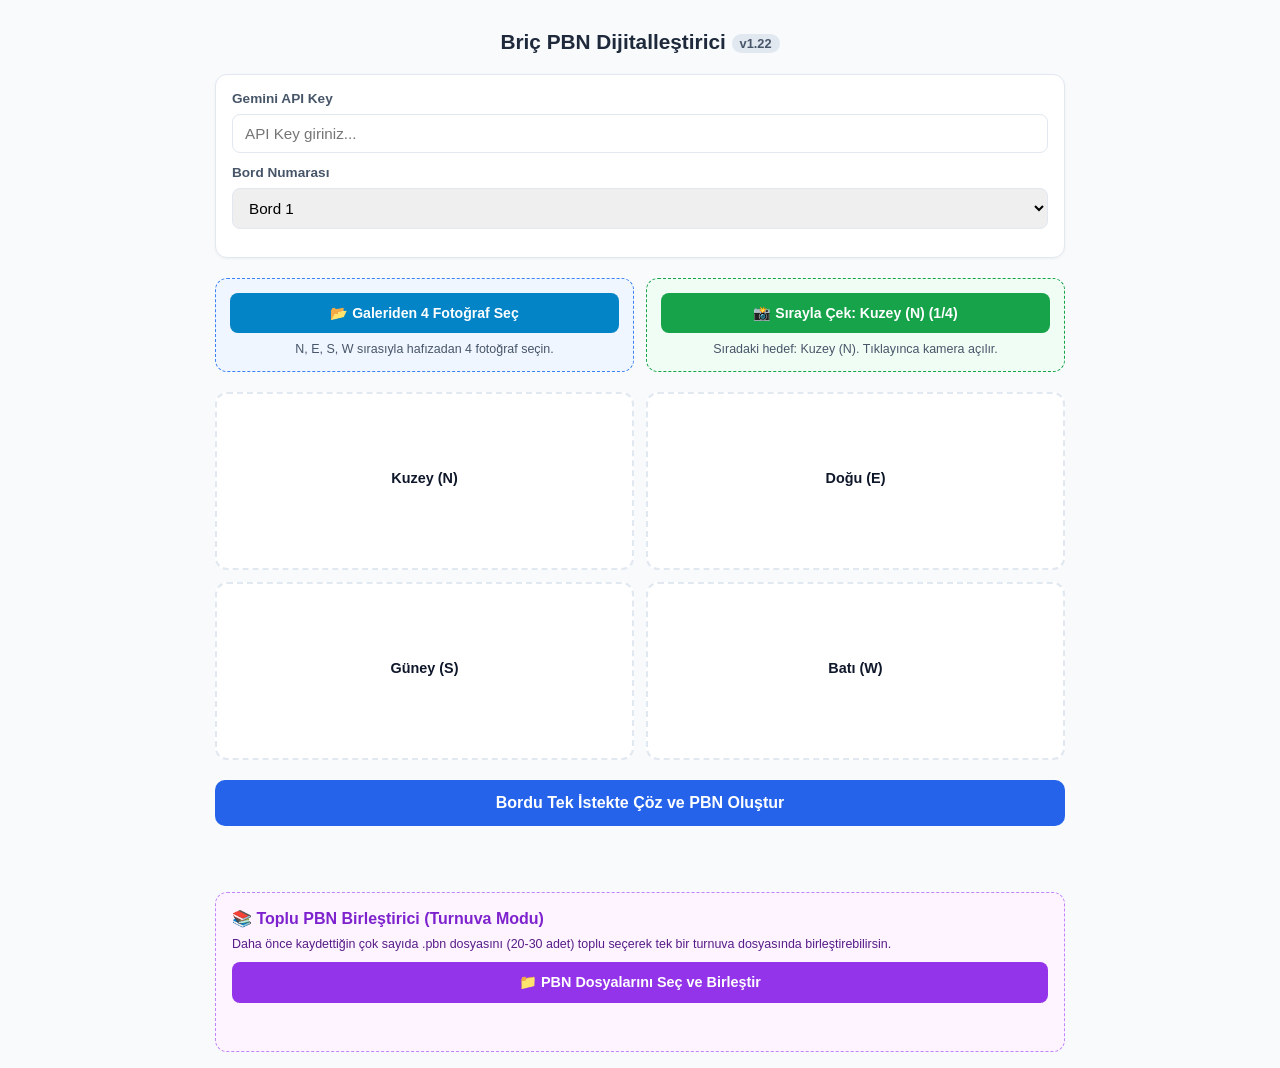
<file: index1_22.html>
<!DOCTYPE html>
<html lang="tr">
<head>
    <meta charset="UTF-8">
    <meta name="viewport" content="width=device-width, initial-scale=1.0">
    <link rel="icon" href="data:,">
    <title>Briç PBN Dijitalleştirici v1.22</title>
    <style>
        :root {
            --primary: #2563eb;
            --bg: #f8fafc;
            --card-bg: #ffffff;
            --text: #0f172a;
            --border: #e2e8f0;
            --success: #16a34a;
            --warning: #d97706;
            --danger: #dc2626;
        }

        body {
            font-family: -apple-system, BlinkMacSystemFont, "Segoe UI", Roboto, sans-serif;
            background-color: var(--bg);
            color: var(--text);
            margin: 0;
            padding: 16px;
            max-width: 850px;
            margin-left: auto;
            margin-right: auto;
        }

        h1 {
            font-size: 1.3rem;
            text-align: center;
            margin-bottom: 20px;
            color: #1e293b;
        }

        .version-tag {
            font-size: 0.8rem;
            background: #e2e8f0;
            padding: 2px 8px;
            border-radius: 12px;
            color: #475569;
            vertical-align: middle;
        }

        .panel {
            background: var(--card-bg);
            border: 1px solid var(--border);
            border-radius: 12px;
            padding: 16px;
            margin-bottom: 20px;
            box-shadow: 0 1px 3px rgba(0,0,0,0.05);
        }

        .upload-options {
            display: grid;
            grid-template-columns: 1fr 1fr;
            gap: 12px;
            margin-bottom: 20px;
        }

        @media (max-width: 600px) {
            .upload-options {
                grid-template-columns: 1fr;
            }
        }

        .upload-box {
            background: #eff6ff;
            border: 1.5px dashed #3b82f6;
            border-radius: 12px;
            padding: 14px;
            text-align: center;
            display: flex;
            flex-direction: column;
            justify-content: space-between;
            align-items: center;
        }

        .upload-box.sequential {
            background: #f0fdf4;
            border-color: #16a34a;
        }

        .btn-upload {
            background: #0284c7;
            color: white;
            padding: 12px 14px;
            border-radius: 8px;
            font-weight: 700;
            font-size: 0.88rem;
            cursor: pointer;
            width: 100%;
            box-sizing: border-box;
            border: none;
            display: inline-block;
        }

        .btn-upload.seq-btn {
            background: #16a34a;
        }

        .upload-desc {
            font-size: 0.78rem;
            color: #475569;
            margin-top: 8px;
            line-height: 1.3;
        }

        .reset-link {
            font-size: 0.75rem;
            color: #dc2626;
            text-decoration: underline;
            cursor: pointer;
            margin-top: 6px;
            display: none;
        }

        .field-group {
            display: flex;
            flex-direction: column;
            gap: 8px;
            margin-bottom: 12px;
        }

        label {
            font-size: 0.85rem;
            font-weight: 600;
            color: #475569;
        }

        input[type="password"], input[type="text"], select {
            padding: 10px 12px;
            border: 1px solid var(--border);
            border-radius: 8px;
            font-size: 0.95rem;
            outline: none;
        }

        input:focus, select:focus {
            border-color: var(--primary);
        }

        .hands-grid {
            display: grid;
            grid-template-columns: 1fr 1fr;
            gap: 12px;
            margin-bottom: 20px;
        }

        .hand-card {
            background: var(--card-bg);
            border: 2px dashed var(--border);
            border-radius: 12px;
            padding: 12px;
            text-align: center;
            position: relative;
            display: flex;
            flex-direction: column;
            align-items: center;
            justify-content: center;
            min-height: 150px;
            cursor: pointer;
        }

        .hand-card.has-image {
            border-style: solid;
            border-color: var(--success);
            background-color: #f0fdf4;
        }

        .hand-label {
            font-weight: 700;
            font-size: 0.9rem;
            margin-bottom: 6px;
        }

        /* DÜZELTİLDİ: Basıklık gitti, orijinal oranda net görünüm sağlandı */
        .preview-img {
            max-width: 100%;
            max-height: 130px;
            width: auto;
            border-radius: 6px;
            object-fit: contain;
            background: #ffffff;
            border: 1px solid #cbd5e1;
            margin-top: 4px;
            display: none;
        }

        .btn-main {
            width: 100%;
            background: var(--primary);
            color: white;
            border: none;
            padding: 14px;
            border-radius: 10px;
            font-size: 1rem;
            font-weight: 700;
            cursor: pointer;
            transition: background 0.2s;
        }

        .btn-main:disabled {
            background: #94a3b8;
            cursor: not-allowed;
        }

        .status-box {
            margin-top: 12px;
            font-size: 0.9rem;
            text-align: center;
            color: #64748b;
            min-height: 24px;
            white-space: pre-wrap;
        }

        .validation-report {
            border-radius: 8px;
            padding: 12px;
            margin-bottom: 12px;
            font-size: 0.88rem;
            line-height: 1.5;
        }

        .validation-report.success {
            background-color: #f0fdf4;
            border: 1px solid #bbf7d0;
            color: #166534;
        }

        .validation-report.warning {
            background-color: #fffbeb;
            border: 1px solid #fef08a;
            color: #92400e;
        }

        textarea {
            width: 100%;
            height: 140px;
            font-family: monospace;
            font-size: 0.85rem;
            padding: 10px;
            border: 1px solid var(--border);
            border-radius: 8px;
            box-sizing: border-box;
            resize: vertical;
            margin-top: 10px;
            background: #ffffff;
        }

        .action-row {
            display: flex;
            gap: 10px;
            margin-top: 8px;
            margin-bottom: 16px;
            flex-wrap: wrap;
        }

        .btn-action {
            flex: 1;
            padding: 10px 14px;
            border-radius: 6px;
            font-size: 0.85rem;
            font-weight: 700;
            cursor: pointer;
            border: none;
            color: white;
            text-align: center;
        }

        .btn-copy { background: #475569; }
        .btn-download-single { background: var(--success); }

        /* PBN BİRLEŞTİRİCİ PANELİ */
        .merger-panel {
            background: #fdf4ff;
            border: 1px dashed #c084fc;
            border-radius: 12px;
            padding: 16px;
            margin-top: 30px;
        }

        .merger-title {
            font-weight: 800;
            font-size: 1rem;
            color: #7e22ce;
            margin-bottom: 8px;
        }

        .btn-merge-select {
            background: #9333ea;
            color: white;
            padding: 12px 16px;
            border-radius: 8px;
            font-weight: 700;
            font-size: 0.9rem;
            cursor: pointer;
            border: none;
            width: 100%;
            display: inline-block;
            box-sizing: border-box;
            text-align: center;
        }

        .inspector-title {
            font-size: 1rem;
            font-weight: 800;
            color: #0f172a;
            margin-top: 16px;
            margin-bottom: 12px;
            border-bottom: 2px solid #cbd5e1;
            padding-bottom: 6px;
        }

        .inspector-grid {
            display: grid;
            grid-template-columns: 1fr 1fr;
            gap: 12px;
        }

        @media (max-width: 600px) {
            .inspector-grid {
                grid-template-columns: 1fr;
            }
        }

        .inspector-hand {
            background: #ffffff;
            border: 2px solid #cbd5e1;
            border-radius: 10px;
            padding: 12px;
            box-shadow: 0 1px 3px rgba(0,0,0,0.05);
        }

        .inspector-hand-title {
            font-weight: 800;
            font-size: 1.05rem;
            color: #1e293b;
            border-bottom: 2px solid #e2e8f0;
            padding-bottom: 6px;
            margin-bottom: 8px;
        }

        .suit-line {
            display: flex;
            align-items: center;
            gap: 10px;
            line-height: 1.6;
            margin-bottom: 2px;
        }

        .suit-sym {
            font-weight: 900;
            font-size: 1.3rem;
            width: 22px;
            display: inline-block;
            text-align: center;
        }

        .suit-black { color: #000000; }
        .suit-red { color: #dc2626; }

        .suit-cards {
            letter-spacing: 2.5px;
            font-weight: 800;
            font-size: 1.1rem;
            color: #0f172a;
        }
    </style>
</head>
<body>

    <h1>Briç PBN Dijitalleştirici <span class="version-tag">v1.22</span></h1>

    <!-- Ayarlar Paneli -->
    <div class="panel">
        <div class="field-group">
            <label for="apiKey">Gemini API Key</label>
            <input type="password" id="apiKey" placeholder="API Key giriniz..." onchange="saveApiKey()">
        </div>
        <div class="field-group">
            <label for="boardNo">Bord Numarası</label>
            <select id="boardNo">
                <script>
                    for(let i=1; i<=32; i++) {
                        document.write(`<option value="${i}">Bord ${i}</option>`);
                    }
                </script>
            </select>
        </div>
    </div>

    <!-- İKİLİ FOTOĞRAF YÜKLEME SEÇENEKLERİ -->
    <div class="upload-options">
        <div class="upload-box">
            <label for="file-batch" class="btn-upload">
                📂 Galeriden 4 Fotoğraf Seç
            </label>
            <input type="file" id="file-batch" accept="image/*" multiple style="display:none;" onchange="handleBatchFileSelect(event)">
            <div class="upload-desc">N, E, S, W sırasıyla hafızadan 4 fotoğraf seçin.</div>
        </div>

        <div class="upload-box sequential">
            <button id="btnSeqCamera" class="btn-upload seq-btn" onclick="triggerSeqCamera()">
                📸 Sırayla Çek: Kuzey (1/4)
            </button>
            <input type="file" id="seqCameraInput" accept="image/*" capture="environment" style="display:none;" onchange="handleSeqCameraSelect(event)">
            <div id="seqDesc" class="upload-desc">Tek butonla N $\rightarrow$ E $\rightarrow$ S $\rightarrow$ W sırasıyla canlı çekim.</div>
            <span id="resetSeqBtn" class="reset-link" onclick="resetSeqFlow()">Sıralı çekimi sıfırla</span>
        </div>
    </div>

    <input type="file" id="singleFileInput" accept="image/*" style="display:none;" onchange="handleSingleFileSelect(event)">

    <!-- 4 El Onay Paneli (Net ve Bozulmamış Görseller) -->
    <div class="hands-grid">
        <div class="hand-card" id="card-N" onclick="triggerSingleUpload('N')">
            <div class="hand-label">Kuzey (N)</div>
            <img id="preview-N" class="preview-img" alt="Kuzey">
        </div>
        <div class="hand-card" id="card-E" onclick="triggerSingleUpload('E')">
            <div class="hand-label">Doğu (E)</div>
            <img id="preview-E" class="preview-img" alt="Doğu">
        </div>
        <div class="hand-card" id="card-S" onclick="triggerSingleUpload('S')">
            <div class="hand-label">Güney (S)</div>
            <img id="preview-S" class="preview-img" alt="Güney">
        </div>
        <div class="hand-card" id="card-W" onclick="triggerSingleUpload('W')">
            <div class="hand-label">Batı (W)</div>
            <img id="preview-W" class="preview-img" alt="Batı">
        </div>
    </div>

    <button id="btnProcess" class="btn-main" onclick="processBoard()">Bordu Tek İstekte Çöz ve PBN Oluştur</button>
    <div id="status" class="status-box"></div>

    <!-- Sonuç Paneli -->
    <div class="panel" id="resultPanel" style="display: none;">
        <div id="validationBox" class="validation-report"></div>
        
        <label>Üretilen PBN Metni (İstediğiniz gibi doğrudan düzeltebilirsiniz):</label>
        <textarea id="pbnOutput"></textarea>
        
        <div class="action-row">
            <button class="btn-action btn-copy" onclick="copyPbn()">📋 PBN'i Kopyala</button>
            <button class="btn-action btn-download-single" onclick="downloadSinglePbn()">💾 Bord PBN İndir</button>
        </div>

        <div class="inspector-title">🔍 Hızlı Kontrol - Briç Eli Görünümü</div>
        <div class="inspector-grid" id="handsInspector"></div>
    </div>

    <!-- PBN BİRLEŞTİRİCİ (TURNUVA MODÜLÜ) -->
    <div class="merger-panel">
        <div class="merger-title">📚 Toplu PBN Birleştirici (Turnuva Modu)</div>
        <div class="upload-desc" style="margin-bottom: 10px; text-align: left; color: #581c87;">
            Daha önce kaydettiğin çok sayıda .pbn dosyasını (20-30 adet) toplu seçerek tek bir turnuva dosyasında birleştirebilirsin.
        </div>
        <label for="mergeFileInput" class="btn-merge-select">
            📁 PBN Dosyalarını Seç ve Birleştir
        </label>
        <input type="file" id="mergeFileInput" accept=".pbn" multiple style="display:none;" onchange="handlePbnBatchMerge(event)">
        <div id="mergeStatus" class="status-box" style="margin-top: 8px; color: #7e22ce;"></div>
    </div>

    <script>
        const API_MODEL = "gemini-3.6-flash";
        const handFiles = { N: null, E: null, S: null, W: null };
        
        const seqDirections = ['N', 'E', 'S', 'W'];
        const seqLabels = { N: 'Kuzey (N)', E: 'Doğu (E)', S: 'Güney (S)', W: 'Batı (W)' };
        let currentSeqIndex = 0;
        let activeSingleDir = null;

        document.addEventListener('DOMContentLoaded', () => {
            const savedKey = localStorage.getItem('gemini_api_key');
            if (savedKey) {
                document.getElementById('apiKey').value = savedKey;
            }
            updateSeqButtonState();
        });

        function saveApiKey() {
            const key = document.getElementById('apiKey').value.trim();
            localStorage.setItem('gemini_api_key', key);
        }

        function handleBatchFileSelect(event) {
            const files = Array.from(event.target.files);
            if (files.length !== 4) {
                alert(`Lütfen tam olarak 4 adet fotoğraf seçiniz! (Seçilen: ${files.length})`);
                return;
            }
            seqDirections.forEach((dir, index) => {
                setHandImage(dir, files[index]);
            });
            currentSeqIndex = 4;
            updateSeqButtonState();
        }

        function triggerSeqCamera() {
            if (currentSeqIndex >= 4) {
                currentSeqIndex = 0;
            }
            document.getElementById('seqCameraInput').click();
        }

        function handleSeqCameraSelect(event) {
            const file = event.target.files[0];
            if (!file) return;

            const targetDir = seqDirections[currentSeqIndex];
            setHandImage(targetDir, file);

            currentSeqIndex++;
            updateSeqButtonState();
            event.target.value = '';
        }

        function updateSeqButtonState() {
            const btn = document.getElementById('btnSeqCamera');
            const desc = document.getElementById('seqDesc');
            const resetBtn = document.getElementById('resetSeqBtn');

            if (currentSeqIndex < 4) {
                const nextDir = seqDirections[currentSeqIndex];
                btn.innerText = `📸 Sırayla Çek: ${seqLabels[nextDir]} (${currentSeqIndex + 1}/4)`;
                btn.style.background = '#16a34a';
                desc.innerText = `Sıradaki hedef: ${seqLabels[nextDir]}. Tıklayınca kamera açılır.`;
                resetBtn.style.display = currentSeqIndex > 0 ? 'inline-block' : 'none';
            } else {
                btn.innerText = `✅ 4 El Çekildi (Yeniden Çek)`;
                btn.style.background = '#0284c7';
                desc.innerText = `4 el de hazır! Aşağıdaki "Bordu Çöz" butonuna basabilirsin.`;
                resetBtn.style.display = 'inline-block';
            }
        }

        function resetSeqFlow() {
            currentSeqIndex = 0;
            seqDirections.forEach(dir => {
                handFiles[dir] = null;
                const img = document.getElementById(`preview-${dir}`);
                img.src = '';
                img.style.display = 'none';
                document.getElementById(`card-${dir}`).classList.remove('has-image');
            });
            updateSeqButtonState();
        }

        function triggerSingleUpload(dir) {
            activeSingleDir = dir;
            document.getElementById('singleFileInput').click();
        }

        function handleSingleFileSelect(event) {
            const file = event.target.files[0];
            if (file && activeSingleDir) {
                setHandImage(activeSingleDir, file);
            }
            event.target.value = '';
        }

        function setHandImage(dir, file) {
            handFiles[dir] = file;
            const objectUrl = URL.createObjectURL(file);
            const img = document.getElementById(`preview-${dir}`);
            img.src = objectUrl;
            img.style.display = 'block';
            document.getElementById(`card-${dir}`).classList.add('has-image');
        }

        function fileToBase64(file) {
            return new Promise((resolve, reject) => {
                const reader = new FileReader();
                reader.readAsDataURL(file);
                reader.onload = () => resolve(reader.result.split(',')[1]);
                reader.onerror = error => reject(error);
            });
        }

        async function fetchWithRetry(url, options, maxRetries = 2, delayMs = 3000) {
            const statusBox = document.getElementById('status');
            for (let i = 0; i <= maxRetries; i++) {
                try {
                    const response = await fetch(url, options);
                    if (response.status === 503 && i < maxRetries) {
                        statusBox.innerText = `⚠️ Google sunucusu anlık yoğun (503).\n${delayMs / 1000} saniye içinde tekrar deneniyor (${i + 1}/${maxRetries})...`;
                        await new Promise(res => setTimeout(res, delayMs));
                        continue;
                    }
                    return response;
                } catch (err) {
                    if (i === maxRetries) throw err;
                    await new Promise(res => setTimeout(res, delayMs));
                }
            }
        }

        async function processBoard() {
            const apiKey = document.getElementById('apiKey').value.trim();
            if (!apiKey) {
                alert("Lütfen Gemini API Key giriniz!");
                return;
            }

            if (!handFiles.N || !handFiles.E || !handFiles.S || !handFiles.W) {
                alert("Lütfen 4 el fotoğrafını da tamamlayın!");
                return;
            }

            const btn = document.getElementById('btnProcess');
            const status = document.getElementById('status');
            const resultPanel = document.getElementById('resultPanel');
            const validationBox = document.getElementById('validationBox');

            btn.disabled = true;
            resultPanel.style.display = 'none';

            try {
                status.innerText = "1/2 📷 Fotoğraflar Paketleniyor...";
                const base64N = await fileToBase64(handFiles.N);
                const base64E = await fileToBase64(handFiles.E);
                const base64S = await fileToBase64(handFiles.S);
                const base64W = await fileToBase64(handFiles.W);

                status.innerText = "2/2 🚀 Yapay Zekaya Tek İstek Gönderiliyor...";

                const promptText = `
Sen hassas bir OCR ve Briç Kart Okuma Uzmanısın.
ÖNCELİK: HIZ VEYA TAHMİN DEĞİL, %100 FİZİKSEL KARAKTER DOĞRULUĞUDUR.

Sana sırasıyla 4 adet orijinal fotoğraf gönderiyorum:
1. Görsel: KUZEY (N) eli
2. Görsel: DOĞU (E) eli
3. Görsel: GÜNEY (S) eli
4. Görsel: BATI (W) eli

KRİTİK ANTI-HALÜSİNASYON VE DETAY OKUMA KURALLARI:
1. SIFIR TAHMİN MANDATU: Bir kart soluk, gölgeli veya parlamış olsa dahi ASLA "elde X tane olmalı" mantığıyla kart uydurma veya eksik tamamlamaya çalışma. Yalnızca kartın üzerindeki basılı karakterin fiziki çizgisini oku.
2. 'Q' VE '9' AYRIMI (ÇOK ÖNEMLİ):
   - 'Q' (Kız): Yuvarlak harfin sağ alt köşesinde çapraz bir kuyruk çizgisi bulunur.
   - '9' (Dokuz): Altı kıvrımlı rakamdır.
   Soluk kartlarda bu iki karakteri birbiriyle karıştırma, çizgi detayını dikkatle incele.
3. SEMBOL VE RENK ÇAPASI: Her renk grubunu Maça (♠), Kupa (♥), Karo (♦), Sinek (♣) sembollerinin hizasına göre oku.
   - Maça ve Sinek SİYAH kartlardır.
   - Kupa ve Karo KIRMIZI kartlardır.
   Siyah sembol altına kırmızı kart, kırmızı sembol altına siyah kart yazma.
4. ŞİKAN (VOID) KURALI: Bir renkte kart yoksa o alan için kesinlikle boş metin "" bırak.
5. '10' kartı için KESİNLİKLE 'T' harfini kullan.

Sadece ve sadece aşağıdaki JSON formatında yanıt ver:
{
  "N": { "S": "AKT9", "H": "QJ8", "D": "765", "C": "432" },
  "E": { "S": "...", "H": "...", "D": "...", "C": "..." },
  "S": { "S": "...", "H": "...", "D": "...", "C": "..." },
  "W": { "S": "...", "H": "...", "D": "...", "C": "..." }
}
                `;

                const url = `https://generativelanguage.googleapis.com/v1beta/models/${API_MODEL}:generateContent?key=${apiKey}`;

                const response = await fetchWithRetry(url, {
                    method: 'POST',
                    headers: { 'Content-Type': 'application/json' },
                    body: JSON.stringify({
                        contents: [{
                            parts: [
                                { text: promptText },
                                { text: "Kuzey Eli Fotoğrafı:" },
                                { inline_data: { mime_type: "image/jpeg", data: base64N } },
                                { text: "Doğu Eli Fotoğrafı:" },
                                { inline_data: { mime_type: "image/jpeg", data: base64E } },
                                { text: "Güney Eli Fotoğrafı:" },
                                { inline_data: { mime_type: "image/jpeg", data: base64S } },
                                { text: "Batı Eli Fotoğrafı:" },
                                { inline_data: { mime_type: "image/jpeg", data: base64W } }
                            ]
                        }],
                        generationConfig: {
                            response_mime_type: "application/json",
                            temperature: 0.0
                        }
                    })
                });

                if (!response.ok) {
                    const errData = await response.json().catch(() => ({}));
                    throw new Error(errData.error?.message || `HTTP ${response.status}`);
                }

                const data = await response.json();
                const rawJsonText = data.candidates?.[0]?.content?.parts?.[0]?.text;

                if (!rawJsonText) {
                    throw new Error("Yapay zekadan geçerli bir yanıt alınamadı.");
                }

                const parsedResults = JSON.parse(rawJsonText);

                status.innerText = "52 Kart Doğrulaması Yapılıyor...";
                const validation = validateDeck(parsedResults);
                validationBox.innerHTML = validation.html;
                validationBox.className = `validation-report ${validation.isPerfect ? 'success' : 'warning'}`;

                const boardNo = document.getElementById('boardNo').value;
                const formattedHands = {};
                for (let dir of ['N', 'E', 'S', 'W']) {
                    const h = parsedResults[dir] || {};
                    formattedHands[dir] = `${formatSuitForPbn(h.S)}.${formatSuitForPbn(h.H)}.${formatSuitForPbn(h.D)}.${formatSuitForPbn(h.C)}`;
                }

                const pbnText = buildPbnString(boardNo, formattedHands.N, formattedHands.E, formattedHands.S, formattedHands.W);
                document.getElementById('pbnOutput').value = pbnText;
                
                renderHumanReadableHands(parsedResults);

                resultPanel.style.display = 'block';
                status.innerText = "✅ İşlem Başarıyla Tamamlandı!";

            } catch (err) {
                console.error(err);
                status.innerText = "❌ Hata Oluştu:\n" + (err.message || err.toString());
            } finally {
                btn.disabled = false;
            }
        }

        function renderHumanReadableHands(parsedResults) {
            const container = document.getElementById('handsInspector');
            let html = '';

            for (let dir of ['N', 'E', 'S', 'W']) {
                const hand = parsedResults[dir] || {};
                
                const formatCards = (str) => {
                    const cleaned = cleanSuit(str);
                    if (!cleaned) return '<span style="color:#94a3b8; font-size: 0.95rem;">— (Şikan)</span>';
                    return cleaned.split('').join(' ');
                };

                html += `
                    <div class="inspector-hand">
                        <div class="inspector-hand-title">${seqLabels[dir]}</div>
                        <div class="suit-line">
                            <span class="suit-sym suit-black">♠</span>
                            <span class="suit-cards">${formatCards(hand.S)}</span>
                        </div>
                        <div class="suit-line">
                            <span class="suit-sym suit-red">♥</span>
                            <span class="suit-cards">${formatCards(hand.H)}</span>
                        </div>
                        <div class="suit-line">
                            <span class="suit-sym suit-red">♦</span>
                            <span class="suit-cards">${formatCards(hand.D)}</span>
                        </div>
                        <div class="suit-line">
                            <span class="suit-sym suit-black">♣</span>
                            <span class="suit-cards">${formatCards(hand.C)}</span>
                        </div>
                    </div>
                `;
            }
            container.innerHTML = html;
        }

        function cleanSuit(val) {
            if (!val || typeof val !== 'string') return "";
            return val.toUpperCase().replace(/[^AKQJT98765432]/g, '');
        }

        function formatSuitForPbn(val) {
            const cleaned = cleanSuit(val);
            return cleaned.length > 0 ? cleaned : "-";
        }

        function validateDeck(rawResults) {
            const suitNames = { S: 'Maça (♠)', H: 'Kupa (♥)', D: 'Karo (♦)', C: 'Sinek (♣)' };
            const ranks = ['A', 'K', 'Q', 'J', 'T', '9', '8', '7', '6', '5', '4', '3', '2'];
            const suits = ['S', 'H', 'D', 'C'];

            const cardMap = {};
            suits.forEach(s => {
                ranks.forEach(r => { cardMap[`${s}_${r}`] = []; });
            });

            const handCounts = { N: 0, E: 0, S: 0, W: 0 };
            let totalCardsFound = 0;

            for (let dir of ['N', 'E', 'S', 'W']) {
                const handObj = rawResults[dir] || {};
                suits.forEach(s => {
                    const suitCards = cleanSuit(handObj[s]);
                    for (let char of suitCards) {
                        handCounts[dir]++;
                        totalCardsFound++;
                        const key = `${s}_${char}`;
                        if (cardMap[key]) cardMap[key].push(seqLabels[dir]);
                    }
                });
            }

            const duplicates = [];
            const missing = [];

            for (let key in cardMap) {
                const [s, r] = key.split('_');
                const rankName = r === 'T' ? 'T (10)' : r;
                const cardLabel = `${suitNames[s]} ${rankName}`;

                if (cardMap[key].length > 1) {
                    duplicates.push(`${cardLabel} (${cardMap[key].join(', ')} ellerinde)`);
                } else if (cardMap[key].length === 0) {
                    missing.push(cardLabel);
                }
            }

            let isPerfect = (totalCardsFound === 52) && (duplicates.length === 0) && (missing.length === 0);
            let reportHtml = `<strong>Bord Doğrulama Analizi:</strong><br>`;

            if (isPerfect) {
                reportHtml += `✅ <strong>Mükemmel!</strong> 52 kartın tamamı hatasız ve eksiksiz tespit edildi.`;
                return { isPerfect: true, html: reportHtml };
            }

            let issues = [];
            let countIssues = [];
            for (let dir of ['N', 'E', 'S', 'W']) {
                if (handCounts[dir] !== 13) {
                    countIssues.push(`${seqLabels[dir]}: ${handCounts[dir]} kart`);
                }
            }
            if (countIssues.length > 0) {
                issues.push(`⚠️ <strong>Kart Sayısı Uyuşmazlığı:</strong> ${countIssues.join(', ')} (Her el 13 olmalı).`);
            }
            if (duplicates.length > 0) {
                issues.push(`❌ <strong>Çift Okunan Kartlar:</strong> ${duplicates.join('; ')}.`);
            }
            if (missing.length > 0 && missing.length <= 8) {
                issues.push(`🔍 <strong>Eksik Kartlar:</strong> ${missing.join(', ')}.`);
            } else if (missing.length > 8) {
                issues.push(`🔍 <strong>Eksik Kart Sayısı:</strong> ${missing.length} kart bulunamadı.`);
            }

            reportHtml += issues.join('<br>');
            return { isPerfect: false, html: reportHtml };
        }

        function buildPbnString(boardNo, n, e, s, w) {
            const dealers = ['N', 'E', 'S', 'W'];
            const dealer = dealers[(parseInt(boardNo) - 1) % 4];
            const vulPattern = ['None', 'NS', 'EW', 'All', 'NS', 'EW', 'All', 'None', 'EW', 'All', 'None', 'NS', 'All', 'None', 'NS', 'EW'];
            const vul = vulPattern[(parseInt(boardNo) - 1) % 16];
            const today = new Date().toISOString().split('T')[0].replace(/-/g, '.');

            return `[Event "Bridge Hand Digitizer"]
[Site "Mobile Web App"]
[Date "${today}"]
[Board "${boardNo}"]
[West "-"]
[North "-"]
[East "-"]
[South "-"]
[Dealer "${dealer}"]
[Vulnerable "${vul}"]
[Deal "N:${n} ${e} ${s} ${w}"]`;
        }

        function copyPbn() {
            const textarea = document.getElementById('pbnOutput');
            textarea.select();
            document.execCommand('copy');
            alert("PBN metni panoya kopyalandı!");
        }

        function downloadSinglePbn() {
            const pbnText = document.getElementById('pbnOutput').value;
            const boardNo = document.getElementById('boardNo').value;
            if (!pbnText) return;

            const blob = new Blob([pbnText], { type: 'application/octet-stream;charset=utf-8' });
            const url = URL.createObjectURL(blob);
            const a = document.createElement('a');
            a.href = url;
            a.download = `BORD_${boardNo}.pbn`;
            document.body.appendChild(a);
            a.click();
            document.body.removeChild(a);
            URL.revokeObjectURL(url);
        }

        async function handlePbnBatchMerge(event) {
            const files = Array.from(event.target.files);
            const statusDiv = document.getElementById('mergeStatus');
            if (files.length === 0) return;

            statusDiv.innerText = `${files.length} dosya okunuyor ve birleştiriliyor...`;

            let fileContents = [];

            for (let file of files) {
                try {
                    const text = await file.text();
                    fileContents.push({ name: file.name, content: text.trim() });
                } catch (err) {
                    console.error(`${file.name} okunamadı:`, err);
                }
            }

            fileContents.sort((a, b) => {
                const getNum = (str) => {
                    const match = str.match(/\d+/);
                    return match ? parseInt(match[0], 10) : 0;
                };
                return getNum(a.name) - getNum(b.name);
            });

            const combinedText = fileContents.map(f => f.content).join('\n\n');
            const todayStr = new Date().toISOString().split('T')[0];
            const mergedFileName = `${todayStr}_Turnuva_Birlesik.pbn`;

            const blob = new Blob([combinedText], { type: 'application/octet-stream;charset=utf-8' });
            const url = URL.createObjectURL(blob);
            const a = document.createElement('a');
            a.href = url;
            a.download = mergedFileName;
            document.body.appendChild(a);
            a.click();
            document.body.removeChild(a);
            URL.revokeObjectURL(url);

            statusDiv.innerText = `✅ Başarıyla ${fileContents.length} bord birleştirildi ve "${mergedFileName}" olarak indirildi!`;
            event.target.value = '';
        }
    </script>
</body>
</html>
</file>
<file: style.css>
:root {
            --primary: #2563eb;
            --bg: #f8fafc;
            --card-bg: #ffffff;
            --text: #0f172a;
            --border: #e2e8f0;
            --success: #16a34a;
            --warning: #d97706;
            --danger: #dc2626;
        }

        body {
            font-family: -apple-system, BlinkMacSystemFont, "Segoe UI", Roboto, sans-serif;
            background-color: var(--bg);
            color: var(--text);
            margin: 0;
            padding: 16px;
            max-width: 850px;
            margin-left: auto;
            margin-right: auto;
        }

        h1 {
            font-size: 1.3rem;
            text-align: center;
            margin-bottom: 20px;
            color: #1e293b;
        }

        .version-tag {
            font-size: 0.8rem;
            background: #e2e8f0;
            padding: 2px 8px;
            border-radius: 12px;
            color: #475569;
            vertical-align: middle;
        }

        .panel {
            background: var(--card-bg);
            border: 1px solid var(--border);
            border-radius: 12px;
            padding: 16px;
            margin-bottom: 20px;
            box-shadow: 0 1px 3px rgba(0,0,0,0.05);
        }

        .api-accordion-header {
            display: flex;
            justify-content: space-between;
            align-items: center;
            cursor: pointer;
            font-weight: 700;
            font-size: 0.9rem;
            color: #334155;
            user-select: none;
        }

        .api-accordion-header:hover {
            color: var(--primary);
        }

        .mode-tabs {
            display: flex;
            gap: 8px;
            margin-bottom: 16px;
        }

        .tab-btn {
            flex: 1;
            padding: 10px;
            border: 1px solid var(--border);
            background: #f1f5f9;
            border-radius: 8px;
            font-weight: 700;
            font-size: 0.85rem;
            color: #475569;
            cursor: pointer;
            text-align: center;
            transition: all 0.2s ease;
        }

        .tab-btn.active {
            background: var(--primary);
            color: white;
            border-color: var(--primary);
        }

        .upload-options {
            display: grid;
            grid-template-columns: 1fr 1fr;
            gap: 12px;
            margin-bottom: 20px;
        }

        @media (max-width: 600px) {
            .upload-options {
                grid-template-columns: 1fr;
            }
        }

        .upload-box {
            background: #eff6ff;
            border: 1.5px dashed #3b82f6;
            border-radius: 12px;
            padding: 14px;
            text-align: center;
            display: flex;
            flex-direction: column;
            justify-content: space-between;
            align-items: center;
        }

        .upload-box.sequential {
            background: #f0fdf4;
            border-color: #16a34a;
        }

        .btn-upload {
            background: #0284c7;
            color: white;
            padding: 12px 14px;
            border-radius: 8px;
            font-weight: 700;
            font-size: 0.88rem;
            cursor: pointer;
            width: 100%;
            box-sizing: border-box;
            border: none;
            display: inline-block;
        }

        .btn-upload.seq-btn {
            background: #16a34a;
        }

        .upload-desc {
            font-size: 0.78rem;
            color: #475569;
            margin-top: 8px;
            line-height: 1.3;
        }

        .reset-link {
            font-size: 0.75rem;
            color: #dc2626;
            text-decoration: underline;
            cursor: pointer;
            margin-top: 6px;
            display: none;
        }

        .field-group {
            display: flex;
            flex-direction: column;
            gap: 8px;
            margin-top: 12px;
        }

        label {
            font-size: 0.85rem;
            font-weight: 600;
            color: #475569;
        }

        input[type="password"], input[type="text"], select {
            padding: 10px 12px;
            border: 1px solid var(--border);
            border-radius: 8px;
            font-size: 0.95rem;
            outline: none;
        }

        input:focus, select:focus {
            border-color: var(--primary);
        }

        .hands-grid {
            display: grid;
            grid-template-columns: 1fr 1fr;
            gap: 12px;
            margin-bottom: 20px;
        }

        .hand-card {
            background: var(--card-bg);
            border: 2px dashed var(--border);
            border-radius: 12px;
            padding: 12px;
            text-align: center;
            position: relative;
            display: flex;
            flex-direction: column;
            align-items: center;
            justify-content: center;
            min-height: 150px;
            cursor: pointer;
        }

        .hand-card.has-image {
            border-style: solid;
            border-color: var(--success);
            background-color: #f0fdf4;
        }

        .hand-label {
            font-weight: 700;
            font-size: 0.9rem;
            margin-bottom: 6px;
        }

        .preview-img {
            max-width: 100%;
            max-height: 130px;
            width: auto;
            border-radius: 6px;
            object-fit: contain;
            background: #ffffff;
            border: 1px solid #cbd5e1;
            margin-top: 4px;
            display: none;
        }

        .single-table-preview {
            max-width: 100%;
            max-height: 300px;
            border-radius: 8px;
            margin-top: 10px;
            display: none;
            border: 1px solid var(--border);
        }

        .btn-main {
            width: 100%;
            background: var(--primary);
            color: white;
            border: none;
            padding: 14px;
            border-radius: 10px;
            font-size: 1rem;
            font-weight: 700;
            cursor: pointer;
            transition: background 0.2s;
        }

        .btn-main:disabled {
            background: #94a3b8;
            cursor: not-allowed;
        }

        .status-box {
            margin-top: 12px;
            font-size: 0.9rem;
            text-align: center;
            color: #64748b;
            min-height: 24px;
            white-space: pre-wrap;
        }

        .validation-report {
            border-radius: 8px;
            padding: 12px;
            margin-bottom: 12px;
            font-size: 0.88rem;
            line-height: 1.5;
        }

        .validation-report.success {
            background-color: #f0fdf4;
            border: 1px solid #bbf7d0;
            color: #166534;
        }

        .validation-report.warning {
            background-color: #fffbeb;
            border: 1px solid #fef08a;
            color: #92400e;
        }

        textarea {
            width: 100%;
            height: 140px;
            font-family: monospace;
            font-size: 0.85rem;
            padding: 10px;
            border: 1px solid var(--border);
            border-radius: 8px;
            box-sizing: border-box;
            resize: vertical;
            margin-top: 10px;
            background: #ffffff;
        }

        .action-row {
            display: flex;
            gap: 10px;
            margin-top: 8px;
            margin-bottom: 16px;
            flex-wrap: wrap;
        }

        .btn-action {
            flex: 1;
            padding: 10px 14px;
            border-radius: 6px;
            font-size: 0.85rem;
            font-weight: 700;
            cursor: pointer;
            border: none;
            color: white;
            text-align: center;
        }

        .btn-copy { background: #475569; }
        .btn-download-single { background: var(--success); }

        .merger-panel {
            background: #fdf4ff;
            border: 1px dashed #c084fc;
            border-radius: 12px;
            padding: 16px;
            margin-top: 30px;
        }

        .merger-title {
            font-weight: 800;
            font-size: 1rem;
            color: #7e22ce;
            margin-bottom: 8px;
        }

        .btn-merge-select {
            background: #9333ea;
            color: white;
            padding: 12px 16px;
            border-radius: 8px;
            font-weight: 700;
            font-size: 0.9rem;
            cursor: pointer;
            border: none;
            width: 100%;
            display: inline-block;
            box-sizing: border-box;
            text-align: center;
        }

        .inspector-title {
            font-size: 1rem;
            font-weight: 800;
            color: #0f172a;
            margin-top: 16px;
            margin-bottom: 12px;
            border-bottom: 2px solid #cbd5e1;
            padding-bottom: 6px;
        }

        .inspector-grid {
            display: grid;
            grid-template-columns: 1fr 1fr;
            gap: 12px;
        }

        @media (max-width: 600px) {
            .inspector-grid {
                grid-template-columns: 1fr;
            }
        }

        .inspector-hand {
            background: #ffffff;
            border: 2px solid #cbd5e1;
            border-radius: 10px;
            padding: 12px;
            box-shadow: 0 1px 3px rgba(0,0,0,0.05);
        }

        .inspector-hand-title {
            font-weight: 800;
            font-size: 1.05rem;
            color: #1e293b;
            border-bottom: 2px solid #e2e8f0;
            padding-bottom: 6px;
            margin-bottom: 8px;
        }

        .suit-line {
            display: flex;
            align-items: center;
            gap: 10px;
            line-height: 1.6;
            margin-bottom: 2px;
        }

        .suit-sym {
            font-weight: 900;
            font-size: 1.3rem;
            width: 22px;
            display: inline-block;
            text-align: center;
        }

        .suit-black { color: #000000; }
        .suit-red { color: #dc2626; }

        .suit-cards {
            letter-spacing: 2.5px;
            font-weight: 800;
            font-size: 1.1rem;
            color: #0f172a;
        }
</file>
<file: cropstyle.css>
* { box-sizing: border-box; margin: 0; padding: 0; }
body { font-family: -apple-system, BlinkMacSystemFont, "Segoe UI", Roboto, Helvetica, Arial, sans-serif; background: #121826; color: #f0f4f8; padding: 20px; line-height: 1.5; }
.container { max-width: 1100px; margin: 0 auto; }
header { text-align: center; margin-bottom: 25px; padding-bottom: 15px; border-bottom: 1px solid #2a3447; }
h1 { font-size: 1.8rem; color: #38bdf8; margin-bottom: 8px; }
.badge { background: #0284c7; color: #fff; padding: 2px 8px; border-radius: 6px; font-size: 0.8rem; vertical-align: middle; }
p.subtitle { color: #94a3b8; font-size: 0.95rem; }

.panel { background: #1e293b; padding: 20px; border-radius: 12px; margin-bottom: 25px; }
.upload-area { background: #1e293b; border: 2px dashed #38bdf8; border-radius: 12px; padding: 25px; text-align: center; margin-bottom: 20px; cursor: pointer; transition: border-color 0.2s; }
.upload-area:hover { border-color: #7dd3fc; }
.btn-upload { color: #38bdf8; font-weight: 700; font-size: 1.1rem; }
.upload-hint { color: #94a3b8; font-size: 0.85rem; margin-top: 8px; display: block; }

.btn { display: inline-block; background: #0284c7; color: white; padding: 10px 20px; border-radius: 8px; font-weight: 600; cursor: pointer; border: none; font-size: 0.95rem; transition: background 0.2s; text-decoration: none; margin: 4px; }
.btn:hover { background: #0369a1; }
.btn:disabled { background: #334155; color: #64748b; cursor: not-allowed; opacity: 0.6; }
.btn-success { background: #10b981; }
.btn-success:hover { background: #059669; }
.btn-large { width: 100%; padding: 14px; font-size: 1.1rem; margin-top: 15px; }

/* MANUEL SLIDER PANELI */
.controls-card { background: #0f172a; padding: 18px; border-radius: 10px; margin-bottom: 20px; border: 1px solid #334155; }
.controls-card h3 { font-size: 1rem; color: #f1f5f9; margin-bottom: 15px; border-bottom: 1px solid #1e293b; padding-bottom: 8px; }
.grid-controls { display: grid; grid-template-columns: repeat(auto-fit, minmax(220px, 1fr)); gap: 15px; }
.control-group { background: #1e293b; padding: 12px; border-radius: 8px; }
.control-group label { display: block; font-size: 0.85rem; color: #cbd5e1; margin-bottom: 6px; }
.control-group input[type="range"] { width: 100%; cursor: pointer; }
.val-badge { float: right; color: #38bdf8; font-weight: bold; }

/* UYARI BANNERI */
.status-banner { padding: 12px 16px; border-radius: 8px; margin-bottom: 20px; font-size: 0.95rem; text-align: center; }
.status-info { background: #0f172a; border: 1px solid #38bdf8; color: #7dd3fc; }
.status-success { background: #064e3b; border: 1px solid #10b981; color: #6ee7b7; }

/* KADRAJ GRID DUZENI */
.table-grid { display: flex; flex-direction: column; align-items: center; gap: 15px; margin: 20px 0; }
.grid-middle-row { display: flex; justify-content: center; gap: 15px; width: 100%; flex-wrap: wrap; }

.crop-card { background: #1e293b; border-radius: 12px; border: 1px solid #334155; padding: 12px; width: 280px; display: flex; flex-direction: column; align-items: center; transition: all 0.2s; }
.crop-card.is-north { border: 2px solid #38bdf8; box-shadow: 0 0 12px rgba(56, 189, 248, 0.3); }
.crop-card.is-assigned { border: 1px solid #10b981; }

.region-label { font-size: 0.85rem; color: #94a3b8; font-weight: 600; text-transform: uppercase; margin-bottom: 6px; }

/* YON ETIKETLERI */
.dir-badge { font-size: 0.8rem; font-weight: 700; padding: 4px 10px; border-radius: 20px; margin-bottom: 8px; }
.dir-badge.unassigned { background: #334155; color: #94a3b8; }
.dir-badge.badge-N { background: #0284c7; color: #fff; }
.dir-badge.badge-E { background: #d97706; color: #fff; }
.dir-badge.badge-S { background: #16a34a; color: #fff; }
.dir-badge.badge-W { background: #9333ea; color: #fff; }

.crop-preview-img { width: 100%; max-height: 200px; object-fit: contain; border-radius: 6px; border: 1px solid #0f172a; background: #090d16; margin: 8px 0; display: block; }

.btn-set-north { background: #0f172a; color: #38bdf8; border: 1px solid #38bdf8; padding: 8px 12px; border-radius: 6px; font-size: 0.85rem; font-weight: 600; cursor: pointer; width: 100%; margin-top: 6px; transition: all 0.2s; }
.btn-set-north:hover { background: #38bdf8; color: #0f172a; }
</file>
